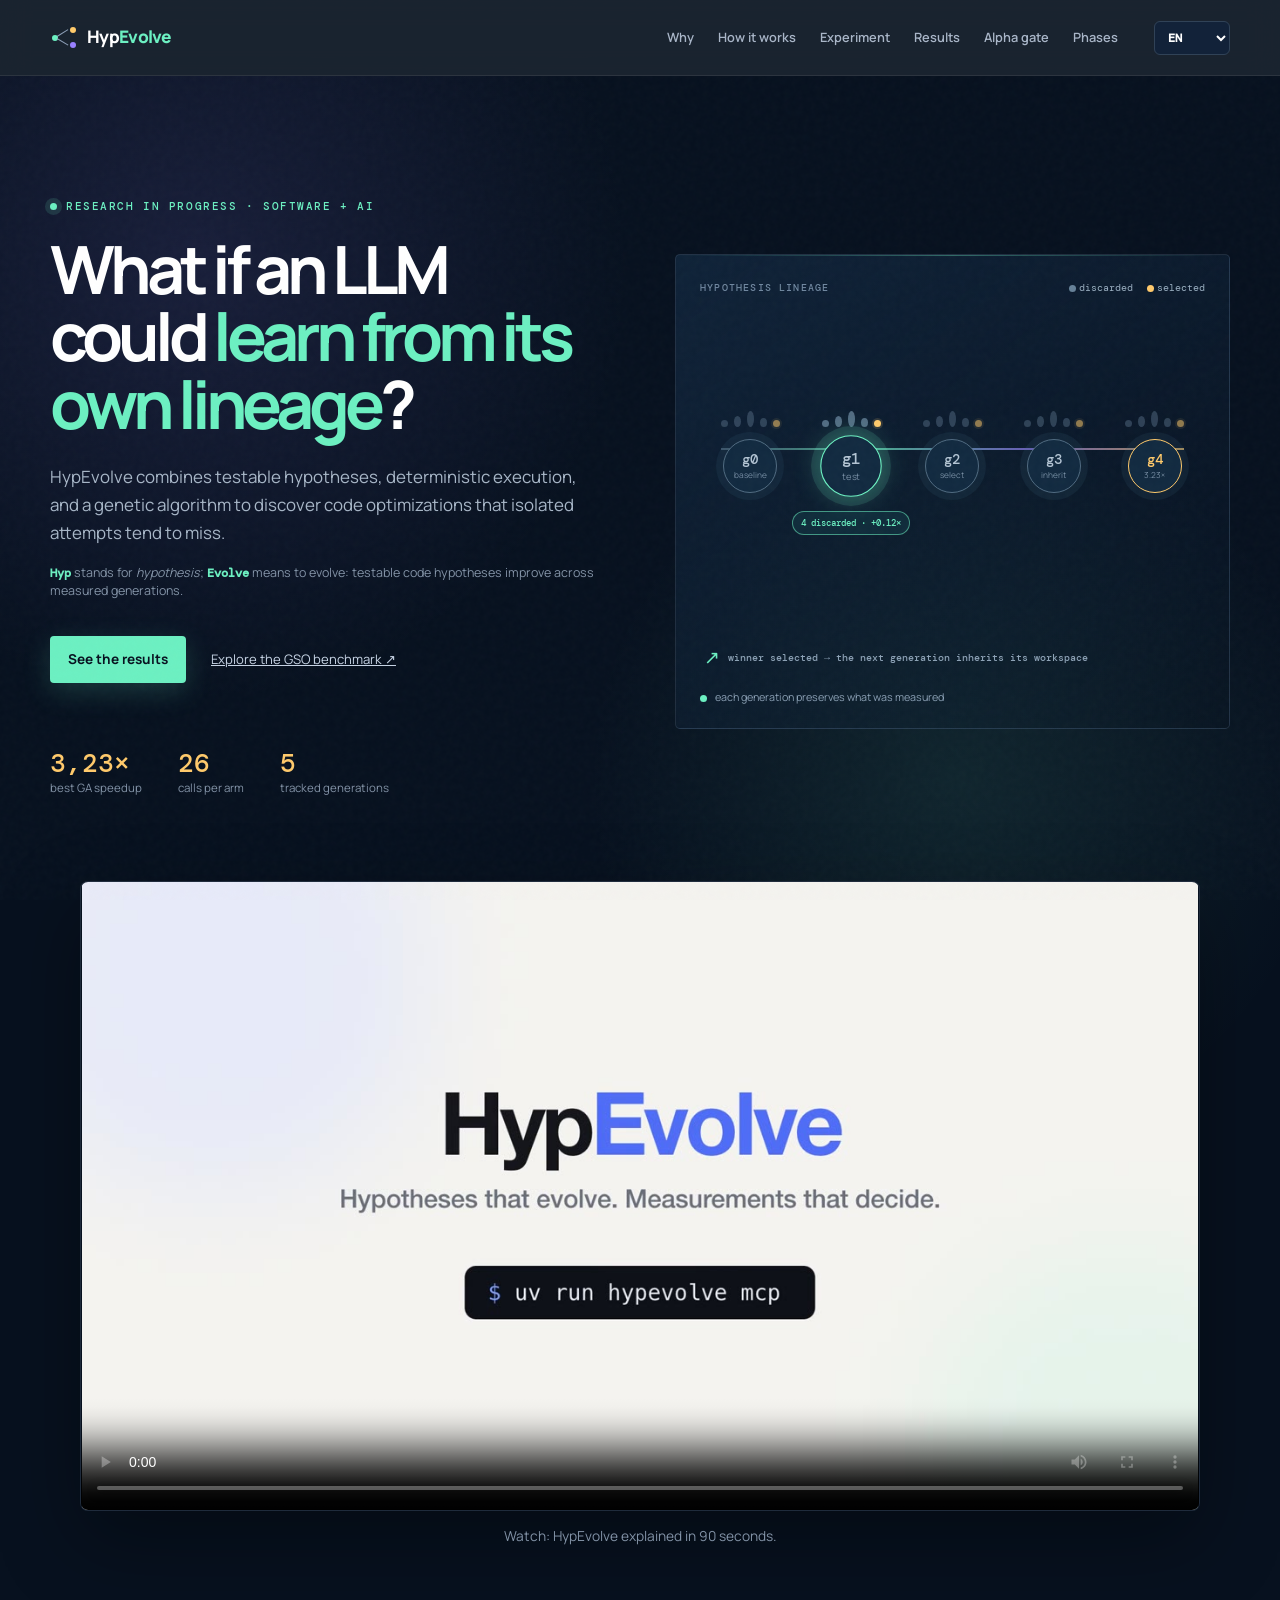
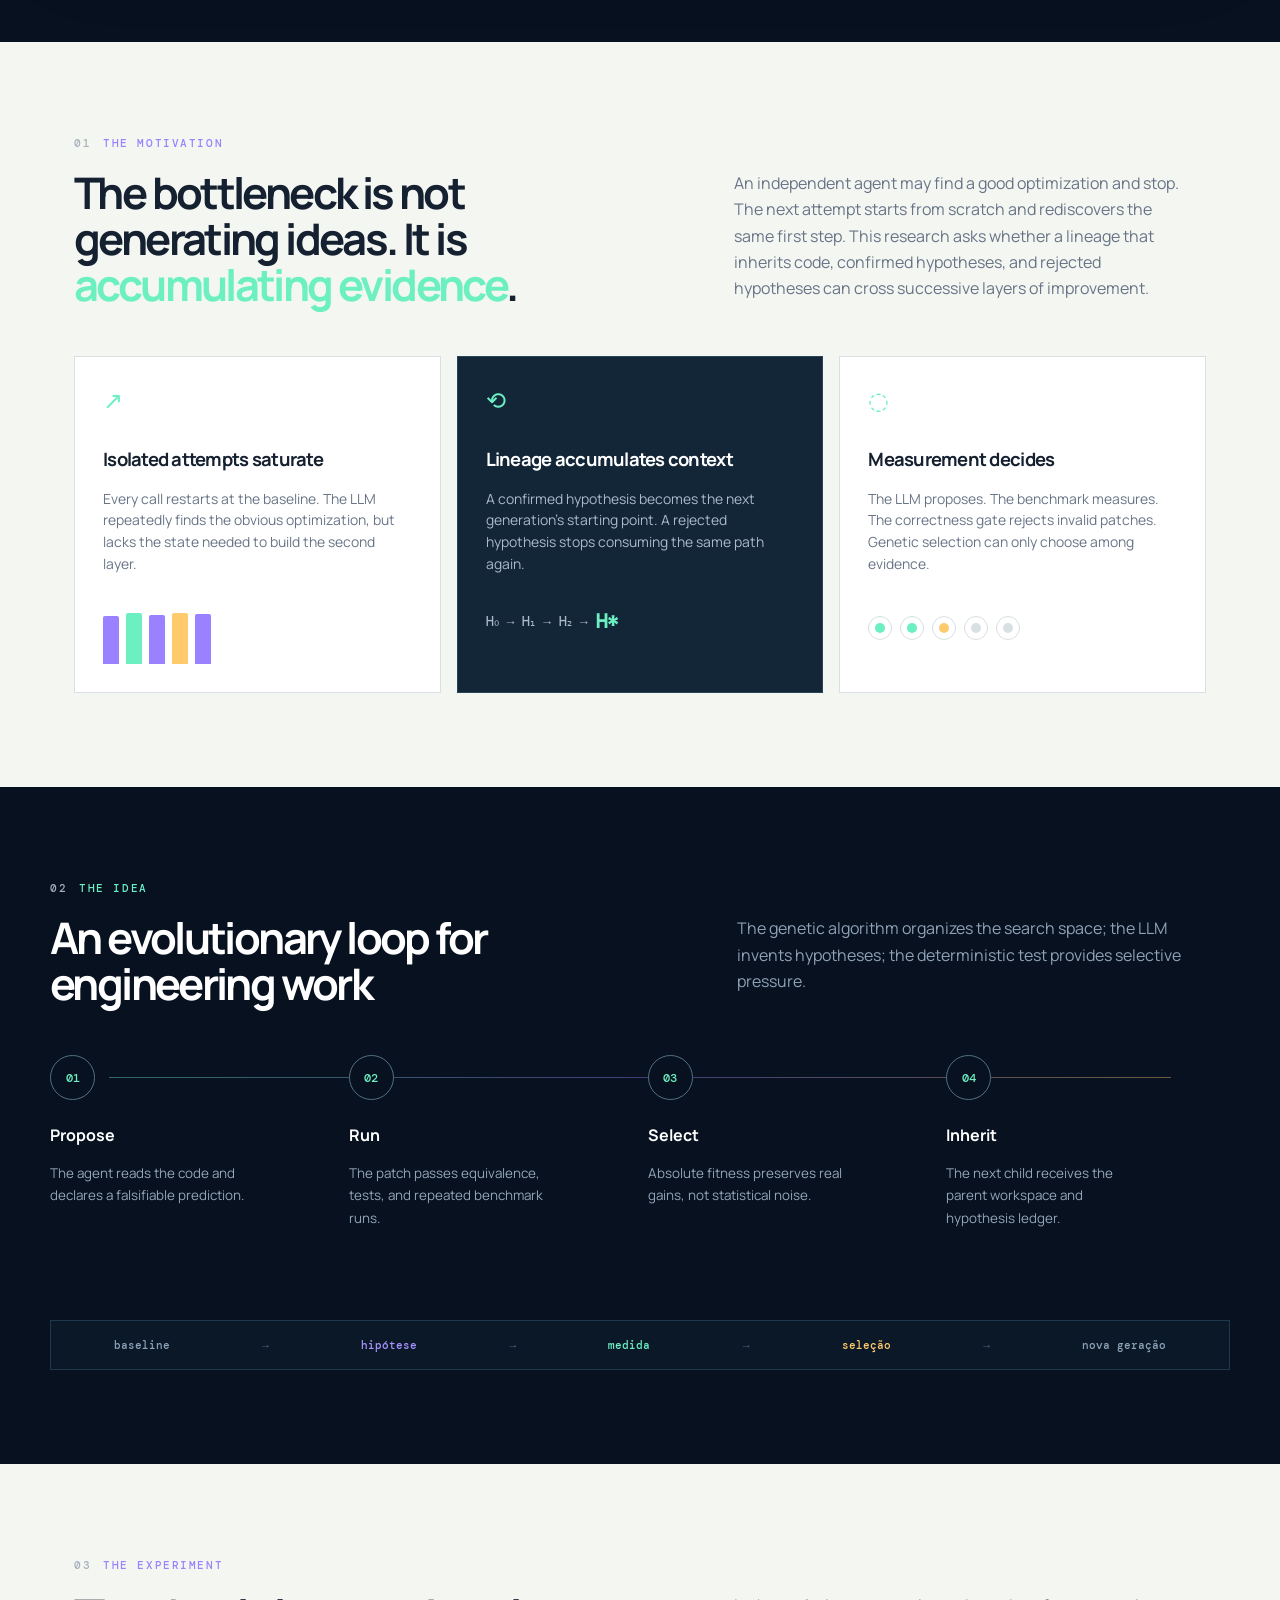
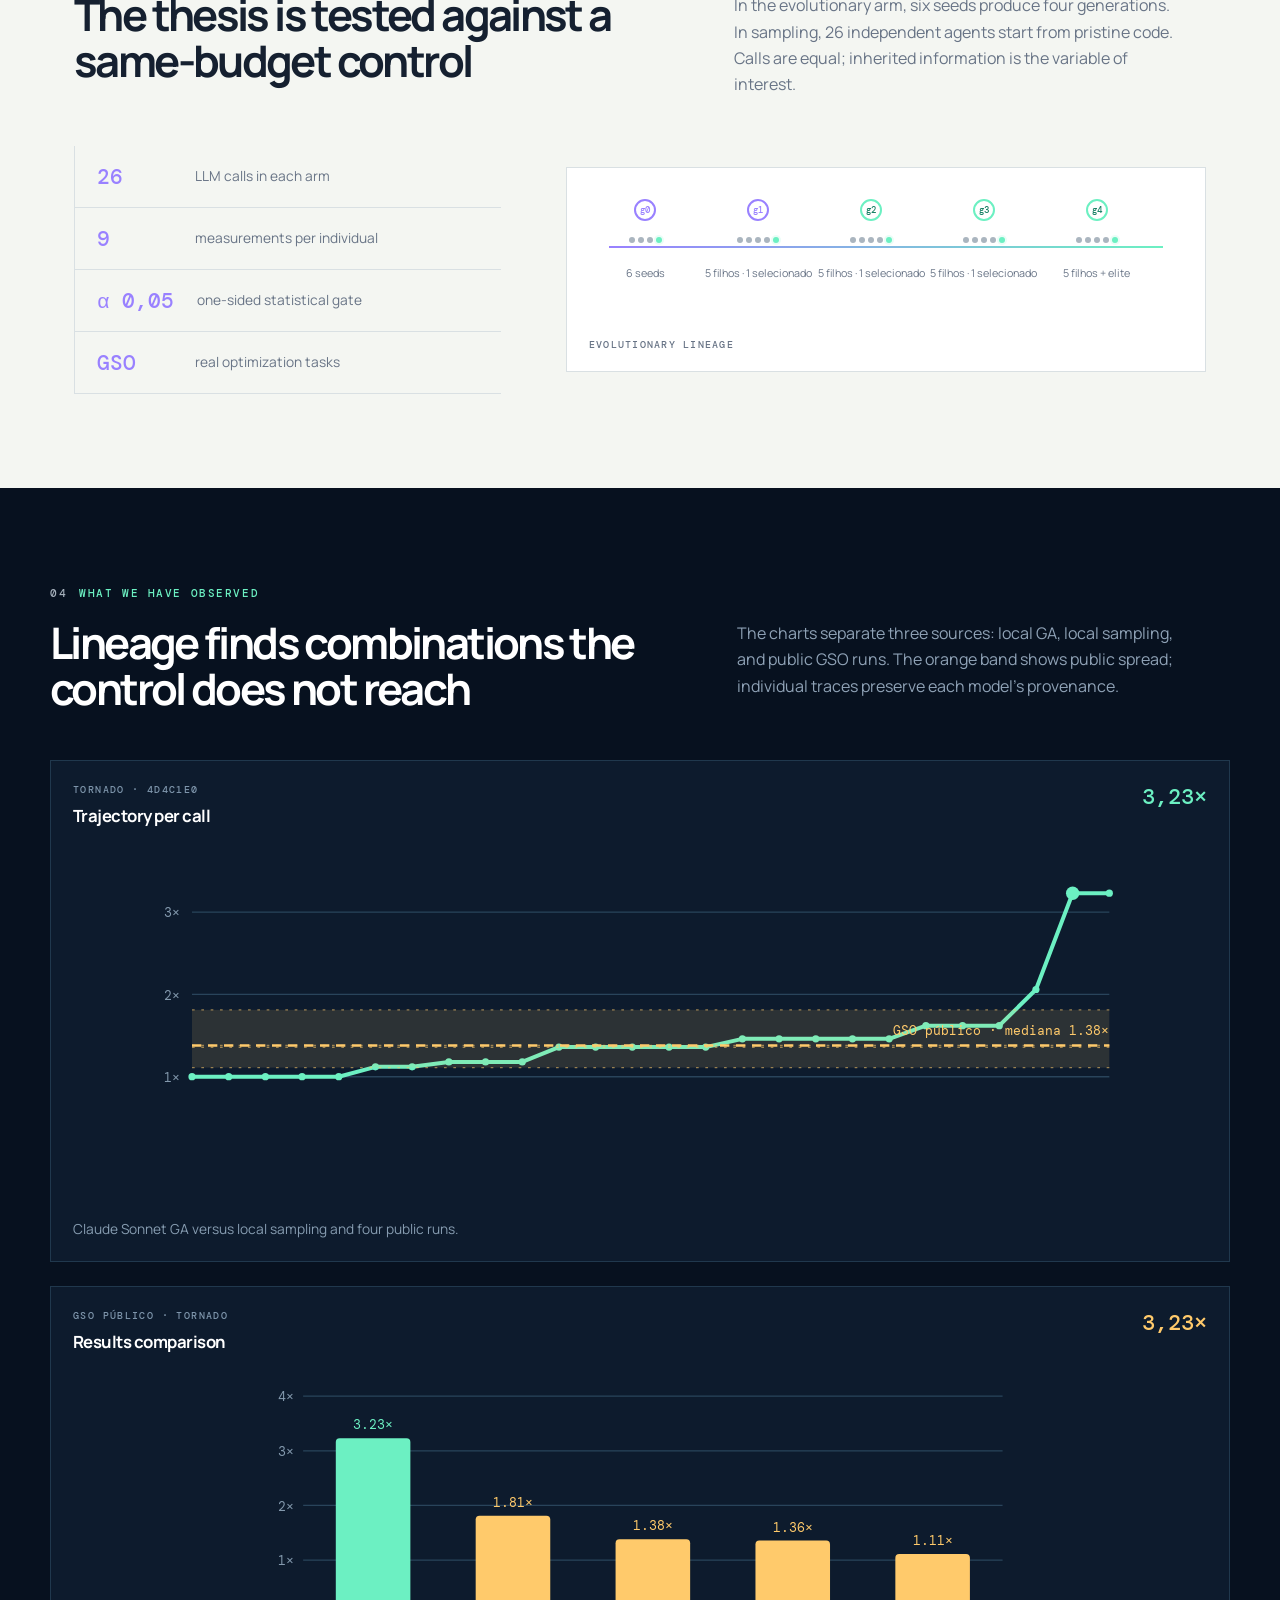
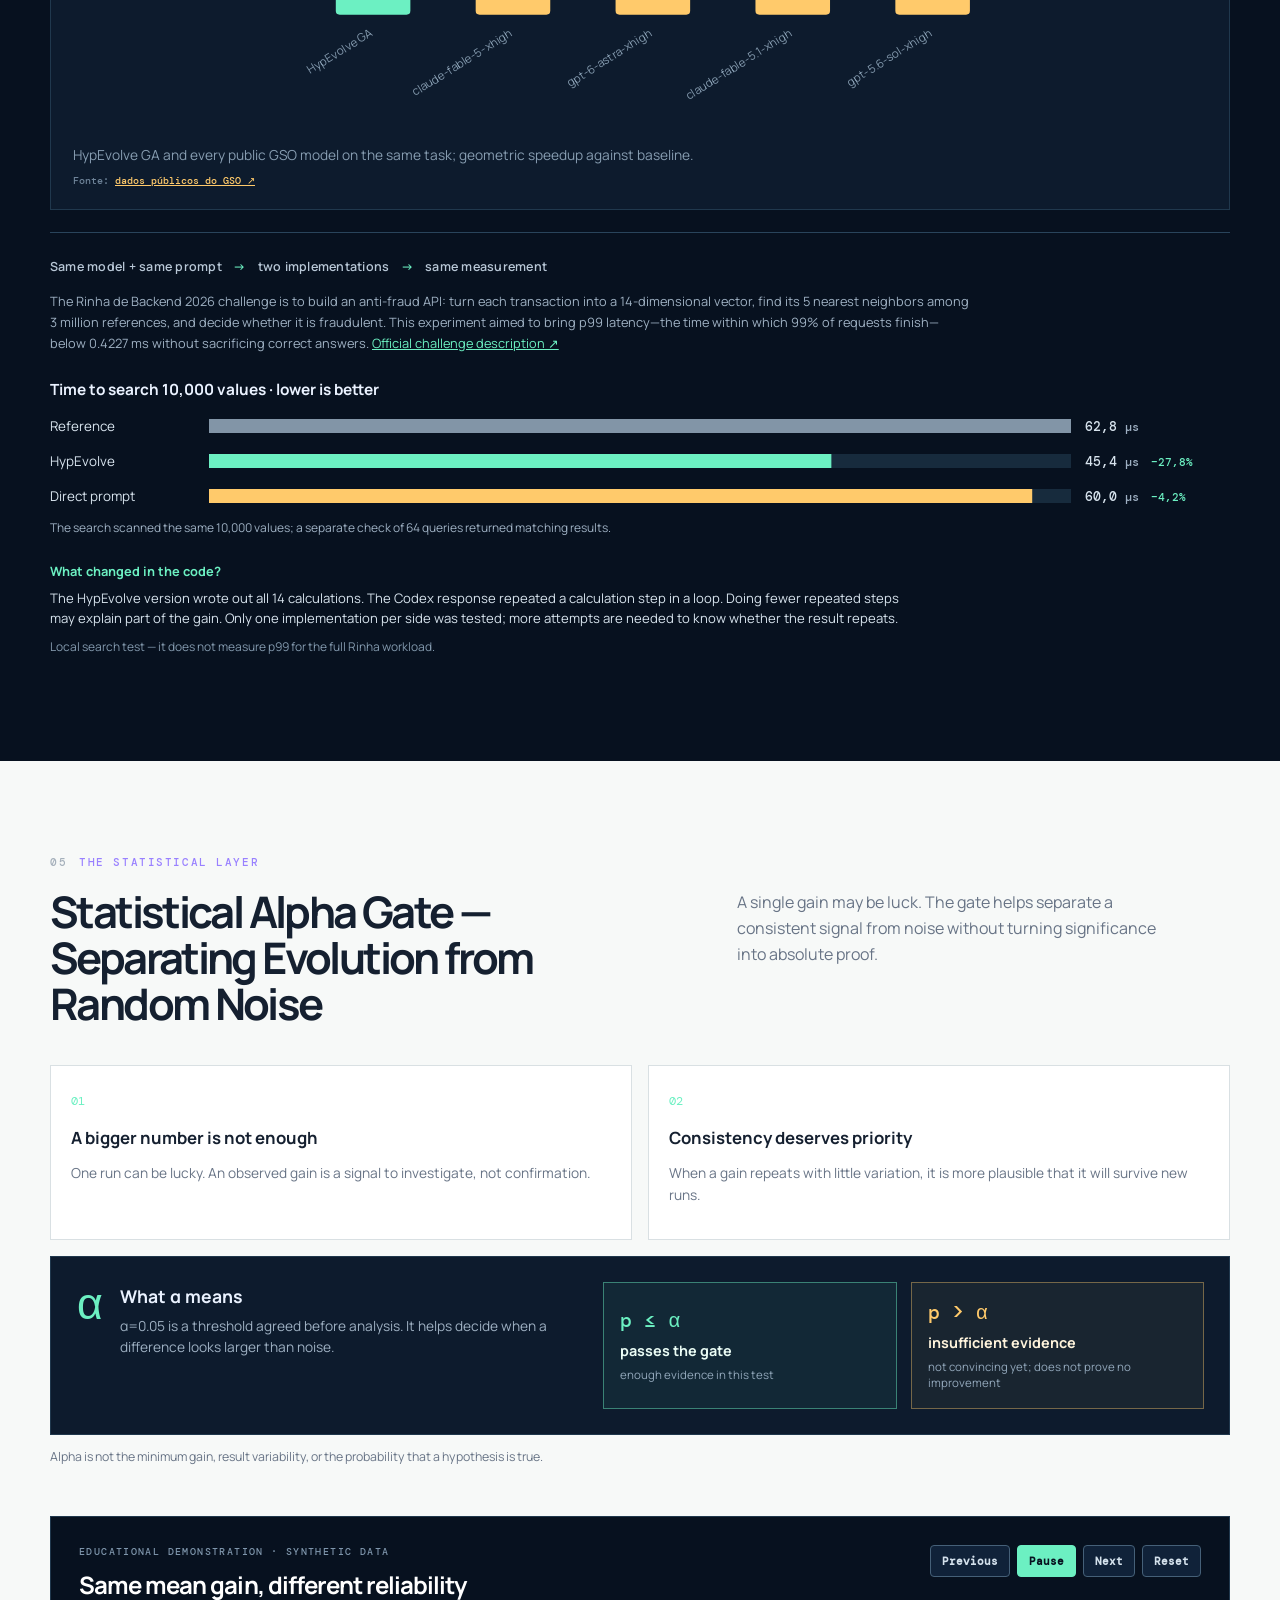
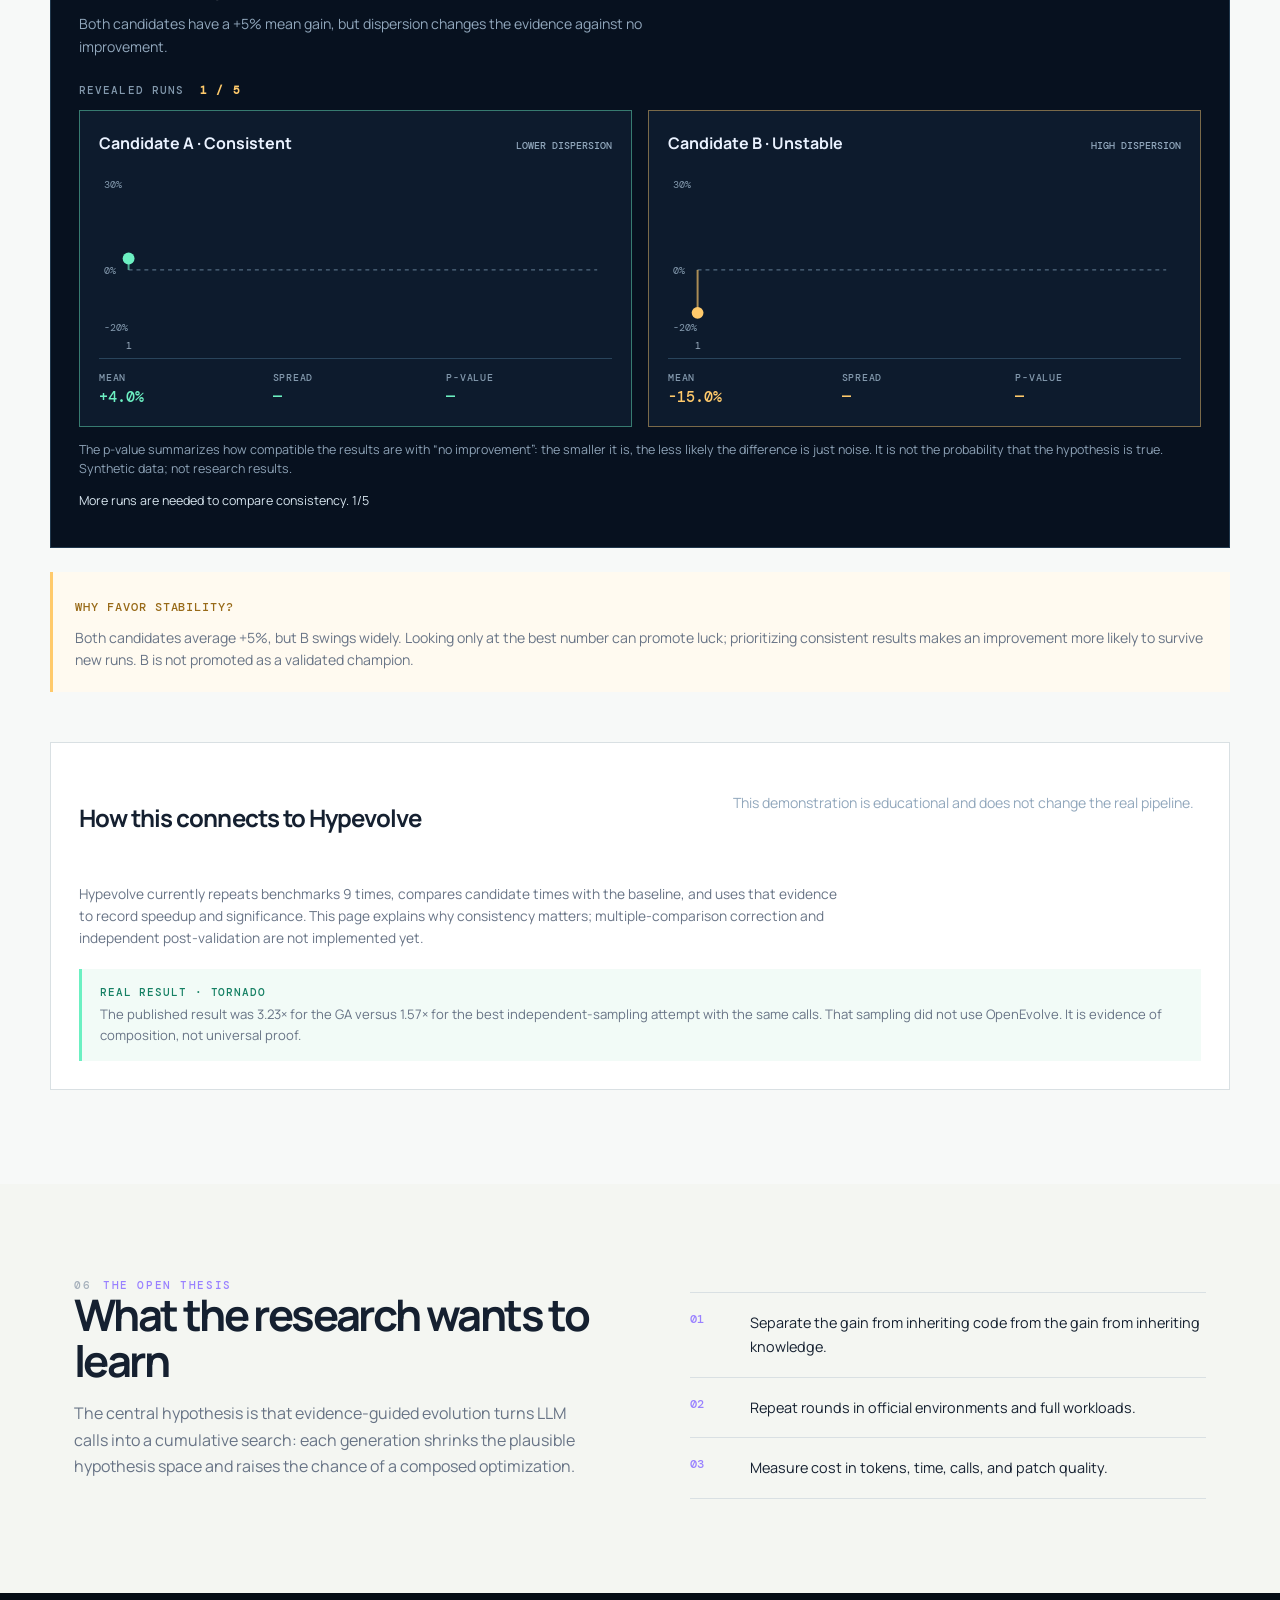
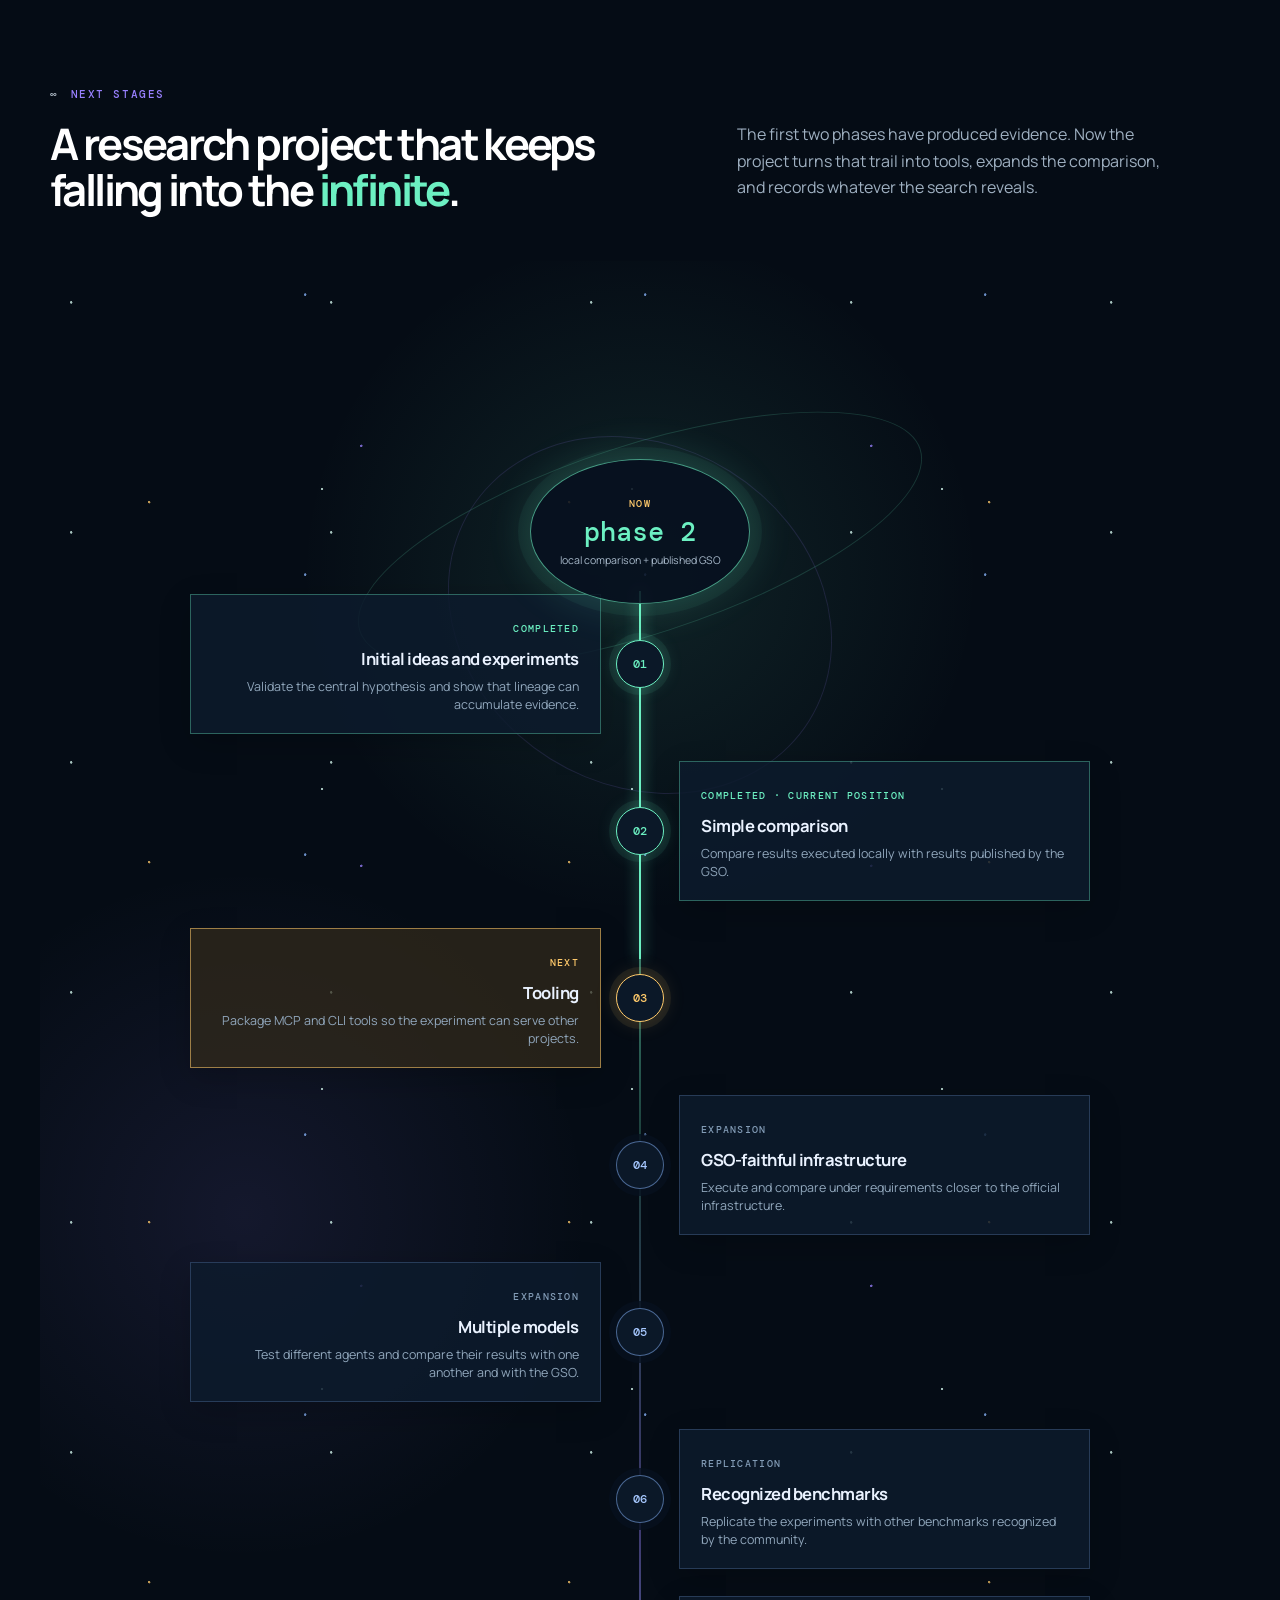
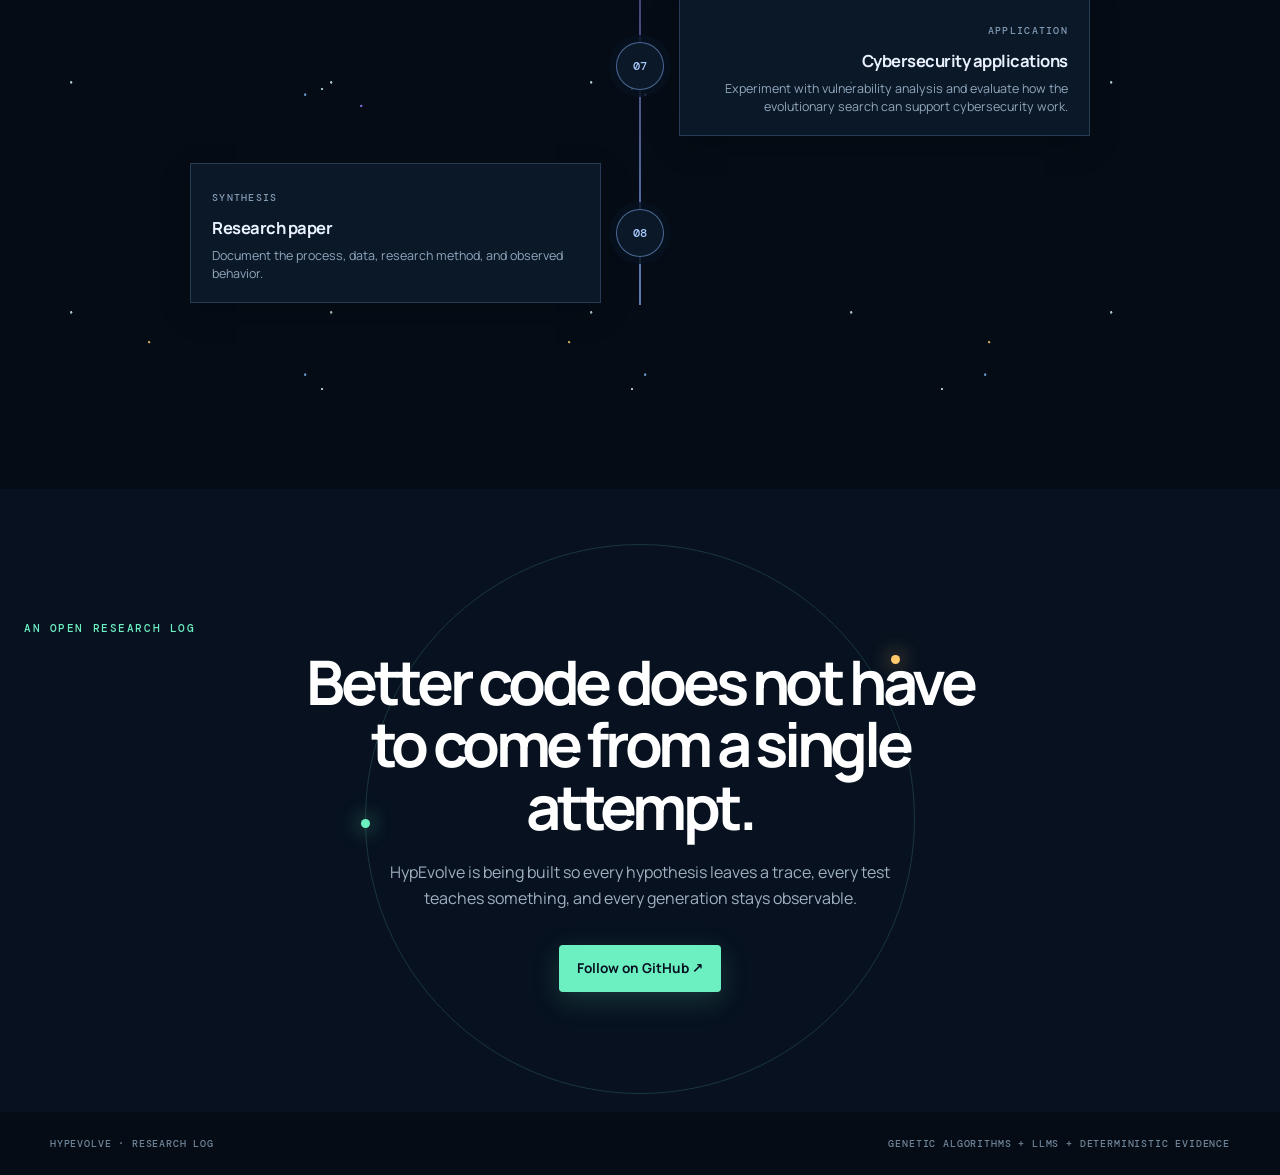
<file: docs/index.html>
<!doctype html>
<html lang="pt-BR">
<head>
  <meta charset="utf-8">
  <meta name="viewport" content="width=device-width, initial-scale=1">
  <meta name="description" content="HypEvolve: pesquisa sobre algoritmos genéticos guiados por LLM para otimização de software.">
  <meta name="theme-color" content="#07111f">
  <link rel="icon" type="image/svg+xml" href="data:image/svg+xml,%3Csvg xmlns='http://www.w3.org/2000/svg' viewBox='0 0 64 64'%3E%3Crect width='64' height='64' rx='16' fill='%2307111f'/%3E%3Ccircle cx='20' cy='32' r='7' fill='%236cf0c2'/%3E%3Ccircle cx='44' cy='18' r='7' fill='%23ffca6b'/%3E%3Ccircle cx='44' cy='46' r='7' fill='%239981ff'/%3E%3Cpath d='M26 30 38 20M26 35 38 44' stroke='%23eaf2ff' stroke-width='4'/%3E%3C/svg%3E">
  <title>HypEvolve — evolução de código guiada por LLM</title>
  <link rel="stylesheet" href="site.css">
</head>
<body>
  <div class="noise"></div>
  <header class="topbar">
    <a class="brand" href="#top" aria-label="HypEvolve home"><span class="brand-mark"><i></i><i></i><i></i></span><span>Hyp<span>Evolve</span></span></a>
    <nav class="nav" aria-label="Primary navigation">
      <a href="#why" data-i18n="navWhy">Por quê</a><a href="#how" data-i18n="navHow">Como funciona</a><a href="#experiment" data-i18n="navExperiment">Experimento</a><a href="#results" data-i18n="navResults">Resultados</a><a href="#alpha-gate" data-i18n="navAlpha">Portão α</a><a href="#roadmap" data-i18n="navRoadmap">Fases</a>
    </nav>
    <label class="language"><span class="sr-only">Language</span><select id="language"><option value="pt">PT</option><option value="en">EN</option><option value="es">ES</option><option value="zh">中文</option><option value="ja">日本語</option></select></label>
  </header>

  <main id="top">
    <section class="hero section-grid reveal">
      <div class="hero-copy">
        <p class="eyebrow"><span class="pulse"></span><span data-i18n="eyebrow">PESQUISA EM ANDAMENTO · SOFTWARE + IA</span></p>
        <h1 data-i18n="heroTitle">E se um LLM pudesse <em>aprender com a própria linhagem</em>?</h1>
        <p class="hero-lede" data-i18n="heroLede">HypEvolve combina hipóteses testáveis, execução determinística e um algoritmo genético para descobrir otimizações de código que uma sequência de tentativas isoladas tende a perder.</p><p class="name-note" data-i18n="nameMeaning"><strong>Hyp</strong> vem de <em>hypothesis</em>; <strong>Evolve</strong> significa evoluir: hipóteses de código testáveis evoluem por gerações medidas.</p>
        <div class="hero-actions"><a class="button primary" href="#results" data-i18n="seeResults">Ver os resultados</a><a class="text-link" href="https://github.com/gso-bench/gso" target="_blank" rel="noreferrer" data-i18n="benchmark">Conhecer o benchmark GSO ↗</a></div>
        <div class="hero-stats"><div><strong>3,23×</strong><span data-i18n="statOne">melhor speedup GA</span></div><div><strong>26</strong><span data-i18n="statTwo">chamadas por braço</span></div><div><strong>5</strong><span data-i18n="statThree">gerações acompanhadas</span></div></div>
      </div>
      <div class="hero-visual evolution-visual" aria-label="Animated evolutionary lineage visualization">
        <div class="evolution-caption"><span class="legend-dot mint"></span><span data-i18n="visualCaption">cada geração preserva o que foi medido</span></div>
        <div class="evolution-head"><span>HYPOTHESIS LINEAGE</span><b><i class="legend-key discarded-key"></i>discarded <i class="legend-key selected-key"></i>selected</b></div>
        <div class="evolution-track" aria-hidden="true">
          <div class="generation-step" data-generation="0"><div class="candidate-points"><i class="discarded"></i><i class="discarded"></i><i class="discarded"></i><i class="discarded"></i><i class="selected"></i></div><div class="generation-node"><b>g0</b><small>baseline</small></div><div class="score-bubble">4 tested · 1 selected</div></div>
          <div class="generation-step" data-generation="1"><div class="candidate-points"><i class="discarded"></i><i class="discarded"></i><i class="discarded"></i><i class="discarded"></i><i class="selected"></i></div><div class="generation-node"><b>g1</b><small>test</small></div><div class="score-bubble">4 discarded · +0.12×</div></div>
          <div class="generation-step" data-generation="2"><div class="candidate-points"><i class="discarded"></i><i class="discarded"></i><i class="discarded"></i><i class="discarded"></i><i class="selected"></i></div><div class="generation-node"><b>g2</b><small>select</small></div><div class="score-bubble">4 discarded · +0.46×</div></div>
          <div class="generation-step" data-generation="3"><div class="candidate-points"><i class="discarded"></i><i class="discarded"></i><i class="discarded"></i><i class="discarded"></i><i class="selected"></i></div><div class="generation-node"><b>g3</b><small>inherit</small></div><div class="score-bubble">4 discarded · +1.06×</div></div>
          <div class="generation-step" data-generation="4"><div class="candidate-points"><i class="discarded"></i><i class="discarded"></i><i class="discarded"></i><i class="discarded"></i><i class="selected"></i></div><div class="generation-node winner"><b>g4</b><small>3.23×</small></div><div class="score-bubble">4 discarded · winner 3.23×</div></div>
        </div>
        <div class="evolution-call"><span class="call-arrow">↗</span><span data-i18n="generationCall">winner selected → next generation inherits its workspace</span></div>
        <div class="scanline"></div>
      </div>
      <figure class="hero-video">
        <video id="hero-video" controls playsinline preload="metadata" poster="media/hypevolve-pt.jpg" src="media/hypevolve-pt.mp4" data-i18n-aria="heroVideoLabel" aria-label="Vídeo explicativo do HypEvolve"></video>
        <figcaption data-i18n="heroVideoCaption">Assista: o HypEvolve explicado em 90 segundos.</figcaption>
      </figure>
    </section>

    <section id="why" class="section reveal">
      <div class="section-kicker"><span>01</span><span data-i18n="whyKicker">A motivação</span></div>
      <div class="section-heading"><h2 data-i18n="whyTitle">O gargalo não é gerar ideias. É <em>acumular evidência</em>.</h2><p data-i18n="whyLead">Um agente independente pode encontrar uma boa otimização e parar. A próxima tentativa começa do zero e redescobre o mesmo primeiro passo. A pesquisa pergunta se uma linhagem que herda código, hipóteses confirmadas e hipóteses refutadas consegue atravessar camadas sucessivas de melhoria.</p></div>
      <div class="motivation-grid"><article class="story-card"><span class="card-icon">↗</span><h3 data-i18n="motOneTitle">Tentativas isoladas saturam</h3><p data-i18n="motOne">Cada chamada reinicia no baseline. O LLM encontra a otimização mais óbvia repetidamente, mas não recebe o estado necessário para construir a segunda camada.</p><div class="mini-bars"><i style="height:78%"></i><i style="height:82%"></i><i style="height:80%"></i><i style="height:83%"></i><i style="height:81%"></i></div></article><article class="story-card accent"><span class="card-icon">⟲</span><h3 data-i18n="motTwoTitle">A linhagem acumula contexto</h3><p data-i18n="motTwo">Uma hipótese confirmada vira o ponto de partida da próxima geração. Uma hipótese refutada deixa de consumir o mesmo caminho outra vez.</p><div class="mini-steps"><span>H₀</span><b>→</b><span>H₁</span><b>→</b><span>H₂</span><b>→</b><strong>H*</strong></div></article><article class="story-card"><span class="card-icon">◌</span><h3 data-i18n="motThreeTitle">A medição decide</h3><p data-i18n="motThree">O LLM propõe. O benchmark mede. O portão de correção elimina patches inválidos. A seleção genética só pode escolher entre evidências.</p><div class="signal"><span></span><span></span><span></span><span></span><span></span></div></article></div>
    </section>

    <section id="how" class="section dark-panel reveal">
      <div class="section-kicker"><span>02</span><span data-i18n="howKicker">A ideia</span></div>
      <div class="section-heading"><h2 data-i18n="howTitle">Um ciclo evolutivo para o trabalho de engenharia</h2><p data-i18n="howLead">O algoritmo genético organiza o espaço de busca; o LLM funciona como inventor de hipóteses; o teste determinístico funciona como pressão seletiva.</p></div>
      <div class="cycle"><div class="cycle-track"></div><article><span>01</span><h3 data-i18n="stepOneTitle">Propor</h3><p data-i18n="stepOne">O agente lê o código e declara uma previsão falsificável.</p></article><article><span>02</span><h3 data-i18n="stepTwoTitle">Executar</h3><p data-i18n="stepTwo">O patch passa por equivalência, testes e benchmark repetido.</p></article><article><span>03</span><h3 data-i18n="stepThreeTitle">Selecionar</h3><p data-i18n="stepThree">O fitness absoluto mantém ganhos reais, não ruído estatístico.</p></article><article><span>04</span><h3 data-i18n="stepFourTitle">Herdar</h3><p data-i18n="stepFour">O próximo filho recebe o workspace e o livro de hipóteses do pai.</p></article></div>
      <div class="code-motif"><span>baseline</span><b>→</b><span class="muted-code">hipótese</span><b>→</b><span class="mint-code">medida</span><b>→</b><span class="gold-code">seleção</span><b>→</b><span>nova geração</span></div>
    </section>

    <section id="experiment" class="section reveal">
      <div class="section-kicker"><span>03</span><span data-i18n="experimentKicker">O experimento</span></div>
      <div class="section-heading"><h2 data-i18n="experimentTitle">A tese é testada contra um controle com o mesmo orçamento</h2><p data-i18n="experimentLead">No braço evolutivo, seis sementes dão origem a quatro gerações. No braço de amostragem, 26 agentes independentes começam do código pristino. O número de chamadas é igual; a informação herdada é a variável de interesse.</p></div>
      <div class="experiment-layout"><div class="protocol"><div class="protocol-row"><strong>26</strong><span data-i18n="protocolCalls">chamadas de LLM em cada braço</span></div><div class="protocol-row"><strong>9</strong><span data-i18n="protocolRepeats">medições por indivíduo</span></div><div class="protocol-row"><strong>α 0,05</strong><span data-i18n="protocolGate">portão estatístico unilateral</span></div><div class="protocol-row"><strong>GSO</strong><span data-i18n="protocolBenchmark">tarefas reais de otimização</span></div></div><div class="timeline-card"><div class="timeline-line"></div><div class="timeline-item"><b>g0</b><div class="timeline-hypotheses"><i class="discarded"></i><i class="discarded"></i><i class="discarded"></i><i class="selected"></i></div><span data-i18n="genZero">6 sementes · 1 elite</span></div><div class="timeline-item"><b>g1</b><div class="timeline-hypotheses"><i class="discarded"></i><i class="discarded"></i><i class="discarded"></i><i class="discarded"></i><i class="selected"></i></div><span>5 filhos · 1 selecionado</span></div><div class="timeline-item"><b>g2</b><div class="timeline-hypotheses"><i class="discarded"></i><i class="discarded"></i><i class="discarded"></i><i class="discarded"></i><i class="selected"></i></div><span>5 filhos · 1 selecionado</span></div><div class="timeline-item"><b>g3</b><div class="timeline-hypotheses"><i class="discarded"></i><i class="discarded"></i><i class="discarded"></i><i class="discarded"></i><i class="selected"></i></div><span>5 filhos · 1 selecionado</span></div><div class="timeline-item"><b>g4</b><div class="timeline-hypotheses"><i class="discarded"></i><i class="discarded"></i><i class="discarded"></i><i class="discarded"></i><i class="selected"></i></div><span>5 filhos + elite</span></div><div class="timeline-label" data-i18n="timelineLabel">linhagem evolutiva · descartados não avançam</div></div></div>
    </section>

    <section id="results" class="section results-section dark-panel reveal">
      <div class="section-kicker"><span>04</span><span data-i18n="resultsKicker">O que já observamos</span></div>
      <div class="section-heading"><h2 data-i18n="resultsTitle">A linhagem encontra combinações que o controle não alcança</h2><p data-i18n="resultsLead">Os gráficos separam três fontes: GA local, amostragem local e execuções públicas do GSO. A faixa laranja mostra a distribuição pública; os pontos individuais preservam a proveniência de cada modelo.</p></div>
      <div class="chart-grid"><figure class="chart-card"><div class="chart-head"><div><span class="chart-label">TORNADO · 4D4C1E0</span><h3 data-i18n="chartLineTitle">Trajetória por chamada</h3></div><span class="chart-value">3,23×</span></div><div id="trajectory-tornado" class="chart" role="img" aria-label="Tornado trajectory chart"></div><figcaption data-i18n="tornadoCaption">GA Claude Sonnet contra amostragem local e quatro execuções públicas.</figcaption></figure><figure class="chart-card"><div class="chart-head"><div><span class="chart-label">GSO PÚBLICO · TORNADO</span><h3 data-i18n="chartBarTitle">HypEvolve contra cada modelo</h3></div><span class="chart-value gold">3,23×</span></div><div id="comparison-tornado" class="chart" role="img" aria-label="Comparação do HypEvolve com cada modelo público do GSO"></div><figcaption data-i18n="tornadoBarCaption">HypEvolve GA e cada modelo público do GSO na mesma tarefa; speedup geométrico contra o baseline.</figcaption><small class="chart-source">Fonte: <a href="https://github.com/gso-bench/gso-experiments/tree/main/results/reports" target="_blank" rel="noreferrer">dados públicos do GSO ↗</a></small></figure></div>
      <div class="rinha-case">
        <p class="rinha-process" data-i18n="rinhaProcess">Mesmo modelo + mesmo prompt <span aria-hidden="true">→</span> dois códigos <span aria-hidden="true">→</span> mesma medição</p>
        <p class="rinha-context" data-i18n="rinhaContext">O desafio Rinha de Backend 2026 é construir uma API antifraude: converter cada transação em um vetor de 14 dimensões, encontrar os 5 vizinhos mais próximos entre 3 milhões de referências e decidir se a compra é fraude. Neste experimento, o objetivo era reduzir o p99 — tempo abaixo do qual 99% das requisições terminam — para menos de 0,4227 ms, sem sacrificar a resposta correta. <a href="https://github.com/zanfranceschi/rinha-de-backend-2026/blob/main/docs/br/README.md" target="_blank" rel="noreferrer">Ver descrição oficial ↗</a></p>
        <figure class="rinha-comparison" aria-labelledby="rinhaChartTitle" aria-describedby="rinhaChartDescription">
          <figcaption id="rinhaChartTitle" data-i18n="rinhaChartTitle">Tempo de uma busca em 10 mil valores · menos é melhor</figcaption>
          <div class="rinha-bars" role="img" data-i18n-aria="rinhaChartDescription" aria-label="Busca de referência: 62,8 microssegundos; HypEvolve: 45,4 microssegundos, 27,8 por cento menos; prompt direto: 60,0 microssegundos, 4,2 por cento menos.">
            <div class="rinha-bar-row"><span data-i18n="rinhaReference">Referência</span><div class="rinha-bar-track"><span class="rinha-bar-fill reference-fill" style="--bar-width:100%"></span></div><strong>62,8 <small>µs</small></strong></div>
            <div class="rinha-bar-row"><span data-i18n="rinhaHypEvolve">HypEvolve</span><div class="rinha-bar-track"><span class="rinha-bar-fill evolve-fill" style="--bar-width:72.2%"></span></div><strong>45,4 <small>µs</small> <em>−27,8%</em></strong></div>
            <div class="rinha-bar-row"><span data-i18n="rinhaDirect">Prompt direto</span><div class="rinha-bar-track"><span class="rinha-bar-fill direct-fill" style="--bar-width:95.5%"></span></div><strong>60,0 <small>µs</small> <em>−4,2%</em></strong></div>
          </div>
          <p class="rinha-check" id="rinhaChartDescription" data-i18n="rinhaCheck">A busca percorreu os mesmos 10 mil valores; 64 consultas de conferência, feitas à parte, deram o mesmo resultado.</p>
        </figure>
        <div class="rinha-reason"><strong data-i18n="rinhaReasonTitle">O que mudou no código?</strong><p data-i18n="rinhaReason">A versão do HypEvolve escreveu as 14 contas diretamente. A resposta do Codex repetia uma etapa de cálculo num ciclo. Fazer menos etapas repetidas pode explicar parte do ganho. Foi testada apenas uma implementação de cada lado; precisamos de mais tentativas para saber se o resultado se repete.</p></div>
        <p class="rinha-scope" data-i18n="rinhaScope">Teste local da busca — não mede o p99 do workload completo da Rinha.</p>
      </div>
    </section>

    <section id="alpha-gate" class="section alpha-gate-section reveal">
      <div class="section-kicker"><span>05</span><span data-i18n="alphaKicker">The statistical layer</span></div>
      <div class="section-heading"><h2 data-i18n="alphaTitle">Statistical Alpha Gate — Separating Evolution from Random Noise</h2><p data-i18n="alphaLead">Nem toda melhoria observada representa uma melhoria real. O portão transforma uma diferença medida em uma decisão auditável, sem transformar significância em prova absoluta.</p></div>
      <div class="alpha-definition-grid">
        <article class="alpha-definition-card"><span class="card-icon">01</span><h3 data-i18n="alphaObservedTitle">Um número maior não basta</h3><p data-i18n="alphaObservedBody">Uma execução pode ter sorte. Ganho observado é um sinal para investigar, não uma confirmação.</p></article>
        <article class="alpha-definition-card"><span class="card-icon">02</span><h3 data-i18n="alphaSignificantTitle">Consistência merece prioridade</h3><p data-i18n="alphaSignificantBody">Quando o ganho se repete com pouca oscilação, fica mais plausível que ele sobreviva a novas execuções.</p></article>
      </div>
      <div class="alpha-rule-panel">
        <div><span class="alpha-symbol">α</span><div><h3 data-i18n="alphaMeaningTitle">What α means</h3><p data-i18n="alphaMeaningBody">α é definido antes da análise. Em um teste individual válido, α=0,05 representa uma taxa de erro tipo I de 5% para rejeitar uma hipótese nula verdadeira sob as premissas do teste.</p></div></div>
        <div class="alpha-rule"><span>p ≤ α</span><strong data-i18n="alphaPass">passa pelo portão</strong><small data-i18n="alphaPassNote">evidência suficiente contra H₀ no teste adotado</small></div>
        <div class="alpha-rule alpha-rule-muted"><span>p &gt; α</span><strong data-i18n="alphaFail">evidência insuficiente</strong><small data-i18n="alphaFailNote">não demonstra que a melhoria inexiste</small></div>
      </div>
      <p class="alpha-caveat" data-i18n="alphaCaveat">Alpha não é ganho mínimo, variabilidade dos resultados nem probabilidade de a hipótese ser verdadeira. No pipeline atual, a implementação compara p &lt; α; a regra p ≤ α acima é a convenção didática de limiar.</p>

      <div class="alpha-demo panel-dark">
        <div class="alpha-demo-head"><div><span class="chart-label" data-i18n="demoLabel">EDUCATIONAL DEMONSTRATION · SYNTHETIC DATA</span><h3 data-i18n="demoTitle">Same mean gain, different reliability</h3><p data-i18n="demoLead">Os dois candidatos têm ganho médio de +5%, mas a dispersão muda a evidência contra uma ausência de melhoria.</p></div><div class="alpha-controls"><button type="button" class="alpha-button" data-alpha-action="prev" data-i18n="previous">Anterior</button><button type="button" class="alpha-button primary" data-alpha-action="toggle" data-i18n="pause">Pausar</button><button type="button" class="alpha-button" data-alpha-action="next" data-i18n="next">Próximo</button><button type="button" class="alpha-button" data-alpha-action="reset" data-i18n="reset">Reiniciar</button></div></div>
        <div class="alpha-progress" role="status" aria-live="polite"><span data-i18n="demoStep">Execuções reveladas</span> <strong id="alpha-demo-step">0 / 5</strong></div>
        <div class="candidate-grid">
          <article class="candidate-card candidate-consistent"><div class="candidate-head"><h4 data-i18n="candidateATitle">Candidate A · Consistent</h4><span data-i18n="candidateAStatus">lower dispersion</span></div><div id="candidate-a-chart" class="candidate-chart" role="img" aria-label="Consistent candidate synthetic gains" data-i18n-aria="candidateAAria"></div><div class="candidate-metrics"><span><small data-i18n="meanLabel">mean</small><b id="candidate-a-mean">—</b></span><span><small data-i18n="spreadLabel">spread</small><b id="candidate-a-spread">—</b></span><span><small data-i18n="pValueLabel">p-value</small><b id="candidate-a-p">—</b></span></div></article>
          <article class="candidate-card candidate-unstable"><div class="candidate-head"><h4 data-i18n="candidateBTitle">Candidate B · Unstable</h4><span data-i18n="candidateBStatus">high dispersion</span></div><div id="candidate-b-chart" class="candidate-chart" role="img" aria-label="Unstable candidate synthetic gains" data-i18n-aria="candidateBAria"></div><div class="candidate-metrics"><span><small data-i18n="meanLabel">mean</small><b id="candidate-b-mean">—</b></span><span><small data-i18n="spreadLabel">spread</small><b id="candidate-b-spread">—</b></span><span><small data-i18n="pValueLabel">p-value</small><b id="candidate-b-p">—</b></span></div></article>
        </div>
        <p class="alpha-demo-caption" data-i18n="demoCaption">O valor-p resume quão compatíveis os resultados são com “nenhuma melhoria”: quanto menor, menos provável que a diferença seja apenas ruído. Ele não é a probabilidade de a hipótese ser verdadeira. Dados sintéticos; não são resultados da pesquisa.</p>
        <p id="alpha-demo-explanation" class="alpha-live-explanation" aria-live="polite"></p>
      </div>
      <div class="alpha-summary-note"><strong data-i18n="stableFocusTitle">Por que favorecer a estabilidade?</strong><p data-i18n="stableFocusBody">Os dois candidatos chegam a +5% na média, mas B oscila muito. Olhar apenas para o melhor número pode promover sorte; priorizar resultados consistentes aumenta a chance de uma melhoria sobreviver a novas execuções. B não é tratado como campeão validado.</p></div>

      <div class="methodology-panel"><div class="section-heading compact"><h3 data-i18n="methodTitle">Como isso se conecta ao Hypevolve</h3><p data-i18n="methodLead">A demonstração é educativa e não altera o pipeline real.</p></div><p class="methodology-short" data-i18n="methodShort">Hoje, o Hypevolve repete os benchmarks 9 vezes, compara os tempos do candidato ao baseline e usa essa evidência para registrar speedup e significância. A página ajuda a entender por que consistência importa; correções para múltiplas comparações e validação independente posterior ainda não estão implementadas.</p><p class="real-evidence-note"><strong data-i18n="realExampleLabel">Resultado real · tornado</strong> <span data-i18n="realExample">O resultado publicado foi 3,23× para o GA contra 1,57× na melhor tentativa de amostragem independente com as mesmas chamadas. Essa amostragem não usou o OpenEvolve. É evidência de composição, não prova universal.</span></p></div>
    </section>

    <section class="section reveal"><div class="section-kicker"><span>06</span><span data-i18n="thesisKicker">A tese em aberto</span></div><div class="thesis-grid"><div><h2 data-i18n="thesisTitle">O que a pesquisa quer descobrir</h2><p data-i18n="thesisLead">A hipótese central é que evolução guiada por evidência transforma chamadas de LLM em uma busca cumulativa: cada geração reduz o espaço de hipóteses plausíveis e aumenta a chance de uma otimização composta.</p></div><ul class="thesis-list"><li><span>01</span><p data-i18n="thesisOne">Separar o ganho de herdar código do ganho de herdar conhecimento.</p></li><li><span>02</span><p data-i18n="thesisTwo">Repetir as rodadas em ambientes oficiais e workloads completos.</p></li><li><span>03</span><p data-i18n="thesisThree">Medir custo em tokens, tempo, chamadas e qualidade do patch.</p></li></ul></div></section>

    <section id="roadmap" class="section roadmap-section reveal">
      <div class="section-kicker"><span>∞</span><span data-i18n="roadmapKicker">Next stages</span></div>
      <div class="section-heading"><h2 data-i18n="roadmapTitle">A research project that keeps falling into the <em>infinite</em>.</h2><p data-i18n="roadmapLead">The first two phases have produced evidence. Now the project turns that trail into tools, expands the comparison, and records whatever the search reveals.</p></div>
      <div class="roadmap-universe" aria-label="Cronograma das fases e objetivos do HypEvolve">
        <div class="roadmap-stars" aria-hidden="true"></div>
        <div class="cosmic-symbol symbol-braces" aria-hidden="true">{ }</div><div class="cosmic-symbol symbol-agent" aria-hidden="true">⌘</div><div class="cosmic-symbol symbol-model" aria-hidden="true">λ</div><div class="cosmic-symbol symbol-loop" aria-hidden="true">∞</div><div class="cosmic-symbol symbol-prompt" aria-hidden="true">∿</div><div class="cosmic-symbol symbol-hypothesis" aria-hidden="true">?</div><div class="cosmic-symbol symbol-token" aria-hidden="true">▦</div><div class="cosmic-symbol symbol-orbit" aria-hidden="true">◌</div><div class="cosmic-symbol symbol-signal" aria-hidden="true">✦</div><div class="cosmic-symbol symbol-branch" aria-hidden="true">↗</div><div class="cosmic-symbol symbol-memory" aria-hidden="true">∴</div><div class="cosmic-symbol symbol-evolve" aria-hidden="true">⟲</div>
        <div class="roadmap-orbit orbit-one" aria-hidden="true"></div><div class="roadmap-orbit orbit-two" aria-hidden="true"></div>
        <div class="roadmap-core"><span class="roadmap-current" data-i18n="roadmapNow">now</span><strong data-i18n="roadmapCurrent">phase 2</strong><span data-i18n="roadmapCurrentDetail">local comparison + published GSO</span></div>
        <div class="roadmap-timeline">
          <div class="roadmap-line" aria-hidden="true"><span></span></div>
          <ol class="roadmap-phases">
            <li class="roadmap-phase phase-done"><div class="phase-card"><small data-i18n="phase1Status">completed</small><h3 data-i18n="phase1Title">Initial ideas and experiments</h3><p data-i18n="phase1Body">Validate the central hypothesis and show that lineage can accumulate evidence.</p></div><span class="phase-marker">01</span><span class="phase-spacer"></span></li>
            <li class="roadmap-phase phase-done phase-current"><span class="phase-spacer"></span><span class="phase-marker">02</span><div class="phase-card"><small data-i18n="phase2Status">completed · current position</small><h3 data-i18n="phase2Title">Simple comparison</h3><p data-i18n="phase2Body">Compare results executed locally with results published by the GSO.</p></div></li>
            <li class="roadmap-phase phase-next"><div class="phase-card"><small data-i18n="phase3Status">next</small><h3 data-i18n="phase3Title">Tooling</h3><p data-i18n="phase3Body">Package MCP and CLI tools so the experiment can serve other projects.</p></div><span class="phase-marker">03</span><span class="phase-spacer"></span></li>
            <li class="roadmap-phase"><span class="phase-spacer"></span><span class="phase-marker">04</span><div class="phase-card"><small data-i18n="phase4Status">expansion</small><h3 data-i18n="phase4Title">GSO-faithful infrastructure</h3><p data-i18n="phase4Body">Execute and compare under requirements closer to the official infrastructure.</p></div></li>
            <li class="roadmap-phase"><div class="phase-card"><small data-i18n="phase5Status">expansion</small><h3 data-i18n="phase5Title">Multiple models</h3><p data-i18n="phase5Body">Test different agents and compare their results with one another and with the GSO.</p></div><span class="phase-marker">05</span><span class="phase-spacer"></span></li>
            <li class="roadmap-phase"><span class="phase-spacer"></span><span class="phase-marker">06</span><div class="phase-card"><small data-i18n="phase6Status">replication</small><h3 data-i18n="phase6Title">Recognized benchmarks</h3><p data-i18n="phase6Body">Replicate the experiments with other benchmarks recognized by the community.</p></div></li>
            <li class="roadmap-phase"><span class="phase-spacer"></span><span class="phase-marker">07</span><div class="phase-card"><small data-i18n="phase7Status">application</small><h3 data-i18n="phase7Title">Cybersecurity applications</h3><p data-i18n="phase7Body">Experiment with vulnerability analysis and evaluate how the evolutionary search can support cybersecurity work.</p></div></li>
            <li class="roadmap-phase"><div class="phase-card"><small data-i18n="phase8Status">synthesis</small><h3 data-i18n="phase8Title">Research paper</h3><p data-i18n="phase8Body">Document the process, data, research method, and observed behavior.</p></div><span class="phase-marker">08</span><span class="phase-spacer"></span></li>
          </ol>
        </div>
      </div>
    </section>

    <section class="closing reveal"><div class="closing-orb"></div><p class="eyebrow" data-i18n="closingEyebrow">UMA PESQUISA ABERTA</p><h2 data-i18n="closingTitle">Código melhor não precisa nascer de uma única tentativa.</h2><p data-i18n="closingText">HypEvolve está sendo construído para que cada hipótese deixe um rastro, cada teste ensine alguma coisa e cada geração seja observável.</p><a class="button primary" href="https://github.com/andrelramos/hypevolve" target="_blank" rel="noreferrer" data-i18n="githubLink">Acompanhar no GitHub ↗</a></section>
  </main>
  <footer class="footer"><span>HypEvolve · research log</span><span data-i18n="footer">Algoritmos genéticos + LLM + evidência determinística</span></footer>
  <script src="site.js"></script>
  <script src="roadmap-translations.js"></script>
</body>
</html>
</file>
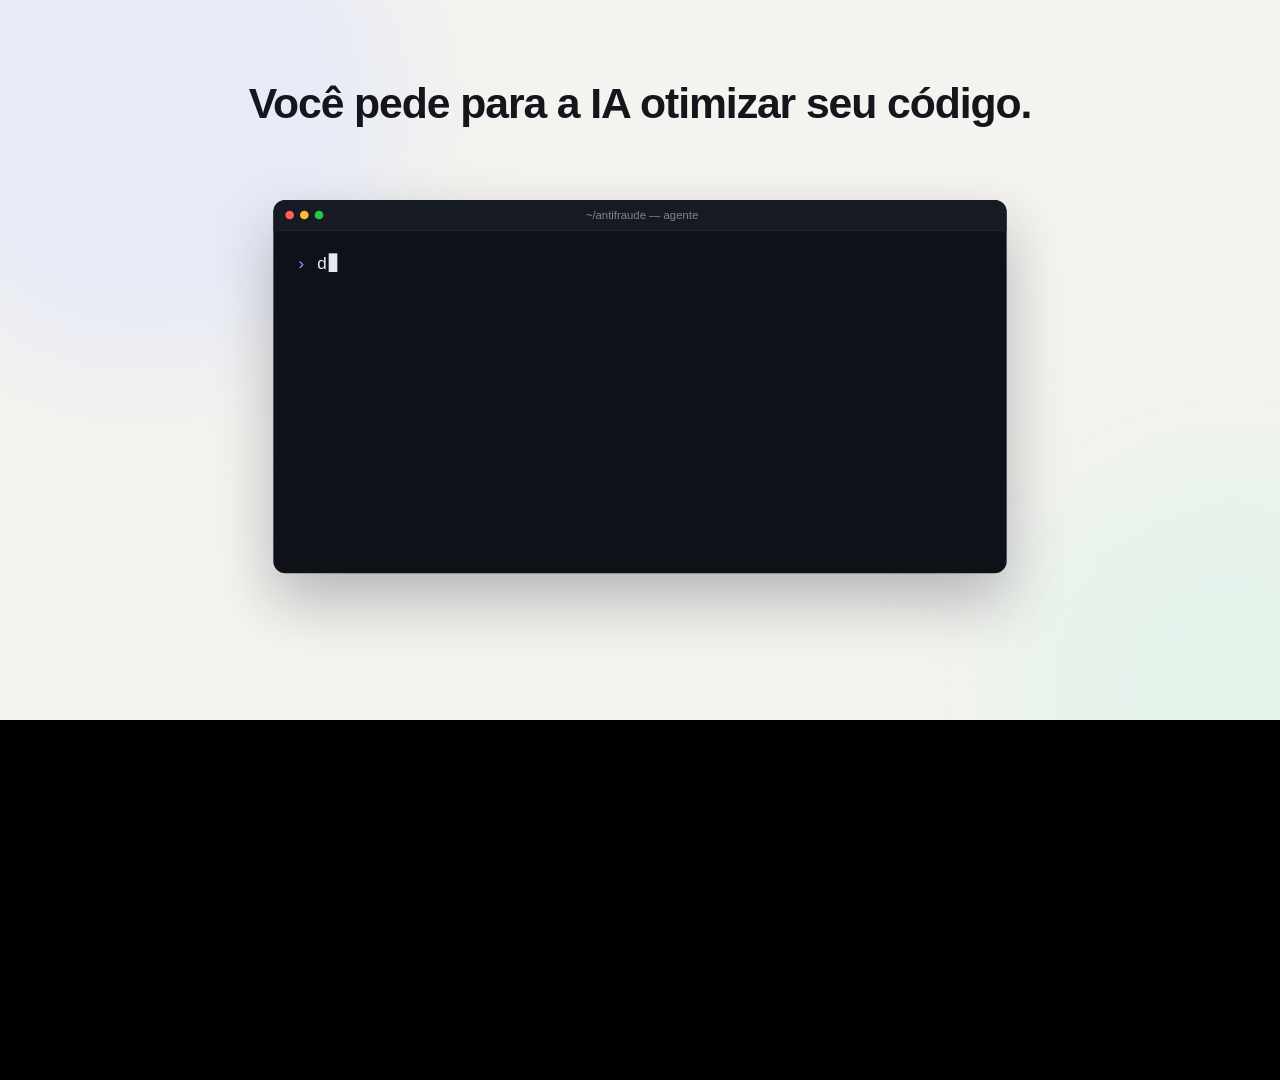
<file: video/index.html>
<!doctype html>
<html lang="pt">
<head>
<meta charset="utf-8">
<title>HypEvolve explainer</title>
<style>
:root{
  --bg:#F4F3EF; --ink:#14161C; --mut:#6A6F7C;
  --acc:#4F6DF5; --acc2:#7C9CFF; --ok:#1FA672; --okp:#51D39A; --bad:#E5484D; --badp:#FF7979;
  --pbg:#10131a; --pcard:#171c27; --pline:#354055; --pink:#e9edff; --pmut:#9aa6c3;
  --sans:-apple-system,"SF Pro Display","Helvetica Neue",Helvetica,Arial,sans-serif;
  --mono:"SF Mono",Menlo,Monaco,monospace;
}
html[lang="zh"]{--sans:-apple-system,"SF Pro Display","PingFang SC","Hiragino Sans GB",sans-serif;--mono:"SF Mono",Menlo,"PingFang SC",monospace}
html[lang="ja"]{--sans:-apple-system,"SF Pro Display","Hiragino Sans","Hiragino Kaku Gothic ProN",sans-serif;--mono:"SF Mono",Menlo,"Hiragino Sans",monospace}
*{box-sizing:border-box}
html,body{margin:0;background:#000;overflow:hidden}
#stage{position:relative;width:1920px;height:1080px;overflow:hidden;background:var(--bg);font-family:var(--sans);color:var(--ink);-webkit-font-smoothing:antialiased}
.blob{position:absolute;border-radius:50%;filter:blur(90px);opacity:.55;will-change:transform}
#b1{width:760px;height:760px;background:#DCE3FF;left:-180px;top:-260px}
#b2{width:680px;height:680px;background:#D9F3E8;right:-200px;bottom:-280px}
.scene{position:absolute;inset:0;display:none}
.head{position:absolute;left:0;right:0;padding:0 100px;text-align:center;margin:0;font-weight:700;letter-spacing:-.025em;font-size:64px;line-height:1.1;white-space:nowrap}
.head .mut{display:block;color:var(--mut);font-weight:500;font-size:.625em;margin-top:14px;letter-spacing:-.01em}
.acc{color:var(--acc)}
#wm,#s7w{font-family:"SF Pro Display",-apple-system,"Helvetica Neue",sans-serif}

/* terminal */
.term{position:absolute;background:#0E1117;border-radius:18px;box-shadow:0 40px 90px rgba(20,22,40,.28),0 0 0 1px rgba(255,255,255,.04) inset;overflow:hidden;color:#E6E9F2;font-family:var(--mono)}
.tbar{height:46px;display:flex;align-items:center;gap:9px;padding:0 18px;background:#161A22;border-bottom:1px solid #232836}
.tbar i{width:13px;height:13px;border-radius:50%;display:block}
.tbar i:nth-child(1){background:#FF5F57}.tbar i:nth-child(2){background:#FEBC2E}.tbar i:nth-child(3){background:#28C840}
.tbar span{flex:1;text-align:center;color:#7D8597;font:500 17px var(--sans);margin-right:60px}
.tbody{padding:30px 34px;font-size:26px;line-height:1.6;white-space:pre}
.pr{color:var(--acc2)} .dim{color:#6E7687} .g{color:var(--okp)} .y{color:#FFCA6B}
.caret{display:inline-block;width:13px;height:28px;background:#E6E9F2;vertical-align:-5px;margin-left:2px}
.lbl{position:absolute;font:600 26px var(--sans);text-align:center;width:520px;color:var(--ink)}
.lbl b{color:var(--ok)}

/* scene 2 */
#wm{position:absolute;left:0;right:0;top:330px;display:flex;justify-content:center;font-weight:800;letter-spacing:-.04em;font-size:170px;line-height:1}
#wm .w{position:relative;display:block}
#wm .w small{position:absolute;left:-60px;right:-60px;top:190px;text-align:center;font:500 34px var(--sans);letter-spacing:0;color:var(--mut)}
#wm .w2{color:var(--acc)}
#ga{position:absolute;left:0;top:0;width:1920px;height:1080px}
#gacap{top:860px;font-size:38px;font-weight:600;letter-spacing:-.01em}
#gacap .mut{font-size:.79em}

/* scene 3 */
#s3l{position:absolute;left:130px;top:250px;width:640px}
#s3l h2{margin:0;font-size:60px;line-height:1.08;letter-spacing:-.025em}
#s3l p{margin:22px 0 0;color:var(--mut);font-size:30px;font-weight:500}
.bul{margin-top:26px;font-size:32px;font-weight:600;display:flex;gap:16px;align-items:flex-start;line-height:1.25}
.bul .ic{flex:0 0 46px;height:46px;border-radius:12px;display:grid;place-items:center;font-size:24px;color:#fff;margin-top:-4px}
.bul small{display:block;font-size:24px;color:var(--mut);font-weight:500;margin-top:4px}
.hl{position:absolute;left:24px;right:24px;height:42px;border-radius:8px;opacity:0}

/* scene 4 */
.card{position:absolute;top:360px;width:385px;height:330px;background:#fff;border-radius:22px;padding:34px 32px;box-shadow:0 20px 50px rgba(20,22,40,.08);border:2px solid transparent}
.card .n{font:700 22px var(--mono);color:var(--acc)}
.card h3{margin:18px 0 14px;font-size:44px;letter-spacing:-.02em;white-space:nowrap}
.card p{margin:0;font-size:25px;line-height:1.38;color:#3C414D;font-weight:500}
.card .ico{position:absolute;right:28px;top:28px;width:56px;height:56px;border-radius:16px;background:#EEF1FF;display:grid;place-items:center;font-size:28px}

/* statistical gate */
.gl2{position:absolute;left:150px;width:440px;font-size:30px;font-weight:700;line-height:1.2}
.gl2 small{display:block;font-size:22px;color:var(--mut);font-weight:500;margin-top:6px}
.gplot{position:absolute;left:620px;width:840px;height:150px;background:#fff;border-radius:18px;box-shadow:0 14px 34px rgba(20,22,40,.07)}
.gv{position:absolute;left:1490px;height:64px;padding:0 24px;border-radius:16px;display:flex;align-items:center;gap:10px;font-size:26px;font-weight:700;white-space:nowrap}
.gv.ok{background:#E5F7EE;color:#0F7A50} .gv.no{background:#FDECEC;color:#B4232A}
.gv span{font:600 22px var(--mono);opacity:.85}
#gnote{position:absolute;right:120px;top:985px;font-size:20px;color:var(--mut)}

/* panel (faithful to hypevolve/server.py _PANEL) */
#win{position:absolute;left:210px;top:180px;width:1500px;height:860px;border-radius:16px;overflow:hidden;background:var(--pbg);box-shadow:0 50px 110px rgba(20,22,40,.30)}
.cbar{height:44px;background:#1D2230;display:flex;align-items:center;gap:9px;padding:0 16px}
.cbar i{width:12px;height:12px;border-radius:50%}
.cbar i:nth-child(1){background:#FF5F57}.cbar i:nth-child(2){background:#FEBC2E}.cbar i:nth-child(3){background:#28C840}
.url{margin-left:22px;flex:1;max-width:620px;height:28px;border-radius:8px;background:#11151E;color:#9aa6c3;font:500 15px var(--sans);display:flex;align-items:center;padding-left:14px}
#pv{position:absolute;left:0;top:44px;width:1100px;transform-origin:0 0;transform:scale(1.3636);color:var(--pink);font:14px var(--sans)}
#pv header{padding:16px 28px;border-bottom:1px solid var(--pline);display:flex;gap:14px;align-items:center}
#pv h1{font-size:20px;margin:0}
#pv .muted{color:var(--pmut)}
#pv .sel{background:#222a3a;color:var(--pink);border:1px solid var(--pline);border-radius:6px;padding:6px 10px;margin-left:auto}
#pv main{padding:16px 24px}
#pv .pc{background:var(--pcard);border:1px solid var(--pline);border-radius:10px;padding:14px 18px;margin-bottom:14px}
#pv .timeline{padding:30px 12px 6px}
#pv .track{position:relative;display:flex;align-items:center;gap:60px}
#pv .track:before{content:"";position:absolute;left:0;right:0;height:3px;background:var(--pline);top:20px}
#pv .generation{position:relative;text-align:center;color:var(--pmut)}
#pv .dots{display:flex;gap:10px;margin-top:10px;justify-content:center}
#pv .dot{z-index:1;width:18px;height:18px;border-radius:50%;background:var(--acc2);border:3px solid var(--pcard)}
#pv .dot.fail{background:var(--badp)}
#pv .detail{display:grid;grid-template-columns:repeat(2,minmax(0,1fr));gap:14px;min-height:280px}
#pv h2{font-size:16px;margin:4px 0 10px} #pv h3{font-size:13px;margin:10px 0 6px}
#pv p{margin:0 0 8px;line-height:1.45}
#pv pre{white-space:pre-wrap;background:#0c0f15;padding:10px 12px;border-radius:7px;margin:0;font:12px var(--mono);line-height:1.5}
#pv .ok{color:var(--okp)} #pv .bad{color:var(--badp)}
#ring{position:absolute;width:34px;height:34px;border-radius:50%;border:3px solid #fff;opacity:0;pointer-events:none}
#cur{position:absolute;left:0;top:0;width:34px;height:34px;opacity:0;filter:drop-shadow(0 4px 6px rgba(0,0,0,.35))}
.ph{top:62px;font-size:52px}

/* scene 6 */
.rc{position:absolute;top:300px;width:790px;height:560px;background:#fff;border-radius:26px;padding:44px 48px;box-shadow:0 24px 60px rgba(20,22,40,.09)}
.rc .k{font:700 19px var(--sans);letter-spacing:.12em;color:var(--mut)}
.rc .row{margin-top:40px}
.rc .row .nm{font-size:27px;font-weight:600;display:flex;justify-content:space-between}
.rc .row .nm b{font-variant-numeric:tabular-nums;font-size:34px}
.rc .bar{margin-top:12px;height:30px;border-radius:9px;background:#EFEEEA;overflow:hidden}
.rc .bar div{height:100%;border-radius:9px;width:0}
.rc .foot{position:absolute;left:48px;right:340px;bottom:44px;font-size:24px;color:var(--mut);font-weight:500;line-height:1.3}
.rc .badge{position:absolute;right:44px;bottom:34px;background:#E5F7EE;color:#0F7A50;font-weight:700;font-size:30px;padding:12px 22px;border-radius:14px;white-space:nowrap}
#s6n{top:905px;font-size:23px;font-weight:500;color:var(--mut);letter-spacing:0}

/* scene 7 */
.chip{position:absolute;top:560px;height:84px;padding:0 34px;border-radius:42px;background:#fff;box-shadow:0 14px 34px rgba(20,22,40,.09);display:flex;align-items:center;font-size:34px;font-weight:600;white-space:nowrap}
.chip i{font-style:normal;margin-right:14px}
#cmd{position:absolute;left:50%;top:660px;height:92px;padding:0 40px;border-radius:20px;background:#0E1117;color:#E6E9F2;font:500 38px var(--mono);display:flex;align-items:center;white-space:pre}
</style>
</head>
<body>
<div id="stage">
  <div class="blob" id="b1"></div><div class="blob" id="b2"></div>

  <!-- 1 · HOOK -->
  <section class="scene" id="s1" data-s="0" data-e="9.5">
    <h1 class="head" id="s1h1" style="top:120px" data-t="s1h1"></h1>
    <h1 class="head" id="s1h2" style="top:120px" data-t="s1h2"></h1>
    <h1 class="head" id="s1h3" style="top:110px" data-t="s1h3"></h1>
    <div class="term" id="s1t0" style="left:410px;top:300px;width:1100px;height:560px">
      <div class="tbar"><i></i><i></i><i></i><span data-t="term1"></span></div>
      <div class="tbody"><span class="pr">› </span><span id="s1typed"></span><span class="caret" id="s1caret"></span><span id="s1think" class="dim"></span><span id="s1ans"></span></div>
    </div>
    <div class="term" id="s1t1" style="left:410px;top:300px;width:1100px;height:560px">
      <div class="tbar"><i></i><i></i><i></i><span data-t="term1"></span></div>
      <div class="tbody" id="s1b1"></div>
    </div>
    <div class="term" id="s1t2" style="left:410px;top:300px;width:1100px;height:560px">
      <div class="tbar"><i></i><i></i><i></i><span data-t="term1"></span></div>
      <div class="tbody" id="s1b2"></div>
    </div>
    <div class="lbl" id="s1l0" style="left:140px;top:770px"></div>
    <div class="lbl" id="s1l1" style="left:700px;top:770px"></div>
    <div class="lbl" id="s1l2" style="left:1260px;top:770px"></div>
  </section>

  <!-- 2 · IDEA -->
  <section class="scene" id="s2" data-s="9.5" data-e="18">
    <h1 class="head" id="s2q" style="top:400px;font-size:84px" data-t="s2q"></h1>
    <div id="wm"><span class="w w1">Hyp<small id="wl1" data-t="wl1"></small></span><span class="w w2">Evolve<small id="wl2" data-t="wl2"></small></span></div>
    <svg id="ga" viewBox="0 0 1920 1080"></svg>
    <h1 class="head" id="gacap" data-t="gacap"></h1>
  </section>

  <!-- 3 · START FROM YOUR AGENT -->
  <section class="scene" id="s3" data-s="18" data-e="28">
    <div id="s3l">
      <h2 id="s3h" data-t="s3h"></h2>
      <p id="s3p" data-t="s3p"></p>
      <div style="height:34px"></div>
      <div class="bul" id="s3b0" style="font-size:30px;color:var(--mut);font-weight:600" data-t="s3b0"></div>
      <div class="bul" id="s3b1"><span class="ic" style="background:var(--ok)">✓</span><span data-t="s3b1"></span></div>
      <div class="bul" id="s3b2"><span class="ic" style="background:var(--acc)">⏱</span><span data-t="s3b2"></span></div>
      <div class="bul" id="s3b3" style="color:var(--acc);font-size:36px;margin-top:40px" data-t="s3b3"></div>
    </div>
    <div class="term" id="s3t" style="left:820px;top:200px;width:980px;height:680px">
      <div class="tbar"><i></i><i></i><i></i><span data-t="term3"></span></div>
      <div class="tbody" style="position:relative;font-size:25px"><div class="hl" id="hl1" style="top:146px;background:rgba(81,211,154,.16)"></div><div class="hl" id="hl2" style="top:186px;background:rgba(124,156,255,.18)"></div><span class="pr">› </span><span id="s3typed"></span><span class="caret" id="s3caret"></span>
<span id="s3call"><span class="y">⏺</span> hypevolve · <b>start_evolution</b></span>
<span id="a0">   <span class="dim">target      </span> ./<span data-t="dir"></span></span>
<span id="a1">   <span class="dim">test_cmd    </span> <span class="g">pytest -q</span></span>
<span id="a2">   <span class="dim">bench_cmd   </span> <span style="color:var(--acc2)">python bench.py</span></span>
<span id="a3">   <span class="dim">generations </span> 4</span>
<span id="a4">   <span class="dim">harness     </span> claude</span>
<span id="s3res">  <span class="dim">↳</span> run-20261013T1304Z · <span class="y">running</span></span></div>
    </div>
  </section>

  <!-- 4 · CYCLE -->
  <section class="scene" id="s4" data-s="28" data-e="36">
    <h1 class="head" id="s4h" style="top:170px" data-t="s4h"></h1>
    <div class="card" id="c0" style="left:130px"><div class="ico">💡</div><div class="n">01</div><h3 data-t="c0h"></h3><p data-t="c0p"></p></div>
    <div class="card" id="c1" style="left:545px"><div class="ico">🧪</div><div class="n">02</div><h3 data-t="c1h"></h3><p data-t="c1p"></p></div>
    <div class="card" id="c2" style="left:960px"><div class="ico">⚖️</div><div class="n">03</div><h3 data-t="c2h"></h3><p data-t="c2p"></p></div>
    <div class="card" id="c3" style="left:1375px"><div class="ico">🧬</div><div class="n">04</div><h3 data-t="c3h"></h3><p data-t="c3p"></p></div>
    <svg id="s4svg" viewBox="0 0 1920 1080" style="position:absolute;inset:0">
      <path id="loop" d="M1567 712 C1567 800 1520 800 1400 800 L520 800 C400 800 322 800 322 712" fill="none" stroke="#4F6DF5" stroke-width="4" stroke-linecap="round"/>
      <path id="loopHead" d="M308 728 L322 708 L336 728" fill="none" stroke="#4F6DF5" stroke-width="4" stroke-linecap="round" stroke-linejoin="round"/>
      <circle id="pulse" r="10" fill="#4F6DF5"/>
    </svg>
    <h1 class="head" id="s4f" style="top:850px;font-size:38px;font-weight:600" data-t="s4f"></h1>
  </section>

  <!-- 4b · STATISTICAL GATE -->
  <section class="scene" id="sg" data-s="36" data-e="43">
    <h1 class="head" id="gh" style="top:130px" data-t="gh"></h1>
    <div class="gl2" id="gla" style="top:405px"><span data-t="candA"></span><small>σ = <span id="sda"></span></small></div>
    <div class="gl2" id="glb" style="top:625px"><span data-t="candB"></span><small>σ = <span id="sdb"></span></small></div>
    <div class="gplot" id="gpa" style="top:380px"></div>
    <div class="gplot" id="gpb" style="top:600px"></div>
    <svg id="gsvg" viewBox="0 0 1920 1080" style="position:absolute;inset:0"></svg>
    <div class="gv ok" id="gva" style="top:423px">✓ <b data-t="gPass"></b><span id="pa"></span></div>
    <div class="gv no" id="gvb" style="top:643px">✗ <b data-t="gBlock"></b><span id="pb"></span></div>
    <h1 class="head" id="gf" style="top:820px;font-size:38px;font-weight:600" data-t="gf"></h1>
    <div id="gnote" data-t="gNote"></div>
  </section>

  <!-- 5 · PANEL -->
  <section class="scene" id="s5" data-s="43" data-e="54">
    <h1 class="head ph" id="p1" data-t="p1"></h1>
    <h1 class="head ph" id="p2" data-t="p2"></h1>
    <h1 class="head ph" id="p3" data-t="p3"></h1>
    <div id="win">
      <div class="cbar"><i></i><i></i><i></i><div class="url">127.0.0.1:8000</div></div>
      <div id="pv">
        <header><h1>HypEvolve</h1><span class="muted" data-t="pSub"></span><span class="sel">tornado-4d4c1e0 · running ▾</span></header>
        <main>
          <section class="pc"><b>tornado-4d4c1e0</b><div class="muted" id="pmeta"></div>
            <div class="timeline"><div class="track" id="ptrack"></div></div>
          </section>
          <section class="pc detail" id="pdetail"></section>
        </main>
      </div>
      <div id="ring"></div>
    </div>
    <svg id="cur" viewBox="0 0 24 24"><path d="M4 2 L4 20 L9 15.5 L12.5 22.5 L15.5 21 L12 14 L19 14 Z" fill="#fff" stroke="#111" stroke-width="1.4" stroke-linejoin="round"/></svg>
  </section>

  <!-- 6 · RESULTS -->
  <section class="scene" id="s6" data-s="54" data-e="61.5">
    <h1 class="head" id="s6h" style="top:150px" data-t="s6h"></h1>
    <div class="rc" id="r0" style="left:140px">
      <div class="k" data-t="r0k"></div>
      <div class="row"><div class="nm">HypEvolve <b id="v0"></b></div><div class="bar"><div id="bar0" style="background:var(--acc)"></div></div></div>
      <div class="row"><div class="nm" style="color:var(--mut)"><span data-t="best"></span> <b id="v1"></b></div><div class="bar"><div id="bar1" style="background:#B9BCC6"></div></div></div>
      <div class="foot" data-t="r0foot"></div>
      <div class="badge" id="bd0" data-t="bd0"></div>
    </div>
    <div class="rc" id="r1" style="left:990px">
      <div class="k" data-t="r1k"></div>
      <div class="row"><div class="nm">HypEvolve <b id="v2"></b></div><div class="bar"><div id="bar2" style="background:var(--ok)"></div></div></div>
      <div class="row"><div class="nm" style="color:var(--mut)"><span data-t="direct"></span> <b id="v3"></b></div><div class="bar"><div id="bar3" style="background:#B9BCC6"></div></div></div>
      <div class="foot" data-t="r1foot"></div>
      <div class="badge" id="bd1" data-t="bd1"></div>
    </div>
    <h1 class="head" id="s6n" data-t="s6n"></h1>
  </section>

  <!-- 7 · POSSIBILITIES + CLOSE -->
  <section class="scene" id="s7" data-s="61.5" data-e="67">
    <h1 class="head" id="s7h" style="top:330px;font-size:86px" data-t="s7h"></h1>
    <div class="chip" id="k0"><i>⚡</i><span data-t="k0"></span></div>
    <div class="chip" id="k1"><i>💸</i><span data-t="k1"></span></div>
    <div class="chip" id="k2"><i>🗄️</i><span data-t="k2"></span></div>
    <div class="chip" id="k3"><i>🧠</i><span data-t="k3"></span></div>
    <div class="chip" id="k4"><i>🛡️</i><span data-t="k4"></span></div>
    <h1 class="head" id="s7w" style="top:330px;font-size:150px;font-weight:800;letter-spacing:-.045em">Hyp<span class="acc">Evolve</span></h1>
    <h1 class="head" id="s7t" style="top:520px;font-size:44px;font-weight:500;color:var(--mut);letter-spacing:-.01em" data-t="s7t"></h1>
    <div id="cmd"><span class="pr" style="color:var(--acc2)">$ </span><span id="cmdt"></span><span class="caret" id="cmdc" style="height:38px;width:18px;vertical-align:-7px"></span></div>
  </section>
</div>

<script src="i18n.js"></script>
<script>
/* ---------- language ---------- */
const LANG = (/[?&]lang=(pt|en|es|zh|ja)\b/.exec(location.search) || [, 'pt'])[1];
const T = window.EXPLAINER_I18N[LANG];
document.documentElement.lang = LANG;
const tr = (key, vars = {}) => T[key].replace(/\{(\w+)\}/g, (_, k) => vars[k]);
const fmt = (v, n) => { const s = v.toFixed(n); return T.decimal === ',' ? s.replace('.', ',') : s; };
document.querySelectorAll('[data-t]').forEach(el => { el.innerHTML = T[el.dataset.t]; });

/* ---------- deterministic micro-engine: everything is a pure function of t ---------- */
// Scene timings are authored on a 67 s grid; SPEED stretches playback for reading time.
const SPEED = 1.3, GATE_LEN = 7, END = 67;
const $ = s => document.querySelector(s);
const E = {
  o3: x => 1 - Math.pow(1 - x, 3),
  o5: x => 1 - Math.pow(1 - x, 5),
  io: x => x < .5 ? 4 * x * x * x : 1 - Math.pow(-2 * x + 2, 3) / 2,
  back: x => { const c1 = 1.5, c3 = c1 + 1; return 1 + c3 * Math.pow(x - 1, 3) + c1 * Math.pow(x - 1, 2); },
};
const K = (t, a, d, e = E.o3) => t <= a ? 0 : t >= a + d ? 1 : e((t - a) / d);
const L = (a, b, p) => a + (b - a) * p;
function fade(el, t, a, b, dy = 28, din = .6, dout = .45) {
  const pi = K(t, a, din), po = b == null ? 0 : K(t, b, dout, E.io);
  el.style.opacity = pi * (1 - po);
  el.style.transform = `translateY(${L(dy, 0, pi) - 14 * po}px)`;
}
// Typing takes a fixed duration in every language so the keyboard ticks in the soundtrack stay in sync.
function typed(el, text, t, a, dur) {
  const chars = [...text], n = t < a ? 0 : Math.min(chars.length, Math.floor((t - a) / dur * chars.length));
  el.textContent = chars.slice(0, n).join('');
  return n >= chars.length;
}
const blink = (el, t, on = true) => { el.style.opacity = on && Math.floor(t * 2.2) % 2 === 0 ? 1 : 0; };
const show = (el, v) => { el.style.display = v ? (el.classList.contains('scene') ? 'block' : '') : 'none'; };
const esc = x => String(x).replace(/[&<>]/g, c => ({ '&': '&amp;', '<': '&lt;', '>': '&gt;' }[c]));

/* ---------- scene 1: static attempt terminals ---------- */
const answer = (fix, from, to, pct) =>
  `<span class="g">  ✓ ${T.done}</span> ${fix}\n<span class="dim">  benchmark:</span> ${fmt(from, 1)} µs → ${fmt(to, 1)} µs  <span class="g">${tr('faster', { p: fmt(pct, 1) + '%' })}</span>`;
const S1_ANSWER = '\n' + answer(T.fix1, 62.8, 60.0, 4.2);
$('#s1b1').innerHTML = `<span class="pr">› </span>${T.prompt1}\n` + answer(T.fix1, 62.8, 60.4, 3.9);
$('#s1b2').innerHTML = `<span class="pr">› </span>${T.prompt1}\n` + answer(T.fix2, 62.8, 60.2, 4.1);
[[4.2], [3.9], [4.1]].forEach(([p], i) => { $('#s1l' + i).innerHTML = `${tr('attempt', { n: i + 1 })} · <b>+${fmt(p, 1)}%</b>`; });

/* ---------- scene 2: GA lineage diagram ---------- */
const GA = { cols: 5, rows: 5, x0: 560, dx: 200, y0: 420, dy: 78, surv: [2, 0, 3, 1, 2], t0: 14.6, step: .62 };
(function buildGA() {
  const svg = $('#ga'); let h = '';
  for (let g = 0; g < GA.cols - 1; g++) for (let r = 0; r < GA.rows; r++) {
    const x1 = GA.x0 + g * GA.dx, y1 = GA.y0 + GA.surv[g] * GA.dy, x2 = x1 + GA.dx, y2 = GA.y0 + r * GA.dy;
    h += `<path class="gl" data-g="${g}" d="M${x1} ${y1} C${x1 + 90} ${y1} ${x2 - 90} ${y2} ${x2} ${y2}" fill="none" stroke="#4F6DF5" stroke-width="2.5" opacity="0"/>`;
  }
  for (let g = 0; g < GA.cols; g++) {
    h += `<text class="gt" data-g="${g}" x="${GA.x0 + g * GA.dx}" y="${GA.y0 - 50}" text-anchor="middle" font-family="SF Mono,Menlo" font-size="22" fill="#6A6F7C" opacity="0">g${g}</text>`;
    for (let r = 0; r < GA.rows; r++)
      h += `<circle class="gd" data-g="${g}" data-r="${r}" cx="${GA.x0 + g * GA.dx}" cy="${GA.y0 + r * GA.dy}" r="17" fill="#4F6DF5" opacity="0"/>`;
  }
  h += `<text id="gwin" x="${GA.x0 + 4 * GA.dx + 40}" y="${GA.y0 + GA.surv[4] * GA.dy + 10}" font-family="${getComputedStyle(document.documentElement).getPropertyValue('--sans')}" font-weight="700" font-size="34" fill="#1FA672" opacity="0">${esc(T.gwin)}</text>`;
  svg.innerHTML = h;
})();
const gaDots = [...document.querySelectorAll('#ga .gd')], gaLines = [...document.querySelectorAll('#ga .gl')], gaTxt = [...document.querySelectorAll('#ga .gt')];
const measureGA = () => gaLines.forEach(p => { const l = p.getTotalLength(); p.dataset.l = l; p.style.strokeDasharray = l; });

/* ---------- scene 5: panel data (layout mirrors hypevolve/server.py) ---------- */
const GENS = [[0,0,1,0,0,0],[0,1,0,0,1],[0,0,1,0,0],[1,0,0,0,0],[0,0,0,1,0]];
(function buildPanel() {
  let id = 1;
  $('#ptrack').innerHTML = GENS.map((g, gi) => `<div class="generation"><b>${tr('pGen', { n: gi })}</b><div class="dots">${g.map(f => `<span class="dot ${f ? 'fail' : ''}" data-i="${id++}"></span>`).join('')}</div><small>${tr('pHyps', { n: g.length })}</small></div>`).join('');
})();
const pDots = [...document.querySelectorAll('#ptrack .dot')], pGens = [...document.querySelectorAll('#ptrack .generation')];
const DETAIL = {
  8: { gen: 1, ok: false, exit: 1, fit: '0 · 0x vs base', test: 'FAIL  protected file modified: prob_script.py', ...T.ind8 },
  24: { gen: 4, ok: true, exit: 0, fit: '3.23 · 3.23x vs base', test: '42 passed in 1.84s', ...T.ind24 },
};
let shownDetail;
function renderDetail(i) {
  if (shownDetail === i) return; shownDetail = i;
  if (i == null) { $('#pdetail').innerHTML = `<span class="muted">${T.pHint}</span>`; return; }
  const x = DETAIL[i];
  $('#pdetail').innerHTML = `<div><h2>${tr('pInd', { i, g: x.gen })}</h2><p><b>${T.pHyp}</b> ${esc(x.hyp)}</p><p>${T.pTest} <span class="${x.ok ? 'ok' : 'bad'}">${x.ok ? T.pPass : T.pFail} (exit ${x.exit})</span></p><p>Fitness: ${x.fit}</p><h3>${T.pPrompt}</h3><pre>${esc(x.prompt)}</pre></div><div><h2>${T.pOut}</h2><pre>${esc(x.out)}</pre><h3>${T.pStdout}</h3><pre class="${x.ok ? 'ok' : 'bad'}">${esc(x.test)}</pre></div>`;
}
const winBox = { x: 210, y: 180 };
function dotCenter(i) {
  const s = $('#stage').getBoundingClientRect(), r = pDots[i - 1].getBoundingClientRect();
  return { x: r.left - s.left + r.width / 2, y: r.top - s.top + r.height / 2 };
}
let DOTPOS = null;

/* ---------- scene 4b: statistical gate (illustrative samples, one-sided t-test vs baseline) ---------- */
const GATE = {
  a: [4.1, 5.6, 4.7, 5.3, 4.4, 5.9, 4.9, 5.2, 4.9], b: [-14, 22, 3, -6, 27, -9, 18, 1, 3],
  sdA: 0.57, sdB: 14.34, pA: '< 0.001', pB: '= 0.16', x0: 660, x1: 1420, lo: -20, hi: 30,
};
const gx = v => GATE.x0 + (v - GATE.lo) / (GATE.hi - GATE.lo) * (GATE.x1 - GATE.x0);
(function buildGate() {
  let h = '';
  [[455, 'a'], [675, 'b']].forEach(([cy, k]) => {
    h += `<line x1="${gx(0)}" x2="${gx(0)}" y1="${cy - 60}" y2="${cy + 60}" stroke="#B9BCC6" stroke-width="3"/>`;
    h += `<line class="gmean" x1="${gx(5)}" x2="${gx(5)}" y1="${cy - 60}" y2="${cy + 60}" stroke="#4F6DF5" stroke-width="3" stroke-dasharray="8 7" opacity="0"/>`;
    GATE[k].forEach((v, i) => { h += `<circle class="gs gs-${k}" data-i="${i}" cx="${gx(v)}" cy="${cy + ((i * 37) % 70) - 35}" r="13" fill="${k === 'a' ? '#1FA672' : '#E5484D'}" opacity="0"/>`; });
  });
  h += `<text x="${gx(0)}" y="782" text-anchor="middle" font-size="20" fill="#6A6F7C" font-family="SF Mono,Menlo" id="gbase">baseline · 0%</text>`;
  h += `<text x="${gx(5)}" y="368" text-anchor="middle" font-size="20" fill="#4F6DF5" font-family="SF Mono,Menlo" class="gmean" opacity="0">${esc(T.gMean)} +5%</text>`;
  $('#gsvg').innerHTML = h;
  $('#sda').textContent = fmt(GATE.sdA, 2) + '%'; $('#sdb').textContent = fmt(GATE.sdB, 2) + '%';
  $('#pa').textContent = 'p ' + GATE.pA.replace('.', T.decimal); $('#pb').textContent = 'p ' + GATE.pB.replace('.', T.decimal);
})();

/* ---------- text fitting: translations differ in length, so shrink instead of overflowing ---------- */
const scenes = [...document.querySelectorAll('.scene')].map(el => ({ el, s: +el.dataset.s, e: +el.dataset.e }));
(function fitText() {
  scenes.forEach(sc => show(sc.el, true));
  document.querySelectorAll('.head').forEach(h => {
    let fs = parseFloat(getComputedStyle(h).fontSize);
    while (h.scrollWidth > h.clientWidth && fs > 18) { fs -= 1; h.style.fontSize = fs + 'px'; }
  });
  document.querySelectorAll('.card').forEach(c => {
    const p = c.querySelector('p'), h = c.querySelector('h3');
    let fs = 25; while (c.scrollHeight > c.clientHeight && fs > 16) { fs -= 1; p.style.fontSize = fs + 'px'; }
    let hs = 44; while (h.scrollWidth > h.clientWidth && hs > 24) { hs -= 1; h.style.fontSize = hs + 'px'; }
  });
  const s3l = $('#s3l'); let hs = 60;
  while (s3l.getBoundingClientRect().bottom > 1000 && hs > 36) { hs -= 2; $('#s3h').style.fontSize = hs + 'px'; }
  const ch = [...document.querySelectorAll('.chip')];
  let w, tot, gap = 26, fs = 34;
  for (;;) {
    w = ch.map(c => c.getBoundingClientRect().width); tot = w.reduce((a, b) => a + b, 0) + gap * (w.length - 1);
    if (tot <= 1760 || fs <= 20) break;
    fs -= 1; ch.forEach(c => { c.style.fontSize = fs + 'px'; c.style.padding = `0 ${Math.round(fs)}px`; });
  }
  let x = (1920 - tot) / 2; ch.forEach((c, i) => { c.style.left = x + 'px'; x += w[i] + gap; });
  scenes.forEach(sc => show(sc.el, false));
})();

/* ---------- the seek function ---------- */
function seek(T_out) {
  const t = T_out / SPEED;
  $('#b1').style.transform = `translate(${Math.sin(t * .23) * 60}px,${Math.cos(t * .19) * 40}px)`;
  $('#b2').style.transform = `translate(${Math.cos(t * .21) * 70}px,${Math.sin(t * .17) * 50}px)`;
  for (const sc of scenes) {
    const on = t >= sc.s && t < sc.e; show(sc.el, on);
    if (on) sc.el.style.opacity = (sc.s === 0 ? 1 : K(t, sc.s, .4, E.io)) * (sc.e >= END ? 1 : 1 - K(t, sc.e - .4, .4, E.io));
  }
  // Scenes 5-7 were authored before the gate scene was inserted, so they run on a grid shifted by GATE_LEN.
  if (t < 9.5) s1(t); else if (t < 18) s2(t); else if (t < 28) s3(t); else if (t < 36) s4(t); else if (t < 43) sGate(t);
  else if (t < 54) s5(t - GATE_LEN); else if (t < 61.5) s6(t - GATE_LEN); else s7(t - GATE_LEN);
}

function s1(t) {
  fade($('#s1h1'), t, .3, 5.0);
  fade($('#s1h2'), t, 5.3, 7.0);
  fade($('#s1h3'), t, 7.3, null);
  const t0 = $('#s1t0');
  const pin = K(t, .1, .8, E.o5), pm = K(t, 5.0, .9, E.io);
  t0.style.opacity = pin;
  t0.style.transform = `translate(${L(0, -560, pm)}px,${L(40, 0, pin) + L(0, -60, pm)}px) scale(${L(.96, 1, pin) * L(1, .48, pm)})`;
  const done = typed($('#s1typed'), T.prompt1, t, 1.0, 1.6);
  blink($('#s1caret'), t, !done || t < 2.9);
  $('#s1think').textContent = t >= 2.9 && t < 3.8 ? '\n  ' + '✻✶✳✢'[Math.floor(t * 8) % 4] + ' ' + T.think : '';
  $('#s1ans').style.opacity = K(t, 3.8, .35);
  $('#s1ans').innerHTML = t >= 3.8 ? S1_ANSWER : '';
  [['#s1t1', 5.7, 0], ['#s1t2', 6.1, 560]].forEach(([id, a, x]) => {
    const p = K(t, a, .7, E.o5), el = $(id);
    el.style.opacity = p; el.style.transform = `translate(${x}px,${L(30, -60, p)}px) scale(.48)`;
  });
  const dim = K(t, 7.3, .8);
  ['#s1t0', '#s1t1', '#s1t2'].forEach(id => $(id).style.filter = `grayscale(${dim}) brightness(${1 - .25 * dim})`);
  ['#s1l0', '#s1l1', '#s1l2'].forEach((id, i) => fade($(id), t, 6.4 + i * .25, null, 16));
}

function s2(t) {
  fade($('#s2q'), t, 9.7, 11.9, 30, .8);
  const wm = $('#wm'), w1 = wm.querySelector('.w1'), w2 = wm.querySelector('.w2');
  const pin = K(t, 12.1, .7, E.o5), pj = K(t, 13.4, .7, E.io), pu = K(t, 14.1, .8, E.io);
  wm.style.opacity = pin;
  w1.style.transform = `translateX(${L(-70, 0, pj)}px)`; w2.style.transform = `translateX(${L(70, 0, pj)}px)`;
  wm.style.transform = `translateY(${L(30, 0, pin) + L(0, -235, pu)}px) scale(${L(1, .55, pu)})`;
  ['#wl1', '#wl2'].forEach((id, i) => { $(id).style.opacity = K(t, 12.5 + i * .25, .5) * (1 - K(t, 13.3, .3)); });
  gaTxt.forEach(el => el.setAttribute('opacity', K(t, GA.t0 + el.dataset.g * GA.step, .4)));
  gaDots.forEach(el => {
    const g = +el.dataset.g, r = +el.dataset.r, a = GA.t0 + g * GA.step + r * .04;
    const pin = K(t, a, .45, E.back), sel = r === GA.surv[g], judged = K(t, a + .45, .3);
    el.setAttribute('r', 17 * pin * (sel ? L(1, 1.25, judged) : 1));
    el.setAttribute('opacity', K(t, a, .2) * (sel ? 1 : L(1, .18, judged)));
    el.setAttribute('fill', sel && g === 4 ? '#1FA672' : '#4F6DF5');
  });
  if (!(+gaLines[0].dataset.l > 0)) measureGA();
  gaLines.forEach(el => {
    const g = +el.dataset.g, p = K(t, GA.t0 + g * GA.step + .55, .45, E.io);
    el.setAttribute('opacity', p > 0 ? .45 : 0); el.style.strokeDashoffset = el.dataset.l * (1 - p);
  });
  $('#gwin').setAttribute('opacity', K(t, GA.t0 + 4 * GA.step + .7, .4));
  fade($('#gacap'), t, 15.0, null, 24, .7);
}

function s3(t) {
  fade($('#s3h'), t, 18.2, null); fade($('#s3p'), t, 18.6, null);
  const tm = $('#s3t'), p = K(t, 18.1, .8, E.o5);
  tm.style.opacity = p; tm.style.transform = `translateX(${L(60, 0, p)}px)`;
  typed($('#s3typed'), T.prompt3, t, 18.8, 1.47);
  blink($('#s3caret'), t, t < 20.4);
  const v = (id, a) => { $(id).style.opacity = K(t, a, .3); };
  v('#s3call', 20.5); ['#a0', '#a1', '#a2', '#a3', '#a4'].forEach((id, i) => v(id, 20.9 + i * .22)); v('#s3res', 22.3);
  fade($('#s3b0'), t, 22.7, null, 18);
  fade($('#s3b1'), t, 23.3, null, 18); fade($('#s3b2'), t, 24.6, null, 18); fade($('#s3b3'), t, 26.1, null, 18);
  $('#hl1').style.opacity = K(t, 23.3, .4) * (1 - K(t, 24.5, .4));
  $('#hl2').style.opacity = K(t, 24.6, .4) * (1 - K(t, 26.0, .4));
}

function s4(t) {
  fade($('#s4h'), t, 28.2, null);
  ['#c0', '#c1', '#c2', '#c3'].map(s => $(s)).forEach((c, i) => {
    const a = 28.6 + i * 1.1, p = K(t, a, .7, E.o5);
    c.style.opacity = p; c.style.transform = `translateY(${L(50, 0, p)}px)`;
    const hot = t > 32.9 ? Math.max(0, 1 - Math.abs(((t - 32.9) / .5) % 4 - i) * 1.4) : (t > a && t < a + 1.1 ? 1 - K(t, a + .6, .5) : 0);
    c.style.borderColor = `rgba(79,109,245,${hot})`;
    c.style.boxShadow = `0 20px 50px rgba(20,22,40,.08), 0 0 0 ${6 * hot}px rgba(79,109,245,.12)`;
  });
  const loop = $('#loop'), len = loop.getTotalLength(), pl = K(t, 32.6, 1.0, E.io);
  loop.style.strokeDasharray = len; loop.style.strokeDashoffset = len * (1 - pl);
  $('#loopHead').style.opacity = K(t, 33.5, .2);
  const pp = t > 33.6 ? ((t - 33.6) / 1.6) % 1 : -1, pulse = $('#pulse');
  if (pp >= 0) { const pt = loop.getPointAtLength(len * pp); pulse.setAttribute('cx', pt.x); pulse.setAttribute('cy', pt.y); pulse.setAttribute('opacity', Math.sin(pp * Math.PI)); }
  else pulse.setAttribute('opacity', 0);
  fade($('#s4f'), t, 33.8, null, 20);
}

function sGate(t) {
  fade($('#gh'), t, 36.2, null);
  ['#gla', '#glb'].forEach((id, i) => fade($(id), t, 36.6 + i * .2, null, 16));
  ['#gpa', '#gpb'].forEach((id, i) => { const p = K(t, 36.6 + i * .2, .6, E.o5), el = $(id); el.style.opacity = p; el.style.transform = `scaleX(${L(.9, 1, p)})`; });
  $('#gbase').setAttribute('opacity', K(t, 36.9, .4));
  document.querySelectorAll('#gsvg line:not(.gmean)').forEach(l => l.setAttribute('opacity', K(t, 36.9, .4)));
  document.querySelectorAll('.gs').forEach(c => {
    const i = +c.dataset.i, a = 37.2 + i * .2 + (c.classList.contains('gs-b') ? .1 : 0);
    c.setAttribute('opacity', K(t, a, .2) * .85); c.setAttribute('r', 13 * K(t, a, .35, E.back));
  });
  document.querySelectorAll('.gmean').forEach(l => l.setAttribute('opacity', K(t, 39.2, .4)));
  ['#gva', '#gvb'].forEach((id, i) => { const a = 39.7 + i * .5, p = K(t, a, .5, E.back), el = $(id); el.style.opacity = K(t, a, .2); el.style.transform = `scale(${L(.6, 1, p)})`; });
  fade($('#gf'), t, 40.6, null, 20);
  $('#gnote').style.opacity = K(t, 40.8, .4);
}

function s5(t) {
  fade($('#p1'), t, 36.3, 39.7); fade($('#p2'), t, 40.0, 42.7); fade($('#p3'), t, 43.0, null);
  const w = $('#win'), p = K(t, 36.1, .9, E.o5);
  w.style.opacity = p; w.style.transform = `translateY(${L(70, 0, p)}px) scale(${L(.96, 1, p)})`;
  pGens.forEach((g, gi) => {
    const a = 36.7 + gi * .55; g.style.opacity = K(t, a, .35);
    g.querySelectorAll('.dot').forEach((d, j) => { d.style.transform = `scale(${K(t, a + .1 + j * .06, .3, E.back)})`; });
  });
  $('#pmeta').textContent = tr('pMeta', { n: Math.max(1, Math.min(5, Math.floor((t - 36.7) / .55) + 1)) });
  if (!DOTPOS) { const saved = w.style.transform; w.style.transform = 'none'; DOTPOS = { 8: dotCenter(8), 24: dotCenter(24) }; w.style.transform = saved; }
  // cursor path: enter → dot 8 (click 40.4) → dot 24 (click 43.3)
  const c = $('#cur'), A = { x: 1500, y: 1000 }, B = DOTPOS[8], C = DOTPOS[24];
  const m1 = K(t, 39.3, 1.0, E.io), m2 = K(t, 42.1, 1.1, E.io);
  let x = L(A.x, B.x, m1), y = L(A.y, B.y, m1); x = L(x, C.x, m2); y = L(y, C.y, m2);
  const press = a => t > a && t < a + .18 ? .86 : 1;
  c.style.opacity = K(t, 39.2, .3);
  c.style.transform = `translate(${x - 6}px,${y - 4}px) scale(${press(40.4) * press(43.3)})`;
  const ring = $('#ring'), clickAt = t >= 43.3 ? 43.3 : 40.4, tgt = t >= 43.3 ? C : B, rp = K(t, clickAt, .5, E.o3);
  ring.style.opacity = t >= 40.4 ? (1 - rp) : 0;
  ring.style.left = (tgt.x - winBox.x - 17) + 'px'; ring.style.top = (tgt.y - winBox.y - 17) + 'px';
  ring.style.transform = `scale(${L(.6, 2.2, rp)})`;
  ring.style.borderColor = t >= 43.3 ? '#7c9cff' : '#ff7979';
  renderDetail(t >= 43.3 ? 24 : t >= 40.4 ? 8 : null);
  $('#pdetail').style.opacity = t >= 40.4 ? K(t, clickAt, .25) * .7 + .3 : 1;
  pDots.forEach(d => d.style.boxShadow = 'none');
  if (t >= 40.4) pDots[(t >= 43.3 ? 24 : 8) - 1].style.boxShadow = `0 0 0 3px ${t >= 43.3 ? '#7c9cff' : '#ff7979'}`;
}

function s6(t) {
  fade($('#s6h'), t, 47.2, null);
  ['#r0', '#r1'].forEach((id, i) => { const p = K(t, 47.5 + i * .35, .8, E.o5), el = $(id); el.style.opacity = p; el.style.transform = `translateY(${L(60, 0, p)}px)`; });
  const b = (i, a, frac, val, txt) => { const p = K(t, a, 1.4, E.o3); $('#bar' + i).style.width = (frac * p * 100) + '%'; $('#v' + i).textContent = txt(val * p); };
  b(0, 48.3, 1, 3.23, v => fmt(v, 2) + '×'); b(1, 48.5, 1.57 / 3.23, 1.57, v => fmt(v, 2) + '×');
  b(2, 48.7, 1, 27.8, v => '−' + fmt(v, 1) + '%'); b(3, 48.9, 4.2 / 27.8, 4.2, v => '−' + fmt(v, 1) + '%');
  ['#bd0', '#bd1'].forEach((id, i) => { const p = K(t, 50.2 + i * .3, .5, E.back), el = $(id); el.style.opacity = K(t, 50.2 + i * .3, .2); el.style.transform = `scale(${L(.6, 1, p)})`; });
  fade($('#s6n'), t, 51.0, null, 12);
}

function s7(t) {
  fade($('#s7h'), t, 54.7, 57.2, 30, .7);
  document.querySelectorAll('.chip').forEach((c, i) => {
    const a = 55.4 + i * .22, p = K(t, a, .5, E.back), q = K(t, 57.1, .45, E.io);
    c.style.opacity = K(t, a, .2) * (1 - q); c.style.transform = `translateY(${L(40, 0, p) - 20 * q}px) scale(${L(.8, 1, p)})`;
  });
  const pw = K(t, 57.5, .8, E.o5);
  $('#s7w').style.opacity = pw; $('#s7w').style.transform = `translateY(${L(30, 0, pw)}px) scale(${L(.94, 1, pw)})`;
  fade($('#s7t'), t, 57.9, null, 20);
  const pc = K(t, 58.2, .5, E.o5); $('#cmd').style.opacity = pc; $('#cmd').style.transform = `translateX(-50%) translateY(${L(20, 0, pc)}px)`;
  typed($('#cmdt'), 'uv run hypevolve mcp', t, 58.4, .77);
  blink($('#cmdc'), t);
}

window.seek = seek;
window.DURATION = END * SPEED;
window.__ready = true;
if (!/render/.test(location.search)) {
  const st = /[?&]t=([\d.]+)/.exec(location.search), t0 = st ? +st[1] : 0, start = performance.now();
  const fit = () => { const s = Math.min(innerWidth / 1920, innerHeight / 1080); $('#stage').style.transform = `scale(${s})`; $('#stage').style.transformOrigin = '0 0'; };
  addEventListener('resize', fit); fit();
  const loop = () => { seek((t0 + (performance.now() - start) / 1000) % window.DURATION); requestAnimationFrame(loop); };
  if (/still/.test(location.search)) seek(t0); else loop();
} else seek(0);
</script>
</body>
</html>
</file>
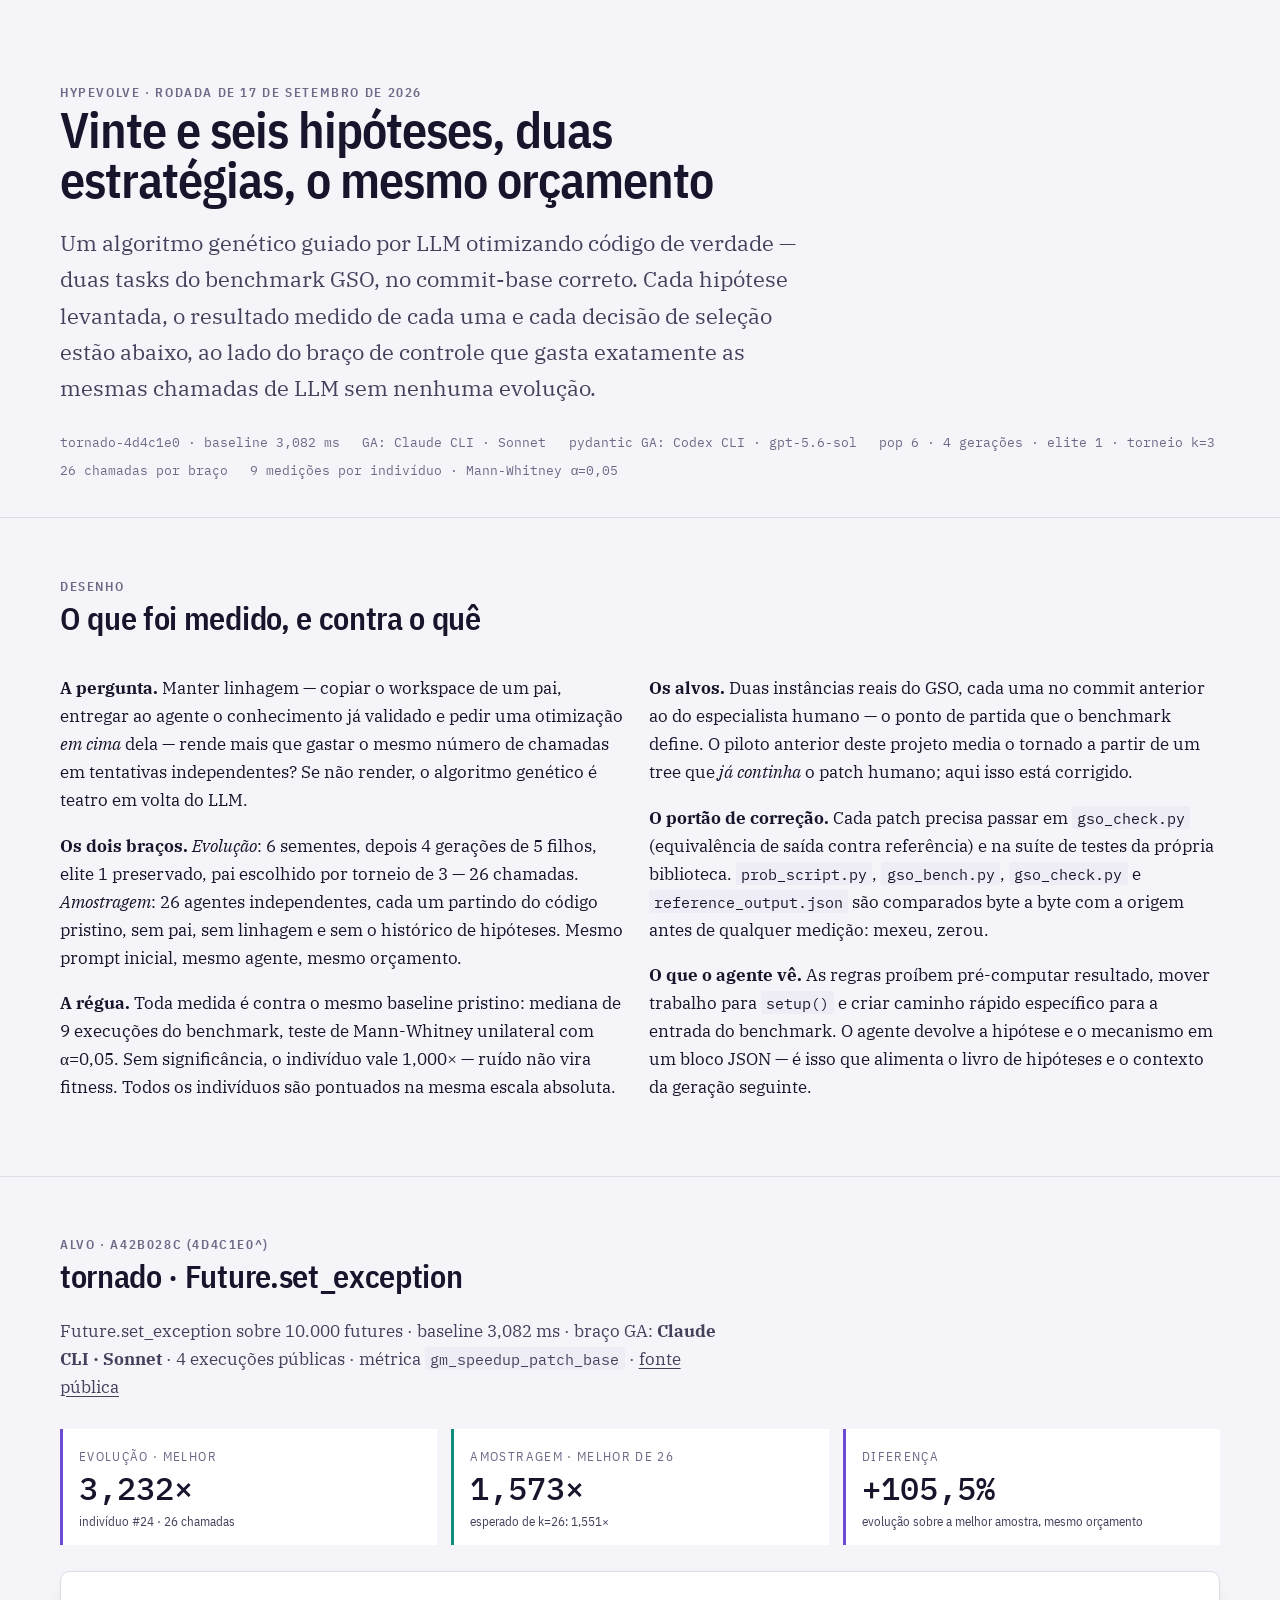
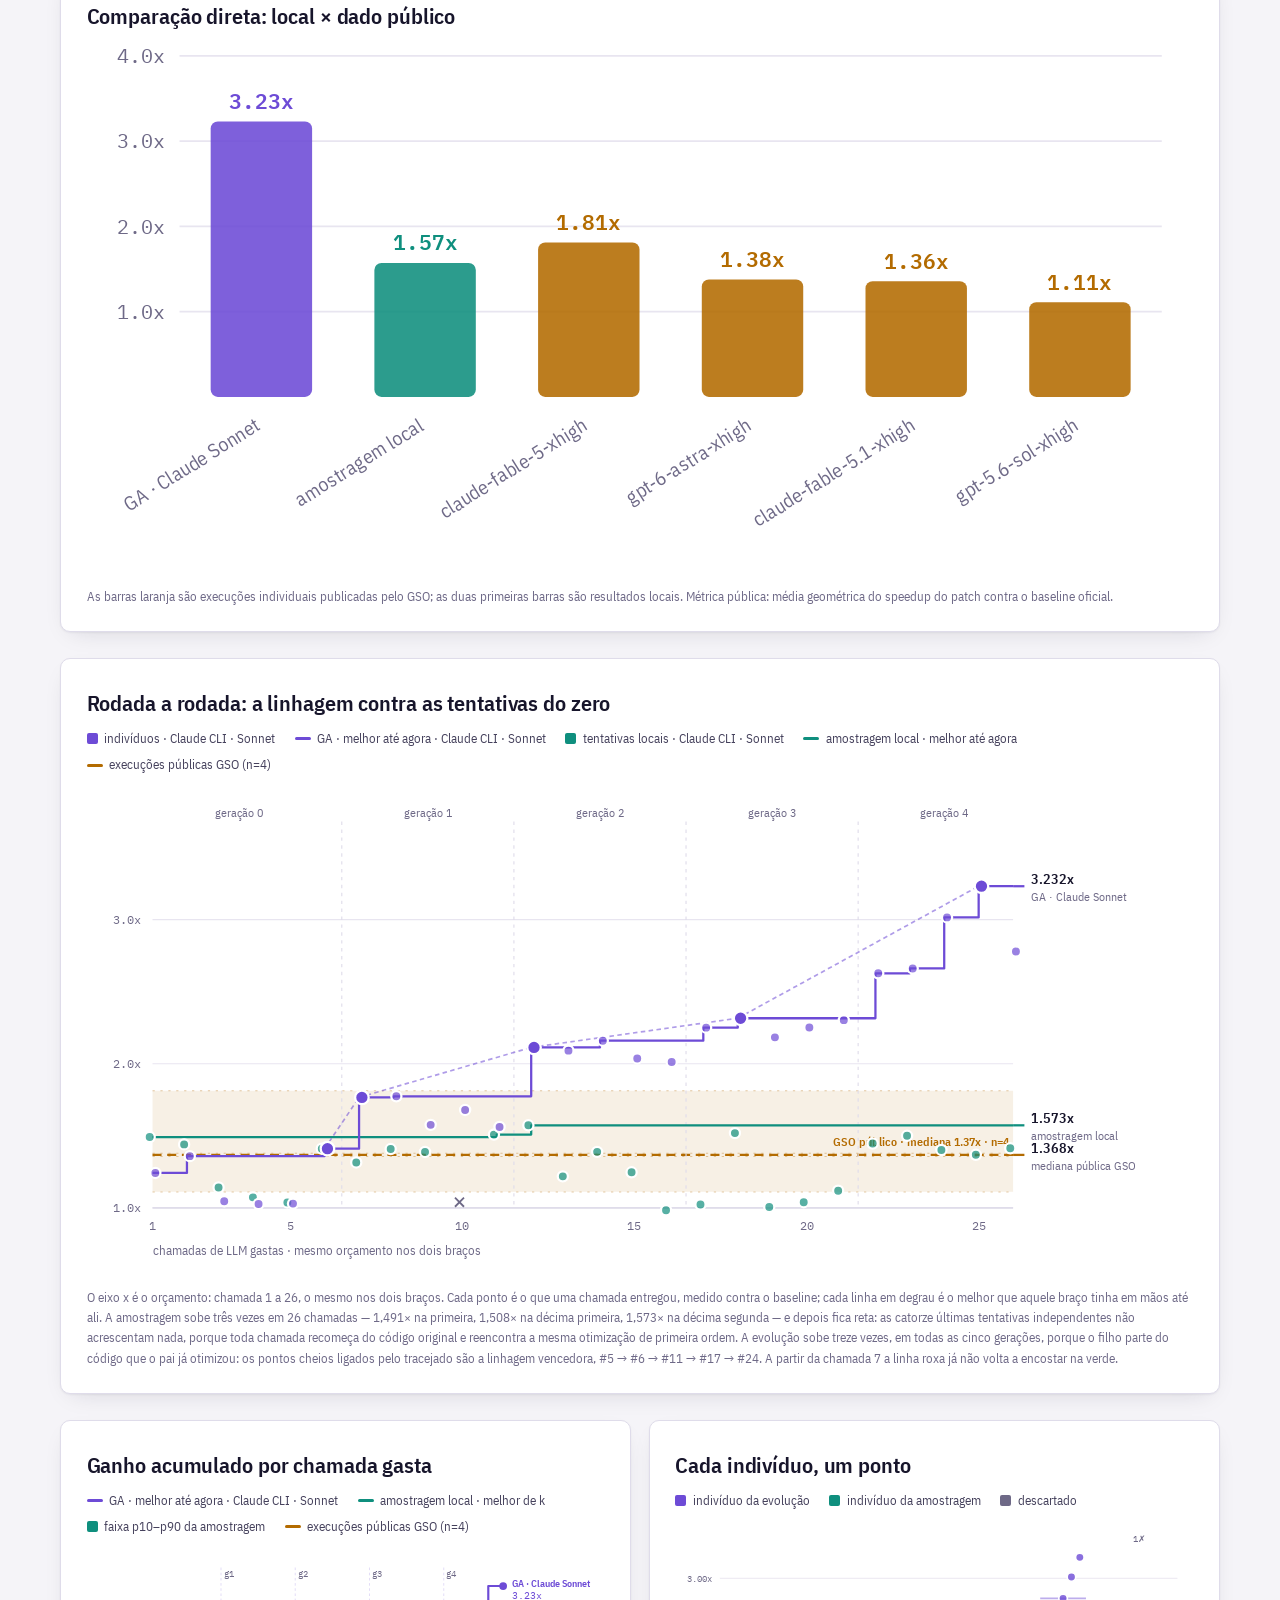
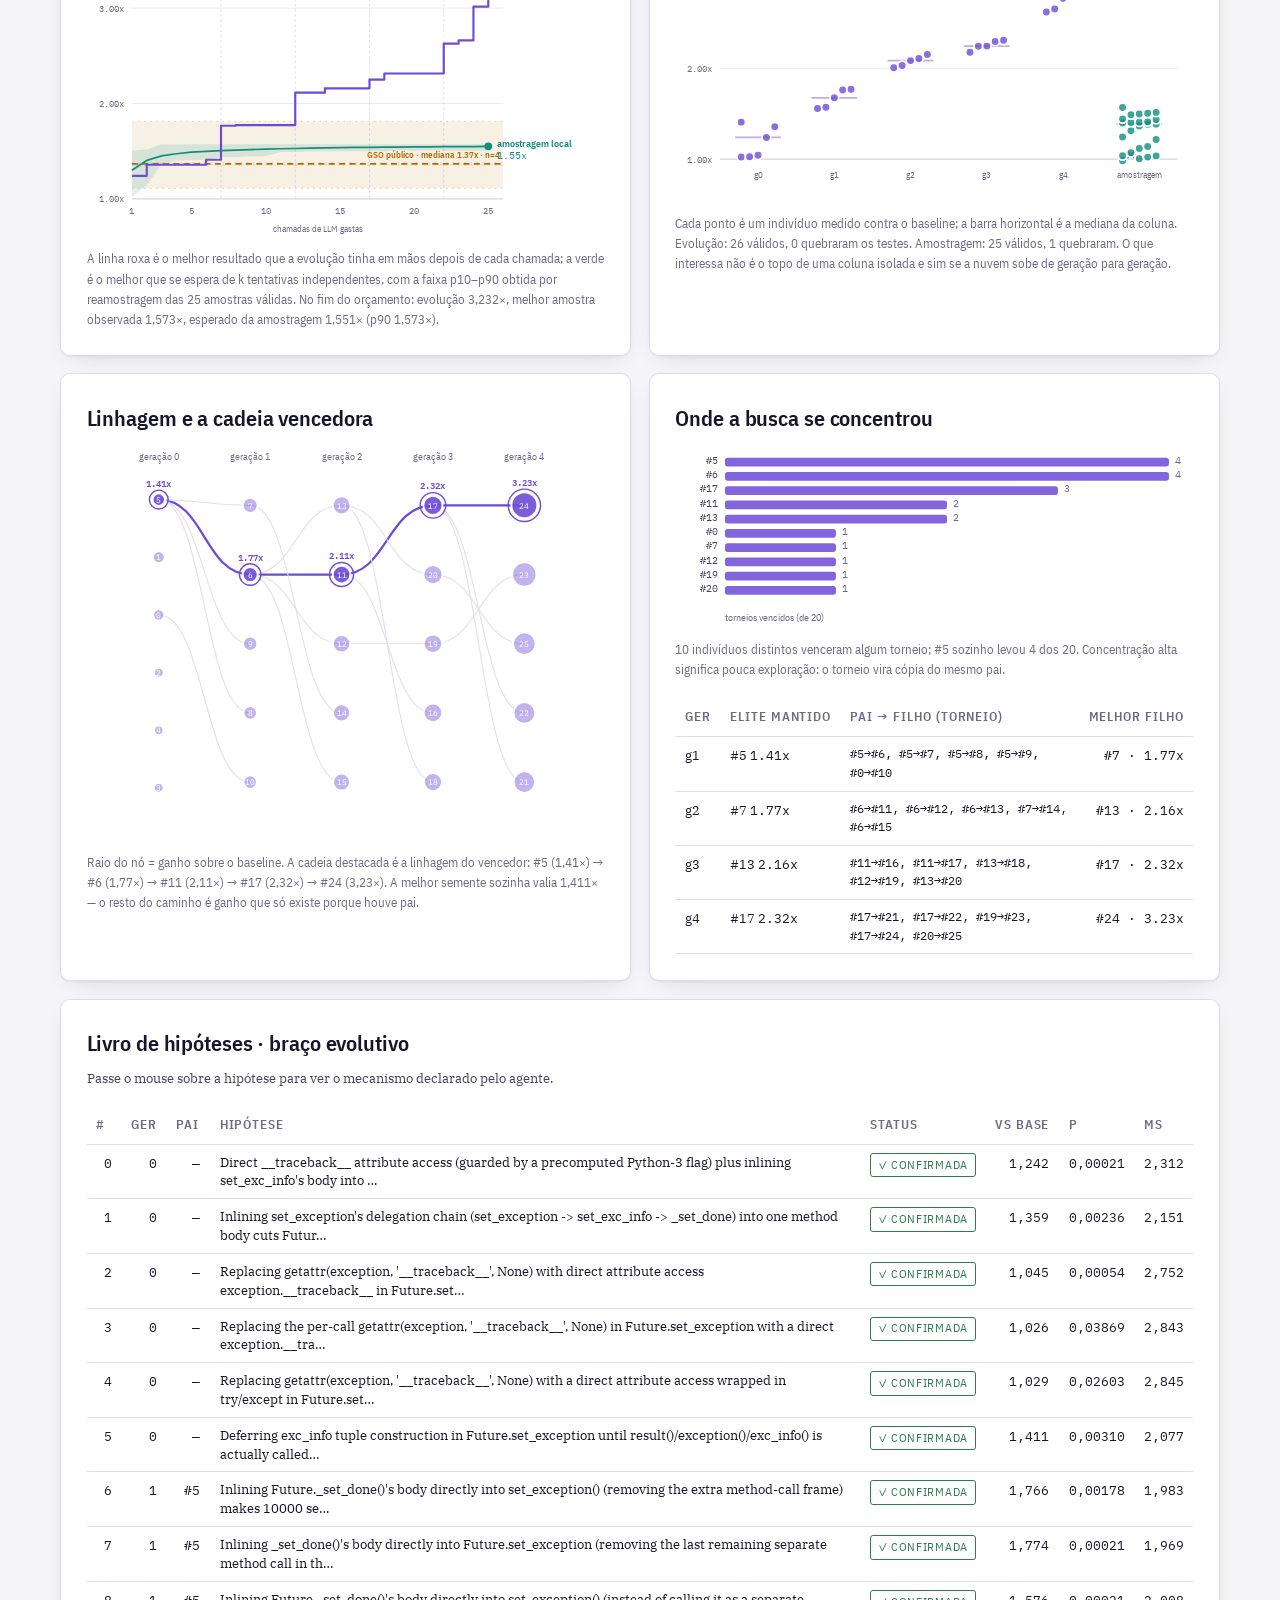
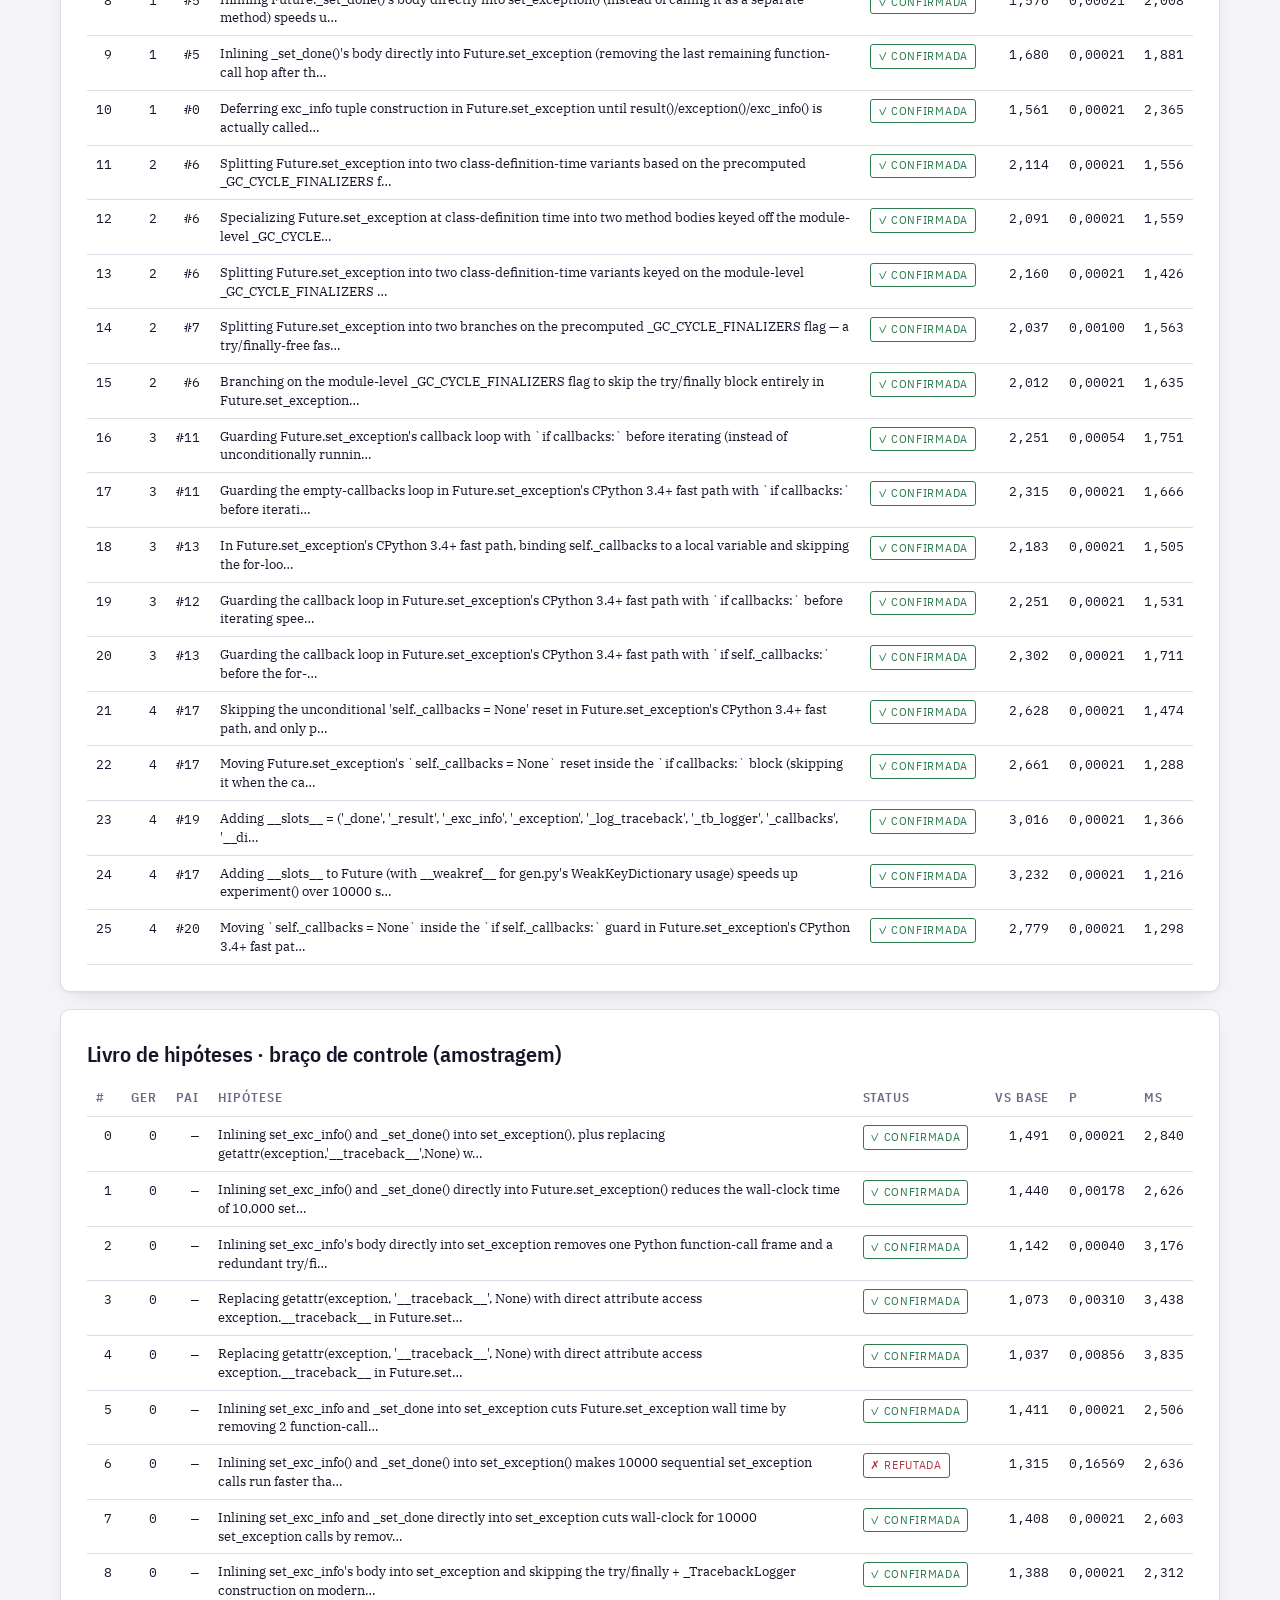
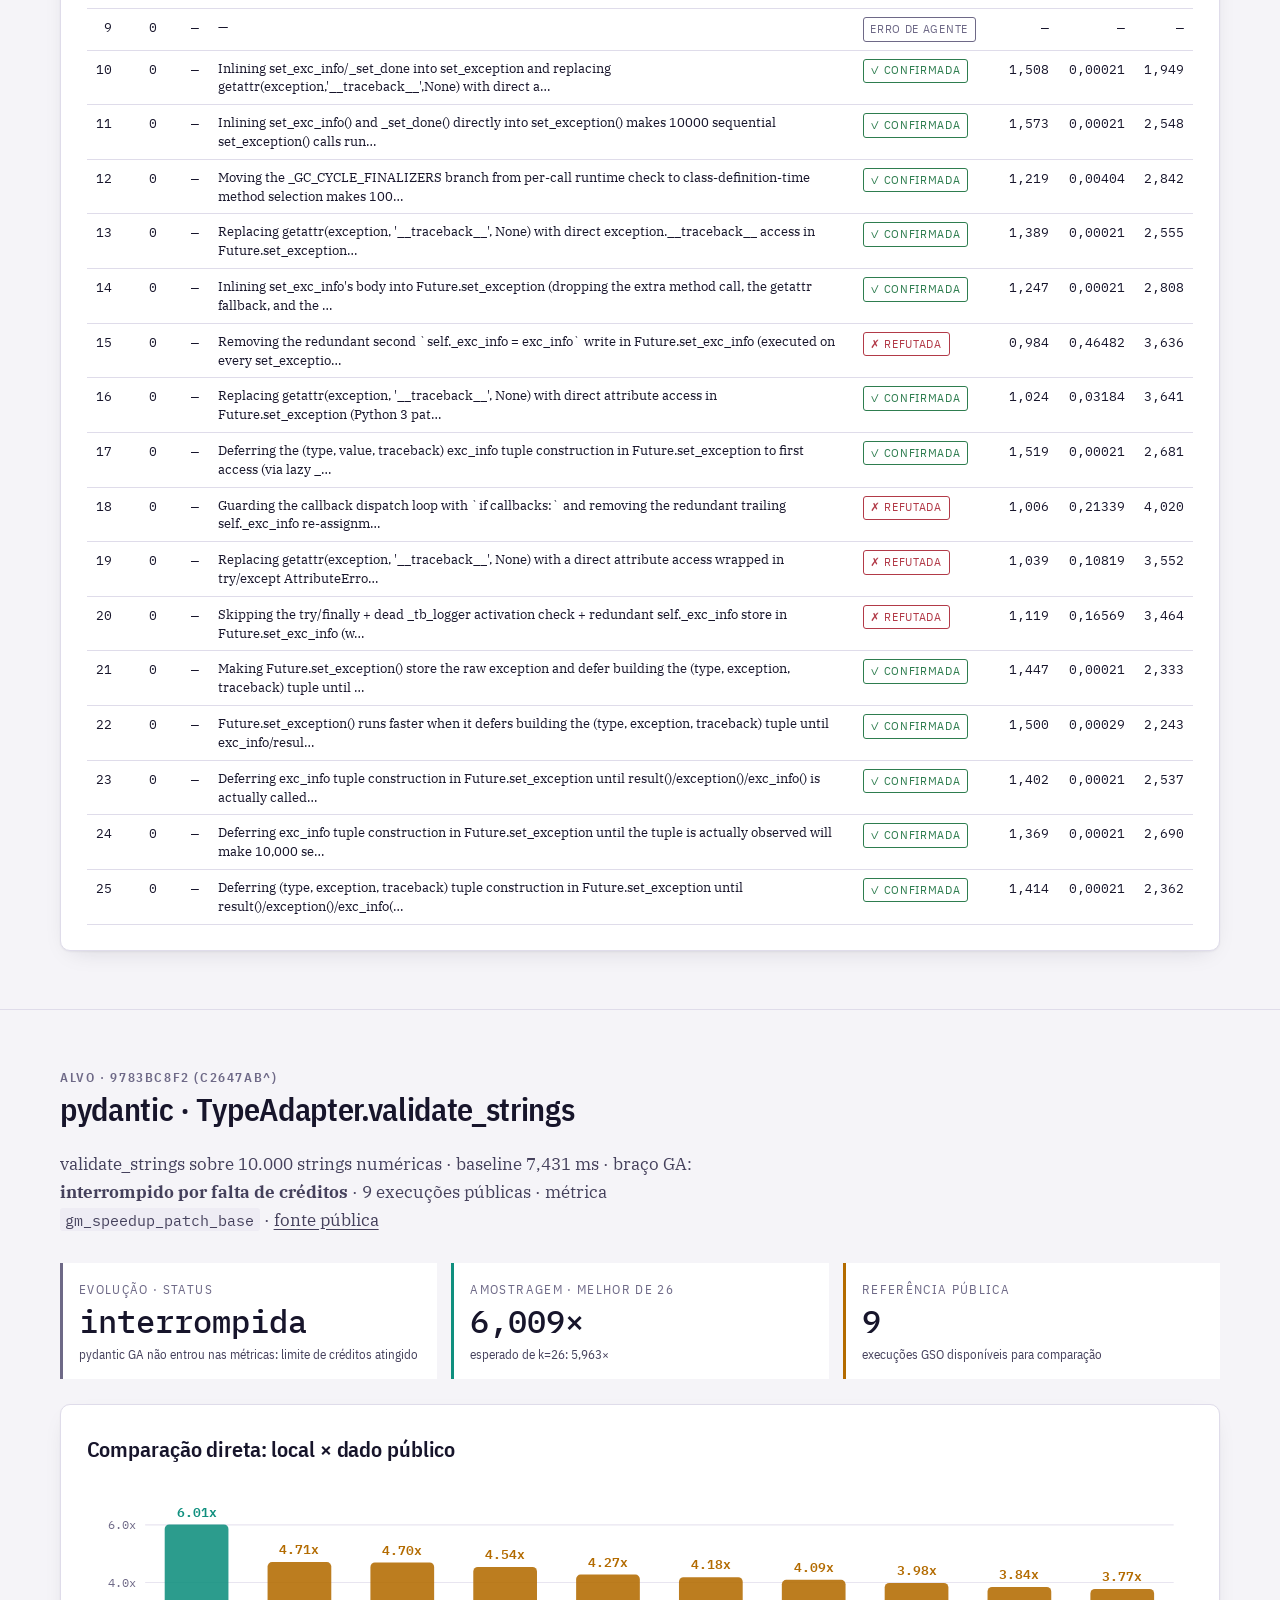
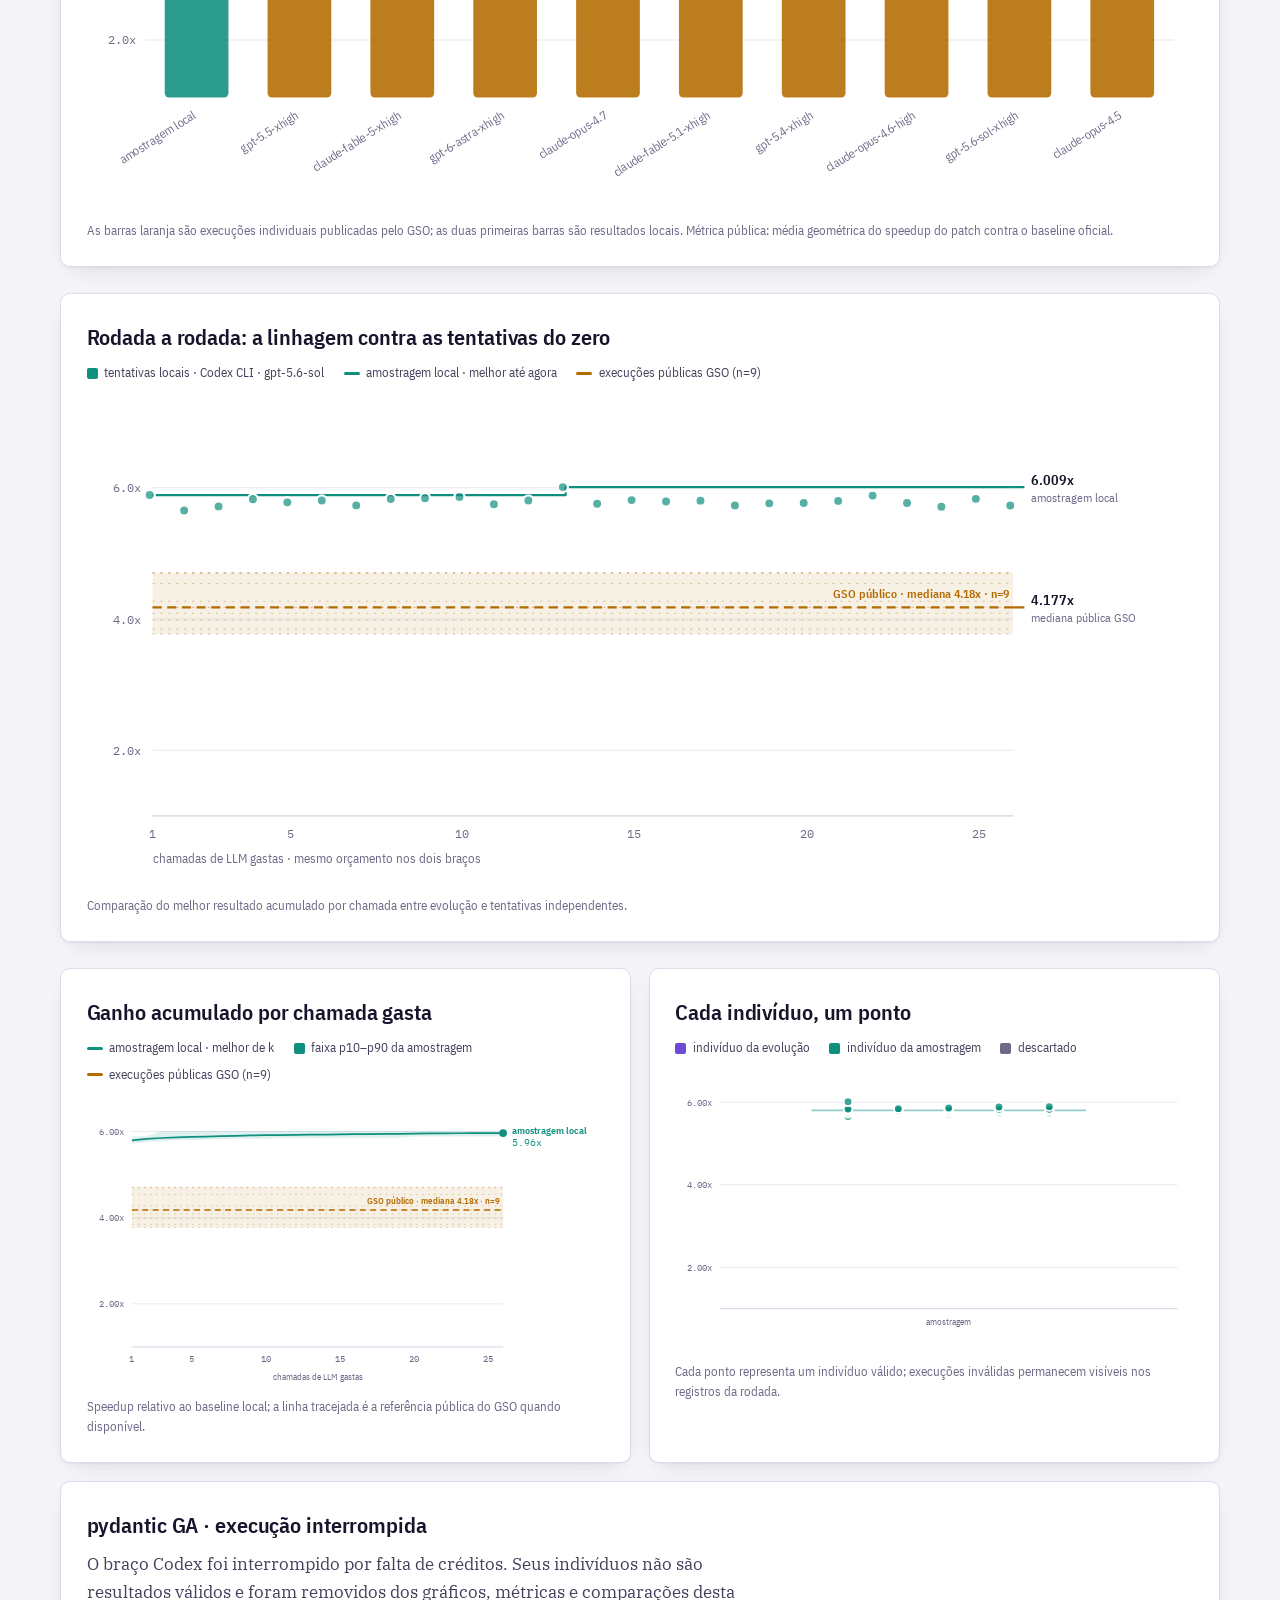
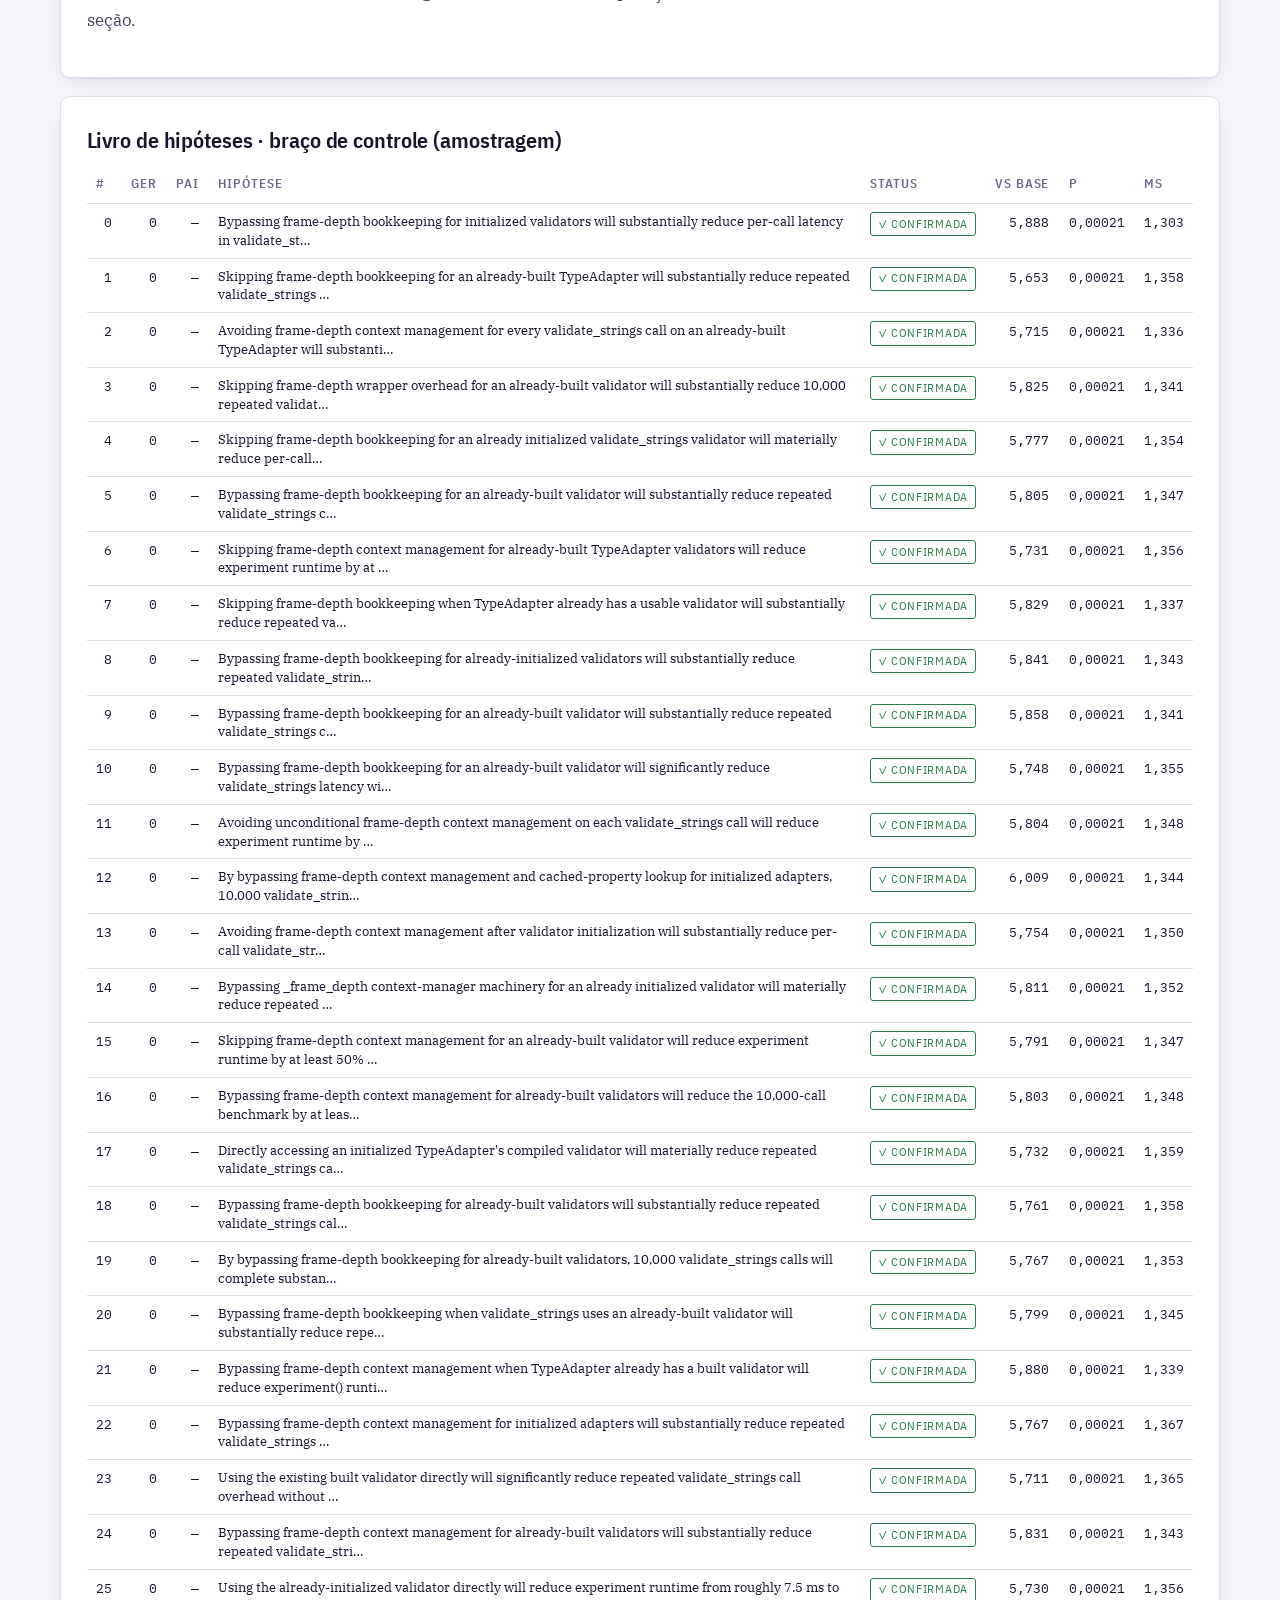
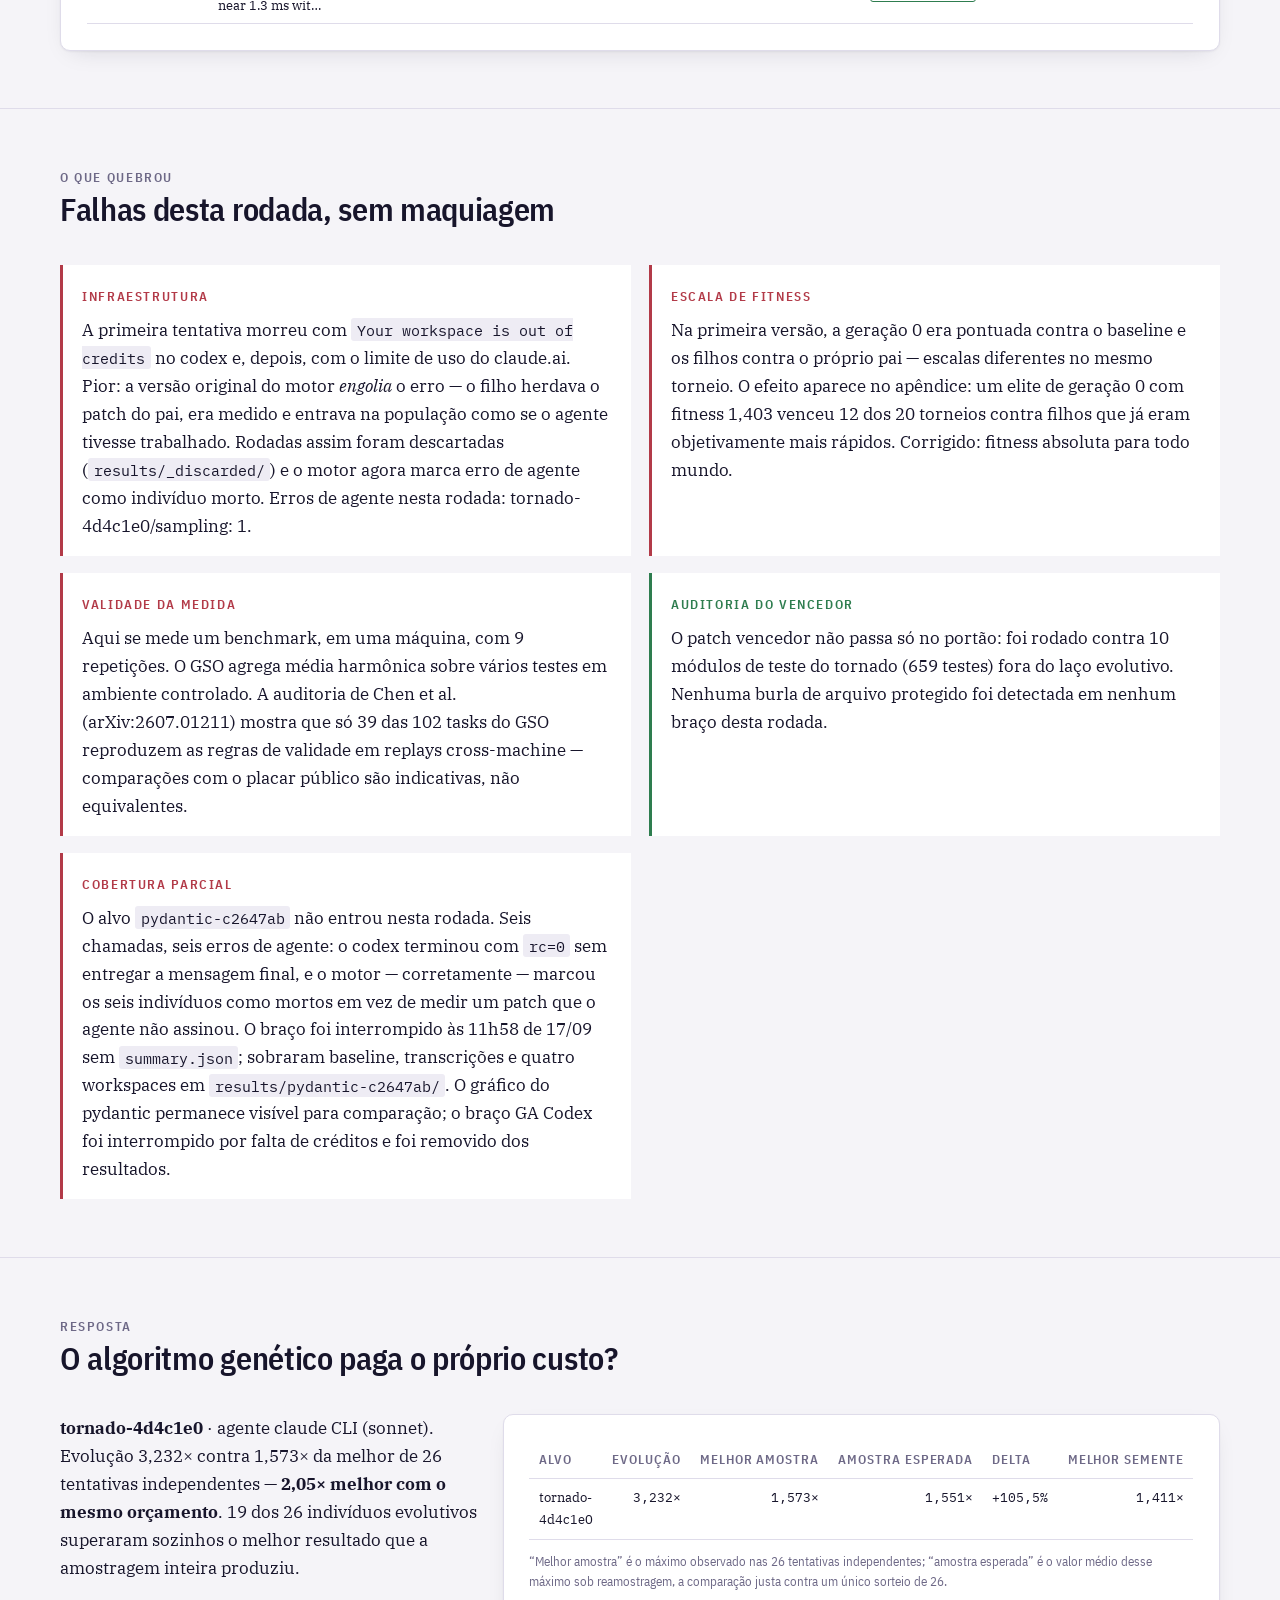
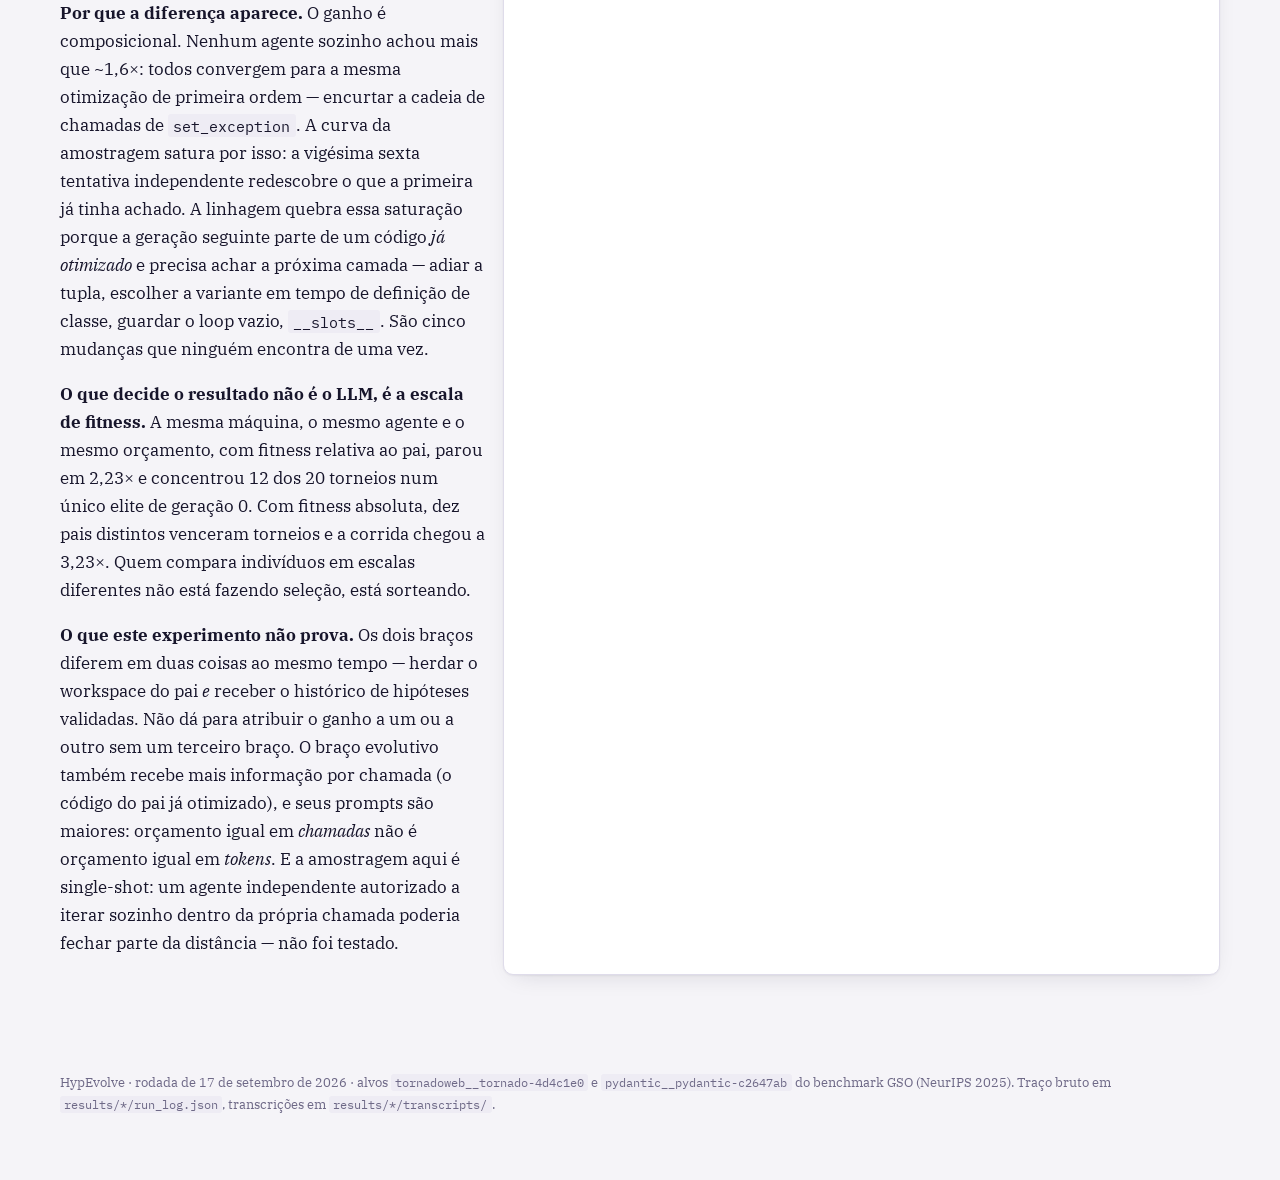
<file: hypevolve/reports/data/2026-09-17/relatorio.html>
<!doctype html>
<html lang="pt-BR">
<head>
<meta charset="utf-8">
<meta name="viewport" content="width=device-width, initial-scale=1">
<title>Torneio de Hipóteses</title>
<link rel="preconnect" href="https://fonts.googleapis.com"><link rel="preconnect" href="https://fonts.gstatic.com" crossorigin><link rel="stylesheet" href="https://fonts.googleapis.com/css2?family=IBM+Plex+Mono:wght@400;500;600&family=IBM+Plex+Sans+Condensed:wght@400;500;600&family=IBM+Plex+Serif:ital,wght@0,400;0,500;1,400&display=swap">
<style>
:root {
  --ga:        #6D4BD6;
  --sampling:  #0F8F7E;
  --public:    #B36B00;
  --confirmed: #2E7D4F;
  --refuted:   #B23A48;
  --ground:    #F5F4F8;
  --panel:     #FFFFFF;
  --panel-2:   #EEECF4;
  --ink:       #17152B;
  --ink-2:     #45415C;
  --muted:     #6E6987;
  --hairline:  #DFDCEA;
  --grid:      #E8E5F0;
  --shadow:    0 1px 2px rgba(23,21,43,.05), 0 8px 24px -12px rgba(23,21,43,.18);
  --measure:   68ch;
  --step--1:   clamp(.78rem, .76rem + .12vw, .84rem);
  --step-0:    clamp(1rem, .97rem + .15vw, 1.08rem);
  --step-1:    clamp(1.2rem, 1.1rem + .4vw, 1.4rem);
  --step-2:    clamp(1.5rem, 1.3rem + .9vw, 2rem);
  --step-3:    clamp(2rem, 1.6rem + 1.9vw, 3.1rem);
}
@media (prefers-color-scheme: dark) {
  :root:not([data-theme="light"]) {
    --ga:        #8B6BE8;
    --sampling:  #23A992;
    --public:    #E5A642;
    --confirmed: #4FB07B;
    --refuted:   #E0697A;
    --ground:    #131120;
    --panel:     #1B1829;
    --panel-2:   #232037;
    --ink:       #EDEBF5;
    --ink-2:     #C3BFD4;
    --muted:     #918BA8;
    --hairline:  #2E2A44;
    --grid:      #272341;
    --shadow:    0 1px 2px rgba(0,0,0,.4), 0 10px 30px -14px rgba(0,0,0,.7);
  }
}
:root[data-theme="dark"] {
  --ga:        #8B6BE8;
  --sampling:  #23A992;
  --public:    #E5A642;
  --confirmed: #4FB07B;
  --refuted:   #E0697A;
  --ground:    #131120;
  --panel:     #1B1829;
  --panel-2:   #232037;
  --ink:       #EDEBF5;
  --ink-2:     #C3BFD4;
  --muted:     #918BA8;
  --hairline:  #2E2A44;
  --grid:      #272341;
  --shadow:    0 1px 2px rgba(0,0,0,.4), 0 10px 30px -14px rgba(0,0,0,.7);
}

* { box-sizing: border-box; }
body {
  margin: 0;
  background: var(--ground);
  color: var(--ink);
  font-family: "IBM Plex Serif", Georgia, serif;
  font-size: var(--step-0);
  line-height: 1.62;
  -webkit-font-smoothing: antialiased;
}
.wrap { width: min(1160px, 92vw); margin-inline: auto; }
.prose { max-width: var(--measure); }
h1, h2, h3, .eyebrow, .metric, th, .tag, .legend, figcaption {
  font-family: "IBM Plex Sans Condensed", "IBM Plex Sans", system-ui, sans-serif;
}
h1 { font-size: var(--step-3); line-height: 1.02; margin: 0; letter-spacing: -.02em; text-wrap: balance; font-weight: 600; }
h2 { font-size: var(--step-2); line-height: 1.1; margin: 0 0 .4em; letter-spacing: -.01em; text-wrap: balance; font-weight: 600; }
h3 { font-size: var(--step-1); margin: 0 0 .3em; font-weight: 600; letter-spacing: -.005em; }
p { margin: 0 0 1em; }
a { color: inherit; text-underline-offset: .18em; text-decoration-thickness: 1px; }
code, .mono, td.num, .metric-value { font-family: "IBM Plex Mono", ui-monospace, monospace; font-variant-numeric: tabular-nums; }
code { font-size: .88em; background: var(--panel-2); padding: .1em .35em; border-radius: 3px; }

.eyebrow {
  font-size: var(--step--1); text-transform: uppercase; letter-spacing: .12em;
  color: var(--muted); font-weight: 600;
}
header.masthead { border-bottom: 1px solid var(--hairline); padding: clamp(2.5rem, 6vw, 5rem) 0 2.2rem; }
.masthead .lede { font-size: var(--step-1); color: var(--ink-2); max-width: 58ch; margin-top: 1.2rem; }
.runstamp { display: flex; flex-wrap: wrap; gap: .4rem 1.4rem; margin-top: 1.6rem; font-family: "IBM Plex Mono", monospace; font-size: var(--step--1); color: var(--muted); }

section { padding: clamp(2.2rem, 5vw, 3.6rem) 0; border-bottom: 1px solid var(--hairline); }
section:last-of-type { border-bottom: 0; }
.section-head { display: flex; flex-direction: column; gap: .2rem; margin-bottom: 1.6rem; }

.panel {
  background: var(--panel); border: 1px solid var(--hairline); border-radius: 10px;
  padding: clamp(1rem, 2.4vw, 1.6rem); box-shadow: var(--shadow);
}
.grid { display: grid; gap: 1.1rem; }
@media (min-width: 900px) { .grid-2 { grid-template-columns: 1fr 1fr; } }

.verdict { display: grid; gap: .9rem; margin-top: 1.8rem; }
@media (min-width: 820px) { .verdict { grid-template-columns: repeat(3, 1fr); } }
.metric { border-left: 3px solid var(--rule, var(--ga)); padding: .7rem 0 .7rem 1rem; background: var(--panel); }
.metric-label { font-size: var(--step--1); text-transform: uppercase; letter-spacing: .1em; color: var(--muted); }
.metric-value { font-size: var(--step-2); line-height: 1.1; display: block; margin-top: .15rem; font-weight: 500; }
.metric-note { font-size: var(--step--1); color: var(--ink-2); font-family: "IBM Plex Sans Condensed", sans-serif; }

figure { margin: 0; }
figcaption { font-size: var(--step--1); color: var(--muted); margin-top: .7rem; line-height: 1.5; }
.chart-scroll { overflow-x: auto; }
svg { display: block; max-width: 100%; height: auto; }
.legend { display: flex; flex-wrap: wrap; gap: .3rem 1.2rem; font-size: var(--step--1); color: var(--ink-2); margin-bottom: .9rem; }
.legend span { display: inline-flex; align-items: center; gap: .42rem; }
.swatch { width: 11px; height: 11px; border-radius: 2px; display: inline-block; }
.swatch.line { height: 3px; border-radius: 2px; width: 16px; }

table { border-collapse: collapse; width: 100%; font-size: var(--step--1); }
th, td { text-align: left; padding: .5rem .6rem; border-bottom: 1px solid var(--hairline); vertical-align: top; }
th { font-size: var(--step--1); text-transform: uppercase; letter-spacing: .07em; color: var(--muted); font-weight: 600; white-space: nowrap; }
td.num { text-align: right; white-space: nowrap; }
tbody tr:hover { background: var(--panel-2); }
.tag { display: inline-flex; align-items: center; gap: .3rem; font-size: .72rem; text-transform: uppercase; letter-spacing: .06em; padding: .12rem .42rem; border-radius: 3px; border: 1px solid currentColor; white-space: nowrap; }
.tag.confirmed { color: var(--confirmed); }
.tag.refuted   { color: var(--refuted); }
.tag.dead      { color: var(--muted); }
.hyp { font-family: "IBM Plex Serif", serif; line-height: 1.4; }

.tooltip {
  position: fixed; pointer-events: none; opacity: 0; transition: opacity .1s;
  background: var(--panel); color: var(--ink); border: 1px solid var(--hairline);
  border-radius: 6px; padding: .5rem .6rem; font-family: "IBM Plex Sans Condensed", sans-serif;
  font-size: var(--step--1); line-height: 1.4; box-shadow: var(--shadow); z-index: 50; max-width: 320px;
}
.tooltip.on { opacity: 1; }
.tooltip b { font-family: "IBM Plex Mono", monospace; font-weight: 600; }

.callout { border-left: 3px solid var(--refuted); background: var(--panel); padding: 1rem 1.2rem; }
.callout.good { border-left-color: var(--confirmed); }
.callout .eyebrow { color: var(--refuted); }
.callout.good .eyebrow { color: var(--confirmed); }

footer { padding: 2.5rem 0 4rem; color: var(--muted); font-size: var(--step--1); }
@media (prefers-reduced-motion: reduce) { * { transition: none !important; animation: none !important; } }
:focus-visible { outline: 2px solid var(--ga); outline-offset: 2px; }
</style>
</head>
<body>

<header class="masthead">
  <div class="wrap">
    <span class="eyebrow">HypEvolve · rodada de 17 de setembro de 2026</span>
    <h1>Vinte e seis hipóteses, duas estratégias, o mesmo orçamento</h1>
    <p class="lede">Um algoritmo genético guiado por LLM otimizando código de verdade — duas tasks do benchmark GSO, no commit-base correto. Cada hipótese levantada, o resultado medido de cada uma e cada decisão de seleção estão abaixo, ao lado do braço de controle que gasta exatamente as mesmas chamadas de LLM sem nenhuma evolução.</p>
    <div class="runstamp"><span>tornado-4d4c1e0 · baseline 3,082 ms</span><span>GA: Claude CLI · Sonnet</span><span>pydantic GA: Codex CLI · gpt-5.6-sol</span><span>pop 6 · 4 gerações · elite 1 · torneio k=3</span><span>26 chamadas por braço</span><span>9 medições por indivíduo · Mann-Whitney α=0,05</span></div>
  </div>
</header>


<section id="metodo">
  <div class="wrap">
    <div class="section-head">
      <span class="eyebrow">desenho</span>
      <h2>O que foi medido, e contra o quê</h2>
    </div>
    <div class="grid grid-2">
      <div class="prose">
        <p><strong>A pergunta.</strong> Manter linhagem — copiar o workspace de um pai, entregar ao
        agente o conhecimento já validado e pedir uma otimização <em>em cima</em> dela — rende mais
        que gastar o mesmo número de chamadas em tentativas independentes? Se não render, o algoritmo
        genético é teatro em volta do LLM.</p>
        <p><strong>Os dois braços.</strong> <em>Evolução</em>: 6 sementes, depois 4 gerações de 5
        filhos, elite 1 preservado, pai escolhido por torneio de 3 — 26 chamadas.
        <em>Amostragem</em>: 26 agentes independentes, cada um partindo do código pristino, sem pai,
        sem linhagem e sem o histórico de hipóteses. Mesmo prompt inicial, mesmo agente, mesmo
        orçamento.</p>
        <p><strong>A régua.</strong> Toda medida é contra o mesmo baseline pristino: mediana de 9
        execuções do benchmark, teste de Mann-Whitney unilateral com α=0,05. Sem significância, o
        indivíduo vale 1,000× — ruído não vira fitness. Todos os indivíduos são pontuados na mesma
        escala absoluta.</p>
      </div>
      <div class="prose">
        <p><strong>Os alvos.</strong> Duas instâncias reais do GSO, cada uma no commit anterior ao do
        especialista humano — o ponto de partida que o benchmark define. O piloto anterior deste
        projeto media o tornado a partir de um tree que <em>já continha</em> o patch humano; aqui isso
        está corrigido.</p>
        <p><strong>O portão de correção.</strong> Cada patch precisa passar em
        <code>gso_check.py</code> (equivalência de saída contra referência) e na suíte de testes da
        própria biblioteca. <code>prob_script.py</code>, <code>gso_bench.py</code>,
        <code>gso_check.py</code> e <code>reference_output.json</code> são comparados byte a byte com
        a origem antes de qualquer medição: mexeu, zerou.</p>
        <p><strong>O que o agente vê.</strong> As regras proíbem pré-computar resultado, mover
        trabalho para <code>setup()</code> e criar caminho rápido específico para a entrada do
        benchmark. O agente devolve a hipótese e o mecanismo em um bloco JSON — é isso que alimenta
        o livro de hipóteses e o contexto da geração seguinte.</p>
      </div>
    </div>
  </div>
</section>


<section id="tornado-4d4c1e0">
  <div class="wrap">
    <div class="section-head">
      <span class="eyebrow">alvo · a42b028c (4d4c1e0^)</span>
      <h2>tornado · Future.set_exception</h2>
      <p class="prose" style="color:var(--ink-2);margin:.4rem 0 0">Future.set_exception sobre 10.000 futures · baseline 3,082 ms · braço GA: <strong>Claude CLI · Sonnet</strong> · 4 execuções públicas · métrica <code>gm_speedup_patch_base</code> · <a href="https://github.com/gso-bench/gso-experiments/tree/main/results/reports">fonte pública</a></p>
    </div>

    <div class="verdict"><div class="metric" style="--rule:var(--ga)"><span class="metric-label">evolução · melhor</span><span class="metric-value">3,232×</span><span class="metric-note">indivíduo #24 · 26 chamadas</span></div><div class="metric" style="--rule:var(--sampling)"><span class="metric-label">amostragem · melhor de 26</span><span class="metric-value">1,573×</span><span class="metric-note">esperado de k=26: 1,551×</span></div><div class="metric" style="--rule:var(--ga)"><span class="metric-label">diferença</span><span class="metric-value">+105,5%</span><span class="metric-note">evolução sobre a melhor amostra, mesmo orçamento</span></div></div>

    <figure class="panel" style="margin-top:1.6rem">
      <h3>Comparação direta: local × dado público</h3>
      <div class="chart-scroll"><svg viewBox="0 0 622 300" role="img" aria-label="Comparação entre HypEvolve, amostragem local e referência pública GSO"><line x1="52" x2="604" y1="152.1" y2="152.1" stroke="var(--grid)" stroke-width="1"/><text x="44" y="156.1" text-anchor="end" font-size="11" fill="var(--muted)" font-family="IBM Plex Mono, monospace">1.0x</text><line x1="52" x2="604" y1="104.2" y2="104.2" stroke="var(--grid)" stroke-width="1"/><text x="44" y="108.2" text-anchor="end" font-size="11" fill="var(--muted)" font-family="IBM Plex Mono, monospace">2.0x</text><line x1="52" x2="604" y1="56.3" y2="56.3" stroke="var(--grid)" stroke-width="1"/><text x="44" y="60.3" text-anchor="end" font-size="11" fill="var(--muted)" font-family="IBM Plex Mono, monospace">3.0x</text><line x1="52" x2="604" y1="8.4" y2="8.4" stroke="var(--grid)" stroke-width="1"/><text x="44" y="12.4" text-anchor="end" font-size="11" fill="var(--muted)" font-family="IBM Plex Mono, monospace">4.0x</text><rect x="69.5" y="45.2" width="57.0" height="154.8" rx="4" fill="var(--ga)" fill-opacity=".88" data-tip="<b>GA · Claude Sonnet</b> · resultado local<br>3.232x vs baseline"/><text x="98.0" y="38.2" text-anchor="middle" font-size="12" fill="var(--ga)" font-family="IBM Plex Mono, monospace" font-weight="600">3.23x</text><text x="98.0" y="218.0" transform="rotate(-32 98.0 218.0)" text-anchor="end" font-size="11" fill="var(--muted)" font-family="IBM Plex Sans Condensed, sans-serif">GA · Claude Sonnet</text><rect x="161.5" y="124.7" width="57.0" height="75.3" rx="4" fill="var(--sampling)" fill-opacity=".88" data-tip="<b>amostragem local</b> · resultado local<br>1.573x vs baseline"/><text x="190.0" y="117.7" text-anchor="middle" font-size="12" fill="var(--sampling)" font-family="IBM Plex Mono, monospace" font-weight="600">1.57x</text><text x="190.0" y="218.0" transform="rotate(-32 190.0 218.0)" text-anchor="end" font-size="11" fill="var(--muted)" font-family="IBM Plex Sans Condensed, sans-serif">amostragem local</text><rect x="253.5" y="113.2" width="57.0" height="86.8" rx="4" fill="var(--public)" fill-opacity=".88" data-tip="<b>claude-fable-5-xhigh</b> · execução pública GSO<br>1.813x vs baseline"/><text x="282.0" y="106.2" text-anchor="middle" font-size="12" fill="var(--public)" font-family="IBM Plex Mono, monospace" font-weight="600">1.81x</text><text x="282.0" y="218.0" transform="rotate(-32 282.0 218.0)" text-anchor="end" font-size="11" fill="var(--muted)" font-family="IBM Plex Sans Condensed, sans-serif">claude-fable-5-xhigh</text><rect x="345.5" y="134.0" width="57.0" height="66.0" rx="4" fill="var(--public)" fill-opacity=".88" data-tip="<b>gpt-6-astra-xhigh</b> · execução pública GSO<br>1.379x vs baseline"/><text x="374.0" y="127.0" text-anchor="middle" font-size="12" fill="var(--public)" font-family="IBM Plex Mono, monospace" font-weight="600">1.38x</text><text x="374.0" y="218.0" transform="rotate(-32 374.0 218.0)" text-anchor="end" font-size="11" fill="var(--muted)" font-family="IBM Plex Sans Condensed, sans-serif">gpt-6-astra-xhigh</text><rect x="437.5" y="135.0" width="57.0" height="65.0" rx="4" fill="var(--public)" fill-opacity=".88" data-tip="<b>claude-fable-5.1-xhigh</b> · execução pública GSO<br>1.357x vs baseline"/><text x="466.0" y="128.0" text-anchor="middle" font-size="12" fill="var(--public)" font-family="IBM Plex Mono, monospace" font-weight="600">1.36x</text><text x="466.0" y="218.0" transform="rotate(-32 466.0 218.0)" text-anchor="end" font-size="11" fill="var(--muted)" font-family="IBM Plex Sans Condensed, sans-serif">claude-fable-5.1-xhigh</text><rect x="529.5" y="146.8" width="57.0" height="53.2" rx="4" fill="var(--public)" fill-opacity=".88" data-tip="<b>gpt-5.6-sol-xhigh</b> · execução pública GSO<br>1.111x vs baseline"/><text x="558.0" y="139.8" text-anchor="middle" font-size="12" fill="var(--public)" font-family="IBM Plex Mono, monospace" font-weight="600">1.11x</text><text x="558.0" y="218.0" transform="rotate(-32 558.0 218.0)" text-anchor="end" font-size="11" fill="var(--muted)" font-family="IBM Plex Sans Condensed, sans-serif">gpt-5.6-sol-xhigh</text></svg></div>
      <figcaption>As barras laranja são execuções individuais publicadas pelo GSO; as duas primeiras barras são resultados locais. Métrica pública: média geométrica do speedup do patch contra o baseline oficial.</figcaption>
    </figure>

    <figure class="panel" style="margin-top:1.6rem">
      <h3>Rodada a rodada: a linhagem contra as tentativas do zero</h3>
      <div class="legend"><span><i class="swatch" style="background:var(--ga)"></i>indivíduos · Claude CLI · Sonnet</span><span><i class="swatch line" style="background:var(--ga)"></i>GA · melhor até agora · Claude CLI · Sonnet</span><span><i class="swatch" style="background:var(--sampling)"></i>tentativas locais · Claude CLI · Sonnet</span><span><i class="swatch line" style="background:var(--sampling)"></i>amostragem local · melhor até agora</span><span><i class="swatch line" style="background:var(--public)"></i>execuções públicas GSO (n=4)</span></div>
      <div class="chart-scroll"><svg viewBox="0 0 980 430" role="img" aria-label="Ganho por chamada gasta: linhagem evolutiva contra tentativas independentes"><line x1="58" x2="820" y1="370.0" y2="370.0" stroke="var(--grid)" stroke-width="1"/><text x="48" y="374.0" text-anchor="end" font-size="11" fill="var(--muted)" font-family="IBM Plex Mono, monospace">1.0x</text><line x1="58" x2="820" y1="242.4" y2="242.4" stroke="var(--grid)" stroke-width="1"/><text x="48" y="246.4" text-anchor="end" font-size="11" fill="var(--muted)" font-family="IBM Plex Mono, monospace">2.0x</text><line x1="58" x2="820" y1="114.8" y2="114.8" stroke="var(--grid)" stroke-width="1"/><text x="48" y="118.8" text-anchor="end" font-size="11" fill="var(--muted)" font-family="IBM Plex Mono, monospace">3.0x</text><line x1="58" x2="820" y1="370.0" y2="370.0" stroke="var(--hairline)" stroke-width="1.5"/><rect x="58" y="266.3" width="762" height="89.5" fill="var(--public)" fill-opacity=".10"/><line x1="58" x2="820" y1="266.3" y2="266.3" stroke="var(--public)" stroke-width="1" stroke-opacity=".35" stroke-dasharray="2 5" data-tip="<b>claude-fable-5-xhigh</b> · GSO público<br>1.813x vs baseline"/><line x1="58" x2="820" y1="321.6" y2="321.6" stroke="var(--public)" stroke-width="1" stroke-opacity=".35" stroke-dasharray="2 5" data-tip="<b>gpt-6-astra-xhigh</b> · GSO público<br>1.379x vs baseline"/><line x1="58" x2="820" y1="324.5" y2="324.5" stroke="var(--public)" stroke-width="1" stroke-opacity=".35" stroke-dasharray="2 5" data-tip="<b>claude-fable-5.1-xhigh</b> · GSO público<br>1.357x vs baseline"/><line x1="58" x2="820" y1="355.9" y2="355.9" stroke="var(--public)" stroke-width="1" stroke-opacity=".35" stroke-dasharray="2 5" data-tip="<b>gpt-5.6-sol-xhigh</b> · GSO público<br>1.111x vs baseline"/><line x1="58" x2="820" y1="323.1" y2="323.1" stroke="var(--public)" stroke-width="2" stroke-dasharray="8 5"/><text x="816.0" y="315.1" text-anchor="end" font-size="11" fill="var(--public)" font-family="IBM Plex Sans Condensed, sans-serif" font-weight="600">GSO público · mediana 1.37x · n=4</text><text x="134.2" y="24.0" text-anchor="middle" font-size="10.5" fill="var(--muted)" font-family="IBM Plex Sans Condensed, sans-serif">geração 0</text><line x1="225.6" x2="225.6" y1="28" y2="370.0" stroke="var(--hairline)" stroke-width="1" stroke-dasharray="3 4"/><text x="301.8" y="24.0" text-anchor="middle" font-size="10.5" fill="var(--muted)" font-family="IBM Plex Sans Condensed, sans-serif">geração 1</text><line x1="378.0" x2="378.0" y1="28" y2="370.0" stroke="var(--hairline)" stroke-width="1" stroke-dasharray="3 4"/><text x="454.2" y="24.0" text-anchor="middle" font-size="10.5" fill="var(--muted)" font-family="IBM Plex Sans Condensed, sans-serif">geração 2</text><line x1="530.4" x2="530.4" y1="28" y2="370.0" stroke="var(--hairline)" stroke-width="1" stroke-dasharray="3 4"/><text x="606.6" y="24.0" text-anchor="middle" font-size="10.5" fill="var(--muted)" font-family="IBM Plex Sans Condensed, sans-serif">geração 3</text><line x1="682.8" x2="682.8" y1="28" y2="370.0" stroke="var(--hairline)" stroke-width="1" stroke-dasharray="3 4"/><text x="759.0" y="24.0" text-anchor="middle" font-size="10.5" fill="var(--muted)" font-family="IBM Plex Sans Condensed, sans-serif">geração 4</text><path d="M58.0,307.3 L88.5,307.3 L88.5,307.3 L119.0,307.3 L119.0,307.3 L149.4,307.3 L149.4,307.3 L179.9,307.3 L179.9,307.3 L210.4,307.3 L210.4,307.3 L240.9,307.3 L240.9,307.3 L271.4,307.3 L271.4,307.3 L301.8,307.3 L301.8,307.3 L332.3,307.3 L332.3,307.3 L362.8,307.3 L362.8,305.1 L393.3,305.1 L393.3,296.9 L423.8,296.9 L423.8,296.9 L454.2,296.9 L454.2,296.9 L484.7,296.9 L484.7,296.9 L515.2,296.9 L515.2,296.9 L545.7,296.9 L545.7,296.9 L576.2,296.9 L576.2,296.9 L606.6,296.9 L606.6,296.9 L637.1,296.9 L637.1,296.9 L667.6,296.9 L667.6,296.9 L698.1,296.9 L698.1,296.9 L728.6,296.9 L728.6,296.9 L759.0,296.9 L759.0,296.9 L789.5,296.9 L789.5,296.9 L820.0,296.9 L820.0,296.9" fill="none" stroke="var(--sampling)" stroke-width="2" stroke-linejoin="round"/><path d="M58.0,339.1 L88.5,339.1 L88.5,324.2 L119.0,324.2 L119.0,324.2 L149.4,324.2 L149.4,324.2 L179.9,324.2 L179.9,324.2 L210.4,324.2 L210.4,317.6 L240.9,317.6 L240.9,272.2 L271.4,272.2 L271.4,271.2 L301.8,271.2 L301.8,271.2 L332.3,271.2 L332.3,271.2 L362.8,271.2 L362.8,271.2 L393.3,271.2 L393.3,227.9 L423.8,227.9 L423.8,227.9 L454.2,227.9 L454.2,222.0 L484.7,222.0 L484.7,222.0 L515.2,222.0 L515.2,222.0 L545.7,222.0 L545.7,210.4 L576.2,210.4 L576.2,202.1 L606.6,202.1 L606.6,202.1 L637.1,202.1 L637.1,202.1 L667.6,202.1 L667.6,202.1 L698.1,202.1 L698.1,162.3 L728.6,162.3 L728.6,158.0 L759.0,158.0 L759.0,112.8 L789.5,112.8 L789.5,85.2 L820.0,85.2 L820.0,85.2" fill="none" stroke="var(--ga)" stroke-width="2" stroke-linejoin="round"/><line x1="210.4" y1="317.6" x2="240.9" y2="272.2" stroke="var(--ga)" stroke-width="1.5" stroke-opacity=".55" stroke-dasharray="4 3"/><line x1="240.9" y1="272.2" x2="393.3" y2="227.9" stroke="var(--ga)" stroke-width="1.5" stroke-opacity=".55" stroke-dasharray="4 3"/><line x1="393.3" y1="227.9" x2="576.2" y2="202.1" stroke="var(--ga)" stroke-width="1.5" stroke-opacity=".55" stroke-dasharray="4 3"/><line x1="576.2" y1="202.1" x2="789.5" y2="85.2" stroke="var(--ga)" stroke-width="1.5" stroke-opacity=".55" stroke-dasharray="4 3"/><circle cx="55.5" cy="307.3" r="4.5" fill="var(--sampling)" fill-opacity="0.7" stroke="var(--panel)" stroke-width="2" data-tip="<b>chamada 1</b> · tentativa independente<br><b>1.491x</b> vs base · p=0.00021<br>Inlining set_exc_info() and _set_done() into set_exception(), plus replacing getattr(exception,&#x27;__traceback__&#x27;,None) with try/except attribute access,"/><circle cx="86.0" cy="313.8" r="4.5" fill="var(--sampling)" fill-opacity="0.7" stroke="var(--panel)" stroke-width="2" data-tip="<b>chamada 2</b> · tentativa independente<br><b>1.440x</b> vs base · p=0.00178<br>Inlining set_exc_info() and _set_done() directly into Future.set_exception() reduces the wall-clock time of 10,000 set_exception calls in experiment()"/><circle cx="116.5" cy="351.9" r="4.5" fill="var(--sampling)" fill-opacity="0.7" stroke="var(--panel)" stroke-width="2" data-tip="<b>chamada 3</b> · tentativa independente<br><b>1.142x</b> vs base · p=0.00040<br>Inlining set_exc_info&#x27;s body directly into set_exception removes one Python function-call frame and a redundant try/finally per call, making 10000 seq"/><circle cx="146.9" cy="360.7" r="4.5" fill="var(--sampling)" fill-opacity="0.7" stroke="var(--panel)" stroke-width="2" data-tip="<b>chamada 4</b> · tentativa independente<br><b>1.073x</b> vs base · p=0.00310<br>Replacing getattr(exception, &#x27;__traceback__&#x27;, None) with direct attribute access exception.__traceback__ in Future.set_exception speeds up 10,000 call"/><circle cx="177.4" cy="365.2" r="4.5" fill="var(--sampling)" fill-opacity="0.7" stroke="var(--panel)" stroke-width="2" data-tip="<b>chamada 5</b> · tentativa independente<br><b>1.037x</b> vs base · p=0.00856<br>Replacing getattr(exception, &#x27;__traceback__&#x27;, None) with direct attribute access exception.__traceback__ in Future.set_exception (gated on Python 3) r"/><circle cx="207.9" cy="317.6" r="4.5" fill="var(--sampling)" fill-opacity="0.7" stroke="var(--panel)" stroke-width="2" data-tip="<b>chamada 6</b> · tentativa independente<br><b>1.411x</b> vs base · p=0.00021<br>Inlining set_exc_info and _set_done into set_exception cuts Future.set_exception wall time by removing 2 function-call frames and a redundant _exc_inf"/><circle cx="238.4" cy="329.8" r="4.5" fill="var(--sampling)" fill-opacity="0.7" stroke="var(--panel)" stroke-width="2" data-tip="<b>chamada 7</b> · tentativa independente<br><b>1.315x</b> vs base · p=0.16569<br>Inlining set_exc_info() and _set_done() into set_exception() makes 10000 sequential set_exception calls run faster than the three-call chain."/><circle cx="268.9" cy="317.9" r="4.5" fill="var(--sampling)" fill-opacity="0.7" stroke="var(--panel)" stroke-width="2" data-tip="<b>chamada 8</b> · tentativa independente<br><b>1.408x</b> vs base · p=0.00021<br>Inlining set_exc_info and _set_done directly into set_exception cuts wall-clock for 10000 set_exception calls by removing 2 extra Python function-call"/><circle cx="299.3" cy="320.5" r="4.5" fill="var(--sampling)" fill-opacity="0.7" stroke="var(--panel)" stroke-width="2" data-tip="<b>chamada 9</b> · tentativa independente<br><b>1.388x</b> vs base · p=0.00021<br>Inlining set_exc_info&#x27;s body into set_exception and skipping the try/finally + _TracebackLogger construction on modern CPython (_GC_CYCLE_FINALIZERS=T"/><path d="M325.8,361.0 l8,8 M333.8,361.0 l-8,8" stroke="var(--muted)" stroke-width="1.6" data-tip="<b>#9</b> · tentativa independente<br>descartado: erro de agente"/><circle cx="360.3" cy="305.1" r="4.5" fill="var(--sampling)" fill-opacity="0.7" stroke="var(--panel)" stroke-width="2" data-tip="<b>chamada 11</b> · tentativa independente<br><b>1.508x</b> vs base · p=0.00021<br>Inlining set_exc_info/_set_done into set_exception and replacing getattr(exception,&#x27;__traceback__&#x27;,None) with direct attribute access speeds up 10000 "/><circle cx="390.8" cy="296.9" r="4.5" fill="var(--sampling)" fill-opacity="0.7" stroke="var(--panel)" stroke-width="2" data-tip="<b>chamada 12</b> · tentativa independente<br><b>1.573x</b> vs base · p=0.00021<br>Inlining set_exc_info() and _set_done() directly into set_exception() makes 10000 sequential set_exception() calls run faster than the original three-"/><circle cx="421.3" cy="342.1" r="4.5" fill="var(--sampling)" fill-opacity="0.7" stroke="var(--panel)" stroke-width="2" data-tip="<b>chamada 13</b> · tentativa independente<br><b>1.219x</b> vs base · p=0.00404<br>Moving the _GC_CYCLE_FINALIZERS branch from per-call runtime check to class-definition-time method selection makes 10000 set_exception calls measurabl"/><circle cx="451.7" cy="320.4" r="4.5" fill="var(--sampling)" fill-opacity="0.7" stroke="var(--panel)" stroke-width="2" data-tip="<b>chamada 14</b> · tentativa independente<br><b>1.389x</b> vs base · p=0.00021<br>Replacing getattr(exception, &#x27;__traceback__&#x27;, None) with direct exception.__traceback__ access in Future.set_exception (Python 3 path only) reduces pe"/><circle cx="482.2" cy="338.5" r="4.5" fill="var(--sampling)" fill-opacity="0.7" stroke="var(--panel)" stroke-width="2" data-tip="<b>chamada 15</b> · tentativa independente<br><b>1.247x</b> vs base · p=0.00021<br>Inlining set_exc_info&#x27;s body into Future.set_exception (dropping the extra method call, the getattr fallback, and the redundant double-assignment of s"/><circle cx="512.7" cy="372.1" r="4.5" fill="var(--sampling)" fill-opacity="0.7" stroke="var(--panel)" stroke-width="2" data-tip="<b>chamada 16</b> · tentativa independente<br><b>0.984x</b> vs base · p=0.46482<br>Removing the redundant second `self._exc_info = exc_info` write in Future.set_exc_info (executed on every set_exception call) reduces per-call attribu"/><circle cx="543.2" cy="367.0" r="4.5" fill="var(--sampling)" fill-opacity="0.7" stroke="var(--panel)" stroke-width="2" data-tip="<b>chamada 17</b> · tentativa independente<br><b>1.024x</b> vs base · p=0.03184<br>Replacing getattr(exception, &#x27;__traceback__&#x27;, None) with direct attribute access in Future.set_exception (Python 3 path) makes experiment()&#x27;s 10000 se"/><circle cx="573.7" cy="303.8" r="4.5" fill="var(--sampling)" fill-opacity="0.7" stroke="var(--panel)" stroke-width="2" data-tip="<b>chamada 18</b> · tentativa independente<br><b>1.519x</b> vs base · p=0.00021<br>Deferring the (type, value, traceback) exc_info tuple construction in Future.set_exception to first access (via lazy _get_exc_info()) makes experiment"/><circle cx="604.1" cy="369.2" r="4.5" fill="var(--sampling)" fill-opacity="0.7" stroke="var(--panel)" stroke-width="2" data-tip="<b>chamada 19</b> · tentativa independente<br><b>1.006x</b> vs base · p=0.21339<br>Guarding the callback dispatch loop with `if callbacks:` and removing the redundant trailing self._exc_info re-assignment in set_exc_info makes 10000 "/><circle cx="634.6" cy="365.0" r="4.5" fill="var(--sampling)" fill-opacity="0.7" stroke="var(--panel)" stroke-width="2" data-tip="<b>chamada 20</b> · tentativa independente<br><b>1.039x</b> vs base · p=0.10819<br>Replacing getattr(exception, &#x27;__traceback__&#x27;, None) with a direct attribute access wrapped in try/except AttributeError in Future.set_exception makes "/><circle cx="665.1" cy="354.8" r="4.5" fill="var(--sampling)" fill-opacity="0.7" stroke="var(--panel)" stroke-width="2" data-tip="<b>chamada 21</b> · tentativa independente<br><b>1.119x</b> vs base · p=0.16569<br>Skipping the try/finally + dead _tb_logger activation check + redundant self._exc_info store in Future.set_exc_info (when _GC_CYCLE_FINALIZERS is True"/><circle cx="695.6" cy="313.0" r="4.5" fill="var(--sampling)" fill-opacity="0.7" stroke="var(--panel)" stroke-width="2" data-tip="<b>chamada 22</b> · tentativa independente<br><b>1.447x</b> vs base · p=0.00021<br>Making Future.set_exception() store the raw exception and defer building the (type, exception, traceback) tuple until exc_info()/result()/exception() "/><circle cx="726.1" cy="306.2" r="4.5" fill="var(--sampling)" fill-opacity="0.7" stroke="var(--panel)" stroke-width="2" data-tip="<b>chamada 23</b> · tentativa independente<br><b>1.500x</b> vs base · p=0.00029<br>Future.set_exception() runs faster when it defers building the (type, exception, traceback) tuple until exc_info/result/exception is actually read, in"/><circle cx="756.5" cy="318.7" r="4.5" fill="var(--sampling)" fill-opacity="0.7" stroke="var(--panel)" stroke-width="2" data-tip="<b>chamada 24</b> · tentativa independente<br><b>1.402x</b> vs base · p=0.00021<br>Deferring exc_info tuple construction in Future.set_exception until result()/exception()/exc_info() is actually called makes experiment() run faster b"/><circle cx="787.0" cy="323.0" r="4.5" fill="var(--sampling)" fill-opacity="0.7" stroke="var(--panel)" stroke-width="2" data-tip="<b>chamada 25</b> · tentativa independente<br><b>1.369x</b> vs base · p=0.00021<br>Deferring exc_info tuple construction in Future.set_exception until the tuple is actually observed will make 10,000 set_exception calls in experiment("/><circle cx="817.5" cy="317.2" r="4.5" fill="var(--sampling)" fill-opacity="0.7" stroke="var(--panel)" stroke-width="2" data-tip="<b>chamada 26</b> · tentativa independente<br><b>1.414x</b> vs base · p=0.00021<br>Deferring (type, exception, traceback) tuple construction in Future.set_exception until result()/exception()/exc_info() is actually called speeds up e"/><circle cx="60.5" cy="339.1" r="4.5" fill="var(--ga)" fill-opacity="0.7" stroke="var(--panel)" stroke-width="2" data-tip="<b>chamada 1</b> · indivíduo da evolução · geração 0<br><b>1.242x</b> vs base · p=0.00021<br>Direct __traceback__ attribute access (guarded by a precomputed Python-3 flag) plus inlining set_exc_info&#x27;s body into set_exception will make 10000 se"/><circle cx="91.0" cy="324.2" r="4.5" fill="var(--ga)" fill-opacity="0.7" stroke="var(--panel)" stroke-width="2" data-tip="<b>chamada 2</b> · indivíduo da evolução · geração 0<br><b>1.359x</b> vs base · p=0.00236<br>Inlining set_exception&#x27;s delegation chain (set_exception -&gt; set_exc_info -&gt; _set_done) into one method body cuts Future.set_exception wall time by rem"/><circle cx="121.5" cy="364.2" r="4.5" fill="var(--ga)" fill-opacity="0.7" stroke="var(--panel)" stroke-width="2" data-tip="<b>chamada 3</b> · indivíduo da evolução · geração 0<br><b>1.045x</b> vs base · p=0.00054<br>Replacing getattr(exception, &#x27;__traceback__&#x27;, None) with direct attribute access exception.__traceback__ in Future.set_exception speeds up experiment("/><circle cx="151.9" cy="366.6" r="4.5" fill="var(--ga)" fill-opacity="0.7" stroke="var(--panel)" stroke-width="2" data-tip="<b>chamada 4</b> · indivíduo da evolução · geração 0<br><b>1.026x</b> vs base · p=0.03869<br>Replacing the per-call getattr(exception, &#x27;__traceback__&#x27;, None) in Future.set_exception with a direct exception.__traceback__ attribute access (guard"/><circle cx="182.4" cy="366.2" r="4.5" fill="var(--ga)" fill-opacity="0.7" stroke="var(--panel)" stroke-width="2" data-tip="<b>chamada 5</b> · indivíduo da evolução · geração 0<br><b>1.029x</b> vs base · p=0.02603<br>Replacing getattr(exception, &#x27;__traceback__&#x27;, None) with a direct attribute access wrapped in try/except in Future.set_exception reduces per-call over"/><circle cx="212.9" cy="317.6" r="6" fill="var(--ga)" fill-opacity="1" stroke="var(--panel)" stroke-width="2" data-tip="<b>chamada 6</b> · indivíduo da evolução · geração 0<br><b>1.411x</b> vs base · p=0.00310<br>Deferring exc_info tuple construction in Future.set_exception until result()/exception()/exc_info() is actually called speeds up experiment() because "/><circle cx="243.4" cy="272.2" r="6" fill="var(--ga)" fill-opacity="1" stroke="var(--panel)" stroke-width="2" data-tip="<b>chamada 7</b> · indivíduo da evolução · geração 1<br><b>1.766x</b> vs base · p=0.00178<br>Inlining Future._set_done()&#x27;s body directly into set_exception() (removing the extra method-call frame) makes 10000 sequential set_exception calls fas"/><circle cx="273.9" cy="271.2" r="4.5" fill="var(--ga)" fill-opacity="0.7" stroke="var(--panel)" stroke-width="2" data-tip="<b>chamada 8</b> · indivíduo da evolução · geração 1<br><b>1.774x</b> vs base · p=0.00021<br>Inlining _set_done()&#x27;s body directly into Future.set_exception (removing the last remaining separate method call in the delegation chain) further redu"/><circle cx="304.3" cy="296.5" r="4.5" fill="var(--ga)" fill-opacity="0.7" stroke="var(--panel)" stroke-width="2" data-tip="<b>chamada 9</b> · indivíduo da evolução · geração 1<br><b>1.576x</b> vs base · p=0.00021<br>Inlining Future._set_done()&#x27;s body directly into set_exception() (instead of calling it as a separate method) speeds up experiment() over 10000 set_ex"/><circle cx="334.8" cy="283.3" r="4.5" fill="var(--ga)" fill-opacity="0.7" stroke="var(--panel)" stroke-width="2" data-tip="<b>chamada 10</b> · indivíduo da evolução · geração 1<br><b>1.680x</b> vs base · p=0.00021<br>Inlining _set_done()&#x27;s body directly into Future.set_exception (removing the last remaining function-call hop after the parent already eliminated the "/><circle cx="365.3" cy="298.4" r="4.5" fill="var(--ga)" fill-opacity="0.7" stroke="var(--panel)" stroke-width="2" data-tip="<b>chamada 11</b> · indivíduo da evolução · geração 1<br><b>1.561x</b> vs base · p=0.00021<br>Deferring exc_info tuple construction in Future.set_exception until result()/exception()/exc_info() is actually called speeds up experiment() because "/><circle cx="395.8" cy="227.9" r="6" fill="var(--ga)" fill-opacity="1" stroke="var(--panel)" stroke-width="2" data-tip="<b>chamada 12</b> · indivíduo da evolução · geração 2<br><b>2.114x</b> vs base · p=0.00021<br>Splitting Future.set_exception into two class-definition-time variants based on the precomputed _GC_CYCLE_FINALIZERS flag (removing the per-call `if n"/><circle cx="426.3" cy="230.8" r="4.5" fill="var(--ga)" fill-opacity="0.7" stroke="var(--panel)" stroke-width="2" data-tip="<b>chamada 13</b> · indivíduo da evolução · geração 2<br><b>2.091x</b> vs base · p=0.00021<br>Specializing Future.set_exception at class-definition time into two method bodies keyed off the module-level _GC_CYCLE_FINALIZERS flag (dropping the r"/><circle cx="456.7" cy="222.0" r="4.5" fill="var(--ga)" fill-opacity="0.7" stroke="var(--panel)" stroke-width="2" data-tip="<b>chamada 14</b> · indivíduo da evolução · geração 2<br><b>2.160x</b> vs base · p=0.00021<br>Splitting Future.set_exception into two class-definition-time variants keyed on the module-level _GC_CYCLE_FINALIZERS constant (mirroring the existing"/><circle cx="487.2" cy="237.7" r="4.5" fill="var(--ga)" fill-opacity="0.7" stroke="var(--panel)" stroke-width="2" data-tip="<b>chamada 15</b> · indivíduo da evolução · geração 2<br><b>2.037x</b> vs base · p=0.00100<br>Splitting Future.set_exception into two branches on the precomputed _GC_CYCLE_FINALIZERS flag — a try/finally-free fast path for CPython 3.4+ (where _"/><circle cx="517.7" cy="240.8" r="4.5" fill="var(--ga)" fill-opacity="0.7" stroke="var(--panel)" stroke-width="2" data-tip="<b>chamada 16</b> · indivíduo da evolução · geração 2<br><b>2.012x</b> vs base · p=0.00021<br>Branching on the module-level _GC_CYCLE_FINALIZERS flag to skip the try/finally block entirely in Future.set_exception (since on CPython 3.4+ no _Trac"/><circle cx="548.2" cy="210.4" r="4.5" fill="var(--ga)" fill-opacity="0.7" stroke="var(--panel)" stroke-width="2" data-tip="<b>chamada 17</b> · indivíduo da evolução · geração 3<br><b>2.251x</b> vs base · p=0.00054<br>Guarding Future.set_exception&#x27;s callback loop with `if callbacks:` before iterating (instead of unconditionally running `for cb in self._callbacks:`) "/><circle cx="578.7" cy="202.1" r="6" fill="var(--ga)" fill-opacity="1" stroke="var(--panel)" stroke-width="2" data-tip="<b>chamada 18</b> · indivíduo da evolução · geração 3<br><b>2.315x</b> vs base · p=0.00021<br>Guarding the empty-callbacks loop in Future.set_exception&#x27;s CPython 3.4+ fast path with `if callbacks:` before iterating speeds up experiment() over 1"/><circle cx="609.1" cy="219.0" r="4.5" fill="var(--ga)" fill-opacity="0.7" stroke="var(--panel)" stroke-width="2" data-tip="<b>chamada 19</b> · indivíduo da evolução · geração 3<br><b>2.183x</b> vs base · p=0.00021<br>In Future.set_exception&#x27;s CPython 3.4+ fast path, binding self._callbacks to a local variable and skipping the for-loop entirely when the list is empt"/><circle cx="639.6" cy="210.3" r="4.5" fill="var(--ga)" fill-opacity="0.7" stroke="var(--panel)" stroke-width="2" data-tip="<b>chamada 20</b> · indivíduo da evolução · geração 3<br><b>2.251x</b> vs base · p=0.00021<br>Guarding the callback loop in Future.set_exception&#x27;s CPython 3.4+ fast path with `if callbacks:` before iterating speeds up experiment() over 10000 ca"/><circle cx="670.1" cy="203.8" r="4.5" fill="var(--ga)" fill-opacity="0.7" stroke="var(--panel)" stroke-width="2" data-tip="<b>chamada 21</b> · indivíduo da evolução · geração 3<br><b>2.302x</b> vs base · p=0.00021<br>Guarding the callback loop in Future.set_exception&#x27;s CPython 3.4+ fast path with `if self._callbacks:` before the for-loop speeds up experiment() over"/><circle cx="700.6" cy="162.3" r="4.5" fill="var(--ga)" fill-opacity="0.7" stroke="var(--panel)" stroke-width="2" data-tip="<b>chamada 22</b> · indivíduo da evolução · geração 4<br><b>2.628x</b> vs base · p=0.00021<br>Skipping the unconditional &#x27;self._callbacks = None&#x27; reset in Future.set_exception&#x27;s CPython 3.4+ fast path, and only performing it inside the already-"/><circle cx="731.1" cy="158.0" r="4.5" fill="var(--ga)" fill-opacity="0.7" stroke="var(--panel)" stroke-width="2" data-tip="<b>chamada 23</b> · indivíduo da evolução · geração 4<br><b>2.661x</b> vs base · p=0.00021<br>Moving Future.set_exception&#x27;s `self._callbacks = None` reset inside the `if callbacks:` block (skipping it when the callback list is already empty) sp"/><circle cx="761.5" cy="112.8" r="4.5" fill="var(--ga)" fill-opacity="0.7" stroke="var(--panel)" stroke-width="2" data-tip="<b>chamada 24</b> · indivíduo da evolução · geração 4<br><b>3.016x</b> vs base · p=0.00021<br>Adding __slots__ = (&#x27;_done&#x27;, &#x27;_result&#x27;, &#x27;_exc_info&#x27;, &#x27;_exception&#x27;, &#x27;_log_traceback&#x27;, &#x27;_tb_logger&#x27;, &#x27;_callbacks&#x27;, &#x27;__dict__&#x27;, &#x27;__weakref__&#x27;) to Future "/><circle cx="792.0" cy="85.2" r="6" fill="var(--ga)" fill-opacity="1" stroke="var(--panel)" stroke-width="2" data-tip="<b>chamada 25</b> · indivíduo da evolução · geração 4<br><b>3.232x</b> vs base · p=0.00021<br>Adding __slots__ to Future (with __weakref__ for gen.py&#x27;s WeakKeyDictionary usage) speeds up experiment() over 10000 set_exception calls because slot "/><circle cx="822.5" cy="143.0" r="4.5" fill="var(--ga)" fill-opacity="0.7" stroke="var(--panel)" stroke-width="2" data-tip="<b>chamada 26</b> · indivíduo da evolução · geração 4<br><b>2.779x</b> vs base · p=0.00021<br>Moving `self._callbacks = None` inside the `if self._callbacks:` guard in Future.set_exception&#x27;s CPython 3.4+ fast path (skipping the reset store when"/><line x1="820.0" x2="830.0" y1="85.2" y2="85.2" stroke="var(--ga)" stroke-width="2"/><text x="836.0" y="83.2" font-size="12.5" fill="var(--ink)" font-family="IBM Plex Sans Condensed, sans-serif" font-weight="600">3.232x</text><text x="836.0" y="98.2" font-size="11" fill="var(--muted)" font-family="IBM Plex Sans Condensed, sans-serif">GA · Claude Sonnet</text><line x1="820.0" x2="830.0" y1="296.9" y2="296.9" stroke="var(--sampling)" stroke-width="2"/><text x="836.0" y="294.9" font-size="12.5" fill="var(--ink)" font-family="IBM Plex Sans Condensed, sans-serif" font-weight="600">1.573x</text><text x="836.0" y="309.9" font-size="11" fill="var(--muted)" font-family="IBM Plex Sans Condensed, sans-serif">amostragem local</text><line x1="820.0" x2="830.0" y1="323.1" y2="323.1" stroke="var(--public)" stroke-width="2"/><text x="836.0" y="321.1" font-size="12.5" fill="var(--ink)" font-family="IBM Plex Sans Condensed, sans-serif" font-weight="600">1.368x</text><text x="836.0" y="336.1" font-size="11" fill="var(--muted)" font-family="IBM Plex Sans Condensed, sans-serif">mediana pública GSO</text><text x="58.0" y="390.0" text-anchor="middle" font-size="11" fill="var(--muted)" font-family="IBM Plex Mono, monospace">1</text><text x="179.9" y="390.0" text-anchor="middle" font-size="11" fill="var(--muted)" font-family="IBM Plex Mono, monospace">5</text><text x="332.3" y="390.0" text-anchor="middle" font-size="11" fill="var(--muted)" font-family="IBM Plex Mono, monospace">10</text><text x="484.7" y="390.0" text-anchor="middle" font-size="11" fill="var(--muted)" font-family="IBM Plex Mono, monospace">15</text><text x="637.1" y="390.0" text-anchor="middle" font-size="11" fill="var(--muted)" font-family="IBM Plex Mono, monospace">20</text><text x="789.5" y="390.0" text-anchor="middle" font-size="11" fill="var(--muted)" font-family="IBM Plex Mono, monospace">25</text><text x="58.0" y="412.0" font-size="11.5" fill="var(--muted)" font-family="IBM Plex Sans Condensed, sans-serif">chamadas de LLM gastas · mesmo orçamento nos dois braços</text></svg></div>
      <figcaption>O eixo x é o orçamento: chamada 1 a 26, o mesmo nos dois braços. Cada ponto é o que uma chamada entregou, medido contra o baseline; cada linha em degrau é o melhor que aquele braço tinha em mãos até ali. A amostragem sobe três vezes em 26 chamadas — 1,491× na primeira, 1,508× na décima primeira, 1,573× na décima segunda — e depois fica reta: as catorze últimas tentativas independentes não acrescentam nada, porque toda chamada recomeça do código original e reencontra a mesma otimização de primeira ordem. A evolução sobe treze vezes, em todas as cinco gerações, porque o filho parte do código que o pai já otimizou: os pontos cheios ligados pelo tracejado são a linhagem vencedora, #5 → #6 → #11 → #17 → #24. A partir da chamada 7 a linha roxa já não volta a encostar na verde.</figcaption>
    </figure>

    <div class="grid grid-2" style="margin-top:1.6rem">
      <figure class="panel">
        <h3>Ganho acumulado por chamada gasta</h3>
        <div class="legend"><span><i class="swatch line" style="background:var(--ga)"></i>GA · melhor até agora · Claude CLI · Sonnet</span><span><i class="swatch line" style="background:var(--sampling)"></i>amostragem local · melhor de k</span><span><i class="swatch" style="background:var(--sampling)"></i>faixa p10–p90 da amostragem</span><span><i class="swatch line" style="background:var(--public)"></i>execuções públicas GSO (n=4)</span></div>
        <div class="chart-scroll"><svg viewBox="0 0 600 330" role="img" aria-label="Melhor speedup alcançado por chamada de LLM"><line x1="52" x2="482" y1="286.0" y2="286.0" stroke="var(--grid)" stroke-width="1"/><text x="43" y="290.0" text-anchor="end" font-size="11" fill="var(--muted)" font-family="IBM Plex Mono, monospace">1.00x</text><line x1="52" x2="482" y1="175.5" y2="175.5" stroke="var(--grid)" stroke-width="1"/><text x="43" y="179.5" text-anchor="end" font-size="11" fill="var(--muted)" font-family="IBM Plex Mono, monospace">2.00x</text><line x1="52" x2="482" y1="65.0" y2="65.0" stroke="var(--grid)" stroke-width="1"/><text x="43" y="69.0" text-anchor="end" font-size="11" fill="var(--muted)" font-family="IBM Plex Mono, monospace">3.00x</text><text x="52.0" y="304" text-anchor="middle" font-size="11" fill="var(--muted)" font-family="IBM Plex Mono, monospace">1</text><text x="120.8" y="304" text-anchor="middle" font-size="11" fill="var(--muted)" font-family="IBM Plex Mono, monospace">5</text><text x="206.8" y="304" text-anchor="middle" font-size="11" fill="var(--muted)" font-family="IBM Plex Mono, monospace">10</text><text x="292.8" y="304" text-anchor="middle" font-size="11" fill="var(--muted)" font-family="IBM Plex Mono, monospace">15</text><text x="378.8" y="304" text-anchor="middle" font-size="11" fill="var(--muted)" font-family="IBM Plex Mono, monospace">20</text><text x="464.8" y="304" text-anchor="middle" font-size="11" fill="var(--muted)" font-family="IBM Plex Mono, monospace">25</text><text x="267.0" y="324" text-anchor="middle" font-size="11" fill="var(--muted)" font-family="IBM Plex Sans Condensed, sans-serif">chamadas de LLM gastas</text><line x1="52" x2="482" y1="286.0" y2="286.0" stroke="var(--hairline)" stroke-width="1.5"/><rect x="52" y="196.2" width="430" height="77.5" fill="var(--public)" fill-opacity=".10"/><line x1="52" x2="482" y1="196.2" y2="196.2" stroke="var(--public)" stroke-width="1" stroke-opacity=".35" stroke-dasharray="2 5" data-tip="<b>claude-fable-5-xhigh</b> · GSO público<br>1.813x vs baseline"/><line x1="52" x2="482" y1="244.1" y2="244.1" stroke="var(--public)" stroke-width="1" stroke-opacity=".35" stroke-dasharray="2 5" data-tip="<b>gpt-6-astra-xhigh</b> · GSO público<br>1.379x vs baseline"/><line x1="52" x2="482" y1="246.6" y2="246.6" stroke="var(--public)" stroke-width="1" stroke-opacity=".35" stroke-dasharray="2 5" data-tip="<b>claude-fable-5.1-xhigh</b> · GSO público<br>1.357x vs baseline"/><line x1="52" x2="482" y1="273.8" y2="273.8" stroke="var(--public)" stroke-width="1" stroke-opacity=".35" stroke-dasharray="2 5" data-tip="<b>gpt-5.6-sol-xhigh</b> · GSO público<br>1.111x vs baseline"/><line x1="52" x2="482" y1="245.4" y2="245.4" stroke="var(--public)" stroke-width="2" stroke-dasharray="7 5"/><text x="478.0" y="238.4" text-anchor="end" font-size="11" fill="var(--public)" font-family="IBM Plex Sans Condensed, sans-serif" font-weight="600">GSO público · mediana 1.37x · n=4</text><polygon points="52.0,229.8 69.2,228.7 86.4,222.7 103.6,222.7 120.8,222.7 138.0,222.7 155.2,222.7 172.4,222.7 189.6,222.7 206.8,222.7 224.0,222.7 241.2,222.7 258.4,222.7 275.6,222.7 292.8,222.7 310.0,222.7 327.2,222.7 344.4,222.7 361.6,222.7 378.8,222.7 396.0,222.7 413.2,222.7 430.4,222.7 447.6,222.7 464.8,222.7 464.8,229.8 447.6,229.8 430.4,229.8 413.2,229.8 396.0,229.8 378.8,229.8 361.6,229.8 344.4,230.7 327.2,230.7 310.0,230.7 292.8,230.7 275.6,230.7 258.4,230.7 241.2,231.7 224.0,231.7 206.8,236.6 189.6,236.6 172.4,237.4 155.2,237.4 138.0,240.6 120.8,240.9 103.6,241.6 86.4,245.3 69.2,270.4 52.0,283.4" fill="var(--sampling)" fill-opacity="0.13"/><polyline points="52.0,252.7 69.2,241.4 86.4,236.1 103.6,233.7 120.8,231.9 138.0,231.0 155.2,230.0 172.4,229.5 189.6,228.9 206.8,228.3 224.0,227.9 241.2,227.6 258.4,227.1 275.6,226.9 292.8,226.7 310.0,226.4 327.2,226.2 344.4,226.0 361.6,225.9 378.8,225.7 396.0,225.6 413.2,225.4 430.4,225.4 447.6,225.3 464.8,225.1" fill="none" stroke="var(--sampling)" stroke-width="2" stroke-linejoin="round"/><circle cx="464.8" cy="225.1" r="4.5" fill="var(--sampling)"/><text x="474.8" y="226.1" font-size="12" fill="var(--sampling)" font-family="IBM Plex Sans Condensed, sans-serif" font-weight="600">amostragem local</text><text x="474.8" y="240.1" font-size="12" fill="var(--sampling)" font-family="IBM Plex Mono, monospace">1.55x</text><polyline points="52.0,259.3 69.2,259.3 69.2,246.4 86.4,246.4 86.4,246.4 103.6,246.4 103.6,246.4 120.8,246.4 120.8,246.4 138.0,246.4 138.0,240.6 155.2,240.6 155.2,201.3 172.4,201.3 172.4,200.5 189.6,200.5 189.6,200.5 206.8,200.5 206.8,200.5 224.0,200.5 224.0,200.5 241.2,200.5 241.2,162.9 258.4,162.9 258.4,162.9 275.6,162.9 275.6,157.9 292.8,157.9 292.8,157.9 310.0,157.9 310.0,157.9 327.2,157.9 327.2,147.8 344.4,147.8 344.4,140.7 361.6,140.7 361.6,140.7 378.8,140.7 378.8,140.7 396.0,140.7 396.0,140.7 413.2,140.7 413.2,106.2 430.4,106.2 430.4,102.4 447.6,102.4 447.6,63.3 464.8,63.3 464.8,39.4 482.0,39.4 482.0,39.4" fill="none" stroke="var(--ga)" stroke-width="2.5" stroke-linejoin="round"/><line x1="155.2" x2="155.2" y1="18" y2="286" stroke="var(--ga)" stroke-opacity=".22" stroke-width="1" stroke-dasharray="3 3"/><text x="158.2" y="29" font-size="10" fill="var(--muted)" font-family="IBM Plex Mono, monospace">g1</text><line x1="241.2" x2="241.2" y1="18" y2="286" stroke="var(--ga)" stroke-opacity=".22" stroke-width="1" stroke-dasharray="3 3"/><text x="244.2" y="29" font-size="10" fill="var(--muted)" font-family="IBM Plex Mono, monospace">g2</text><line x1="327.2" x2="327.2" y1="18" y2="286" stroke="var(--ga)" stroke-opacity=".22" stroke-width="1" stroke-dasharray="3 3"/><text x="330.2" y="29" font-size="10" fill="var(--muted)" font-family="IBM Plex Mono, monospace">g3</text><line x1="413.2" x2="413.2" y1="18" y2="286" stroke="var(--ga)" stroke-opacity=".22" stroke-width="1" stroke-dasharray="3 3"/><text x="416.2" y="29" font-size="10" fill="var(--muted)" font-family="IBM Plex Mono, monospace">g4</text><circle cx="482.0" cy="39.4" r="4.5" fill="var(--ga)"/><text x="492.0" y="40.4" font-size="12" fill="var(--ga)" font-family="IBM Plex Sans Condensed, sans-serif" font-weight="600">GA · Claude Sonnet</text><text x="492.0" y="54.4" font-size="12" fill="var(--ga)" font-family="IBM Plex Mono, monospace">3.23x</text></svg></div>
        <figcaption>A linha roxa é o melhor resultado que a evolução tinha em mãos depois de cada chamada; a verde é o melhor que se espera de k tentativas independentes, com a faixa p10–p90 obtida por reamostragem das 25 amostras válidas. No fim do orçamento: evolução 3,232×, melhor amostra observada 1,573×, esperado da amostragem 1,551× (p90 1,573×).</figcaption>
      </figure>
      <figure class="panel">
        <h3>Cada indivíduo, um ponto</h3>
        <div class="legend"><span><i class="swatch" style="background:var(--ga)"></i>indivíduo da evolução</span><span><i class="swatch" style="background:var(--sampling)"></i>indivíduo da amostragem</span><span><i class="swatch" style="background:var(--muted)"></i>descartado</span></div>
        <div class="chart-scroll"><svg viewBox="0 0 600 320" role="img" aria-label="Distribuição de speedup por geração e no braço de amostragem"><line x1="52" x2="582" y1="270.2" y2="270.2" stroke="var(--grid)" stroke-width="1"/><text x="43" y="274.2" text-anchor="end" font-size="11" fill="var(--muted)" font-family="IBM Plex Mono, monospace">1.00x</text><line x1="52" x2="582" y1="165.4" y2="165.4" stroke="var(--grid)" stroke-width="1"/><text x="43" y="169.4" text-anchor="end" font-size="11" fill="var(--muted)" font-family="IBM Plex Mono, monospace">2.00x</text><line x1="52" x2="582" y1="60.6" y2="60.6" stroke="var(--grid)" stroke-width="1"/><text x="43" y="64.6" text-anchor="end" font-size="11" fill="var(--muted)" font-family="IBM Plex Mono, monospace">3.00x</text><line x1="52" x2="582" y1="270.2" y2="270.2" stroke="var(--hairline)" stroke-width="1.5"/><text x="96.2" y="292" text-anchor="middle" font-size="11" fill="var(--muted)" font-family="IBM Plex Sans Condensed, sans-serif">g0</text><line x1="69.7" x2="122.7" y1="244.9" y2="244.9" stroke="var(--ga)" stroke-width="2" stroke-opacity=".45"/><circle cx="76.7" cy="267.5" r="5" fill="var(--ga)" fill-opacity=".8" stroke="var(--panel)" stroke-width="2" data-tip="<b>#3</b> · geração 0<br><b>1.026x</b> vs base · p=0.03869<br>Replacing the per-call getattr(exception, &#x27;__traceback__&#x27;, None) in Future.set_exception with a direct exception.__traceback__ attribute access (guard"/><circle cx="86.4" cy="267.2" r="5" fill="var(--ga)" fill-opacity=".8" stroke="var(--panel)" stroke-width="2" data-tip="<b>#4</b> · geração 0<br><b>1.029x</b> vs base · p=0.02603<br>Replacing getattr(exception, &#x27;__traceback__&#x27;, None) with a direct attribute access wrapped in try/except in Future.set_exception reduces per-call over"/><circle cx="96.2" cy="265.5" r="5" fill="var(--ga)" fill-opacity=".8" stroke="var(--panel)" stroke-width="2" data-tip="<b>#2</b> · geração 0<br><b>1.045x</b> vs base · p=0.00054<br>Replacing getattr(exception, &#x27;__traceback__&#x27;, None) with direct attribute access exception.__traceback__ in Future.set_exception speeds up experiment("/><circle cx="105.9" cy="244.9" r="5" fill="var(--ga)" fill-opacity=".8" stroke="var(--panel)" stroke-width="2" data-tip="<b>#0</b> · geração 0<br><b>1.242x</b> vs base · p=0.00021<br>Direct __traceback__ attribute access (guarded by a precomputed Python-3 flag) plus inlining set_exc_info&#x27;s body into set_exception will make 10000 se"/><circle cx="115.6" cy="232.6" r="5" fill="var(--ga)" fill-opacity=".8" stroke="var(--panel)" stroke-width="2" data-tip="<b>#1</b> · geração 0<br><b>1.359x</b> vs base · p=0.00236<br>Inlining set_exception&#x27;s delegation chain (set_exception -&gt; set_exc_info -&gt; _set_done) into one method body cuts Future.set_exception wall time by rem"/><circle cx="76.7" cy="227.2" r="5" fill="var(--ga)" fill-opacity=".8" stroke="var(--panel)" stroke-width="2" data-tip="<b>#5</b> · geração 0<br><b>1.411x</b> vs base · p=0.00310<br>Deferring exc_info tuple construction in Future.set_exception until result()/exception()/exc_info() is actually called speeds up experiment() because "/><text x="184.5" y="292" text-anchor="middle" font-size="11" fill="var(--muted)" font-family="IBM Plex Sans Condensed, sans-serif">g1</text><line x1="158.0" x2="211.0" y1="199.0" y2="199.0" stroke="var(--ga)" stroke-width="2" stroke-opacity=".45"/><circle cx="165.1" cy="211.4" r="5" fill="var(--ga)" fill-opacity=".8" stroke="var(--panel)" stroke-width="2" data-tip="<b>#10</b> · geração 1<br><b>1.561x</b> vs base · p=0.00021<br>Deferring exc_info tuple construction in Future.set_exception until result()/exception()/exc_info() is actually called speeds up experiment() because "/><circle cx="174.8" cy="209.9" r="5" fill="var(--ga)" fill-opacity=".8" stroke="var(--panel)" stroke-width="2" data-tip="<b>#8</b> · geração 1<br><b>1.576x</b> vs base · p=0.00021<br>Inlining Future._set_done()&#x27;s body directly into set_exception() (instead of calling it as a separate method) speeds up experiment() over 10000 set_ex"/><circle cx="184.5" cy="199.0" r="5" fill="var(--ga)" fill-opacity=".8" stroke="var(--panel)" stroke-width="2" data-tip="<b>#9</b> · geração 1<br><b>1.680x</b> vs base · p=0.00021<br>Inlining _set_done()&#x27;s body directly into Future.set_exception (removing the last remaining function-call hop after the parent already eliminated the "/><circle cx="194.2" cy="189.9" r="5" fill="var(--ga)" fill-opacity=".8" stroke="var(--panel)" stroke-width="2" data-tip="<b>#6</b> · geração 1<br><b>1.766x</b> vs base · p=0.00178<br>Inlining Future._set_done()&#x27;s body directly into set_exception() (removing the extra method-call frame) makes 10000 sequential set_exception calls fas"/><circle cx="203.9" cy="189.1" r="5" fill="var(--ga)" fill-opacity=".8" stroke="var(--panel)" stroke-width="2" data-tip="<b>#7</b> · geração 1<br><b>1.774x</b> vs base · p=0.00021<br>Inlining _set_done()&#x27;s body directly into Future.set_exception (removing the last remaining separate method call in the delegation chain) further redu"/><text x="272.8" y="292" text-anchor="middle" font-size="11" fill="var(--muted)" font-family="IBM Plex Sans Condensed, sans-serif">g2</text><line x1="246.3" x2="299.3" y1="155.9" y2="155.9" stroke="var(--ga)" stroke-width="2" stroke-opacity=".45"/><circle cx="253.4" cy="164.1" r="5" fill="var(--ga)" fill-opacity=".8" stroke="var(--panel)" stroke-width="2" data-tip="<b>#15</b> · geração 2<br><b>2.012x</b> vs base · p=0.00021<br>Branching on the module-level _GC_CYCLE_FINALIZERS flag to skip the try/finally block entirely in Future.set_exception (since on CPython 3.4+ no _Trac"/><circle cx="263.1" cy="161.5" r="5" fill="var(--ga)" fill-opacity=".8" stroke="var(--panel)" stroke-width="2" data-tip="<b>#14</b> · geração 2<br><b>2.037x</b> vs base · p=0.00100<br>Splitting Future.set_exception into two branches on the precomputed _GC_CYCLE_FINALIZERS flag — a try/finally-free fast path for CPython 3.4+ (where _"/><circle cx="272.8" cy="155.9" r="5" fill="var(--ga)" fill-opacity=".8" stroke="var(--panel)" stroke-width="2" data-tip="<b>#12</b> · geração 2<br><b>2.091x</b> vs base · p=0.00021<br>Specializing Future.set_exception at class-definition time into two method bodies keyed off the module-level _GC_CYCLE_FINALIZERS flag (dropping the r"/><circle cx="282.5" cy="153.5" r="5" fill="var(--ga)" fill-opacity=".8" stroke="var(--panel)" stroke-width="2" data-tip="<b>#11</b> · geração 2<br><b>2.114x</b> vs base · p=0.00021<br>Splitting Future.set_exception into two class-definition-time variants based on the precomputed _GC_CYCLE_FINALIZERS flag (removing the per-call `if n"/><circle cx="292.3" cy="148.7" r="5" fill="var(--ga)" fill-opacity=".8" stroke="var(--panel)" stroke-width="2" data-tip="<b>#13</b> · geração 2<br><b>2.160x</b> vs base · p=0.00021<br>Splitting Future.set_exception into two class-definition-time variants keyed on the module-level _GC_CYCLE_FINALIZERS constant (mirroring the existing"/><text x="361.2" y="292" text-anchor="middle" font-size="11" fill="var(--muted)" font-family="IBM Plex Sans Condensed, sans-serif">g3</text><line x1="334.7" x2="387.7" y1="139.1" y2="139.1" stroke="var(--ga)" stroke-width="2" stroke-opacity=".45"/><circle cx="341.7" cy="146.2" r="5" fill="var(--ga)" fill-opacity=".8" stroke="var(--panel)" stroke-width="2" data-tip="<b>#18</b> · geração 3<br><b>2.183x</b> vs base · p=0.00021<br>In Future.set_exception&#x27;s CPython 3.4+ fast path, binding self._callbacks to a local variable and skipping the for-loop entirely when the list is empt"/><circle cx="351.4" cy="139.2" r="5" fill="var(--ga)" fill-opacity=".8" stroke="var(--panel)" stroke-width="2" data-tip="<b>#16</b> · geração 3<br><b>2.251x</b> vs base · p=0.00054<br>Guarding Future.set_exception&#x27;s callback loop with `if callbacks:` before iterating (instead of unconditionally running `for cb in self._callbacks:`) "/><circle cx="361.2" cy="139.1" r="5" fill="var(--ga)" fill-opacity=".8" stroke="var(--panel)" stroke-width="2" data-tip="<b>#19</b> · geração 3<br><b>2.251x</b> vs base · p=0.00021<br>Guarding the callback loop in Future.set_exception&#x27;s CPython 3.4+ fast path with `if callbacks:` before iterating speeds up experiment() over 10000 ca"/><circle cx="370.9" cy="133.7" r="5" fill="var(--ga)" fill-opacity=".8" stroke="var(--panel)" stroke-width="2" data-tip="<b>#20</b> · geração 3<br><b>2.302x</b> vs base · p=0.00021<br>Guarding the callback loop in Future.set_exception&#x27;s CPython 3.4+ fast path with `if self._callbacks:` before the for-loop speeds up experiment() over"/><circle cx="380.6" cy="132.4" r="5" fill="var(--ga)" fill-opacity=".8" stroke="var(--panel)" stroke-width="2" data-tip="<b>#17</b> · geração 3<br><b>2.315x</b> vs base · p=0.00021<br>Guarding the empty-callbacks loop in Future.set_exception&#x27;s CPython 3.4+ fast path with `if callbacks:` before iterating speeds up experiment() over 1"/><text x="449.5" y="292" text-anchor="middle" font-size="11" fill="var(--muted)" font-family="IBM Plex Sans Condensed, sans-serif">g4</text><line x1="423.0" x2="476.0" y1="83.8" y2="83.8" stroke="var(--ga)" stroke-width="2" stroke-opacity=".45"/><circle cx="430.1" cy="99.6" r="5" fill="var(--ga)" fill-opacity=".8" stroke="var(--panel)" stroke-width="2" data-tip="<b>#21</b> · geração 4<br><b>2.628x</b> vs base · p=0.00021<br>Skipping the unconditional &#x27;self._callbacks = None&#x27; reset in Future.set_exception&#x27;s CPython 3.4+ fast path, and only performing it inside the already-"/><circle cx="439.8" cy="96.1" r="5" fill="var(--ga)" fill-opacity=".8" stroke="var(--panel)" stroke-width="2" data-tip="<b>#22</b> · geração 4<br><b>2.661x</b> vs base · p=0.00021<br>Moving Future.set_exception&#x27;s `self._callbacks = None` reset inside the `if callbacks:` block (skipping it when the callback list is already empty) sp"/><circle cx="449.5" cy="83.8" r="5" fill="var(--ga)" fill-opacity=".8" stroke="var(--panel)" stroke-width="2" data-tip="<b>#25</b> · geração 4<br><b>2.779x</b> vs base · p=0.00021<br>Moving `self._callbacks = None` inside the `if self._callbacks:` guard in Future.set_exception&#x27;s CPython 3.4+ fast path (skipping the reset store when"/><circle cx="459.2" cy="59.0" r="5" fill="var(--ga)" fill-opacity=".8" stroke="var(--panel)" stroke-width="2" data-tip="<b>#23</b> · geração 4<br><b>3.016x</b> vs base · p=0.00021<br>Adding __slots__ = (&#x27;_done&#x27;, &#x27;_result&#x27;, &#x27;_exc_info&#x27;, &#x27;_exception&#x27;, &#x27;_log_traceback&#x27;, &#x27;_tb_logger&#x27;, &#x27;_callbacks&#x27;, &#x27;__dict__&#x27;, &#x27;__weakref__&#x27;) to Future "/><circle cx="468.9" cy="36.3" r="5" fill="var(--ga)" fill-opacity=".8" stroke="var(--panel)" stroke-width="2" data-tip="<b>#24</b> · geração 4<br><b>3.232x</b> vs base · p=0.00021<br>Adding __slots__ to Future (with __weakref__ for gen.py&#x27;s WeakKeyDictionary usage) speeds up experiment() over 10000 set_exception calls because slot "/><text x="537.8" y="292" text-anchor="middle" font-size="11" fill="var(--muted)" font-family="IBM Plex Sans Condensed, sans-serif">amostragem</text><line x1="511.3" x2="564.3" y1="229.6" y2="229.6" stroke="var(--sampling)" stroke-width="2" stroke-opacity=".45"/><circle cx="518.4" cy="271.9" r="5" fill="var(--sampling)" fill-opacity=".8" stroke="var(--panel)" stroke-width="2" data-tip="<b>#15</b> · geração 0<br><b>0.984x</b> vs base · p=0.46482<br>Removing the redundant second `self._exc_info = exc_info` write in Future.set_exc_info (executed on every set_exception call) reduces per-call attribu"/><path d="M524.1,261.0 l8,8 M532.1,261.0 l-8,8" stroke="var(--muted)" stroke-width="1.6" data-tip="<b>#9</b> · geração 0<br>descartado: erro de agente"/><circle cx="537.8" cy="269.6" r="5" fill="var(--sampling)" fill-opacity=".8" stroke="var(--panel)" stroke-width="2" data-tip="<b>#18</b> · geração 0<br><b>1.006x</b> vs base · p=0.21339<br>Guarding the callback dispatch loop with `if callbacks:` and removing the redundant trailing self._exc_info re-assignment in set_exc_info makes 10000 "/><circle cx="547.5" cy="267.7" r="5" fill="var(--sampling)" fill-opacity=".8" stroke="var(--panel)" stroke-width="2" data-tip="<b>#16</b> · geração 0<br><b>1.024x</b> vs base · p=0.03184<br>Replacing getattr(exception, &#x27;__traceback__&#x27;, None) with direct attribute access in Future.set_exception (Python 3 path) makes experiment()&#x27;s 10000 se"/><circle cx="557.3" cy="266.3" r="5" fill="var(--sampling)" fill-opacity=".8" stroke="var(--panel)" stroke-width="2" data-tip="<b>#4</b> · geração 0<br><b>1.037x</b> vs base · p=0.00856<br>Replacing getattr(exception, &#x27;__traceback__&#x27;, None) with direct attribute access exception.__traceback__ in Future.set_exception (gated on Python 3) r"/><circle cx="518.4" cy="266.1" r="5" fill="var(--sampling)" fill-opacity=".8" stroke="var(--panel)" stroke-width="2" data-tip="<b>#19</b> · geração 0<br><b>1.039x</b> vs base · p=0.10819<br>Replacing getattr(exception, &#x27;__traceback__&#x27;, None) with a direct attribute access wrapped in try/except AttributeError in Future.set_exception makes "/><circle cx="528.1" cy="262.6" r="5" fill="var(--sampling)" fill-opacity=".8" stroke="var(--panel)" stroke-width="2" data-tip="<b>#3</b> · geração 0<br><b>1.073x</b> vs base · p=0.00310<br>Replacing getattr(exception, &#x27;__traceback__&#x27;, None) with direct attribute access exception.__traceback__ in Future.set_exception speeds up 10,000 call"/><circle cx="537.8" cy="257.7" r="5" fill="var(--sampling)" fill-opacity=".8" stroke="var(--panel)" stroke-width="2" data-tip="<b>#20</b> · geração 0<br><b>1.119x</b> vs base · p=0.16569<br>Skipping the try/finally + dead _tb_logger activation check + redundant self._exc_info store in Future.set_exc_info (when _GC_CYCLE_FINALIZERS is True"/><circle cx="547.5" cy="255.4" r="5" fill="var(--sampling)" fill-opacity=".8" stroke="var(--panel)" stroke-width="2" data-tip="<b>#2</b> · geração 0<br><b>1.142x</b> vs base · p=0.00040<br>Inlining set_exc_info&#x27;s body directly into set_exception removes one Python function-call frame and a redundant try/finally per call, making 10000 seq"/><circle cx="557.3" cy="247.3" r="5" fill="var(--sampling)" fill-opacity=".8" stroke="var(--panel)" stroke-width="2" data-tip="<b>#12</b> · geração 0<br><b>1.219x</b> vs base · p=0.00404<br>Moving the _GC_CYCLE_FINALIZERS branch from per-call runtime check to class-definition-time method selection makes 10000 set_exception calls measurabl"/><circle cx="518.4" cy="244.4" r="5" fill="var(--sampling)" fill-opacity=".8" stroke="var(--panel)" stroke-width="2" data-tip="<b>#14</b> · geração 0<br><b>1.247x</b> vs base · p=0.00021<br>Inlining set_exc_info&#x27;s body into Future.set_exception (dropping the extra method call, the getattr fallback, and the redundant double-assignment of s"/><circle cx="528.1" cy="237.2" r="5" fill="var(--sampling)" fill-opacity=".8" stroke="var(--panel)" stroke-width="2" data-tip="<b>#6</b> · geração 0<br><b>1.315x</b> vs base · p=0.16569<br>Inlining set_exc_info() and _set_done() into set_exception() makes 10000 sequential set_exception calls run faster than the three-call chain."/><circle cx="537.8" cy="231.6" r="5" fill="var(--sampling)" fill-opacity=".8" stroke="var(--panel)" stroke-width="2" data-tip="<b>#24</b> · geração 0<br><b>1.369x</b> vs base · p=0.00021<br>Deferring exc_info tuple construction in Future.set_exception until the tuple is actually observed will make 10,000 set_exception calls in experiment("/><circle cx="547.5" cy="229.6" r="5" fill="var(--sampling)" fill-opacity=".8" stroke="var(--panel)" stroke-width="2" data-tip="<b>#8</b> · geração 0<br><b>1.388x</b> vs base · p=0.00021<br>Inlining set_exc_info&#x27;s body into set_exception and skipping the try/finally + _TracebackLogger construction on modern CPython (_GC_CYCLE_FINALIZERS=T"/><circle cx="557.3" cy="229.5" r="5" fill="var(--sampling)" fill-opacity=".8" stroke="var(--panel)" stroke-width="2" data-tip="<b>#13</b> · geração 0<br><b>1.389x</b> vs base · p=0.00021<br>Replacing getattr(exception, &#x27;__traceback__&#x27;, None) with direct exception.__traceback__ access in Future.set_exception (Python 3 path only) reduces pe"/><circle cx="518.4" cy="228.1" r="5" fill="var(--sampling)" fill-opacity=".8" stroke="var(--panel)" stroke-width="2" data-tip="<b>#23</b> · geração 0<br><b>1.402x</b> vs base · p=0.00021<br>Deferring exc_info tuple construction in Future.set_exception until result()/exception()/exc_info() is actually called makes experiment() run faster b"/><circle cx="528.1" cy="227.5" r="5" fill="var(--sampling)" fill-opacity=".8" stroke="var(--panel)" stroke-width="2" data-tip="<b>#7</b> · geração 0<br><b>1.408x</b> vs base · p=0.00021<br>Inlining set_exc_info and _set_done directly into set_exception cuts wall-clock for 10000 set_exception calls by removing 2 extra Python function-call"/><circle cx="537.8" cy="227.2" r="5" fill="var(--sampling)" fill-opacity=".8" stroke="var(--panel)" stroke-width="2" data-tip="<b>#5</b> · geração 0<br><b>1.411x</b> vs base · p=0.00021<br>Inlining set_exc_info and _set_done into set_exception cuts Future.set_exception wall time by removing 2 function-call frames and a redundant _exc_inf"/><circle cx="547.5" cy="226.8" r="5" fill="var(--sampling)" fill-opacity=".8" stroke="var(--panel)" stroke-width="2" data-tip="<b>#25</b> · geração 0<br><b>1.414x</b> vs base · p=0.00021<br>Deferring (type, exception, traceback) tuple construction in Future.set_exception until result()/exception()/exc_info() is actually called speeds up e"/><circle cx="557.3" cy="224.1" r="5" fill="var(--sampling)" fill-opacity=".8" stroke="var(--panel)" stroke-width="2" data-tip="<b>#1</b> · geração 0<br><b>1.440x</b> vs base · p=0.00178<br>Inlining set_exc_info() and _set_done() directly into Future.set_exception() reduces the wall-clock time of 10,000 set_exception calls in experiment()"/><circle cx="518.4" cy="223.4" r="5" fill="var(--sampling)" fill-opacity=".8" stroke="var(--panel)" stroke-width="2" data-tip="<b>#21</b> · geração 0<br><b>1.447x</b> vs base · p=0.00021<br>Making Future.set_exception() store the raw exception and defer building the (type, exception, traceback) tuple until exc_info()/result()/exception() "/><circle cx="528.1" cy="218.7" r="5" fill="var(--sampling)" fill-opacity=".8" stroke="var(--panel)" stroke-width="2" data-tip="<b>#0</b> · geração 0<br><b>1.491x</b> vs base · p=0.00021<br>Inlining set_exc_info() and _set_done() into set_exception(), plus replacing getattr(exception,&#x27;__traceback__&#x27;,None) with try/except attribute access,"/><circle cx="537.8" cy="217.8" r="5" fill="var(--sampling)" fill-opacity=".8" stroke="var(--panel)" stroke-width="2" data-tip="<b>#22</b> · geração 0<br><b>1.500x</b> vs base · p=0.00029<br>Future.set_exception() runs faster when it defers building the (type, exception, traceback) tuple until exc_info/result/exception is actually read, in"/><circle cx="547.5" cy="216.9" r="5" fill="var(--sampling)" fill-opacity=".8" stroke="var(--panel)" stroke-width="2" data-tip="<b>#10</b> · geração 0<br><b>1.508x</b> vs base · p=0.00021<br>Inlining set_exc_info/_set_done into set_exception and replacing getattr(exception,&#x27;__traceback__&#x27;,None) with direct attribute access speeds up 10000 "/><circle cx="557.3" cy="215.9" r="5" fill="var(--sampling)" fill-opacity=".8" stroke="var(--panel)" stroke-width="2" data-tip="<b>#17</b> · geração 0<br><b>1.519x</b> vs base · p=0.00021<br>Deferring the (type, value, traceback) exc_info tuple construction in Future.set_exception to first access (via lazy _get_exc_info()) makes experiment"/><circle cx="518.4" cy="210.2" r="5" fill="var(--sampling)" fill-opacity=".8" stroke="var(--panel)" stroke-width="2" data-tip="<b>#11</b> · geração 0<br><b>1.573x</b> vs base · p=0.00021<br>Inlining set_exc_info() and _set_done() directly into set_exception() makes 10000 sequential set_exception() calls run faster than the original three-"/><text x="537.8" y="18.0" text-anchor="middle" font-size="10" fill="var(--muted)" font-family="IBM Plex Mono, monospace">1✗</text></svg></div>
        <figcaption>Cada ponto é um indivíduo medido contra o baseline; a barra horizontal é a mediana da coluna. Evolução: 26 válidos, 0 quebraram os testes. Amostragem: 25 válidos, 1 quebraram. O que interessa não é o topo de uma coluna isolada e sim se a nuvem sobe de geração para geração.</figcaption>
      </figure>
    </div>

    <div class="grid grid-2" style="margin-top:1.1rem">
      <figure class="panel"><h3>Linhagem e a cadeia vencedora</h3><div class="chart-scroll"><svg viewBox="0 0 560 430" role="img" aria-label="Árvore de linhagem: pais, filhos e a cadeia vencedora"><text x="77.6" y="18" text-anchor="middle" font-size="11" fill="var(--muted)" font-family="IBM Plex Sans Condensed, sans-serif">geração 0</text><text x="176.4" y="18" text-anchor="middle" font-size="11" fill="var(--muted)" font-family="IBM Plex Sans Condensed, sans-serif">geração 1</text><text x="275.2" y="18" text-anchor="middle" font-size="11" fill="var(--muted)" font-family="IBM Plex Sans Condensed, sans-serif">geração 2</text><text x="374.0" y="18" text-anchor="middle" font-size="11" fill="var(--muted)" font-family="IBM Plex Sans Condensed, sans-serif">geração 3</text><text x="472.8" y="18" text-anchor="middle" font-size="11" fill="var(--muted)" font-family="IBM Plex Sans Condensed, sans-serif">geração 4</text><path d="M77.6,61.2 C127.0,61.2 127.0,142.2 176.4,142.2" fill="none" stroke="var(--ga)" stroke-width="2.4" stroke-opacity="1"/><path d="M77.6,61.2 C127.0,61.2 127.0,67.4 176.4,67.4" fill="none" stroke="var(--hairline)" stroke-width="1.2" stroke-opacity="0.9"/><path d="M77.6,61.2 C127.0,61.2 127.0,291.8 176.4,291.8" fill="none" stroke="var(--hairline)" stroke-width="1.2" stroke-opacity="0.9"/><path d="M77.6,61.2 C127.0,61.2 127.0,217.0 176.4,217.0" fill="none" stroke="var(--hairline)" stroke-width="1.2" stroke-opacity="0.9"/><path d="M77.6,185.8 C127.0,185.8 127.0,366.6 176.4,366.6" fill="none" stroke="var(--hairline)" stroke-width="1.2" stroke-opacity="0.9"/><path d="M176.4,142.2 C225.8,142.2 225.8,142.2 275.2,142.2" fill="none" stroke="var(--ga)" stroke-width="2.4" stroke-opacity="1"/><path d="M176.4,142.2 C225.8,142.2 225.8,217.0 275.2,217.0" fill="none" stroke="var(--hairline)" stroke-width="1.2" stroke-opacity="0.9"/><path d="M176.4,142.2 C225.8,142.2 225.8,67.4 275.2,67.4" fill="none" stroke="var(--hairline)" stroke-width="1.2" stroke-opacity="0.9"/><path d="M176.4,67.4 C225.8,67.4 225.8,291.8 275.2,291.8" fill="none" stroke="var(--hairline)" stroke-width="1.2" stroke-opacity="0.9"/><path d="M176.4,142.2 C225.8,142.2 225.8,366.6 275.2,366.6" fill="none" stroke="var(--hairline)" stroke-width="1.2" stroke-opacity="0.9"/><path d="M275.2,142.2 C324.6,142.2 324.6,291.8 374.0,291.8" fill="none" stroke="var(--hairline)" stroke-width="1.2" stroke-opacity="0.9"/><path d="M275.2,142.2 C324.6,142.2 324.6,67.4 374.0,67.4" fill="none" stroke="var(--ga)" stroke-width="2.4" stroke-opacity="1"/><path d="M275.2,67.4 C324.6,67.4 324.6,366.6 374.0,366.6" fill="none" stroke="var(--hairline)" stroke-width="1.2" stroke-opacity="0.9"/><path d="M275.2,217.0 C324.6,217.0 324.6,217.0 374.0,217.0" fill="none" stroke="var(--hairline)" stroke-width="1.2" stroke-opacity="0.9"/><path d="M275.2,67.4 C324.6,67.4 324.6,142.2 374.0,142.2" fill="none" stroke="var(--hairline)" stroke-width="1.2" stroke-opacity="0.9"/><path d="M374.0,67.4 C423.4,67.4 423.4,366.6 472.8,366.6" fill="none" stroke="var(--hairline)" stroke-width="1.2" stroke-opacity="0.9"/><path d="M374.0,67.4 C423.4,67.4 423.4,291.8 472.8,291.8" fill="none" stroke="var(--hairline)" stroke-width="1.2" stroke-opacity="0.9"/><path d="M374.0,217.0 C423.4,217.0 423.4,142.2 472.8,142.2" fill="none" stroke="var(--hairline)" stroke-width="1.2" stroke-opacity="0.9"/><path d="M374.0,67.4 C423.4,67.4 423.4,67.4 472.8,67.4" fill="none" stroke="var(--ga)" stroke-width="2.4" stroke-opacity="1"/><path d="M374.0,142.2 C423.4,142.2 423.4,217.0 472.8,217.0" fill="none" stroke="var(--hairline)" stroke-width="1.2" stroke-opacity="0.9"/><circle cx="77.6" cy="61.2" r="6.7" fill="var(--ga)" fill-opacity=".9" stroke="var(--panel)" stroke-width="2" data-tip="<b>#5</b> · geração 0 · semente<br><b>1.411x</b> vs base<br>Deferring exc_info tuple construction in Future.set_exception until result()/exception()/exc_info() is actually called speeds up experiment() because 9999 of 10"/><circle cx="77.6" cy="61.2" r="10.2" fill="none" stroke="var(--ga)" stroke-width="1.5"/><text x="77.6" y="47.5" text-anchor="middle" font-size="10" fill="var(--ga)" font-family="IBM Plex Mono, monospace" font-weight="600">1.41x</text><text x="77.6" y="64.7" text-anchor="middle" font-size="9" fill="var(--panel)" font-family="IBM Plex Mono, monospace" pointer-events="none">5</text><circle cx="77.6" cy="123.5" r="6.4" fill="var(--ga)" fill-opacity=".42" stroke="var(--panel)" stroke-width="2" data-tip="<b>#1</b> · geração 0 · semente<br><b>1.359x</b> vs base<br>Inlining set_exception&#x27;s delegation chain (set_exception -&gt; set_exc_info -&gt; _set_done) into one method body cuts Future.set_exception wall time by removing two "/><text x="77.6" y="127.0" text-anchor="middle" font-size="9" fill="var(--panel)" font-family="IBM Plex Mono, monospace" pointer-events="none">1</text><circle cx="77.6" cy="185.8" r="6.0" fill="var(--ga)" fill-opacity=".42" stroke="var(--panel)" stroke-width="2" data-tip="<b>#0</b> · geração 0 · semente<br><b>1.242x</b> vs base<br>Direct __traceback__ attribute access (guarded by a precomputed Python-3 flag) plus inlining set_exc_info&#x27;s body into set_exception will make 10000 sequential s"/><text x="77.6" y="189.3" text-anchor="middle" font-size="9" fill="var(--panel)" font-family="IBM Plex Mono, monospace" pointer-events="none">0</text><circle cx="77.6" cy="248.2" r="5.2" fill="var(--ga)" fill-opacity=".42" stroke="var(--panel)" stroke-width="2" data-tip="<b>#2</b> · geração 0 · semente<br><b>1.045x</b> vs base<br>Replacing getattr(exception, &#x27;__traceback__&#x27;, None) with direct attribute access exception.__traceback__ in Future.set_exception speeds up experiment() by ~1.15"/><text x="77.6" y="251.7" text-anchor="middle" font-size="9" fill="var(--panel)" font-family="IBM Plex Mono, monospace" pointer-events="none">2</text><circle cx="77.6" cy="310.5" r="5.1" fill="var(--ga)" fill-opacity=".42" stroke="var(--panel)" stroke-width="2" data-tip="<b>#4</b> · geração 0 · semente<br><b>1.029x</b> vs base<br>Replacing getattr(exception, &#x27;__traceback__&#x27;, None) with a direct attribute access wrapped in try/except in Future.set_exception reduces per-call overhead acros"/><text x="77.6" y="314.0" text-anchor="middle" font-size="9" fill="var(--panel)" font-family="IBM Plex Mono, monospace" pointer-events="none">4</text><circle cx="77.6" cy="372.8" r="5.1" fill="var(--ga)" fill-opacity=".42" stroke="var(--panel)" stroke-width="2" data-tip="<b>#3</b> · geração 0 · semente<br><b>1.026x</b> vs base<br>Replacing the per-call getattr(exception, &#x27;__traceback__&#x27;, None) in Future.set_exception with a direct exception.__traceback__ attribute access (guarded by a mo"/><text x="77.6" y="376.3" text-anchor="middle" font-size="9" fill="var(--panel)" font-family="IBM Plex Mono, monospace" pointer-events="none">3</text><circle cx="176.4" cy="67.4" r="8.1" fill="var(--ga)" fill-opacity=".42" stroke="var(--panel)" stroke-width="2" data-tip="<b>#7</b> · geração 1 · filho de #5<br><b>1.774x</b> vs base<br>Inlining _set_done()&#x27;s body directly into Future.set_exception (removing the last remaining separate method call in the delegation chain) further reduces experi"/><text x="176.4" y="70.9" text-anchor="middle" font-size="9" fill="var(--panel)" font-family="IBM Plex Mono, monospace" pointer-events="none">7</text><circle cx="176.4" cy="142.2" r="8.1" fill="var(--ga)" fill-opacity=".9" stroke="var(--panel)" stroke-width="2" data-tip="<b>#6</b> · geração 1 · filho de #5<br><b>1.766x</b> vs base<br>Inlining Future._set_done()&#x27;s body directly into set_exception() (removing the extra method-call frame) makes 10000 sequential set_exception calls faster than c"/><circle cx="176.4" cy="142.2" r="11.6" fill="none" stroke="var(--ga)" stroke-width="1.5"/><text x="176.4" y="127.1" text-anchor="middle" font-size="10" fill="var(--ga)" font-family="IBM Plex Mono, monospace" font-weight="600">1.77x</text><text x="176.4" y="145.7" text-anchor="middle" font-size="9" fill="var(--panel)" font-family="IBM Plex Mono, monospace" pointer-events="none">6</text><circle cx="176.4" cy="217.0" r="7.7" fill="var(--ga)" fill-opacity=".42" stroke="var(--panel)" stroke-width="2" data-tip="<b>#9</b> · geração 1 · filho de #5<br><b>1.680x</b> vs base<br>Inlining _set_done()&#x27;s body directly into Future.set_exception (removing the last remaining function-call hop after the parent already eliminated the getattr an"/><text x="176.4" y="220.5" text-anchor="middle" font-size="9" fill="var(--panel)" font-family="IBM Plex Mono, monospace" pointer-events="none">9</text><circle cx="176.4" cy="291.8" r="7.3" fill="var(--ga)" fill-opacity=".42" stroke="var(--panel)" stroke-width="2" data-tip="<b>#8</b> · geração 1 · filho de #5<br><b>1.576x</b> vs base<br>Inlining Future._set_done()&#x27;s body directly into set_exception() (instead of calling it as a separate method) speeds up experiment() over 10000 set_exception ca"/><text x="176.4" y="295.3" text-anchor="middle" font-size="9" fill="var(--panel)" font-family="IBM Plex Mono, monospace" pointer-events="none">8</text><circle cx="176.4" cy="366.6" r="7.3" fill="var(--ga)" fill-opacity=".42" stroke="var(--panel)" stroke-width="2" data-tip="<b>#10</b> · geração 1 · filho de #0<br><b>1.561x</b> vs base<br>Deferring exc_info tuple construction in Future.set_exception until result()/exception()/exc_info() is actually called speeds up experiment() because 9999 of 10"/><text x="176.4" y="370.1" text-anchor="middle" font-size="9" fill="var(--panel)" font-family="IBM Plex Mono, monospace" pointer-events="none">10</text><circle cx="275.2" cy="67.4" r="9.7" fill="var(--ga)" fill-opacity=".42" stroke="var(--panel)" stroke-width="2" data-tip="<b>#13</b> · geração 2 · filho de #6<br><b>2.160x</b> vs base<br>Splitting Future.set_exception into two class-definition-time variants keyed on the module-level _GC_CYCLE_FINALIZERS constant (mirroring the existing __await__"/><text x="275.2" y="70.9" text-anchor="middle" font-size="9" fill="var(--panel)" font-family="IBM Plex Mono, monospace" pointer-events="none">13</text><circle cx="275.2" cy="142.2" r="9.5" fill="var(--ga)" fill-opacity=".9" stroke="var(--panel)" stroke-width="2" data-tip="<b>#11</b> · geração 2 · filho de #6<br><b>2.114x</b> vs base<br>Splitting Future.set_exception into two class-definition-time variants based on the precomputed _GC_CYCLE_FINALIZERS flag (removing the per-call `if not _GC_CYC"/><circle cx="275.2" cy="142.2" r="13.0" fill="none" stroke="var(--ga)" stroke-width="1.5"/><text x="275.2" y="125.7" text-anchor="middle" font-size="10" fill="var(--ga)" font-family="IBM Plex Mono, monospace" font-weight="600">2.11x</text><text x="275.2" y="145.7" text-anchor="middle" font-size="9" fill="var(--panel)" font-family="IBM Plex Mono, monospace" pointer-events="none">11</text><circle cx="275.2" cy="217.0" r="9.4" fill="var(--ga)" fill-opacity=".42" stroke="var(--panel)" stroke-width="2" data-tip="<b>#12</b> · geração 2 · filho de #6<br><b>2.091x</b> vs base<br>Specializing Future.set_exception at class-definition time into two method bodies keyed off the module-level _GC_CYCLE_FINALIZERS flag (dropping the runtime &#x27;if"/><text x="275.2" y="220.5" text-anchor="middle" font-size="9" fill="var(--panel)" font-family="IBM Plex Mono, monospace" pointer-events="none">12</text><circle cx="275.2" cy="291.8" r="9.2" fill="var(--ga)" fill-opacity=".42" stroke="var(--panel)" stroke-width="2" data-tip="<b>#14</b> · geração 2 · filho de #7<br><b>2.037x</b> vs base<br>Splitting Future.set_exception into two branches on the precomputed _GC_CYCLE_FINALIZERS flag — a try/finally-free fast path for CPython 3.4+ (where _tb_logger "/><text x="275.2" y="295.3" text-anchor="middle" font-size="9" fill="var(--panel)" font-family="IBM Plex Mono, monospace" pointer-events="none">14</text><circle cx="275.2" cy="366.6" r="9.1" fill="var(--ga)" fill-opacity=".42" stroke="var(--panel)" stroke-width="2" data-tip="<b>#15</b> · geração 2 · filho de #6<br><b>2.012x</b> vs base<br>Branching on the module-level _GC_CYCLE_FINALIZERS flag to skip the try/finally block entirely in Future.set_exception (since on CPython 3.4+ no _TracebackLogge"/><text x="275.2" y="370.1" text-anchor="middle" font-size="9" fill="var(--panel)" font-family="IBM Plex Mono, monospace" pointer-events="none">15</text><circle cx="374.0" cy="67.4" r="10.3" fill="var(--ga)" fill-opacity=".9" stroke="var(--panel)" stroke-width="2" data-tip="<b>#17</b> · geração 3 · filho de #11<br><b>2.315x</b> vs base<br>Guarding the empty-callbacks loop in Future.set_exception&#x27;s CPython 3.4+ fast path with `if callbacks:` before iterating speeds up experiment() over 10000 set_e"/><circle cx="374.0" cy="67.4" r="13.8" fill="none" stroke="var(--ga)" stroke-width="1.5"/><text x="374.0" y="50.1" text-anchor="middle" font-size="10" fill="var(--ga)" font-family="IBM Plex Mono, monospace" font-weight="600">2.32x</text><text x="374.0" y="70.9" text-anchor="middle" font-size="9" fill="var(--panel)" font-family="IBM Plex Mono, monospace" pointer-events="none">17</text><circle cx="374.0" cy="142.2" r="10.3" fill="var(--ga)" fill-opacity=".42" stroke="var(--panel)" stroke-width="2" data-tip="<b>#20</b> · geração 3 · filho de #13<br><b>2.302x</b> vs base<br>Guarding the callback loop in Future.set_exception&#x27;s CPython 3.4+ fast path with `if self._callbacks:` before the for-loop speeds up experiment() over 10000 set"/><text x="374.0" y="145.7" text-anchor="middle" font-size="9" fill="var(--panel)" font-family="IBM Plex Mono, monospace" pointer-events="none">20</text><circle cx="374.0" cy="217.0" r="10.0" fill="var(--ga)" fill-opacity=".42" stroke="var(--panel)" stroke-width="2" data-tip="<b>#19</b> · geração 3 · filho de #12<br><b>2.251x</b> vs base<br>Guarding the callback loop in Future.set_exception&#x27;s CPython 3.4+ fast path with `if callbacks:` before iterating speeds up experiment() over 10000 calls becaus"/><text x="374.0" y="220.5" text-anchor="middle" font-size="9" fill="var(--panel)" font-family="IBM Plex Mono, monospace" pointer-events="none">19</text><circle cx="374.0" cy="291.8" r="10.0" fill="var(--ga)" fill-opacity=".42" stroke="var(--panel)" stroke-width="2" data-tip="<b>#16</b> · geração 3 · filho de #11<br><b>2.251x</b> vs base<br>Guarding Future.set_exception&#x27;s callback loop with `if callbacks:` before iterating (instead of unconditionally running `for cb in self._callbacks:`) speeds up "/><text x="374.0" y="295.3" text-anchor="middle" font-size="9" fill="var(--panel)" font-family="IBM Plex Mono, monospace" pointer-events="none">16</text><circle cx="374.0" cy="366.6" r="9.8" fill="var(--ga)" fill-opacity=".42" stroke="var(--panel)" stroke-width="2" data-tip="<b>#18</b> · geração 3 · filho de #13<br><b>2.183x</b> vs base<br>In Future.set_exception&#x27;s CPython 3.4+ fast path, binding self._callbacks to a local variable and skipping the for-loop entirely when the list is empty (via `if"/><text x="374.0" y="370.1" text-anchor="middle" font-size="9" fill="var(--panel)" font-family="IBM Plex Mono, monospace" pointer-events="none">18</text><circle cx="472.8" cy="67.4" r="14.0" fill="var(--ga)" fill-opacity=".9" stroke="var(--panel)" stroke-width="2" data-tip="<b>#24</b> · geração 4 · filho de #17<br><b>3.232x</b> vs base<br>Adding __slots__ to Future (with __weakref__ for gen.py&#x27;s WeakKeyDictionary usage) speeds up experiment() over 10000 set_exception calls because slot attribute "/><circle cx="472.8" cy="67.4" r="17.5" fill="none" stroke="var(--ga)" stroke-width="1.5"/><text x="472.8" y="46.4" text-anchor="middle" font-size="10" fill="var(--ga)" font-family="IBM Plex Mono, monospace" font-weight="600">3.23x</text><text x="472.8" y="70.9" text-anchor="middle" font-size="9" fill="var(--panel)" font-family="IBM Plex Mono, monospace" pointer-events="none">24</text><circle cx="472.8" cy="142.2" r="13.1" fill="var(--ga)" fill-opacity=".42" stroke="var(--panel)" stroke-width="2" data-tip="<b>#23</b> · geração 4 · filho de #19<br><b>3.016x</b> vs base<br>Adding __slots__ = (&#x27;_done&#x27;, &#x27;_result&#x27;, &#x27;_exc_info&#x27;, &#x27;_exception&#x27;, &#x27;_log_traceback&#x27;, &#x27;_tb_logger&#x27;, &#x27;_callbacks&#x27;, &#x27;__dict__&#x27;, &#x27;__weakref__&#x27;) to Future speeds up "/><text x="472.8" y="145.7" text-anchor="middle" font-size="9" fill="var(--panel)" font-family="IBM Plex Mono, monospace" pointer-events="none">23</text><circle cx="472.8" cy="217.0" r="12.2" fill="var(--ga)" fill-opacity=".42" stroke="var(--panel)" stroke-width="2" data-tip="<b>#25</b> · geração 4 · filho de #20<br><b>2.779x</b> vs base<br>Moving `self._callbacks = None` inside the `if self._callbacks:` guard in Future.set_exception&#x27;s CPython 3.4+ fast path (skipping the reset store when the list "/><text x="472.8" y="220.5" text-anchor="middle" font-size="9" fill="var(--panel)" font-family="IBM Plex Mono, monospace" pointer-events="none">25</text><circle cx="472.8" cy="291.8" r="11.7" fill="var(--ga)" fill-opacity=".42" stroke="var(--panel)" stroke-width="2" data-tip="<b>#22</b> · geração 4 · filho de #17<br><b>2.661x</b> vs base<br>Moving Future.set_exception&#x27;s `self._callbacks = None` reset inside the `if callbacks:` block (skipping it when the callback list is already empty) speeds up ex"/><text x="472.8" y="295.3" text-anchor="middle" font-size="9" fill="var(--panel)" font-family="IBM Plex Mono, monospace" pointer-events="none">22</text><circle cx="472.8" cy="366.6" r="11.6" fill="var(--ga)" fill-opacity=".42" stroke="var(--panel)" stroke-width="2" data-tip="<b>#21</b> · geração 4 · filho de #17<br><b>2.628x</b> vs base<br>Skipping the unconditional &#x27;self._callbacks = None&#x27; reset in Future.set_exception&#x27;s CPython 3.4+ fast path, and only performing it inside the already-present &#x27;i"/><text x="472.8" y="370.1" text-anchor="middle" font-size="9" fill="var(--panel)" font-family="IBM Plex Mono, monospace" pointer-events="none">21</text></svg></div><figcaption>Raio do nó = ganho sobre o baseline. A cadeia destacada é a linhagem do vencedor: #5 (1,41×) → #6 (1,77×) → #11 (2,11×) → #17 (2,32×) → #24 (3,23×). A melhor semente sozinha valia 1,411× — o resto do caminho é ganho que só existe porque houve pai.</figcaption></figure>
      <figure class="panel"><h3>Onde a busca se concentrou</h3><div class="chart-scroll"><svg viewBox="0 0 560 200" role="img" aria-label="Quantas vezes cada indivíduo foi escolhido como pai"><rect x="54" y="16.0" width="480.0" height="9.4" rx="3" fill="var(--ga)" fill-opacity=".85" data-tip="<b>#5</b> venceu <b>4</b> torneios<br>fitness 1.411 · 1.411x vs base"/><text x="46" y="22.7" text-anchor="end" font-size="11" fill="var(--ink-2)" font-family="IBM Plex Mono, monospace">#5</text><text x="541.0" y="22.7" font-size="11" fill="var(--muted)" font-family="IBM Plex Mono, monospace">4</text><rect x="54" y="31.4" width="480.0" height="9.4" rx="3" fill="var(--ga)" fill-opacity=".85" data-tip="<b>#6</b> venceu <b>4</b> torneios<br>fitness 1.766 · 1.766x vs base"/><text x="46" y="38.1" text-anchor="end" font-size="11" fill="var(--ink-2)" font-family="IBM Plex Mono, monospace">#6</text><text x="541.0" y="38.1" font-size="11" fill="var(--muted)" font-family="IBM Plex Mono, monospace">4</text><rect x="54" y="46.8" width="360.0" height="9.4" rx="3" fill="var(--ga)" fill-opacity=".85" data-tip="<b>#17</b> venceu <b>3</b> torneios<br>fitness 2.315 · 2.315x vs base"/><text x="46" y="53.5" text-anchor="end" font-size="11" fill="var(--ink-2)" font-family="IBM Plex Mono, monospace">#17</text><text x="421.0" y="53.5" font-size="11" fill="var(--muted)" font-family="IBM Plex Mono, monospace">3</text><rect x="54" y="62.2" width="240.0" height="9.4" rx="3" fill="var(--ga)" fill-opacity=".85" data-tip="<b>#11</b> venceu <b>2</b> torneios<br>fitness 2.114 · 2.114x vs base"/><text x="46" y="68.9" text-anchor="end" font-size="11" fill="var(--ink-2)" font-family="IBM Plex Mono, monospace">#11</text><text x="301.0" y="68.9" font-size="11" fill="var(--muted)" font-family="IBM Plex Mono, monospace">2</text><rect x="54" y="77.6" width="240.0" height="9.4" rx="3" fill="var(--ga)" fill-opacity=".85" data-tip="<b>#13</b> venceu <b>2</b> torneios<br>fitness 2.160 · 2.160x vs base"/><text x="46" y="84.3" text-anchor="end" font-size="11" fill="var(--ink-2)" font-family="IBM Plex Mono, monospace">#13</text><text x="301.0" y="84.3" font-size="11" fill="var(--muted)" font-family="IBM Plex Mono, monospace">2</text><rect x="54" y="93.0" width="120.0" height="9.4" rx="3" fill="var(--ga)" fill-opacity=".85" data-tip="<b>#0</b> venceu <b>1</b> torneio<br>fitness 1.242 · 1.242x vs base"/><text x="46" y="99.7" text-anchor="end" font-size="11" fill="var(--ink-2)" font-family="IBM Plex Mono, monospace">#0</text><text x="181.0" y="99.7" font-size="11" fill="var(--muted)" font-family="IBM Plex Mono, monospace">1</text><rect x="54" y="108.4" width="120.0" height="9.4" rx="3" fill="var(--ga)" fill-opacity=".85" data-tip="<b>#7</b> venceu <b>1</b> torneio<br>fitness 1.774 · 1.774x vs base"/><text x="46" y="115.1" text-anchor="end" font-size="11" fill="var(--ink-2)" font-family="IBM Plex Mono, monospace">#7</text><text x="181.0" y="115.1" font-size="11" fill="var(--muted)" font-family="IBM Plex Mono, monospace">1</text><rect x="54" y="123.8" width="120.0" height="9.4" rx="3" fill="var(--ga)" fill-opacity=".85" data-tip="<b>#12</b> venceu <b>1</b> torneio<br>fitness 2.091 · 2.091x vs base"/><text x="46" y="130.5" text-anchor="end" font-size="11" fill="var(--ink-2)" font-family="IBM Plex Mono, monospace">#12</text><text x="181.0" y="130.5" font-size="11" fill="var(--muted)" font-family="IBM Plex Mono, monospace">1</text><rect x="54" y="139.2" width="120.0" height="9.4" rx="3" fill="var(--ga)" fill-opacity=".85" data-tip="<b>#19</b> venceu <b>1</b> torneio<br>fitness 2.251 · 2.251x vs base"/><text x="46" y="145.9" text-anchor="end" font-size="11" fill="var(--ink-2)" font-family="IBM Plex Mono, monospace">#19</text><text x="181.0" y="145.9" font-size="11" fill="var(--muted)" font-family="IBM Plex Mono, monospace">1</text><rect x="54" y="154.6" width="120.0" height="9.4" rx="3" fill="var(--ga)" fill-opacity=".85" data-tip="<b>#20</b> venceu <b>1</b> torneio<br>fitness 2.302 · 2.302x vs base"/><text x="46" y="161.3" text-anchor="end" font-size="11" fill="var(--ink-2)" font-family="IBM Plex Mono, monospace">#20</text><text x="181.0" y="161.3" font-size="11" fill="var(--muted)" font-family="IBM Plex Mono, monospace">1</text><text x="54.0" y="192" font-size="11" fill="var(--muted)" font-family="IBM Plex Sans Condensed, sans-serif">torneios vencidos (de 20)</text></svg></div><figcaption style="margin-bottom:1.2rem">10 indivíduos distintos venceram algum torneio; #5 sozinho levou 4 dos 20. Concentração alta significa pouca exploração: o torneio vira cópia do mesmo pai.</figcaption><div class="chart-scroll"><table><thead><tr><th>ger</th><th>elite mantido</th><th>pai → filho (torneio)</th><th>melhor filho</th></tr></thead><tbody><tr><td>g1</td><td>#5 <span class="mono">1.41x</span></td><td class="mono" style="font-size:.72rem"><span data-tip="torneio entre #5, #0, #4">#5→#6</span>, <span data-tip="torneio entre #5, #2, #1">#5→#7</span>, <span data-tip="torneio entre #1, #5, #0">#5→#8</span>, <span data-tip="torneio entre #5, #4, #0">#5→#9</span>, <span data-tip="torneio entre #4, #3, #0">#0→#10</span></td><td class="num">#7 · 1.77x</td></tr><tr><td>g2</td><td>#7 <span class="mono">1.77x</span></td><td class="mono" style="font-size:.72rem"><span data-tip="torneio entre #5, #10, #6">#6→#11</span>, <span data-tip="torneio entre #6, #9, #5">#6→#12</span>, <span data-tip="torneio entre #9, #6, #8">#6→#13</span>, <span data-tip="torneio entre #6, #8, #7">#7→#14</span>, <span data-tip="torneio entre #5, #6, #8">#6→#15</span></td><td class="num">#13 · 2.16x</td></tr><tr><td>g3</td><td>#13 <span class="mono">2.16x</span></td><td class="mono" style="font-size:.72rem"><span data-tip="torneio entre #12, #15, #11">#11→#16</span>, <span data-tip="torneio entre #11, #12, #7">#11→#17</span>, <span data-tip="torneio entre #7, #13, #15">#13→#18</span>, <span data-tip="torneio entre #12, #15, #14">#12→#19</span>, <span data-tip="torneio entre #7, #13, #15">#13→#20</span></td><td class="num">#17 · 2.32x</td></tr><tr><td>g4</td><td>#17 <span class="mono">2.32x</span></td><td class="mono" style="font-size:.72rem"><span data-tip="torneio entre #18, #13, #17">#17→#21</span>, <span data-tip="torneio entre #20, #19, #17">#17→#22</span>, <span data-tip="torneio entre #19, #16, #13">#19→#23</span>, <span data-tip="torneio entre #13, #16, #17">#17→#24</span>, <span data-tip="torneio entre #13, #16, #20">#20→#25</span></td><td class="num">#24 · 3.23x</td></tr></tbody></table></div></figure>
    </div>
    <div class="panel" style="margin-top:1.1rem"><h3>Livro de hipóteses · braço evolutivo</h3><p style="color:var(--ink-2);font-size:var(--step--1);margin:.2rem 0 1rem">Passe o mouse sobre a hipótese para ver o mecanismo declarado pelo agente.</p><div class="chart-scroll"><table><thead><tr><th>#</th><th>ger</th><th>pai</th><th>hipótese</th><th>status</th><th class="num">vs base</th><th class="num">p</th><th class="num">ms</th></tr></thead><tbody><tr><td class="num">0</td><td class="num">0</td><td class="num">—</td><td class="hyp" data-tip="<b>#0</b><br>Direct __traceback__ attribute access (guarded by a precomputed Python-3 flag) plus inlining set_exc_info&#x27;s body into set_exception will make 10000 sequential set_exception calls faster than the getattr+extra-call baseline.<br><br>getattr(obj, name, default) pays function-call and default-handling overhead that plain attribute access skips on Python 3 (where __traceback__ always exists); inlining set_exc_info removes one Python function call and a redundant self._exc_info re-assignment per invocation, both real per-call costs at 10000x scale.">Direct __traceback__ attribute access (guarded by a precomputed Python-3 flag) plus inlining set_exc_info&#x27;s body into …</td><td><span class="tag confirmed">✓ confirmada</span></td><td class="num">1,242</td><td class="num">0,00021</td><td class="num">2,312</td></tr><tr><td class="num">1</td><td class="num">0</td><td class="num">—</td><td class="hyp" data-tip="<b>#1</b><br>Inlining set_exception&#x27;s delegation chain (set_exception -&gt; set_exc_info -&gt; _set_done) into one method body cuts Future.set_exception wall time by removing two Python function-call frames per invocation across 10000 calls.<br><br>CPython function calls have fixed frame-setup/teardown overhead; collapsing 3 calls into 1 removes that overhead entirely while preserving identical state transitions (_exc_info, _log_traceback, _tb_logger, _done, callback dispatch, tb activation order).">Inlining set_exception&#x27;s delegation chain (set_exception -&gt; set_exc_info -&gt; _set_done) into one method body cuts Futur…</td><td><span class="tag confirmed">✓ confirmada</span></td><td class="num">1,359</td><td class="num">0,00236</td><td class="num">2,151</td></tr><tr><td class="num">2</td><td class="num">0</td><td class="num">—</td><td class="hyp" data-tip="<b>#2</b><br>Replacing getattr(exception, &#x27;__traceback__&#x27;, None) with direct attribute access exception.__traceback__ in Future.set_exception speeds up experiment() by ~1.15-1.25x over 10000 calls.<br><br>BaseException always has a __traceback__ slot (default None), so the getattr default-fallback path is dead code; getattr() is a full builtin function call with extra hasattr-style logic while attribute access is a direct slot lookup, saving one call per set_exception invocation across all 10000 futures.">Replacing getattr(exception, &#x27;__traceback__&#x27;, None) with direct attribute access exception.__traceback__ in Future.set…</td><td><span class="tag confirmed">✓ confirmada</span></td><td class="num">1,045</td><td class="num">0,00054</td><td class="num">2,752</td></tr><tr><td class="num">3</td><td class="num">0</td><td class="num">—</td><td class="hyp" data-tip="<b>#3</b><br>Replacing the per-call getattr(exception, &#x27;__traceback__&#x27;, None) in Future.set_exception with a direct exception.__traceback__ attribute access (guarded by a module-level _PY3 flag computed once) reduces experiment()&#x27;s wall-clock time for 10000 set_exception calls by roughly 1.3-1.6x.<br><br>getattr() with a default is a builtin function call that must first probe for the attribute&#x27;s existence before falling back; on Python 3 every exception instance already has __traceback__ (default None), so that probe and the function-call overhead are pure waste on the hot path. Hoisting the Python-2/3 branch to a one-time module-level check lets set_exception use a plain LOAD_ATTR (direct attribute access) on Python 3, eliminating one builtin call per iteration across all 10000 futures.">Replacing the per-call getattr(exception, &#x27;__traceback__&#x27;, None) in Future.set_exception with a direct exception.__tra…</td><td><span class="tag confirmed">✓ confirmada</span></td><td class="num">1,026</td><td class="num">0,03869</td><td class="num">2,843</td></tr><tr><td class="num">4</td><td class="num">0</td><td class="num">—</td><td class="hyp" data-tip="<b>#4</b><br>Replacing getattr(exception, &#x27;__traceback__&#x27;, None) with a direct attribute access wrapped in try/except in Future.set_exception reduces per-call overhead across 10000 calls in experiment().<br><br>getattr with a default builds an extra argument and takes a slower C-level fallback path versus direct attribute access; try/except costs nothing when no exception is raised, which is the case for every call in this workload since __traceback__ always exists on Python 3 exception instances.">Replacing getattr(exception, &#x27;__traceback__&#x27;, None) with a direct attribute access wrapped in try/except in Future.set…</td><td><span class="tag confirmed">✓ confirmada</span></td><td class="num">1,029</td><td class="num">0,02603</td><td class="num">2,845</td></tr><tr><td class="num">5</td><td class="num">0</td><td class="num">—</td><td class="hyp" data-tip="<b>#5</b><br>Deferring exc_info tuple construction in Future.set_exception until result()/exception()/exc_info() is actually called speeds up experiment() because 9999 of 10000 futures never call any of those.<br><br>set_exception() now stores the bare exception object instead of eagerly building (type, exc, tb) via getattr(__traceback__); the tuple is materialized lazily in a new _get_exc_info() helper only on first access, skipping that allocation+attribute lookup for futures nobody inspects.">Deferring exc_info tuple construction in Future.set_exception until result()/exception()/exc_info() is actually called…</td><td><span class="tag confirmed">✓ confirmada</span></td><td class="num">1,411</td><td class="num">0,00310</td><td class="num">2,077</td></tr><tr><td class="num">6</td><td class="num">1</td><td class="num">#5</td><td class="hyp" data-tip="<b>#6</b><br>Inlining Future._set_done()&#x27;s body directly into set_exception() (removing the extra method-call frame) makes 10000 sequential set_exception calls faster than calling self._set_done(), on top of the already-applied lazy exc_info deferral.<br><br>Removes one Python function-call frame (self._set_done()) per set_exception invocation; CPython call overhead (frame setup, arg passing, bytecode dispatch) is a fixed per-call cost that inlining eliminates entirely for this method, independent of the exc_info laziness already gained.">Inlining Future._set_done()&#x27;s body directly into set_exception() (removing the extra method-call frame) makes 10000 se…</td><td><span class="tag confirmed">✓ confirmada</span></td><td class="num">1,766</td><td class="num">0,00178</td><td class="num">1,983</td></tr><tr><td class="num">7</td><td class="num">1</td><td class="num">#5</td><td class="hyp" data-tip="<b>#7</b><br>Inlining _set_done()&#x27;s body directly into Future.set_exception (removing the last remaining separate method call in the delegation chain) further reduces experiment()&#x27;s wall-clock time for 10000 set_exception calls beyond the parent&#x27;s lazy-exc_info optimization.<br><br>set_exception already avoided calling set_exc_info (h2) and defers exc_info tuple construction (h6), but still called self._set_done() as a separate function. Inlining that call&#x27;s body (the done flag, empty-callback loop, callback-list reset) removes one more Python function-call frame per of the 10000 invocations.">Inlining _set_done()&#x27;s body directly into Future.set_exception (removing the last remaining separate method call in th…</td><td><span class="tag confirmed">✓ confirmada</span></td><td class="num">1,774</td><td class="num">0,00021</td><td class="num">1,969</td></tr><tr><td class="num">8</td><td class="num">1</td><td class="num">#5</td><td class="hyp" data-tip="<b>#8</b><br>Inlining Future._set_done()&#x27;s body directly into set_exception() (instead of calling it as a separate method) speeds up experiment() over 10000 set_exception calls by removing one Python function-call frame per invocation.<br><br>Parent already deferred exc_info tuple construction (h6), leaving set_exception -&gt; _set_done as the only remaining call hop in the hot path; inlining that hop removes per-call CPython frame setup/teardown and attribute lookup for self._set_done across all 10000 calls, same mechanism as h2&#x27;s chain-inlining applied to what&#x27;s left of the chain.">Inlining Future._set_done()&#x27;s body directly into set_exception() (instead of calling it as a separate method) speeds u…</td><td><span class="tag confirmed">✓ confirmada</span></td><td class="num">1,576</td><td class="num">0,00021</td><td class="num">2,008</td></tr><tr><td class="num">9</td><td class="num">1</td><td class="num">#5</td><td class="hyp" data-tip="<b>#9</b><br>Inlining _set_done()&#x27;s body directly into Future.set_exception (removing the last remaining function-call hop after the parent already eliminated the getattr and set_exc_info hops) speeds up experiment() by ~1.2-1.3x over 10000 calls.<br><br>set_exception still delegated to self._set_done() as a separate Python function call/frame; inlining that body (done-flag set, empty-callback-list loop, callbacks reset) removes one call-frame&#x27;s overhead per invocation, extending the same call-elimination mechanism as h2 to the one hop the parent left unfinished.">Inlining _set_done()&#x27;s body directly into Future.set_exception (removing the last remaining function-call hop after th…</td><td><span class="tag confirmed">✓ confirmada</span></td><td class="num">1,680</td><td class="num">0,00021</td><td class="num">1,881</td></tr><tr><td class="num">10</td><td class="num">1</td><td class="num">#0</td><td class="hyp" data-tip="<b>#10</b><br>Deferring exc_info tuple construction in Future.set_exception until result()/exception()/exc_info() is actually called speeds up experiment() because 9999 of 10000 futures never call any of those.<br><br>set_exception now stores only the raw exception attribute; the (type, exception, __traceback__) tuple is built lazily by a new _get_exc_info() helper only when result()/exception()/exc_info()/__del__ need it. exception() fast-paths directly off self._exception, so the benchmark&#x27;s single futures[0].exception() call never triggers tuple construction, and the other 9999 set_exception calls skip the __traceback__ lookup and tuple allocation entirely.">Deferring exc_info tuple construction in Future.set_exception until result()/exception()/exc_info() is actually called…</td><td><span class="tag confirmed">✓ confirmada</span></td><td class="num">1,561</td><td class="num">0,00021</td><td class="num">2,365</td></tr><tr><td class="num">11</td><td class="num">2</td><td class="num">#6</td><td class="hyp" data-tip="<b>#11</b><br>Splitting Future.set_exception into two class-definition-time variants based on the precomputed _GC_CYCLE_FINALIZERS flag (removing the per-call `if not _GC_CYCLE_FINALIZERS` branch and the now-dead try/finally/_tb_logger-activate check on the CPython 3.4+ path) makes 10000 sequential set_exception calls in experiment() faster than checking the flag and wrapping in try/finally on every call.<br><br>On CPython &gt;=3.4, _tb_logger is never assigned inside set_exception (only under the `not _GC_CYCLE_FINALIZERS` branch), so the try/finally plus &#x27;self._log_traceback and self._tb_logger is not None&#x27; check always evaluates to a no-op; hoisting the flag check out to class-definition time (same pattern the file already uses for __del__) removes one branch test and the try/finally setup/teardown cost per call across 10000 invocations.">Splitting Future.set_exception into two class-definition-time variants based on the precomputed _GC_CYCLE_FINALIZERS f…</td><td><span class="tag confirmed">✓ confirmada</span></td><td class="num">2,114</td><td class="num">0,00021</td><td class="num">1,556</td></tr><tr><td class="num">12</td><td class="num">2</td><td class="num">#6</td><td class="hyp" data-tip="<b>#12</b><br>Specializing Future.set_exception at class-definition time into two method bodies keyed off the module-level _GC_CYCLE_FINALIZERS flag (dropping the runtime &#x27;if not _GC_CYCLE_FINALIZERS&#x27; branch and the now-dead try/finally + tb_logger bookkeeping on CPython&gt;=3.4) speeds up experiment() over 10000 set_exception calls beyond the parent&#x27;s inlined _set_done version.<br><br>On CPython 3.4+ _tb_logger is never populated in set_exception, so the parent&#x27;s per-call branch check and try/finally/activate-check are dead work executed 10000 times; picking the method body once at class-definition time removes that branch and the try/finally frame setup entirely from the hot path.">Specializing Future.set_exception at class-definition time into two method bodies keyed off the module-level _GC_CYCLE…</td><td><span class="tag confirmed">✓ confirmada</span></td><td class="num">2,091</td><td class="num">0,00021</td><td class="num">1,559</td></tr><tr><td class="num">13</td><td class="num">2</td><td class="num">#6</td><td class="hyp" data-tip="<b>#13</b><br>Splitting Future.set_exception into two class-definition-time variants keyed on the module-level _GC_CYCLE_FINALIZERS constant (mirroring the existing __await__ pattern), so the CPython 3.4+ branch drops the now-always-false &#x27;if not _GC_CYCLE_FINALIZERS&#x27; check plus the try/finally + tb_logger activate() check (dead code on that path since __del__ handles unobserved-exception reporting there), speeds up experiment() over 10000 set_exception calls.<br><br>Removes 3 per-call operations (a global-load branch check, a try/finally frame setup, and a final conditional attribute check) from the hot path by resolving the platform-fixed branch once at class-definition time instead of on every invocation, extending the same call-elimination strategy as h6/h9/h10.">Splitting Future.set_exception into two class-definition-time variants keyed on the module-level _GC_CYCLE_FINALIZERS …</td><td><span class="tag confirmed">✓ confirmada</span></td><td class="num">2,160</td><td class="num">0,00021</td><td class="num">1,426</td></tr><tr><td class="num">14</td><td class="num">2</td><td class="num">#7</td><td class="hyp" data-tip="<b>#14</b><br>Splitting Future.set_exception into two branches on the precomputed _GC_CYCLE_FINALIZERS flag — a try/finally-free fast path for CPython 3.4+ (where _tb_logger is never created) and the original try/finally path for older runtimes — speeds up experiment() over 10000 calls by removing per-call try/finally setup overhead on the hot path.<br><br>On CPython&gt;=3.4, _tb_logger is never assigned in set_exception (only in the else branch), so the try/finally guarding tb_logger.activate() is dead code on that path; eliminating the SETUP_FINALLY/POP_BLOCK bytecode per call reduces per-call CPython overhead across 10000 sequential set_exception calls.">Splitting Future.set_exception into two branches on the precomputed _GC_CYCLE_FINALIZERS flag — a try/finally-free fas…</td><td><span class="tag confirmed">✓ confirmada</span></td><td class="num">2,037</td><td class="num">0,00100</td><td class="num">1,563</td></tr><tr><td class="num">15</td><td class="num">2</td><td class="num">#6</td><td class="hyp" data-tip="<b>#15</b><br>Branching on the module-level _GC_CYCLE_FINALIZERS flag to skip the try/finally block entirely in Future.set_exception (since on CPython 3.4+ no _TracebackLogger is ever created, so the finally-guarded activate() call can never fire) reduces experiment()&#x27;s wall-clock time for 10000 set_exception calls by removing per-call try/finally setup overhead.<br><br>The try/finally construct has non-zero setup/teardown cost in CPython even when no exception occurs, and its guarded activate() call is dead code on the GC_CYCLE_FINALIZERS-true path since tb_logger stays None; hoisting the branch outside the try lets the hot path run as a flat sequence of statements">Branching on the module-level _GC_CYCLE_FINALIZERS flag to skip the try/finally block entirely in Future.set_exception…</td><td><span class="tag confirmed">✓ confirmada</span></td><td class="num">2,012</td><td class="num">0,00021</td><td class="num">1,635</td></tr><tr><td class="num">16</td><td class="num">3</td><td class="num">#11</td><td class="hyp" data-tip="<b>#16</b><br>Guarding Future.set_exception&#x27;s callback loop with `if callbacks:` before iterating (instead of unconditionally running `for cb in self._callbacks:`) speeds up experiment() over 10000 calls, since every benchmark Future has zero callbacks and skipping the empty-list iterator protocol setup/teardown is cheaper than paying for it every call.<br><br>CPython&#x27;s for-loop over an empty list still builds a list_iterator object, calls PyIter_Next once to get NULL, and tears the iterator down — a truthiness check on a list is a single O(1) size check with no iterator allocation, so guarding skips that overhead entirely on the always-empty-callbacks path; caching self._callbacks in a local also removes a repeated attribute lookup.">Guarding Future.set_exception&#x27;s callback loop with `if callbacks:` before iterating (instead of unconditionally runnin…</td><td><span class="tag confirmed">✓ confirmada</span></td><td class="num">2,251</td><td class="num">0,00054</td><td class="num">1,751</td></tr><tr><td class="num">17</td><td class="num">3</td><td class="num">#11</td><td class="hyp" data-tip="<b>#17</b><br>Guarding the empty-callbacks loop in Future.set_exception&#x27;s CPython 3.4+ fast path with `if callbacks:` before iterating speeds up experiment() over 10000 set_exception calls, since none of the futures ever get a callback registered.<br><br>for cb in self._callbacks still pays GET_ITER + FOR_ITER/StopIteration setup even when the list is empty; binding self._callbacks to a local and skipping the loop entirely when falsy removes that iterator-protocol overhead on every one of the 10000 calls, plus removes a repeated self._callbacks attribute lookup.">Guarding the empty-callbacks loop in Future.set_exception&#x27;s CPython 3.4+ fast path with `if callbacks:` before iterati…</td><td><span class="tag confirmed">✓ confirmada</span></td><td class="num">2,315</td><td class="num">0,00021</td><td class="num">1,666</td></tr><tr><td class="num">18</td><td class="num">3</td><td class="num">#13</td><td class="hyp" data-tip="<b>#18</b><br>In Future.set_exception&#x27;s CPython 3.4+ fast path, binding self._callbacks to a local variable and skipping the for-loop entirely when the list is empty (via `if callbacks:`) speeds up experiment() over 10000 set_exception calls, since prob_script.py&#x27;s futures never receive callbacks so the loop body never executes but the iterator setup and repeated self._callbacks lookups were still paid every call.<br><br>Avoids constructing a list_iterator and repeated STORE/LOAD_ATTR on self._callbacks (used twice: once by the for-loop, once implicitly via len()/bool()) by caching it to one local variable and short-circuiting iteration when the list is empty, cutting per-call bytecode work on the already-fast_GC_CYCLE_FINALIZERS path">In Future.set_exception&#x27;s CPython 3.4+ fast path, binding self._callbacks to a local variable and skipping the for-loo…</td><td><span class="tag confirmed">✓ confirmada</span></td><td class="num">2,183</td><td class="num">0,00021</td><td class="num">1,505</td></tr><tr><td class="num">19</td><td class="num">3</td><td class="num">#12</td><td class="hyp" data-tip="<b>#19</b><br>Guarding the callback loop in Future.set_exception&#x27;s CPython 3.4+ fast path with `if callbacks:` before iterating speeds up experiment() over 10000 calls because self._callbacks is always empty in the benchmark.<br><br>An empty-list for-loop still pays for GET_ITER (heap-allocating a list_iterator object) and one FOR_ITER/StopIteration cycle; testing truthiness of the list first (O(1) size check) skips that allocation and iteration protocol entirely when there are no callbacks to run.">Guarding the callback loop in Future.set_exception&#x27;s CPython 3.4+ fast path with `if callbacks:` before iterating spee…</td><td><span class="tag confirmed">✓ confirmada</span></td><td class="num">2,251</td><td class="num">0,00021</td><td class="num">1,531</td></tr><tr><td class="num">20</td><td class="num">3</td><td class="num">#13</td><td class="hyp" data-tip="<b>#20</b><br>Guarding the callback loop in Future.set_exception&#x27;s CPython 3.4+ fast path with `if self._callbacks:` before the for-loop speeds up experiment() over 10000 set_exception calls by skipping list-iterator creation/teardown when no callbacks are registered.<br><br>Every future in the benchmark has an empty _callbacks list (no add_done_callback ever called), so `for cb in self._callbacks:` still pays the cost of building a list_iterator object and immediately raising StopIteration on each of 10000 calls; a cheap truthiness check on the list avoids that iterator machinery entirely on the empty-list path.">Guarding the callback loop in Future.set_exception&#x27;s CPython 3.4+ fast path with `if self._callbacks:` before the for-…</td><td><span class="tag confirmed">✓ confirmada</span></td><td class="num">2,302</td><td class="num">0,00021</td><td class="num">1,711</td></tr><tr><td class="num">21</td><td class="num">4</td><td class="num">#17</td><td class="hyp" data-tip="<b>#21</b><br>Skipping the unconditional &#x27;self._callbacks = None&#x27; reset in Future.set_exception&#x27;s CPython 3.4+ fast path, and only performing it inside the already-present &#x27;if callbacks:&#x27; branch, speeds up experiment() over 10000 set_exception calls by removing one redundant attribute-store bytecode per call when no callbacks were ever registered.<br><br>In the benchmark no future ever gets add_done_callback, so self._callbacks stays the same empty list; overwriting it with None every call is pure waste since nothing outside this class distinguishes an empty list from None, so moving the reset inside the guard removes a STORE_ATTR on the hot path while leaving semantics identical.">Skipping the unconditional &#x27;self._callbacks = None&#x27; reset in Future.set_exception&#x27;s CPython 3.4+ fast path, and only p…</td><td><span class="tag confirmed">✓ confirmada</span></td><td class="num">2,628</td><td class="num">0,00021</td><td class="num">1,474</td></tr><tr><td class="num">22</td><td class="num">4</td><td class="num">#17</td><td class="hyp" data-tip="<b>#22</b><br>Moving Future.set_exception&#x27;s `self._callbacks = None` reset inside the `if callbacks:` block (skipping it when the callback list is already empty) speeds up experiment() over 10000 set_exception calls by eliminating one attribute-store per call on the always-empty-callbacks hot path.<br><br>STORE_ATTR is the dominant per-call cost after prior inlining; the unconditional reset served only to drop callback-closure references for GC, which is a no-op when the list was never populated, so skipping it removes a real bytecode op (LOAD_CONST+LOAD_FAST+STORE_ATTR) confirmed via dis to be jumped-over entirely in the empty-callbacks case.">Moving Future.set_exception&#x27;s `self._callbacks = None` reset inside the `if callbacks:` block (skipping it when the ca…</td><td><span class="tag confirmed">✓ confirmada</span></td><td class="num">2,661</td><td class="num">0,00021</td><td class="num">1,288</td></tr><tr><td class="num">23</td><td class="num">4</td><td class="num">#19</td><td class="hyp" data-tip="<b>#23</b><br>Adding __slots__ = (&#x27;_done&#x27;, &#x27;_result&#x27;, &#x27;_exc_info&#x27;, &#x27;_exception&#x27;, &#x27;_log_traceback&#x27;, &#x27;_tb_logger&#x27;, &#x27;_callbacks&#x27;, &#x27;__dict__&#x27;, &#x27;__weakref__&#x27;) to Future speeds up experiment() over 10000 set_exception calls beyond the parent&#x27;s inlined/branch-split set_exception.<br><br>Slot descriptors give CPython fixed-offset, hash-free attribute storage instead of a per-instance dict, so each of the 4 attribute writes in set_exception&#x27;s fast path (self._exception, self._log_traceback, self._done, self._callbacks) becomes a cheaper slot store; __dict__ and __weakref__ are kept in the slots to preserve gen.py&#x27;s dynamic attribute (moment.__doc__) and weakref (WeakKeyDictionary) usage.">Adding __slots__ = (&#x27;_done&#x27;, &#x27;_result&#x27;, &#x27;_exc_info&#x27;, &#x27;_exception&#x27;, &#x27;_log_traceback&#x27;, &#x27;_tb_logger&#x27;, &#x27;_callbacks&#x27;, &#x27;__di…</td><td><span class="tag confirmed">✓ confirmada</span></td><td class="num">3,016</td><td class="num">0,00021</td><td class="num">1,366</td></tr><tr><td class="num">24</td><td class="num">4</td><td class="num">#17</td><td class="hyp" data-tip="<b>#24</b><br>Adding __slots__ to Future (with __weakref__ for gen.py&#x27;s WeakKeyDictionary usage) speeds up experiment() over 10000 set_exception calls because slot attribute stores skip per-instance dict lookup/insert.<br><br>set_exception&#x27;s fast path (h16) does 3 attribute stores (_exception, _log_traceback, _done) plus reads; with __slots__ these become direct offset writes into a fixed-size slot array instead of __dict__ hash-table probes/inserts, which is cheaper especially since these Future instances would otherwise need dict allocation on first attribute write.">Adding __slots__ to Future (with __weakref__ for gen.py&#x27;s WeakKeyDictionary usage) speeds up experiment() over 10000 s…</td><td><span class="tag confirmed">✓ confirmada</span></td><td class="num">3,232</td><td class="num">0,00021</td><td class="num">1,216</td></tr><tr><td class="num">25</td><td class="num">4</td><td class="num">#20</td><td class="hyp" data-tip="<b>#25</b><br>Moving `self._callbacks = None` inside the `if self._callbacks:` guard in Future.set_exception&#x27;s CPython 3.4+ fast path (skipping the reset store when the list is already empty) speeds up experiment() over 10000 set_exception calls.<br><br>Every one of the 10000 futures has an empty callback list, so the unconditional `self._callbacks = None` STORE_ATTR after the guard fires on every call even though the list is already empty and needs no clearing; scoping it inside the truthy branch removes that redundant attribute store from the hot path while only real callback-bearing futures (which already pay for the loop) still get the reset for GC cycle-breaking.">Moving `self._callbacks = None` inside the `if self._callbacks:` guard in Future.set_exception&#x27;s CPython 3.4+ fast pat…</td><td><span class="tag confirmed">✓ confirmada</span></td><td class="num">2,779</td><td class="num">0,00021</td><td class="num">1,298</td></tr></tbody></table></div></div>

    <div class="panel" style="margin-top:1.1rem">
      <h3>Livro de hipóteses · braço de controle (amostragem)</h3>
      <div class="chart-scroll"><table><thead><tr><th>#</th><th>ger</th><th>pai</th><th>hipótese</th><th>status</th><th class="num">vs base</th><th class="num">p</th><th class="num">ms</th></tr></thead><tbody><tr><td class="num">0</td><td class="num">0</td><td class="num">—</td><td class="hyp" data-tip="<b>#0</b><br>Inlining set_exc_info() and _set_done() into set_exception(), plus replacing getattr(exception,&#x27;__traceback__&#x27;,None) with try/except attribute access, cuts wall-clock of 10000 set_exception calls in experiment() by removing two function-call frames and a redundant self._exc_info assignment per call.<br><br>set_exception previously delegated through two extra method calls (set_exc_info, then _set_done) each with their own frame setup/teardown, plus a 3-arg getattr (itself a C-level function call) and writing self._exc_info twice; collapsing all of that into one method body removes that fixed per-call overhead, which dominates when the exception tuple/callback-loop work is tiny (no callbacks registered in this benchmark).">Inlining set_exc_info() and _set_done() into set_exception(), plus replacing getattr(exception,&#x27;__traceback__&#x27;,None) w…</td><td><span class="tag confirmed">✓ confirmada</span></td><td class="num">1,491</td><td class="num">0,00021</td><td class="num">2,840</td></tr><tr><td class="num">1</td><td class="num">0</td><td class="num">—</td><td class="hyp" data-tip="<b>#1</b><br>Inlining set_exc_info() and _set_done() directly into Future.set_exception() reduces the wall-clock time of 10,000 set_exception calls in experiment() by roughly 25-35% versus the original three-layer call chain.<br><br>The original set_exception -&gt; set_exc_info -&gt; _set_done chain pays two extra Python function-call frames per future plus a redundant self._exc_info reassignment at the end of set_exc_info; inlining both bodies into set_exception removes that call overhead entirely while leaving identical logic (try/finally traceback-logger activation, _GC_CYCLE_FINALIZERS branch, callback loop) intact, and other callers of set_exc_info/_set_done are unaffected since those methods remain in place.">Inlining set_exc_info() and _set_done() directly into Future.set_exception() reduces the wall-clock time of 10,000 set…</td><td><span class="tag confirmed">✓ confirmada</span></td><td class="num">1,440</td><td class="num">0,00178</td><td class="num">2,626</td></tr><tr><td class="num">2</td><td class="num">0</td><td class="num">—</td><td class="hyp" data-tip="<b>#2</b><br>Inlining set_exc_info&#x27;s body directly into set_exception removes one Python function-call frame and a redundant try/finally per call, making 10000 sequential set_exception calls measurably faster.<br><br>set_exception previously built the exc_info tuple then called set_exc_info(), which itself called _set_done() inside a try/finally purely to guard logger activation — that&#x27;s 2 extra call frames plus stack-unwind bookkeeping per exception. Inlining collapses it to one frame with no try/finally, cutting CPython call overhead on the hot path in experiment()&#x27;s 10000-iteration loop.">Inlining set_exc_info&#x27;s body directly into set_exception removes one Python function-call frame and a redundant try/fi…</td><td><span class="tag confirmed">✓ confirmada</span></td><td class="num">1,142</td><td class="num">0,00040</td><td class="num">3,176</td></tr><tr><td class="num">3</td><td class="num">0</td><td class="num">—</td><td class="hyp" data-tip="<b>#3</b><br>Replacing getattr(exception, &#x27;__traceback__&#x27;, None) with direct attribute access exception.__traceback__ in Future.set_exception speeds up 10,000 calls by ~5-20% (noisy system, ~8% median over 20 interleaved GC-disabled rounds, 13/20 win rate).<br><br>BaseException always defines __traceback__ (defaults None), so the getattr default-arg path is dead weight — getattr is a builtin call with attribute-name hashing plus AttributeError-catch/default logic, while direct attribute access compiles to a single LOAD_ATTR bytecode. Removing that per-call overhead × 10,000 invocations shaves real time even though each call is cheap in isolation.">Replacing getattr(exception, &#x27;__traceback__&#x27;, None) with direct attribute access exception.__traceback__ in Future.set…</td><td><span class="tag confirmed">✓ confirmada</span></td><td class="num">1,073</td><td class="num">0,00310</td><td class="num">3,438</td></tr><tr><td class="num">4</td><td class="num">0</td><td class="num">—</td><td class="hyp" data-tip="<b>#4</b><br>Replacing getattr(exception, &#x27;__traceback__&#x27;, None) with direct attribute access exception.__traceback__ in Future.set_exception (gated on Python 3) reduces experiment()&#x27;s wall time for 10000 set_exception calls by roughly 10-15%.<br><br>getattr with a default arg pays extra interpreter overhead (function call + internal try/except-like fallback check) for an attribute that BaseException instances always have in Python 3 (defaults to None), so the fallback path is dead code; direct dotted attribute access skips that overhead on every one of the 10000 calls.">Replacing getattr(exception, &#x27;__traceback__&#x27;, None) with direct attribute access exception.__traceback__ in Future.set…</td><td><span class="tag confirmed">✓ confirmada</span></td><td class="num">1,037</td><td class="num">0,00856</td><td class="num">3,835</td></tr><tr><td class="num">5</td><td class="num">0</td><td class="num">—</td><td class="hyp" data-tip="<b>#5</b><br>Inlining set_exc_info and _set_done into set_exception cuts Future.set_exception wall time by removing 2 function-call frames and a redundant _exc_info write, paid 10000x in experiment()<br><br>set_exception previously delegated through set_exc_info (with a needless try/finally and a duplicate self._exc_info assignment) into _set_done; merging all three into one method body removes 2 CPython call frames and one dead store per invocation while preserving identical externally-observable state transitions">Inlining set_exc_info and _set_done into set_exception cuts Future.set_exception wall time by removing 2 function-call…</td><td><span class="tag confirmed">✓ confirmada</span></td><td class="num">1,411</td><td class="num">0,00021</td><td class="num">2,506</td></tr><tr><td class="num">6</td><td class="num">0</td><td class="num">—</td><td class="hyp" data-tip="<b>#6</b><br>Inlining set_exc_info() and _set_done() into set_exception() makes 10000 sequential set_exception calls run faster than the three-call chain.<br><br>Removes 2 Python function-call overheads per call, a try/finally block, and a redundant duplicate self._exc_info assignment that existed only because set_exc_info was written as a shared entrypoint for both result-setting and exception-setting paths.">Inlining set_exc_info() and _set_done() into set_exception() makes 10000 sequential set_exception calls run faster tha…</td><td><span class="tag refuted">✗ refutada</span></td><td class="num">1,315</td><td class="num">0,16569</td><td class="num">2,636</td></tr><tr><td class="num">7</td><td class="num">0</td><td class="num">—</td><td class="hyp" data-tip="<b>#7</b><br>Inlining set_exc_info and _set_done directly into set_exception cuts wall-clock for 10000 set_exception calls by removing 2 extra Python function-call frames and a needless try/finally per call.<br><br>CPython function calls carry real overhead (frame setup, arg passing); collapsing a 3-call chain (set_exception -&gt; set_exc_info -&gt; _set_done) into one function body removes 2x10000 call overheads plus a redundant self._exc_info re-assignment and an always-false try/finally branch, with zero change in observable behavior.">Inlining set_exc_info and _set_done directly into set_exception cuts wall-clock for 10000 set_exception calls by remov…</td><td><span class="tag confirmed">✓ confirmada</span></td><td class="num">1,408</td><td class="num">0,00021</td><td class="num">2,603</td></tr><tr><td class="num">8</td><td class="num">0</td><td class="num">—</td><td class="hyp" data-tip="<b>#8</b><br>Inlining set_exc_info&#x27;s body into set_exception and skipping the try/finally + _TracebackLogger construction on modern CPython (_GC_CYCLE_FINALIZERS=True) cuts per-call overhead enough to speed up 10000 set_exception calls by &gt;1.3x.<br><br>Removes one function-call indirection and a try/finally exception-frame setup that did nothing useful on Python&gt;=3.4 (the TracebackLogger branch is dead there), plus drops a redundant duplicate attribute assignment.">Inlining set_exc_info&#x27;s body into set_exception and skipping the try/finally + _TracebackLogger construction on modern…</td><td><span class="tag confirmed">✓ confirmada</span></td><td class="num">1,388</td><td class="num">0,00021</td><td class="num">2,312</td></tr><tr><td class="num">9</td><td class="num">0</td><td class="num">—</td><td class="hyp" data-tip="<b>#9</b><br>—">—</td><td><span class="tag dead">erro de agente</span></td><td class="num">—</td><td class="num">—</td><td class="num">—</td></tr><tr><td class="num">10</td><td class="num">0</td><td class="num">—</td><td class="hyp" data-tip="<b>#10</b><br>Inlining set_exc_info/_set_done into set_exception and replacing getattr(exception,&#x27;__traceback__&#x27;,None) with direct attribute access speeds up 10000 sequential set_exception calls by roughly 1.3-1.5x.<br><br>Removes two extra Python function-call frames per call (set_exc_info, _set_done), a redundant self._exc_info reassignment, and getattr&#x27;s argument-parsing/default-fallback overhead in favor of a direct LOAD_ATTR, with identical observable behavior on CPython 3.">Inlining set_exc_info/_set_done into set_exception and replacing getattr(exception,&#x27;__traceback__&#x27;,None) with direct a…</td><td><span class="tag confirmed">✓ confirmada</span></td><td class="num">1,508</td><td class="num">0,00021</td><td class="num">1,949</td></tr><tr><td class="num">11</td><td class="num">0</td><td class="num">—</td><td class="hyp" data-tip="<b>#11</b><br>Inlining set_exc_info() and _set_done() directly into set_exception() makes 10000 sequential set_exception() calls run faster than the original three-hop call chain.<br><br>Original set_exception() called set_exc_info(), which called _set_done() inside a try/finally, writing self._exc_info twice and paying two extra Python function-call overheads plus try/finally setup per call. Inlining both bodies into set_exception() removes the two function calls, the try/finally, and the redundant second _exc_info assignment, while preserving identical behavior (exc_info set, done flag, callback loop, tb_logger activation).">Inlining set_exc_info() and _set_done() directly into set_exception() makes 10000 sequential set_exception() calls run…</td><td><span class="tag confirmed">✓ confirmada</span></td><td class="num">1,573</td><td class="num">0,00021</td><td class="num">2,548</td></tr><tr><td class="num">12</td><td class="num">0</td><td class="num">—</td><td class="hyp" data-tip="<b>#12</b><br>Moving the _GC_CYCLE_FINALIZERS branch from per-call runtime check to class-definition-time method selection makes 10000 set_exception calls measurably faster.<br><br>Eliminates per-call dead work in set_exc_info: the redundant &#x27;if not _GC_CYCLE_FINALIZERS&#x27; check, the try/finally wrapping _set_done, the always-false tb_logger-activate check, and a fully redundant final self._exc_info reassignment — all resolved once at import instead of 10000 times.">Moving the _GC_CYCLE_FINALIZERS branch from per-call runtime check to class-definition-time method selection makes 100…</td><td><span class="tag confirmed">✓ confirmada</span></td><td class="num">1,219</td><td class="num">0,00404</td><td class="num">2,842</td></tr><tr><td class="num">13</td><td class="num">0</td><td class="num">—</td><td class="hyp" data-tip="<b>#13</b><br>Replacing getattr(exception, &#x27;__traceback__&#x27;, None) with direct exception.__traceback__ access in Future.set_exception (Python 3 path only) reduces per-call overhead across 10000 set_exception calls in experiment().<br><br>getattr() with a default argument adds a C-level function-call indirection and default-fallback check on every invocation; Python 3 BaseException instances always have __traceback__ (defaulting to None), so direct attribute access is safe and skips that indirection entirely, saving cost over 10000 calls.">Replacing getattr(exception, &#x27;__traceback__&#x27;, None) with direct exception.__traceback__ access in Future.set_exception…</td><td><span class="tag confirmed">✓ confirmada</span></td><td class="num">1,389</td><td class="num">0,00021</td><td class="num">2,555</td></tr><tr><td class="num">14</td><td class="num">0</td><td class="num">—</td><td class="hyp" data-tip="<b>#14</b><br>Inlining set_exc_info&#x27;s body into Future.set_exception (dropping the extra method call, the getattr fallback, and the redundant double-assignment of self._exc_info) makes 10000 set_exception calls run faster.<br><br>Removes one Python-level function call per invocation, replaces getattr(exception, &#x27;__traceback__&#x27;, None) with direct attribute access (BaseException always has __traceback__ in Py3, so the default/lookup machinery was pure overhead), and eliminates the redundant self._exc_info assignment that set_exc_info previously performed twice.">Inlining set_exc_info&#x27;s body into Future.set_exception (dropping the extra method call, the getattr fallback, and the …</td><td><span class="tag confirmed">✓ confirmada</span></td><td class="num">1,247</td><td class="num">0,00021</td><td class="num">2,808</td></tr><tr><td class="num">15</td><td class="num">0</td><td class="num">—</td><td class="hyp" data-tip="<b>#15</b><br>Removing the redundant second `self._exc_info = exc_info` write in Future.set_exc_info (executed on every set_exception call) reduces per-call attribute-set overhead, shrinking experiment()&#x27;s 10000-call total time by roughly 10-20%.<br><br>The line was fully dead code: nothing between the first assignment and the second reads or mutates self._exc_info, so it was pure wasted work repeated 10000 times per experiment() call; deleting it removes one unconditional dict-attribute store per Future without touching any other behavior.">Removing the redundant second `self._exc_info = exc_info` write in Future.set_exc_info (executed on every set_exceptio…</td><td><span class="tag refuted">✗ refutada</span></td><td class="num">0,984</td><td class="num">0,46482</td><td class="num">3,636</td></tr><tr><td class="num">16</td><td class="num">0</td><td class="num">—</td><td class="hyp" data-tip="<b>#16</b><br>Replacing getattr(exception, &#x27;__traceback__&#x27;, None) with direct attribute access in Future.set_exception (Python 3 path) makes experiment()&#x27;s 10000 set_exception calls faster.<br><br>getattr with a default does an attribute lookup plus fallback-handling machinery; Python 3 exceptions always define __traceback__ (defaults to None), so a direct attribute read skips that overhead per call, confirmed by isolated microbenchmark showing ~1.05x-1.26x speedup for the tuple-construction step.">Replacing getattr(exception, &#x27;__traceback__&#x27;, None) with direct attribute access in Future.set_exception (Python 3 pat…</td><td><span class="tag confirmed">✓ confirmada</span></td><td class="num">1,024</td><td class="num">0,03184</td><td class="num">3,641</td></tr><tr><td class="num">17</td><td class="num">0</td><td class="num">—</td><td class="hyp" data-tip="<b>#17</b><br>Deferring the (type, value, traceback) exc_info tuple construction in Future.set_exception to first access (via lazy _get_exc_info()) makes experiment()&#x27;s 10000 set_exception calls run noticeably faster than eager tuple-building.<br><br>Original set_exception built a 3-tuple with a getattr(__traceback__) lookup on every call, even though only 1 of 10000 futures in this workload ever has its exception inspected; storing the raw exception and building the tuple lazily removes that allocation+attribute-lookup cost from 9999 of the calls. Measured ~1.8x median speedup over 12 interleaved paired runs (10/12 wins), gso_check equivalence OK, 37/37 concurrent_test tests pass.">Deferring the (type, value, traceback) exc_info tuple construction in Future.set_exception to first access (via lazy _…</td><td><span class="tag confirmed">✓ confirmada</span></td><td class="num">1,519</td><td class="num">0,00021</td><td class="num">2,681</td></tr><tr><td class="num">18</td><td class="num">0</td><td class="num">—</td><td class="hyp" data-tip="<b>#18</b><br>Guarding the callback dispatch loop with `if callbacks:` and removing the redundant trailing self._exc_info re-assignment in set_exc_info makes 10000 Future.set_exception calls with no registered callbacks run measurably faster.<br><br>experiment()&#x27;s futures never get add_done_callback, so _set_done&#x27;s for-loop always iterated zero times but still paid list-attribute-lookup and loop-setup cost each call; guarding it with `if callbacks:` skips that entirely, and set_exc_info previously wrote self._exc_info twice (once before _set_done, redundantly again after) — removing the dead second store cuts a wasted attribute STORE per call.">Guarding the callback dispatch loop with `if callbacks:` and removing the redundant trailing self._exc_info re-assignm…</td><td><span class="tag refuted">✗ refutada</span></td><td class="num">1,006</td><td class="num">0,21339</td><td class="num">4,020</td></tr><tr><td class="num">19</td><td class="num">0</td><td class="num">—</td><td class="hyp" data-tip="<b>#19</b><br>Replacing getattr(exception, &#x27;__traceback__&#x27;, None) with a direct attribute access wrapped in try/except AttributeError in Future.set_exception makes 10000 sequential set_exception calls measurably faster.<br><br>getattr() pays for a full builtin-function call plus attribute-protocol/default-value dispatch on every call; a bare attribute access compiled to LOAD_ATTR inside a try/except costs nothing extra when no exception is raised (zero-cost exceptions on CPython 3.11+), removing that per-call overhead while preserving identical fallback semantics.">Replacing getattr(exception, &#x27;__traceback__&#x27;, None) with a direct attribute access wrapped in try/except AttributeErro…</td><td><span class="tag refuted">✗ refutada</span></td><td class="num">1,039</td><td class="num">0,10819</td><td class="num">3,552</td></tr><tr><td class="num">20</td><td class="num">0</td><td class="num">—</td><td class="hyp" data-tip="<b>#20</b><br>Skipping the try/finally + dead _tb_logger activation check + redundant self._exc_info store in Future.set_exc_info (when _GC_CYCLE_FINALIZERS is True) reduces median wall time for 10000 Future.set_exception calls by roughly 20-30%.<br><br>cProfile showed set_exc_info&#x27;s own bytecode (not the _set_done call it makes) was the dominant cost; on Python 3.4+ the _tb_logger branch never fires, so the try/finally scaffolding, the log-traceback/tb_logger-None checks, and a second redundant assignment to self._exc_info were pure overhead executed on every call for no behavioral effect.">Skipping the try/finally + dead _tb_logger activation check + redundant self._exc_info store in Future.set_exc_info (w…</td><td><span class="tag refuted">✗ refutada</span></td><td class="num">1,119</td><td class="num">0,16569</td><td class="num">3,464</td></tr><tr><td class="num">21</td><td class="num">0</td><td class="num">—</td><td class="hyp" data-tip="<b>#21</b><br>Making Future.set_exception() store the raw exception and defer building the (type, exception, traceback) tuple until exc_info()/result()/exception() is actually called will make experiment()&#x27;s 10,000 set_exception calls faster.<br><br>The original set_exception always built a 3-tuple via a getattr(__traceback__) call and routed through set_exc_info&#x27;s extra branches/try-finally on every call. Since experiment() calls exception() on only 1 of 10,000 futures, deferring that tuple construction to a lazy _get_exc_info() helper removes the getattr and tuple-allocation cost from 9,999 of the 10,000 calls.">Making Future.set_exception() store the raw exception and defer building the (type, exception, traceback) tuple until …</td><td><span class="tag confirmed">✓ confirmada</span></td><td class="num">1,447</td><td class="num">0,00021</td><td class="num">2,333</td></tr><tr><td class="num">22</td><td class="num">0</td><td class="num">—</td><td class="hyp" data-tip="<b>#22</b><br>Future.set_exception() runs faster when it defers building the (type, exception, traceback) tuple until exc_info/result/exception is actually read, instead of doing it on every call.<br><br>experiment() calls set_exception 10000x but only calls .exception() once (on futures[0]); lazy construction skips the getattr(&#x27;__traceback__&#x27;) lookup and 3-tuple allocation for the other 9999 futures, which the ablation data (memory 34214) identified as the dominant per-call cost.">Future.set_exception() runs faster when it defers building the (type, exception, traceback) tuple until exc_info/resul…</td><td><span class="tag confirmed">✓ confirmada</span></td><td class="num">1,500</td><td class="num">0,00029</td><td class="num">2,243</td></tr><tr><td class="num">23</td><td class="num">0</td><td class="num">—</td><td class="hyp" data-tip="<b>#23</b><br>Deferring exc_info tuple construction in Future.set_exception until result()/exception()/exc_info() is actually called makes experiment() run faster because only 1 of 10000 futures ever needs that tuple built.<br><br>Baseline builds (exception.__class__, exception, getattr(exception,&#x27;__traceback__&#x27;,None)) on every set_exception call even though 9999/10000 futures are never read back; laziness skips that tuple allocation and attribute lookups for all but the one future whose .exception() is actually called.">Deferring exc_info tuple construction in Future.set_exception until result()/exception()/exc_info() is actually called…</td><td><span class="tag confirmed">✓ confirmada</span></td><td class="num">1,402</td><td class="num">0,00021</td><td class="num">2,537</td></tr><tr><td class="num">24</td><td class="num">0</td><td class="num">—</td><td class="hyp" data-tip="<b>#24</b><br>Deferring exc_info tuple construction in Future.set_exception until the tuple is actually observed will make 10,000 set_exception calls in experiment() measurably faster than eager construction.<br><br>Ablation profiling showed tuple allocation + __traceback__ getattr account for ~18-19ns of ~59ns per call; since experiment() never reads back exc_info for most futures, laziness eliminates ~10,000 unnecessary tuple builds and attribute lookups, paying that cost only for futures actually observed.">Deferring exc_info tuple construction in Future.set_exception until the tuple is actually observed will make 10,000 se…</td><td><span class="tag confirmed">✓ confirmada</span></td><td class="num">1,369</td><td class="num">0,00021</td><td class="num">2,690</td></tr><tr><td class="num">25</td><td class="num">0</td><td class="num">—</td><td class="hyp" data-tip="<b>#25</b><br>Deferring (type, exception, traceback) tuple construction in Future.set_exception until result()/exception()/exc_info() is actually called speeds up experiment()&#x27;s 10000 set_exception calls, since none of those accessors are invoked in the benchmark.<br><br>Original set_exception always builds a 3-tuple and does a getattr(exception, &#x27;__traceback__&#x27;, None) lookup per call, plus a redundant self._exc_info reassignment in set_exc_info. The patch stores only the raw exception reference in set_exception and lazily builds the tuple in a new _get_exc_info() helper, invoked only by result(), exception(), exc_info(), and __del__ — work never done in this benchmark is skipped entirely.">Deferring (type, exception, traceback) tuple construction in Future.set_exception until result()/exception()/exc_info(…</td><td><span class="tag confirmed">✓ confirmada</span></td><td class="num">1,414</td><td class="num">0,00021</td><td class="num">2,362</td></tr></tbody></table></div>
    </div>
  </div>
</section>

<section id="pydantic-c2647ab">
  <div class="wrap">
    <div class="section-head">
      <span class="eyebrow">alvo · 9783bc8f2 (c2647ab^)</span>
      <h2>pydantic · TypeAdapter.validate_strings</h2>
      <p class="prose" style="color:var(--ink-2);margin:.4rem 0 0">validate_strings sobre 10.000 strings numéricas · baseline 7,431 ms · braço GA: <strong>interrompido por falta de créditos</strong> · 9 execuções públicas · métrica <code>gm_speedup_patch_base</code> · <a href="https://github.com/gso-bench/gso-experiments/tree/main/results/reports">fonte pública</a></p>
    </div>

    <div class="verdict"><div class="metric" style="--rule:var(--muted)"><span class="metric-label">evolução · status</span><span class="metric-value">interrompida</span><span class="metric-note">pydantic GA não entrou nas métricas: limite de créditos atingido</span></div><div class="metric" style="--rule:var(--sampling)"><span class="metric-label">amostragem · melhor de 26</span><span class="metric-value">6,009×</span><span class="metric-note">esperado de k=26: 5,963×</span></div><div class="metric" style="--rule:var(--public)"><span class="metric-label">referência pública</span><span class="metric-value">9</span><span class="metric-note">execuções GSO disponíveis para comparação</span></div></div>

    <figure class="panel" style="margin-top:1.6rem">
      <h3>Comparação direta: local × dado público</h3>
      <div class="chart-scroll"><svg viewBox="0 0 990 300" role="img" aria-label="Comparação entre HypEvolve, amostragem local e referência pública GSO"><line x1="52" x2="972" y1="148.5" y2="148.5" stroke="var(--grid)" stroke-width="1"/><text x="44" y="152.5" text-anchor="end" font-size="11" fill="var(--muted)" font-family="IBM Plex Mono, monospace">2.0x</text><line x1="52" x2="972" y1="97.0" y2="97.0" stroke="var(--grid)" stroke-width="1"/><text x="44" y="101.0" text-anchor="end" font-size="11" fill="var(--muted)" font-family="IBM Plex Mono, monospace">4.0x</text><line x1="52" x2="972" y1="45.5" y2="45.5" stroke="var(--grid)" stroke-width="1"/><text x="44" y="49.5" text-anchor="end" font-size="11" fill="var(--muted)" font-family="IBM Plex Mono, monospace">6.0x</text><rect x="69.5" y="45.2" width="57.0" height="154.8" rx="4" fill="var(--sampling)" fill-opacity=".88" data-tip="<b>amostragem local</b> · resultado local<br>6.009x vs baseline"/><text x="98.0" y="38.2" text-anchor="middle" font-size="12" fill="var(--sampling)" font-family="IBM Plex Mono, monospace" font-weight="600">6.01x</text><text x="98.0" y="218.0" transform="rotate(-32 98.0 218.0)" text-anchor="end" font-size="11" fill="var(--muted)" font-family="IBM Plex Sans Condensed, sans-serif">amostragem local</text><rect x="161.5" y="78.8" width="57.0" height="121.2" rx="4" fill="var(--public)" fill-opacity=".88" data-tip="<b>gpt-5.5-xhigh</b> · execução pública GSO<br>4.707x vs baseline"/><text x="190.0" y="71.8" text-anchor="middle" font-size="12" fill="var(--public)" font-family="IBM Plex Mono, monospace" font-weight="600">4.71x</text><text x="190.0" y="218.0" transform="rotate(-32 190.0 218.0)" text-anchor="end" font-size="11" fill="var(--muted)" font-family="IBM Plex Sans Condensed, sans-serif">gpt-5.5-xhigh</text><rect x="253.5" y="79.1" width="57.0" height="120.9" rx="4" fill="var(--public)" fill-opacity=".88" data-tip="<b>claude-fable-5-xhigh</b> · execução pública GSO<br>4.695x vs baseline"/><text x="282.0" y="72.1" text-anchor="middle" font-size="12" fill="var(--public)" font-family="IBM Plex Mono, monospace" font-weight="600">4.70x</text><text x="282.0" y="218.0" transform="rotate(-32 282.0 218.0)" text-anchor="end" font-size="11" fill="var(--muted)" font-family="IBM Plex Sans Condensed, sans-serif">claude-fable-5-xhigh</text><rect x="345.5" y="83.1" width="57.0" height="116.9" rx="4" fill="var(--public)" fill-opacity=".88" data-tip="<b>gpt-6-astra-xhigh</b> · execução pública GSO<br>4.539x vs baseline"/><text x="374.0" y="76.1" text-anchor="middle" font-size="12" fill="var(--public)" font-family="IBM Plex Mono, monospace" font-weight="600">4.54x</text><text x="374.0" y="218.0" transform="rotate(-32 374.0 218.0)" text-anchor="end" font-size="11" fill="var(--muted)" font-family="IBM Plex Sans Condensed, sans-serif">gpt-6-astra-xhigh</text><rect x="437.5" y="90.0" width="57.0" height="110.0" rx="4" fill="var(--public)" fill-opacity=".88" data-tip="<b>claude-opus-4.7</b> · execução pública GSO<br>4.269x vs baseline"/><text x="466.0" y="83.0" text-anchor="middle" font-size="12" fill="var(--public)" font-family="IBM Plex Mono, monospace" font-weight="600">4.27x</text><text x="466.0" y="218.0" transform="rotate(-32 466.0 218.0)" text-anchor="end" font-size="11" fill="var(--muted)" font-family="IBM Plex Sans Condensed, sans-serif">claude-opus-4.7</text><rect x="529.5" y="92.4" width="57.0" height="107.6" rx="4" fill="var(--public)" fill-opacity=".88" data-tip="<b>claude-fable-5.1-xhigh</b> · execução pública GSO<br>4.177x vs baseline"/><text x="558.0" y="85.4" text-anchor="middle" font-size="12" fill="var(--public)" font-family="IBM Plex Mono, monospace" font-weight="600">4.18x</text><text x="558.0" y="218.0" transform="rotate(-32 558.0 218.0)" text-anchor="end" font-size="11" fill="var(--muted)" font-family="IBM Plex Sans Condensed, sans-serif">claude-fable-5.1-xhigh</text><rect x="621.5" y="94.7" width="57.0" height="105.3" rx="4" fill="var(--public)" fill-opacity=".88" data-tip="<b>gpt-5.4-xhigh</b> · execução pública GSO<br>4.087x vs baseline"/><text x="650.0" y="87.7" text-anchor="middle" font-size="12" fill="var(--public)" font-family="IBM Plex Mono, monospace" font-weight="600">4.09x</text><text x="650.0" y="218.0" transform="rotate(-32 650.0 218.0)" text-anchor="end" font-size="11" fill="var(--muted)" font-family="IBM Plex Sans Condensed, sans-serif">gpt-5.4-xhigh</text><rect x="713.5" y="97.5" width="57.0" height="102.5" rx="4" fill="var(--public)" fill-opacity=".88" data-tip="<b>claude-opus-4.6-high</b> · execução pública GSO<br>3.981x vs baseline"/><text x="742.0" y="90.5" text-anchor="middle" font-size="12" fill="var(--public)" font-family="IBM Plex Mono, monospace" font-weight="600">3.98x</text><text x="742.0" y="218.0" transform="rotate(-32 742.0 218.0)" text-anchor="end" font-size="11" fill="var(--muted)" font-family="IBM Plex Sans Condensed, sans-serif">claude-opus-4.6-high</text><rect x="805.5" y="101.0" width="57.0" height="99.0" rx="4" fill="var(--public)" fill-opacity=".88" data-tip="<b>gpt-5.6-sol-xhigh</b> · execução pública GSO<br>3.845x vs baseline"/><text x="834.0" y="94.0" text-anchor="middle" font-size="12" fill="var(--public)" font-family="IBM Plex Mono, monospace" font-weight="600">3.84x</text><text x="834.0" y="218.0" transform="rotate(-32 834.0 218.0)" text-anchor="end" font-size="11" fill="var(--muted)" font-family="IBM Plex Sans Condensed, sans-serif">gpt-5.6-sol-xhigh</text><rect x="897.5" y="102.8" width="57.0" height="97.2" rx="4" fill="var(--public)" fill-opacity=".88" data-tip="<b>claude-opus-4.5</b> · execução pública GSO<br>3.773x vs baseline"/><text x="926.0" y="95.8" text-anchor="middle" font-size="12" fill="var(--public)" font-family="IBM Plex Mono, monospace" font-weight="600">3.77x</text><text x="926.0" y="218.0" transform="rotate(-32 926.0 218.0)" text-anchor="end" font-size="11" fill="var(--muted)" font-family="IBM Plex Sans Condensed, sans-serif">claude-opus-4.5</text></svg></div>
      <figcaption>As barras laranja são execuções individuais publicadas pelo GSO; as duas primeiras barras são resultados locais. Métrica pública: média geométrica do speedup do patch contra o baseline oficial.</figcaption>
    </figure>

    <figure class="panel" style="margin-top:1.6rem">
      <h3>Rodada a rodada: a linhagem contra as tentativas do zero</h3>
      <div class="legend"><span><i class="swatch" style="background:var(--sampling)"></i>tentativas locais · Codex CLI · gpt-5.6-sol</span><span><i class="swatch line" style="background:var(--sampling)"></i>amostragem local · melhor até agora</span><span><i class="swatch line" style="background:var(--public)"></i>execuções públicas GSO (n=9)</span></div>
      <div class="chart-scroll"><svg viewBox="0 0 980 430" role="img" aria-label="Ganho por chamada gasta: linhagem evolutiva contra tentativas independentes"><line x1="58" x2="820" y1="311.9" y2="311.9" stroke="var(--grid)" stroke-width="1"/><text x="48" y="315.9" text-anchor="end" font-size="11" fill="var(--muted)" font-family="IBM Plex Mono, monospace">2.0x</text><line x1="58" x2="820" y1="195.7" y2="195.7" stroke="var(--grid)" stroke-width="1"/><text x="48" y="199.7" text-anchor="end" font-size="11" fill="var(--muted)" font-family="IBM Plex Mono, monospace">4.0x</text><line x1="58" x2="820" y1="79.5" y2="79.5" stroke="var(--grid)" stroke-width="1"/><text x="48" y="83.5" text-anchor="end" font-size="11" fill="var(--muted)" font-family="IBM Plex Mono, monospace">6.0x</text><line x1="58" x2="820" y1="370.0" y2="370.0" stroke="var(--hairline)" stroke-width="1.5"/><rect x="58" y="154.6" width="762" height="54.2" fill="var(--public)" fill-opacity=".10"/><line x1="58" x2="820" y1="154.6" y2="154.6" stroke="var(--public)" stroke-width="1" stroke-opacity=".35" stroke-dasharray="2 5" data-tip="<b>gpt-5.5-xhigh</b> · GSO público<br>4.707x vs baseline"/><line x1="58" x2="820" y1="155.3" y2="155.3" stroke="var(--public)" stroke-width="1" stroke-opacity=".35" stroke-dasharray="2 5" data-tip="<b>claude-fable-5-xhigh</b> · GSO público<br>4.695x vs baseline"/><line x1="58" x2="820" y1="164.3" y2="164.3" stroke="var(--public)" stroke-width="1" stroke-opacity=".35" stroke-dasharray="2 5" data-tip="<b>gpt-6-astra-xhigh</b> · GSO público<br>4.539x vs baseline"/><line x1="58" x2="820" y1="180.0" y2="180.0" stroke="var(--public)" stroke-width="1" stroke-opacity=".35" stroke-dasharray="2 5" data-tip="<b>claude-opus-4.7</b> · GSO público<br>4.269x vs baseline"/><line x1="58" x2="820" y1="185.4" y2="185.4" stroke="var(--public)" stroke-width="1" stroke-opacity=".35" stroke-dasharray="2 5" data-tip="<b>claude-fable-5.1-xhigh</b> · GSO público<br>4.177x vs baseline"/><line x1="58" x2="820" y1="190.6" y2="190.6" stroke="var(--public)" stroke-width="1" stroke-opacity=".35" stroke-dasharray="2 5" data-tip="<b>gpt-5.4-xhigh</b> · GSO público<br>4.087x vs baseline"/><line x1="58" x2="820" y1="196.8" y2="196.8" stroke="var(--public)" stroke-width="1" stroke-opacity=".35" stroke-dasharray="2 5" data-tip="<b>claude-opus-4.6-high</b> · GSO público<br>3.981x vs baseline"/><line x1="58" x2="820" y1="204.7" y2="204.7" stroke="var(--public)" stroke-width="1" stroke-opacity=".35" stroke-dasharray="2 5" data-tip="<b>gpt-5.6-sol-xhigh</b> · GSO público<br>3.845x vs baseline"/><line x1="58" x2="820" y1="208.9" y2="208.9" stroke="var(--public)" stroke-width="1" stroke-opacity=".35" stroke-dasharray="2 5" data-tip="<b>claude-opus-4.5</b> · GSO público<br>3.773x vs baseline"/><line x1="58" x2="820" y1="185.4" y2="185.4" stroke="var(--public)" stroke-width="2" stroke-dasharray="8 5"/><text x="816.0" y="177.4" text-anchor="end" font-size="11" fill="var(--public)" font-family="IBM Plex Sans Condensed, sans-serif" font-weight="600">GSO público · mediana 4.18x · n=9</text><path d="M58.0,85.9 L88.5,85.9 L88.5,85.9 L119.0,85.9 L119.0,85.9 L149.4,85.9 L149.4,85.9 L179.9,85.9 L179.9,85.9 L210.4,85.9 L210.4,85.9 L240.9,85.9 L240.9,85.9 L271.4,85.9 L271.4,85.9 L301.8,85.9 L301.8,85.9 L332.3,85.9 L332.3,85.9 L362.8,85.9 L362.8,85.9 L393.3,85.9 L393.3,85.9 L423.8,85.9 L423.8,78.9 L454.2,78.9 L454.2,78.9 L484.7,78.9 L484.7,78.9 L515.2,78.9 L515.2,78.9 L545.7,78.9 L545.7,78.9 L576.2,78.9 L576.2,78.9 L606.6,78.9 L606.6,78.9 L637.1,78.9 L637.1,78.9 L667.6,78.9 L667.6,78.9 L698.1,78.9 L698.1,78.9 L728.6,78.9 L728.6,78.9 L759.0,78.9 L759.0,78.9 L789.5,78.9 L789.5,78.9 L820.0,78.9 L820.0,78.9" fill="none" stroke="var(--sampling)" stroke-width="2" stroke-linejoin="round"/><circle cx="55.5" cy="85.9" r="4.5" fill="var(--sampling)" fill-opacity="0.7" stroke="var(--panel)" stroke-width="2" data-tip="<b>chamada 1</b> · tentativa independente<br><b>5.888x</b> vs base · p=0.00021<br>Bypassing frame-depth bookkeeping for initialized validators will substantially reduce per-call latency in validate_strings without changing results o"/><circle cx="86.0" cy="99.6" r="4.5" fill="var(--sampling)" fill-opacity="0.7" stroke="var(--panel)" stroke-width="2" data-tip="<b>chamada 2</b> · tentativa independente<br><b>5.653x</b> vs base · p=0.00021<br>Skipping frame-depth bookkeeping for an already-built TypeAdapter will substantially reduce repeated validate_strings call time without changing valid"/><circle cx="116.5" cy="96.0" r="4.5" fill="var(--sampling)" fill-opacity="0.7" stroke="var(--panel)" stroke-width="2" data-tip="<b>chamada 3</b> · tentativa independente<br><b>5.715x</b> vs base · p=0.00021<br>Avoiding frame-depth context management for every validate_strings call on an already-built TypeAdapter will substantially reduce experiment runtime w"/><circle cx="146.9" cy="89.7" r="4.5" fill="var(--sampling)" fill-opacity="0.7" stroke="var(--panel)" stroke-width="2" data-tip="<b>chamada 4</b> · tentativa independente<br><b>5.825x</b> vs base · p=0.00021<br>Skipping frame-depth wrapper overhead for an already-built validator will substantially reduce 10,000 repeated validate_strings calls without changing"/><circle cx="177.4" cy="92.4" r="4.5" fill="var(--sampling)" fill-opacity="0.7" stroke="var(--panel)" stroke-width="2" data-tip="<b>chamada 5</b> · tentativa independente<br><b>5.777x</b> vs base · p=0.00021<br>Skipping frame-depth bookkeeping for an already initialized validate_strings validator will materially reduce per-call latency without changing valida"/><circle cx="207.9" cy="90.8" r="4.5" fill="var(--sampling)" fill-opacity="0.7" stroke="var(--panel)" stroke-width="2" data-tip="<b>chamada 6</b> · tentativa independente<br><b>5.805x</b> vs base · p=0.00021<br>Bypassing frame-depth bookkeeping for an already-built validator will substantially reduce repeated validate_strings call time without changing valida"/><circle cx="238.4" cy="95.1" r="4.5" fill="var(--sampling)" fill-opacity="0.7" stroke="var(--panel)" stroke-width="2" data-tip="<b>chamada 7</b> · tentativa independente<br><b>5.731x</b> vs base · p=0.00021<br>Skipping frame-depth context management for already-built TypeAdapter validators will reduce experiment runtime by at least 50% without changing valid"/><circle cx="268.9" cy="89.4" r="4.5" fill="var(--sampling)" fill-opacity="0.7" stroke="var(--panel)" stroke-width="2" data-tip="<b>chamada 8</b> · tentativa independente<br><b>5.829x</b> vs base · p=0.00021<br>Skipping frame-depth bookkeeping when TypeAdapter already has a usable validator will substantially reduce repeated validate_strings latency without c"/><circle cx="299.3" cy="88.7" r="4.5" fill="var(--sampling)" fill-opacity="0.7" stroke="var(--panel)" stroke-width="2" data-tip="<b>chamada 9</b> · tentativa independente<br><b>5.841x</b> vs base · p=0.00021<br>Bypassing frame-depth bookkeeping for already-initialized validators will substantially reduce repeated validate_strings call overhead."/><circle cx="329.8" cy="87.7" r="4.5" fill="var(--sampling)" fill-opacity="0.7" stroke="var(--panel)" stroke-width="2" data-tip="<b>chamada 10</b> · tentativa independente<br><b>5.858x</b> vs base · p=0.00021<br>Bypassing frame-depth bookkeeping for an already-built validator will substantially reduce repeated validate_strings call overhead without changing va"/><circle cx="360.3" cy="94.1" r="4.5" fill="var(--sampling)" fill-opacity="0.7" stroke="var(--panel)" stroke-width="2" data-tip="<b>chamada 11</b> · tentativa independente<br><b>5.748x</b> vs base · p=0.00021<br>Bypassing frame-depth bookkeeping for an already-built validator will significantly reduce validate_strings latency without changing validation behavi"/><circle cx="390.8" cy="90.8" r="4.5" fill="var(--sampling)" fill-opacity="0.7" stroke="var(--panel)" stroke-width="2" data-tip="<b>chamada 12</b> · tentativa independente<br><b>5.804x</b> vs base · p=0.00021<br>Avoiding unconditional frame-depth context management on each validate_strings call will reduce experiment runtime by at least 50%."/><circle cx="421.3" cy="78.9" r="4.5" fill="var(--sampling)" fill-opacity="0.7" stroke="var(--panel)" stroke-width="2" data-tip="<b>chamada 13</b> · tentativa independente<br><b>6.009x</b> vs base · p=0.00021<br>By bypassing frame-depth context management and cached-property lookup for initialized adapters, 10,000 validate_strings calls will complete substanti"/><circle cx="451.7" cy="93.7" r="4.5" fill="var(--sampling)" fill-opacity="0.7" stroke="var(--panel)" stroke-width="2" data-tip="<b>chamada 14</b> · tentativa independente<br><b>5.754x</b> vs base · p=0.00021<br>Avoiding frame-depth context management after validator initialization will substantially reduce per-call validate_strings overhead."/><circle cx="482.2" cy="90.4" r="4.5" fill="var(--sampling)" fill-opacity="0.7" stroke="var(--panel)" stroke-width="2" data-tip="<b>chamada 15</b> · tentativa independente<br><b>5.811x</b> vs base · p=0.00021<br>Bypassing _frame_depth context-manager machinery for an already initialized validator will materially reduce repeated validate_strings latency."/><circle cx="512.7" cy="91.6" r="4.5" fill="var(--sampling)" fill-opacity="0.7" stroke="var(--panel)" stroke-width="2" data-tip="<b>chamada 16</b> · tentativa independente<br><b>5.791x</b> vs base · p=0.00021<br>Skipping frame-depth context management for an already-built validator will reduce experiment runtime by at least 50% without changing validation beha"/><circle cx="543.2" cy="90.9" r="4.5" fill="var(--sampling)" fill-opacity="0.7" stroke="var(--panel)" stroke-width="2" data-tip="<b>chamada 17</b> · tentativa independente<br><b>5.803x</b> vs base · p=0.00021<br>Bypassing frame-depth context management for already-built validators will reduce the 10,000-call benchmark by at least 50%."/><circle cx="573.7" cy="95.1" r="4.5" fill="var(--sampling)" fill-opacity="0.7" stroke="var(--panel)" stroke-width="2" data-tip="<b>chamada 18</b> · tentativa independente<br><b>5.732x</b> vs base · p=0.00021<br>Directly accessing an initialized TypeAdapter&#x27;s compiled validator will materially reduce repeated validate_strings call overhead without changing val"/><circle cx="604.1" cy="93.3" r="4.5" fill="var(--sampling)" fill-opacity="0.7" stroke="var(--panel)" stroke-width="2" data-tip="<b>chamada 19</b> · tentativa independente<br><b>5.761x</b> vs base · p=0.00021<br>Bypassing frame-depth bookkeeping for already-built validators will substantially reduce repeated validate_strings call overhead."/><circle cx="634.6" cy="93.0" r="4.5" fill="var(--sampling)" fill-opacity="0.7" stroke="var(--panel)" stroke-width="2" data-tip="<b>chamada 20</b> · tentativa independente<br><b>5.767x</b> vs base · p=0.00021<br>By bypassing frame-depth bookkeeping for already-built validators, 10,000 validate_strings calls will complete substantially faster without changing r"/><circle cx="665.1" cy="91.1" r="4.5" fill="var(--sampling)" fill-opacity="0.7" stroke="var(--panel)" stroke-width="2" data-tip="<b>chamada 21</b> · tentativa independente<br><b>5.799x</b> vs base · p=0.00021<br>Bypassing frame-depth bookkeeping when validate_strings uses an already-built validator will substantially reduce repeated-call latency without changi"/><circle cx="695.6" cy="86.4" r="4.5" fill="var(--sampling)" fill-opacity="0.7" stroke="var(--panel)" stroke-width="2" data-tip="<b>chamada 22</b> · tentativa independente<br><b>5.880x</b> vs base · p=0.00021<br>Bypassing frame-depth context management when TypeAdapter already has a built validator will reduce experiment() runtime by at least 50% without chang"/><circle cx="726.1" cy="93.0" r="4.5" fill="var(--sampling)" fill-opacity="0.7" stroke="var(--panel)" stroke-width="2" data-tip="<b>chamada 23</b> · tentativa independente<br><b>5.767x</b> vs base · p=0.00021<br>Bypassing frame-depth context management for initialized adapters will substantially reduce repeated validate_strings call time without changing valid"/><circle cx="756.5" cy="96.3" r="4.5" fill="var(--sampling)" fill-opacity="0.7" stroke="var(--panel)" stroke-width="2" data-tip="<b>chamada 24</b> · tentativa independente<br><b>5.711x</b> vs base · p=0.00021<br>Using the existing built validator directly will significantly reduce repeated validate_strings call overhead without changing validation behavior."/><circle cx="787.0" cy="89.3" r="4.5" fill="var(--sampling)" fill-opacity="0.7" stroke="var(--panel)" stroke-width="2" data-tip="<b>chamada 25</b> · tentativa independente<br><b>5.831x</b> vs base · p=0.00021<br>Bypassing frame-depth context management for already-built validators will substantially reduce repeated validate_strings call overhead."/><circle cx="817.5" cy="95.2" r="4.5" fill="var(--sampling)" fill-opacity="0.7" stroke="var(--panel)" stroke-width="2" data-tip="<b>chamada 26</b> · tentativa independente<br><b>5.730x</b> vs base · p=0.00021<br>Using the already-initialized validator directly will reduce experiment runtime from roughly 7.5 ms to near 1.3 ms without changing validation results"/><line x1="820.0" x2="830.0" y1="78.9" y2="78.9" stroke="var(--sampling)" stroke-width="2"/><text x="836.0" y="76.9" font-size="12.5" fill="var(--ink)" font-family="IBM Plex Sans Condensed, sans-serif" font-weight="600">6.009x</text><text x="836.0" y="91.9" font-size="11" fill="var(--muted)" font-family="IBM Plex Sans Condensed, sans-serif">amostragem local</text><line x1="820.0" x2="830.0" y1="185.4" y2="185.4" stroke="var(--public)" stroke-width="2"/><text x="836.0" y="183.4" font-size="12.5" fill="var(--ink)" font-family="IBM Plex Sans Condensed, sans-serif" font-weight="600">4.177x</text><text x="836.0" y="198.4" font-size="11" fill="var(--muted)" font-family="IBM Plex Sans Condensed, sans-serif">mediana pública GSO</text><text x="58.0" y="390.0" text-anchor="middle" font-size="11" fill="var(--muted)" font-family="IBM Plex Mono, monospace">1</text><text x="179.9" y="390.0" text-anchor="middle" font-size="11" fill="var(--muted)" font-family="IBM Plex Mono, monospace">5</text><text x="332.3" y="390.0" text-anchor="middle" font-size="11" fill="var(--muted)" font-family="IBM Plex Mono, monospace">10</text><text x="484.7" y="390.0" text-anchor="middle" font-size="11" fill="var(--muted)" font-family="IBM Plex Mono, monospace">15</text><text x="637.1" y="390.0" text-anchor="middle" font-size="11" fill="var(--muted)" font-family="IBM Plex Mono, monospace">20</text><text x="789.5" y="390.0" text-anchor="middle" font-size="11" fill="var(--muted)" font-family="IBM Plex Mono, monospace">25</text><text x="58.0" y="412.0" font-size="11.5" fill="var(--muted)" font-family="IBM Plex Sans Condensed, sans-serif">chamadas de LLM gastas · mesmo orçamento nos dois braços</text></svg></div>
      <figcaption>Comparação do melhor resultado acumulado por chamada entre evolução e tentativas independentes.</figcaption>
    </figure>

    <div class="grid grid-2" style="margin-top:1.6rem">
      <figure class="panel">
        <h3>Ganho acumulado por chamada gasta</h3>
        <div class="legend"><span><i class="swatch line" style="background:var(--sampling)"></i>amostragem local · melhor de k</span><span><i class="swatch" style="background:var(--sampling)"></i>faixa p10–p90 da amostragem</span><span><i class="swatch line" style="background:var(--public)"></i>execuções públicas GSO (n=9)</span></div>
        <div class="chart-scroll"><svg viewBox="0 0 600 330" role="img" aria-label="Melhor speedup alcançado por chamada de LLM"><line x1="52" x2="482" y1="236.1" y2="236.1" stroke="var(--grid)" stroke-width="1"/><text x="43" y="240.1" text-anchor="end" font-size="11" fill="var(--muted)" font-family="IBM Plex Mono, monospace">2.00x</text><line x1="52" x2="482" y1="136.3" y2="136.3" stroke="var(--grid)" stroke-width="1"/><text x="43" y="140.3" text-anchor="end" font-size="11" fill="var(--muted)" font-family="IBM Plex Mono, monospace">4.00x</text><line x1="52" x2="482" y1="36.5" y2="36.5" stroke="var(--grid)" stroke-width="1"/><text x="43" y="40.5" text-anchor="end" font-size="11" fill="var(--muted)" font-family="IBM Plex Mono, monospace">6.00x</text><text x="52.0" y="304" text-anchor="middle" font-size="11" fill="var(--muted)" font-family="IBM Plex Mono, monospace">1</text><text x="120.8" y="304" text-anchor="middle" font-size="11" fill="var(--muted)" font-family="IBM Plex Mono, monospace">5</text><text x="206.8" y="304" text-anchor="middle" font-size="11" fill="var(--muted)" font-family="IBM Plex Mono, monospace">10</text><text x="292.8" y="304" text-anchor="middle" font-size="11" fill="var(--muted)" font-family="IBM Plex Mono, monospace">15</text><text x="378.8" y="304" text-anchor="middle" font-size="11" fill="var(--muted)" font-family="IBM Plex Mono, monospace">20</text><text x="464.8" y="304" text-anchor="middle" font-size="11" fill="var(--muted)" font-family="IBM Plex Mono, monospace">25</text><text x="267.0" y="324" text-anchor="middle" font-size="11" fill="var(--muted)" font-family="IBM Plex Sans Condensed, sans-serif">chamadas de LLM gastas</text><line x1="52" x2="482" y1="286.0" y2="286.0" stroke="var(--hairline)" stroke-width="1.5"/><rect x="52" y="101.0" width="430" height="46.6" fill="var(--public)" fill-opacity=".10"/><line x1="52" x2="482" y1="101.0" y2="101.0" stroke="var(--public)" stroke-width="1" stroke-opacity=".35" stroke-dasharray="2 5" data-tip="<b>gpt-5.5-xhigh</b> · GSO público<br>4.707x vs baseline"/><line x1="52" x2="482" y1="101.6" y2="101.6" stroke="var(--public)" stroke-width="1" stroke-opacity=".35" stroke-dasharray="2 5" data-tip="<b>claude-fable-5-xhigh</b> · GSO público<br>4.695x vs baseline"/><line x1="52" x2="482" y1="109.4" y2="109.4" stroke="var(--public)" stroke-width="1" stroke-opacity=".35" stroke-dasharray="2 5" data-tip="<b>gpt-6-astra-xhigh</b> · GSO público<br>4.539x vs baseline"/><line x1="52" x2="482" y1="122.8" y2="122.8" stroke="var(--public)" stroke-width="1" stroke-opacity=".35" stroke-dasharray="2 5" data-tip="<b>claude-opus-4.7</b> · GSO público<br>4.269x vs baseline"/><line x1="52" x2="482" y1="127.4" y2="127.4" stroke="var(--public)" stroke-width="1" stroke-opacity=".35" stroke-dasharray="2 5" data-tip="<b>claude-fable-5.1-xhigh</b> · GSO público<br>4.177x vs baseline"/><line x1="52" x2="482" y1="131.9" y2="131.9" stroke="var(--public)" stroke-width="1" stroke-opacity=".35" stroke-dasharray="2 5" data-tip="<b>gpt-5.4-xhigh</b> · GSO público<br>4.087x vs baseline"/><line x1="52" x2="482" y1="137.2" y2="137.2" stroke="var(--public)" stroke-width="1" stroke-opacity=".35" stroke-dasharray="2 5" data-tip="<b>claude-opus-4.6-high</b> · GSO público<br>3.981x vs baseline"/><line x1="52" x2="482" y1="144.0" y2="144.0" stroke="var(--public)" stroke-width="1" stroke-opacity=".35" stroke-dasharray="2 5" data-tip="<b>gpt-5.6-sol-xhigh</b> · GSO público<br>3.845x vs baseline"/><line x1="52" x2="482" y1="147.6" y2="147.6" stroke="var(--public)" stroke-width="1" stroke-opacity=".35" stroke-dasharray="2 5" data-tip="<b>claude-opus-4.5</b> · GSO público<br>3.773x vs baseline"/><line x1="52" x2="482" y1="127.4" y2="127.4" stroke="var(--public)" stroke-width="2" stroke-dasharray="7 5"/><text x="478.0" y="120.4" text-anchor="end" font-size="11" fill="var(--public)" font-family="IBM Plex Sans Condensed, sans-serif" font-weight="600">GSO público · mediana 4.18x · n=9</text><polygon points="52.0,42.4 69.2,42.0 86.4,36.0 103.6,36.0 120.8,36.0 138.0,36.0 155.2,36.0 172.4,36.0 189.6,36.0 206.8,36.0 224.0,36.0 241.2,36.0 258.4,36.0 275.6,36.0 292.8,36.0 310.0,36.0 327.2,36.0 344.4,36.0 361.6,36.0 378.8,36.0 396.0,36.0 413.2,36.0 430.4,36.0 447.6,36.0 464.8,36.0 482.0,36.0 482.0,42.4 464.8,42.4 447.6,42.4 430.4,42.4 413.2,42.4 396.0,42.4 378.8,42.4 361.6,43.6 344.4,43.6 327.2,43.6 310.0,43.6 292.8,43.6 275.6,43.6 258.4,44.4 241.2,44.4 224.0,44.4 206.8,44.9 189.6,44.9 172.4,45.0 155.2,45.2 138.0,45.9 120.8,46.2 103.6,46.3 86.4,47.6 69.2,48.7 52.0,50.7" fill="var(--sampling)" fill-opacity="0.13"/><polyline points="52.0,46.7 69.2,45.0 86.4,44.0 103.6,43.2 120.8,42.7 138.0,42.3 155.2,41.8 172.4,41.5 189.6,41.1 206.8,40.8 224.0,40.6 241.2,40.4 258.4,40.1 275.6,40.0 292.8,39.8 310.0,39.6 327.2,39.4 344.4,39.2 361.6,39.2 378.8,39.0 396.0,38.7 413.2,38.7 430.4,38.5 447.6,38.4 464.8,38.4 482.0,38.3" fill="none" stroke="var(--sampling)" stroke-width="2" stroke-linejoin="round"/><circle cx="482.0" cy="38.3" r="4.5" fill="var(--sampling)"/><text x="492.0" y="39.3" font-size="12" fill="var(--sampling)" font-family="IBM Plex Sans Condensed, sans-serif" font-weight="600">amostragem local</text><text x="492.0" y="53.3" font-size="12" fill="var(--sampling)" font-family="IBM Plex Mono, monospace">5.96x</text></svg></div>
        <figcaption>Speedup relativo ao baseline local; a linha tracejada é a referência pública do GSO quando disponível.</figcaption>
      </figure>
      <figure class="panel">
        <h3>Cada indivíduo, um ponto</h3>
        <div class="legend"><span><i class="swatch" style="background:var(--ga)"></i>indivíduo da evolução</span><span><i class="swatch" style="background:var(--sampling)"></i>indivíduo da amostragem</span><span><i class="swatch" style="background:var(--muted)"></i>descartado</span></div>
        <div class="chart-scroll"><svg viewBox="0 0 600 320" role="img" aria-label="Distribuição de speedup por geração e no braço de amostragem"><line x1="52" x2="582" y1="225.2" y2="225.2" stroke="var(--grid)" stroke-width="1"/><text x="43" y="229.2" text-anchor="end" font-size="11" fill="var(--muted)" font-family="IBM Plex Mono, monospace">2.00x</text><line x1="52" x2="582" y1="129.4" y2="129.4" stroke="var(--grid)" stroke-width="1"/><text x="43" y="133.4" text-anchor="end" font-size="11" fill="var(--muted)" font-family="IBM Plex Mono, monospace">4.00x</text><line x1="52" x2="582" y1="33.7" y2="33.7" stroke="var(--grid)" stroke-width="1"/><text x="43" y="37.7" text-anchor="end" font-size="11" fill="var(--muted)" font-family="IBM Plex Mono, monospace">6.00x</text><line x1="52" x2="582" y1="273.0" y2="273.0" stroke="var(--hairline)" stroke-width="1.5"/><text x="317.0" y="292" text-anchor="middle" font-size="11" fill="var(--muted)" font-family="IBM Plex Sans Condensed, sans-serif">amostragem</text><line x1="158.0" x2="476.0" y1="43.3" y2="43.3" stroke="var(--sampling)" stroke-width="2" stroke-opacity=".45"/><circle cx="200.4" cy="50.3" r="5" fill="var(--sampling)" fill-opacity=".8" stroke="var(--panel)" stroke-width="2" data-tip="<b>#1</b> · geração 0<br><b>5.653x</b> vs base · p=0.00021<br>Skipping frame-depth bookkeeping for an already-built TypeAdapter will substantially reduce repeated validate_strings call time without changing valid"/><circle cx="258.7" cy="47.5" r="5" fill="var(--sampling)" fill-opacity=".8" stroke="var(--panel)" stroke-width="2" data-tip="<b>#23</b> · geração 0<br><b>5.711x</b> vs base · p=0.00021<br>Using the existing built validator directly will significantly reduce repeated validate_strings call overhead without changing validation behavior."/><circle cx="317.0" cy="47.4" r="5" fill="var(--sampling)" fill-opacity=".8" stroke="var(--panel)" stroke-width="2" data-tip="<b>#2</b> · geração 0<br><b>5.715x</b> vs base · p=0.00021<br>Avoiding frame-depth context management for every validate_strings call on an already-built TypeAdapter will substantially reduce experiment runtime w"/><circle cx="375.3" cy="46.6" r="5" fill="var(--sampling)" fill-opacity=".8" stroke="var(--panel)" stroke-width="2" data-tip="<b>#25</b> · geração 0<br><b>5.730x</b> vs base · p=0.00021<br>Using the already-initialized validator directly will reduce experiment runtime from roughly 7.5 ms to near 1.3 ms without changing validation results"/><circle cx="433.6" cy="46.6" r="5" fill="var(--sampling)" fill-opacity=".8" stroke="var(--panel)" stroke-width="2" data-tip="<b>#6</b> · geração 0<br><b>5.731x</b> vs base · p=0.00021<br>Skipping frame-depth context management for already-built TypeAdapter validators will reduce experiment runtime by at least 50% without changing valid"/><circle cx="200.4" cy="46.6" r="5" fill="var(--sampling)" fill-opacity=".8" stroke="var(--panel)" stroke-width="2" data-tip="<b>#17</b> · geração 0<br><b>5.732x</b> vs base · p=0.00021<br>Directly accessing an initialized TypeAdapter&#x27;s compiled validator will materially reduce repeated validate_strings call overhead without changing val"/><circle cx="258.7" cy="45.8" r="5" fill="var(--sampling)" fill-opacity=".8" stroke="var(--panel)" stroke-width="2" data-tip="<b>#10</b> · geração 0<br><b>5.748x</b> vs base · p=0.00021<br>Bypassing frame-depth bookkeeping for an already-built validator will significantly reduce validate_strings latency without changing validation behavi"/><circle cx="317.0" cy="45.5" r="5" fill="var(--sampling)" fill-opacity=".8" stroke="var(--panel)" stroke-width="2" data-tip="<b>#13</b> · geração 0<br><b>5.754x</b> vs base · p=0.00021<br>Avoiding frame-depth context management after validator initialization will substantially reduce per-call validate_strings overhead."/><circle cx="375.3" cy="45.1" r="5" fill="var(--sampling)" fill-opacity=".8" stroke="var(--panel)" stroke-width="2" data-tip="<b>#18</b> · geração 0<br><b>5.761x</b> vs base · p=0.00021<br>Bypassing frame-depth bookkeeping for already-built validators will substantially reduce repeated validate_strings call overhead."/><circle cx="433.6" cy="44.8" r="5" fill="var(--sampling)" fill-opacity=".8" stroke="var(--panel)" stroke-width="2" data-tip="<b>#19</b> · geração 0<br><b>5.767x</b> vs base · p=0.00021<br>By bypassing frame-depth bookkeeping for already-built validators, 10,000 validate_strings calls will complete substantially faster without changing r"/><circle cx="200.4" cy="44.8" r="5" fill="var(--sampling)" fill-opacity=".8" stroke="var(--panel)" stroke-width="2" data-tip="<b>#22</b> · geração 0<br><b>5.767x</b> vs base · p=0.00021<br>Bypassing frame-depth context management for initialized adapters will substantially reduce repeated validate_strings call time without changing valid"/><circle cx="258.7" cy="44.4" r="5" fill="var(--sampling)" fill-opacity=".8" stroke="var(--panel)" stroke-width="2" data-tip="<b>#4</b> · geração 0<br><b>5.777x</b> vs base · p=0.00021<br>Skipping frame-depth bookkeeping for an already initialized validate_strings validator will materially reduce per-call latency without changing valida"/><circle cx="317.0" cy="43.7" r="5" fill="var(--sampling)" fill-opacity=".8" stroke="var(--panel)" stroke-width="2" data-tip="<b>#15</b> · geração 0<br><b>5.791x</b> vs base · p=0.00021<br>Skipping frame-depth context management for an already-built validator will reduce experiment runtime by at least 50% without changing validation beha"/><circle cx="375.3" cy="43.3" r="5" fill="var(--sampling)" fill-opacity=".8" stroke="var(--panel)" stroke-width="2" data-tip="<b>#20</b> · geração 0<br><b>5.799x</b> vs base · p=0.00021<br>Bypassing frame-depth bookkeeping when validate_strings uses an already-built validator will substantially reduce repeated-call latency without changi"/><circle cx="433.6" cy="43.2" r="5" fill="var(--sampling)" fill-opacity=".8" stroke="var(--panel)" stroke-width="2" data-tip="<b>#16</b> · geração 0<br><b>5.803x</b> vs base · p=0.00021<br>Bypassing frame-depth context management for already-built validators will reduce the 10,000-call benchmark by at least 50%."/><circle cx="200.4" cy="43.1" r="5" fill="var(--sampling)" fill-opacity=".8" stroke="var(--panel)" stroke-width="2" data-tip="<b>#11</b> · geração 0<br><b>5.804x</b> vs base · p=0.00021<br>Avoiding unconditional frame-depth context management on each validate_strings call will reduce experiment runtime by at least 50%."/><circle cx="258.7" cy="43.0" r="5" fill="var(--sampling)" fill-opacity=".8" stroke="var(--panel)" stroke-width="2" data-tip="<b>#5</b> · geração 0<br><b>5.805x</b> vs base · p=0.00021<br>Bypassing frame-depth bookkeeping for an already-built validator will substantially reduce repeated validate_strings call time without changing valida"/><circle cx="317.0" cy="42.7" r="5" fill="var(--sampling)" fill-opacity=".8" stroke="var(--panel)" stroke-width="2" data-tip="<b>#14</b> · geração 0<br><b>5.811x</b> vs base · p=0.00021<br>Bypassing _frame_depth context-manager machinery for an already initialized validator will materially reduce repeated validate_strings latency."/><circle cx="375.3" cy="42.1" r="5" fill="var(--sampling)" fill-opacity=".8" stroke="var(--panel)" stroke-width="2" data-tip="<b>#3</b> · geração 0<br><b>5.825x</b> vs base · p=0.00021<br>Skipping frame-depth wrapper overhead for an already-built validator will substantially reduce 10,000 repeated validate_strings calls without changing"/><circle cx="433.6" cy="41.9" r="5" fill="var(--sampling)" fill-opacity=".8" stroke="var(--panel)" stroke-width="2" data-tip="<b>#7</b> · geração 0<br><b>5.829x</b> vs base · p=0.00021<br>Skipping frame-depth bookkeeping when TypeAdapter already has a usable validator will substantially reduce repeated validate_strings latency without c"/><circle cx="200.4" cy="41.8" r="5" fill="var(--sampling)" fill-opacity=".8" stroke="var(--panel)" stroke-width="2" data-tip="<b>#24</b> · geração 0<br><b>5.831x</b> vs base · p=0.00021<br>Bypassing frame-depth context management for already-built validators will substantially reduce repeated validate_strings call overhead."/><circle cx="258.7" cy="41.3" r="5" fill="var(--sampling)" fill-opacity=".8" stroke="var(--panel)" stroke-width="2" data-tip="<b>#8</b> · geração 0<br><b>5.841x</b> vs base · p=0.00021<br>Bypassing frame-depth bookkeeping for already-initialized validators will substantially reduce repeated validate_strings call overhead."/><circle cx="317.0" cy="40.5" r="5" fill="var(--sampling)" fill-opacity=".8" stroke="var(--panel)" stroke-width="2" data-tip="<b>#9</b> · geração 0<br><b>5.858x</b> vs base · p=0.00021<br>Bypassing frame-depth bookkeeping for an already-built validator will substantially reduce repeated validate_strings call overhead without changing va"/><circle cx="375.3" cy="39.4" r="5" fill="var(--sampling)" fill-opacity=".8" stroke="var(--panel)" stroke-width="2" data-tip="<b>#21</b> · geração 0<br><b>5.880x</b> vs base · p=0.00021<br>Bypassing frame-depth context management when TypeAdapter already has a built validator will reduce experiment() runtime by at least 50% without chang"/><circle cx="433.6" cy="39.0" r="5" fill="var(--sampling)" fill-opacity=".8" stroke="var(--panel)" stroke-width="2" data-tip="<b>#0</b> · geração 0<br><b>5.888x</b> vs base · p=0.00021<br>Bypassing frame-depth bookkeeping for initialized validators will substantially reduce per-call latency in validate_strings without changing results o"/><circle cx="200.4" cy="33.3" r="5" fill="var(--sampling)" fill-opacity=".8" stroke="var(--panel)" stroke-width="2" data-tip="<b>#12</b> · geração 0<br><b>6.009x</b> vs base · p=0.00021<br>By bypassing frame-depth context management and cached-property lookup for initialized adapters, 10,000 validate_strings calls will complete substanti"/></svg></div>
        <figcaption>Cada ponto representa um indivíduo válido; execuções inválidas permanecem visíveis nos registros da rodada.</figcaption>
      </figure>
    </div>

    <div class="panel" style="margin-top:1.1rem"><h3>pydantic GA · execução interrompida</h3><p class="prose" style="color:var(--ink-2)">O braço Codex foi interrompido por falta de créditos. Seus indivíduos não são resultados válidos e foram removidos dos gráficos, métricas e comparações desta seção.</p></div>

    <div class="panel" style="margin-top:1.1rem">
      <h3>Livro de hipóteses · braço de controle (amostragem)</h3>
      <div class="chart-scroll"><table><thead><tr><th>#</th><th>ger</th><th>pai</th><th>hipótese</th><th>status</th><th class="num">vs base</th><th class="num">p</th><th class="num">ms</th></tr></thead><tbody><tr><td class="num">0</td><td class="num">0</td><td class="num">—</td><td class="hyp" data-tip="<b>#0</b><br>Bypassing frame-depth bookkeeping for initialized validators will substantially reduce per-call latency in validate_strings without changing results or deferred-build behavior.<br><br>The hot path now calls the existing SchemaValidator directly, avoiding 10000 generator-based context-manager entries, parent-depth mutations, wrapper argument handling, and cached-property access.">Bypassing frame-depth bookkeeping for initialized validators will substantially reduce per-call latency in validate_st…</td><td><span class="tag confirmed">✓ confirmada</span></td><td class="num">5,888</td><td class="num">0,00021</td><td class="num">1,303</td></tr><tr><td class="num">1</td><td class="num">0</td><td class="num">—</td><td class="hyp" data-tip="<b>#1</b><br>Skipping frame-depth bookkeeping for an already-built TypeAdapter will substantially reduce repeated validate_strings call time without changing validation behavior.<br><br>The hot path accesses the existing SchemaValidator directly, entering the frame-depth context only when deferred construction or mock rebuilding is required.">Skipping frame-depth bookkeeping for an already-built TypeAdapter will substantially reduce repeated validate_strings …</td><td><span class="tag confirmed">✓ confirmada</span></td><td class="num">5,653</td><td class="num">0,00021</td><td class="num">1,358</td></tr><tr><td class="num">2</td><td class="num">0</td><td class="num">—</td><td class="hyp" data-tip="<b>#2</b><br>Avoiding frame-depth context management for every validate_strings call on an already-built TypeAdapter will substantially reduce experiment runtime without changing validation behavior.<br><br>validate_strings now calls the initialized validator directly and enters the frame-depth context only when deferred construction requires the validator to be built.">Avoiding frame-depth context management for every validate_strings call on an already-built TypeAdapter will substanti…</td><td><span class="tag confirmed">✓ confirmada</span></td><td class="num">5,715</td><td class="num">0,00021</td><td class="num">1,336</td></tr><tr><td class="num">3</td><td class="num">0</td><td class="num">—</td><td class="hyp" data-tip="<b>#3</b><br>Skipping frame-depth wrapper overhead for an already-built validator will substantially reduce 10,000 repeated validate_strings calls without changing results.<br><br>The hot path now accesses _validator directly and only performs frame-depth bookkeeping when deferred validator construction is actually required.">Skipping frame-depth wrapper overhead for an already-built validator will substantially reduce 10,000 repeated validat…</td><td><span class="tag confirmed">✓ confirmada</span></td><td class="num">5,825</td><td class="num">0,00021</td><td class="num">1,341</td></tr><tr><td class="num">4</td><td class="num">0</td><td class="num">—</td><td class="hyp" data-tip="<b>#4</b><br>Skipping frame-depth bookkeeping for an already initialized validate_strings validator will materially reduce per-call latency without changing validation behavior.<br><br>The fast path directly uses self._validator, avoiding a generator context manager, parent-depth mutations, wrapper calls, and cached-property lookup on every value while retaining the original frame handling for deferred construction.">Skipping frame-depth bookkeeping for an already initialized validate_strings validator will materially reduce per-call…</td><td><span class="tag confirmed">✓ confirmada</span></td><td class="num">5,777</td><td class="num">0,00021</td><td class="num">1,354</td></tr><tr><td class="num">5</td><td class="num">0</td><td class="num">—</td><td class="hyp" data-tip="<b>#5</b><br>Bypassing frame-depth bookkeeping for an already-built validator will substantially reduce repeated validate_strings call time without changing validation behavior.<br><br>The fast path directly invokes the existing SchemaValidator, avoiding 10,000 generator context managers and parent-depth mutations while retaining the original depth handling for deferred builds.">Bypassing frame-depth bookkeeping for an already-built validator will substantially reduce repeated validate_strings c…</td><td><span class="tag confirmed">✓ confirmada</span></td><td class="num">5,805</td><td class="num">0,00021</td><td class="num">1,347</td></tr><tr><td class="num">6</td><td class="num">0</td><td class="num">—</td><td class="hyp" data-tip="<b>#6</b><br>Skipping frame-depth context management for already-built TypeAdapter validators will reduce experiment runtime by at least 50% without changing validation behavior.<br><br>validate_strings now calls the compiled validator directly on the hot path and performs frame-depth adjustment only when deferred construction is actually required.">Skipping frame-depth context management for already-built TypeAdapter validators will reduce experiment runtime by at …</td><td><span class="tag confirmed">✓ confirmada</span></td><td class="num">5,731</td><td class="num">0,00021</td><td class="num">1,356</td></tr><tr><td class="num">7</td><td class="num">0</td><td class="num">—</td><td class="hyp" data-tip="<b>#7</b><br>Skipping frame-depth bookkeeping when TypeAdapter already has a usable validator will substantially reduce repeated validate_strings latency without changing validation behavior.<br><br>The hot path now calls the existing SchemaValidator directly, avoiding a generator context manager, parent-depth mutations, decorator wrapper, and cached-property lookup on every call while preserving frame tracking for deferred builds.">Skipping frame-depth bookkeeping when TypeAdapter already has a usable validator will substantially reduce repeated va…</td><td><span class="tag confirmed">✓ confirmada</span></td><td class="num">5,829</td><td class="num">0,00021</td><td class="num">1,337</td></tr><tr><td class="num">8</td><td class="num">0</td><td class="num">—</td><td class="hyp" data-tip="<b>#8</b><br>Bypassing frame-depth bookkeeping for already-initialized validators will substantially reduce repeated validate_strings call overhead.<br><br>The hot path now invokes the existing SchemaValidator directly, avoiding 10000 context-manager creations and parent-depth mutations while preserving deferred-build behavior.">Bypassing frame-depth bookkeeping for already-initialized validators will substantially reduce repeated validate_strin…</td><td><span class="tag confirmed">✓ confirmada</span></td><td class="num">5,841</td><td class="num">0,00021</td><td class="num">1,343</td></tr><tr><td class="num">9</td><td class="num">0</td><td class="num">—</td><td class="hyp" data-tip="<b>#9</b><br>Bypassing frame-depth bookkeeping for an already-built validator will substantially reduce repeated validate_strings call overhead without changing validation results.<br><br>The hot path reads the initialized private validator directly; only deferred or mocked validators enter the original frame-depth-aware property resolution path.">Bypassing frame-depth bookkeeping for an already-built validator will substantially reduce repeated validate_strings c…</td><td><span class="tag confirmed">✓ confirmada</span></td><td class="num">5,858</td><td class="num">0,00021</td><td class="num">1,341</td></tr><tr><td class="num">10</td><td class="num">0</td><td class="num">—</td><td class="hyp" data-tip="<b>#10</b><br>Bypassing frame-depth bookkeeping for an already-built validator will significantly reduce validate_strings latency without changing validation behavior.<br><br>The hot path now calls the existing SchemaValidator directly, entering frame-depth management only when deferred construction or rebuilding is required.">Bypassing frame-depth bookkeeping for an already-built validator will significantly reduce validate_strings latency wi…</td><td><span class="tag confirmed">✓ confirmada</span></td><td class="num">5,748</td><td class="num">0,00021</td><td class="num">1,355</td></tr><tr><td class="num">11</td><td class="num">0</td><td class="num">—</td><td class="hyp" data-tip="<b>#11</b><br>Avoiding unconditional frame-depth context management on each validate_strings call will reduce experiment runtime by at least 50%.<br><br>The already-built validator is accessed directly, while frame-depth adjustment and property resolution occur only for deferred or mock validators.">Avoiding unconditional frame-depth context management on each validate_strings call will reduce experiment runtime by …</td><td><span class="tag confirmed">✓ confirmada</span></td><td class="num">5,804</td><td class="num">0,00021</td><td class="num">1,348</td></tr><tr><td class="num">12</td><td class="num">0</td><td class="num">—</td><td class="hyp" data-tip="<b>#12</b><br>By bypassing frame-depth context management and cached-property lookup for initialized adapters, 10,000 validate_strings calls will complete substantially faster without changing validation results.<br><br>validate_strings now calls the already initialized internal validator directly and only enters frame-depth bookkeeping when deferred schema construction is actually required.">By bypassing frame-depth context management and cached-property lookup for initialized adapters, 10,000 validate_strin…</td><td><span class="tag confirmed">✓ confirmada</span></td><td class="num">6,009</td><td class="num">0,00021</td><td class="num">1,344</td></tr><tr><td class="num">13</td><td class="num">0</td><td class="num">—</td><td class="hyp" data-tip="<b>#13</b><br>Avoiding frame-depth context management after validator initialization will substantially reduce per-call validate_strings overhead.<br><br>The hot path reads the initialized validator directly, while preserving frame-depth bookkeeping only for deferred schema construction.">Avoiding frame-depth context management after validator initialization will substantially reduce per-call validate_str…</td><td><span class="tag confirmed">✓ confirmada</span></td><td class="num">5,754</td><td class="num">0,00021</td><td class="num">1,350</td></tr><tr><td class="num">14</td><td class="num">0</td><td class="num">—</td><td class="hyp" data-tip="<b>#14</b><br>Bypassing _frame_depth context-manager machinery for an already initialized validator will materially reduce repeated validate_strings latency.<br><br>The hot path reads _validator directly and enters frame-depth management only for the one-time deferred-build path.">Bypassing _frame_depth context-manager machinery for an already initialized validator will materially reduce repeated …</td><td><span class="tag confirmed">✓ confirmada</span></td><td class="num">5,811</td><td class="num">0,00021</td><td class="num">1,352</td></tr><tr><td class="num">15</td><td class="num">0</td><td class="num">—</td><td class="hyp" data-tip="<b>#15</b><br>Skipping frame-depth context management for an already-built validator will reduce experiment runtime by at least 50% without changing validation behavior.<br><br>validate_strings now calls the existing internal validator directly and performs frame-depth bookkeeping only when deferred validator construction is required.">Skipping frame-depth context management for an already-built validator will reduce experiment runtime by at least 50% …</td><td><span class="tag confirmed">✓ confirmada</span></td><td class="num">5,791</td><td class="num">0,00021</td><td class="num">1,347</td></tr><tr><td class="num">16</td><td class="num">0</td><td class="num">—</td><td class="hyp" data-tip="<b>#16</b><br>Bypassing frame-depth context management for already-built validators will reduce the 10,000-call benchmark by at least 50%.<br><br>validate_strings now calls the stored SchemaValidator directly on the hot path and only performs frame-depth bookkeeping when deferred validator construction is required.">Bypassing frame-depth context management for already-built validators will reduce the 10,000-call benchmark by at leas…</td><td><span class="tag confirmed">✓ confirmada</span></td><td class="num">5,803</td><td class="num">0,00021</td><td class="num">1,348</td></tr><tr><td class="num">17</td><td class="num">0</td><td class="num">—</td><td class="hyp" data-tip="<b>#17</b><br>Directly accessing an initialized TypeAdapter&#x27;s compiled validator will materially reduce repeated validate_strings call overhead without changing validation behavior.<br><br>The hot path skips the frame-depth context manager and cached-property descriptor; deferred or mocked validators still use the original lazy initialization path with equivalent frame-depth adjustment.">Directly accessing an initialized TypeAdapter&#x27;s compiled validator will materially reduce repeated validate_strings ca…</td><td><span class="tag confirmed">✓ confirmada</span></td><td class="num">5,732</td><td class="num">0,00021</td><td class="num">1,359</td></tr><tr><td class="num">18</td><td class="num">0</td><td class="num">—</td><td class="hyp" data-tip="<b>#18</b><br>Bypassing frame-depth bookkeeping for already-built validators will substantially reduce repeated validate_strings call overhead.<br><br>The fast path calls the existing SchemaValidator directly, avoiding 10000 generator-based context-manager entries and parent-depth mutations while preserving deferred-build handling.">Bypassing frame-depth bookkeeping for already-built validators will substantially reduce repeated validate_strings cal…</td><td><span class="tag confirmed">✓ confirmada</span></td><td class="num">5,761</td><td class="num">0,00021</td><td class="num">1,358</td></tr><tr><td class="num">19</td><td class="num">0</td><td class="num">—</td><td class="hyp" data-tip="<b>#19</b><br>By bypassing frame-depth bookkeeping for already-built validators, 10,000 validate_strings calls will complete substantially faster without changing results.<br><br>validate_strings now invokes the existing SchemaValidator directly and performs frame-depth adjustment only when deferred schema construction is actually required.">By bypassing frame-depth bookkeeping for already-built validators, 10,000 validate_strings calls will complete substan…</td><td><span class="tag confirmed">✓ confirmada</span></td><td class="num">5,767</td><td class="num">0,00021</td><td class="num">1,353</td></tr><tr><td class="num">20</td><td class="num">0</td><td class="num">—</td><td class="hyp" data-tip="<b>#20</b><br>Bypassing frame-depth bookkeeping when validate_strings uses an already-built validator will substantially reduce repeated-call latency without changing validation behavior.<br><br>The steady-state path now invokes the compiled validator directly, while preserving frame-depth handling for deferred first-time construction.">Bypassing frame-depth bookkeeping when validate_strings uses an already-built validator will substantially reduce repe…</td><td><span class="tag confirmed">✓ confirmada</span></td><td class="num">5,799</td><td class="num">0,00021</td><td class="num">1,345</td></tr><tr><td class="num">21</td><td class="num">0</td><td class="num">—</td><td class="hyp" data-tip="<b>#21</b><br>Bypassing frame-depth context management when TypeAdapter already has a built validator will reduce experiment() runtime by at least 50% without changing validation results.<br><br>validate_strings now calls the existing validator directly on the common built-adapter path, while preserving frame-depth bookkeeping in a deferred-build fallback.">Bypassing frame-depth context management when TypeAdapter already has a built validator will reduce experiment() runti…</td><td><span class="tag confirmed">✓ confirmada</span></td><td class="num">5,880</td><td class="num">0,00021</td><td class="num">1,339</td></tr><tr><td class="num">22</td><td class="num">0</td><td class="num">—</td><td class="hyp" data-tip="<b>#22</b><br>Bypassing frame-depth context management for initialized adapters will substantially reduce repeated validate_strings call time without changing validation behavior.<br><br>The hot path calls the existing SchemaValidator directly, while uninitialized or deferred adapters retain the original decorated initialization path.">Bypassing frame-depth context management for initialized adapters will substantially reduce repeated validate_strings …</td><td><span class="tag confirmed">✓ confirmada</span></td><td class="num">5,767</td><td class="num">0,00021</td><td class="num">1,367</td></tr><tr><td class="num">23</td><td class="num">0</td><td class="num">—</td><td class="hyp" data-tip="<b>#23</b><br>Using the existing built validator directly will significantly reduce repeated validate_strings call overhead without changing validation behavior.<br><br>The hot path now skips the generator-based frame-depth context manager and cached-property lookup, while deferred validators retain the required frame bookkeeping.">Using the existing built validator directly will significantly reduce repeated validate_strings call overhead without …</td><td><span class="tag confirmed">✓ confirmada</span></td><td class="num">5,711</td><td class="num">0,00021</td><td class="num">1,365</td></tr><tr><td class="num">24</td><td class="num">0</td><td class="num">—</td><td class="hyp" data-tip="<b>#24</b><br>Bypassing frame-depth context management for already-built validators will substantially reduce repeated validate_strings call overhead.<br><br>The hot path now calls the existing internal SchemaValidator directly, entering frame-depth bookkeeping only when deferred construction is actually required.">Bypassing frame-depth context management for already-built validators will substantially reduce repeated validate_stri…</td><td><span class="tag confirmed">✓ confirmada</span></td><td class="num">5,831</td><td class="num">0,00021</td><td class="num">1,343</td></tr><tr><td class="num">25</td><td class="num">0</td><td class="num">—</td><td class="hyp" data-tip="<b>#25</b><br>Using the already-initialized validator directly will reduce experiment runtime from roughly 7.5 ms to near 1.3 ms without changing validation results.<br><br>The hot path avoids creating and entering the generator-based frame-depth context manager on every validation call, while retaining that machinery for deferred validator initialization.">Using the already-initialized validator directly will reduce experiment runtime from roughly 7.5 ms to near 1.3 ms wit…</td><td><span class="tag confirmed">✓ confirmada</span></td><td class="num">5,730</td><td class="num">0,00021</td><td class="num">1,356</td></tr></tbody></table></div>
    </div>
  </div>
</section>


<section id="limites">
  <div class="wrap">
    <div class="section-head">
      <span class="eyebrow">o que quebrou</span>
      <h2>Falhas desta rodada, sem maquiagem</h2>
    </div>
    <div class="grid grid-2">
      <div class="callout">
        <span class="eyebrow">infraestrutura</span>
        <p style="margin:.4rem 0 0">A primeira tentativa morreu com <code>Your workspace is out of
        credits</code> no codex e, depois, com o limite de uso do claude.ai. Pior: a versão original
        do motor <em>engolia</em> o erro — o filho herdava o patch do pai, era medido e entrava na
        população como se o agente tivesse trabalhado. Rodadas assim foram descartadas
        (<code>results/_discarded/</code>) e o motor agora marca erro de agente como indivíduo morto.
        Erros de agente nesta rodada: tornado-4d4c1e0/sampling: 1.</p>
      </div>
      <div class="callout">
        <span class="eyebrow">escala de fitness</span>
        <p style="margin:.4rem 0 0">Na primeira versão, a geração 0 era pontuada contra o baseline e
        os filhos contra o próprio pai — escalas diferentes no mesmo torneio. O efeito aparece no
        apêndice: um elite de geração 0 com fitness 1,403 venceu 12 dos 20 torneios contra filhos que
        já eram objetivamente mais rápidos. Corrigido: fitness absoluta para todo mundo.</p>
      </div>
      <div class="callout">
        <span class="eyebrow">validade da medida</span>
        <p style="margin:.4rem 0 0">Aqui se mede um benchmark, em uma máquina, com 9 repetições. O
        GSO agrega média harmônica sobre vários testes em ambiente controlado. A auditoria de Chen
        et al. (arXiv:2607.01211) mostra que só 39 das 102 tasks do GSO reproduzem as regras de
        validade em replays cross-machine — comparações com o placar público são indicativas, não
        equivalentes.</p>
      </div>
      <div class="callout good">
        <span class="eyebrow">auditoria do vencedor</span>
        <p style="margin:.4rem 0 0">O patch vencedor não passa só no portão: foi rodado contra
        10 módulos de teste do tornado (659 testes) fora do laço evolutivo. Nenhuma burla de arquivo
        protegido foi detectada em nenhum braço desta rodada.</p>
      </div>
      <div class="callout">
        <span class="eyebrow">cobertura parcial</span>
        <p style="margin:.4rem 0 0">O alvo <code>pydantic-c2647ab</code> não entrou nesta rodada.
        Seis chamadas, seis erros de agente: o codex terminou com <code>rc=0</code> sem entregar a
        mensagem final, e o motor — corretamente — marcou os seis indivíduos como mortos em vez de
        medir um patch que o agente não assinou. O braço foi interrompido às 11h58 de 17/09 sem
        <code>summary.json</code>; sobraram baseline, transcrições e quatro workspaces em
        <code>results/pydantic-c2647ab/</code>. O gráfico do pydantic permanece visível para comparação; o braço GA Codex foi interrompido por falta de créditos e foi removido dos resultados.</p>
      </div>
    </div>
  </div>
</section>


<section id="veredito">
  <div class="wrap">
    <div class="section-head">
      <span class="eyebrow">resposta</span>
      <h2>O algoritmo genético paga o próprio custo?</h2>
    </div>
    <div class="grid grid-2">
      <div class="prose"><p><strong>tornado-4d4c1e0</strong> · agente claude CLI (sonnet). Evolução 3,232× contra 1,573× da melhor de 26 tentativas independentes — <strong>2,05× melhor com o mesmo orçamento</strong>. 19 dos 26 indivíduos evolutivos superaram sozinhos o melhor resultado que a amostragem inteira produziu.</p>
<p><strong>Por que a diferença aparece.</strong> O ganho é composicional. Nenhum agente sozinho
achou mais que ~1,6×: todos convergem para a mesma otimização de primeira ordem — encurtar a cadeia
de chamadas de <code>set_exception</code>. A curva da amostragem satura por isso: a vigésima sexta
tentativa independente redescobre o que a primeira já tinha achado. A linhagem quebra essa
saturação porque a geração seguinte parte de um código <em>já otimizado</em> e precisa achar a
próxima camada — adiar a tupla, escolher a variante em tempo de definição de classe, guardar o loop
vazio, <code>__slots__</code>. São cinco mudanças que ninguém encontra de uma vez.</p>

<p><strong>O que decide o resultado não é o LLM, é a escala de fitness.</strong> A mesma máquina, o
mesmo agente e o mesmo orçamento, com fitness relativa ao pai, parou em 2,23× e concentrou 12 dos
20 torneios num único elite de geração 0. Com fitness absoluta, dez pais distintos venceram torneios
e a corrida chegou a 3,23×. Quem compara indivíduos em escalas diferentes não está fazendo seleção,
está sorteando.</p>

<p><strong>O que este experimento não prova.</strong> Os dois braços diferem em duas coisas ao mesmo
tempo — herdar o workspace do pai <em>e</em> receber o histórico de hipóteses validadas. Não dá para
atribuir o ganho a um ou a outro sem um terceiro braço. O braço evolutivo também recebe mais
informação por chamada (o código do pai já otimizado), e seus prompts são maiores: orçamento igual
em <em>chamadas</em> não é orçamento igual em <em>tokens</em>. E a amostragem aqui é single-shot: um
agente independente autorizado a iterar sozinho dentro da própria chamada poderia fechar parte da
distância — não foi testado.</p>
</div>
      <div class="panel">
        <div class="chart-scroll"><table>
          <thead><tr><th>alvo</th><th class="num">evolução</th><th class="num">melhor amostra</th>
          <th class="num">amostra esperada</th><th class="num">delta</th><th class="num">melhor semente</th></tr></thead>
          <tbody><tr><td>tornado-4d4c1e0</td><td class="num">3,232×</td><td class="num">1,573×</td><td class="num">1,551×</td><td class="num">+105,5%</td><td class="num">1,411×</td></tr></tbody>
        </table></div>
        <figcaption>“Melhor amostra” é o máximo observado nas 26 tentativas independentes; “amostra
        esperada” é o valor médio desse máximo sob reamostragem, a comparação justa contra um único
        sorteio de 26.</figcaption>
      </div>
    </div>
  </div>
</section>


<footer><div class="wrap">HypEvolve · rodada de 17 de setembro de 2026 · alvos <code>tornadoweb__tornado-4d4c1e0</code> e <code>pydantic__pydantic-c2647ab</code> do benchmark GSO (NeurIPS 2025). Traço bruto em <code>results/*/run_log.json</code>, transcrições em <code>results/*/transcripts/</code>.</div></footer>

<script>
(function () {
  const tip = document.createElement('div');
  tip.className = 'tooltip';
  document.body.appendChild(tip);
  function show(e) {
    const t = e.target.closest('[data-tip]');
    if (!t) return;
    tip.innerHTML = t.getAttribute('data-tip');
    tip.classList.add('on');
    move(e);
  }
  function move(e) {
    const pad = 14;
    let x = e.clientX + pad, y = e.clientY + pad;
    const r = tip.getBoundingClientRect();
    if (x + r.width > window.innerWidth - 8) x = e.clientX - r.width - pad;
    if (y + r.height > window.innerHeight - 8) y = e.clientY - r.height - pad;
    tip.style.left = x + 'px'; tip.style.top = y + 'px';
  }
  document.addEventListener('mouseover', show);
  document.addEventListener('mousemove', function (e) { if (tip.classList.contains('on')) move(e); });
  document.addEventListener('mouseout', function (e) {
    if (e.target.closest('[data-tip]')) tip.classList.remove('on');
  });
})();
</script>

</body>
</html>
</file>
<file: docs/site.css>
@import url('https://fonts.googleapis.com/css2?family=DM+Mono:wght@400;500&family=Manrope:wght@400;500;600;700;800&display=swap');
:root{--bg:#07111f;--paper:#f4f6f2;--ink:#152030;--muted:#687486;--line:#d9e0e3;--mint:#6cf0c2;--gold:#ffca6b;--violet:#9981ff;--blue:#8ab8ff;--dark-card:#0d1b2d;--max:1180px;--sans:'Manrope',system-ui,sans-serif;--mono:'DM Mono',monospace}*{box-sizing:border-box}html{scroll-behavior:smooth}body{margin:0;background:var(--paper);color:var(--ink);font-family:var(--sans);font-size:16px;line-height:1.65;overflow-x:hidden}.noise{position:fixed;inset:0;pointer-events:none;opacity:.035;background-image:url("data:image/svg+xml,%3Csvg viewBox='0 0 160 160' xmlns='http://www.w3.org/2000/svg'%3E%3Cfilter id='n'%3E%3CfeTurbulence type='fractalNoise' baseFrequency='.9' numOctaves='3' stitchTiles='stitch'/%3E%3C/filter%3E%3Crect width='100%25' height='100%25' filter='url(%23n)' opacity='.7'/%3E%3C/svg%3E");z-index:10}.sr-only{position:absolute;width:1px;height:1px;clip:rect(0,0,0,0);overflow:hidden}.topbar{height:76px;background:rgba(7,17,31,.92);backdrop-filter:blur(14px);color:#fff;display:flex;align-items:center;padding:0 max(24px,calc((100vw - var(--max))/2));gap:36px;position:sticky;top:0;z-index:20;border-bottom:1px solid rgba(255,255,255,.08)}.brand{color:#fff;text-decoration:none;font-weight:800;font-size:1.08rem;letter-spacing:-.04em;display:flex;align-items:center;gap:10px}.brand>span:last-child span{color:var(--mint)}.brand-mark{width:27px;height:27px;display:flex;align-items:center;justify-content:center;position:relative}.brand-mark i{display:block;width:6px;height:6px;border-radius:50%;position:absolute;background:var(--mint)}.brand-mark i:nth-child(1){left:2px;top:11px}.brand-mark i:nth-child(2){right:1px;top:3px;background:var(--gold)}.brand-mark i:nth-child(3){right:1px;bottom:3px;background:var(--violet)}.brand-mark:before,.brand-mark:after{content:'';height:1px;width:13px;position:absolute;left:7px;background:#8da0b8;transform-origin:left}.brand-mark:before{top:12px;transform:rotate(-32deg)}.brand-mark:after{top:14px;transform:rotate(31deg)}.nav{margin-left:auto;display:flex;gap:24px}.nav a{color:#a9b6c8;text-decoration:none;font-size:.8rem;font-weight:600}.nav a:hover{color:var(--mint)}.language select{border:1px solid #304257;color:#fff;background:#122239;border-radius:6px;padding:7px 9px;font:600 .73rem var(--mono)}.hero{background:var(--bg);color:#fff;min-height:700px;padding-top:112px!important;padding-bottom:94px!important;position:relative;isolation:isolate}.hero:before{content:'';position:absolute;inset:0;background:radial-gradient(circle at 75% 45%,rgba(108,240,194,.09),transparent 29%),radial-gradient(circle at 15% 12%,rgba(153,129,255,.12),transparent 25%);z-index:-1}.section-grid{padding:94px max(24px,calc((100vw - var(--max))/2))}.section{padding:94px 24px}.section-grid{display:grid;grid-template-columns:1fr 1fr;gap:70px;align-items:center}.eyebrow,.chart-label,.section-kicker{font:500 .7rem var(--mono);letter-spacing:.14em;text-transform:uppercase}.eyebrow{color:var(--mint);display:flex;align-items:center;gap:9px}.pulse{width:7px;height:7px;background:var(--mint);border-radius:50%;box-shadow:0 0 0 5px rgba(108,240,194,.13);animation:pulse 2.2s infinite}.hero h1{font-size:clamp(2.7rem,5.2vw,5.25rem);line-height:1.01;letter-spacing:-.075em;margin:22px 0 26px;max-width:760px}.hero h1 em,.section-heading h2 em{color:var(--mint);font-style:normal}.hero-lede{color:#a8b7c8;max-width:600px;font-size:1.06rem}.hero-actions{display:flex;align-items:center;gap:25px;margin-top:35px}.button{display:inline-flex;text-decoration:none;padding:12px 18px;border-radius:4px;font-weight:700;font-size:.85rem}.button.primary{color:var(--bg);background:var(--mint);box-shadow:0 8px 28px rgba(108,240,194,.18)}.button.primary:hover{background:#b0ffe3;transform:translateY(-2px)}.text-link{color:#c7d4e5;font-size:.82rem}.hero-stats{display:flex;gap:36px;margin-top:63px}.hero-stats div{display:flex;flex-direction:column}.hero-stats strong{font:500 1.65rem var(--mono);color:var(--gold)}.hero-stats span{font-size:.72rem;color:#8292a6;max-width:110px;line-height:1.35}.hero-visual{height:475px;position:relative;overflow:hidden;border:1px solid rgba(151,174,198,.17);background:linear-gradient(145deg,rgba(19,41,65,.76),rgba(7,17,31,.15));border-radius:5px}.hero-visual:after{content:'';position:absolute;inset:0;background:linear-gradient(90deg,transparent 49.8%,rgba(145,184,220,.06) 50%,transparent 50.2%),linear-gradient(0deg,transparent 49.8%,rgba(145,184,220,.06) 50%,transparent 50.2%);background-size:48px 48px;opacity:.35}.hero-lines{position:absolute;inset:0;width:100%;height:100%;z-index:1}.hero-lines path{fill:none;stroke:#6d8399;stroke-width:1.5;stroke-dasharray:4 7;animation:dash 7s linear infinite}.gene-node{width:80px;height:80px;border-radius:50%;display:flex;flex-direction:column;align-items:center;justify-content:center;position:absolute;z-index:2;background:#132b42;border:1px solid #3d6174;box-shadow:0 0 0 8px rgba(38,77,101,.16),0 0 25px rgba(108,240,194,.12);animation:float 5s ease-in-out infinite}.gene-node b{font:500 1.08rem var(--mono);color:var(--mint)}.gene-node small{color:#9bb0c2;font-size:.63rem}.node-root{left:16%;top:40%;animation-delay:-1s}.node-a{left:59%;top:17%;border-color:#927dff}.node-a b{color:var(--violet)}.node-b{right:19%;top:43%;border-color:#e0a552}.node-b b{color:var(--gold)}.node-best{left:48%;bottom:11%;width:104px;height:104px;border-color:var(--mint);background:#153d40;animation-delay:-2s}.node-best b{font-size:1.5rem}.orbit{position:absolute;border:1px solid rgba(108,240,194,.15);border-radius:50%;width:310px;height:150px;left:27%;top:35%;transform:rotate(-26deg);animation:orbit 12s linear infinite}.orbit-b{width:220px;height:340px;left:38%;top:10%;transform:rotate(30deg);border-color:rgba(153,129,255,.13);animation-direction:reverse}.scanline{position:absolute;height:1px;left:0;right:0;top:0;background:linear-gradient(90deg,transparent,var(--mint),transparent);opacity:.36;animation:scan 6s ease-in-out infinite;z-index:3}.visual-caption{position:absolute;bottom:18px;left:20px;z-index:4;color:#8ba0b5;font-size:.7rem;display:flex;gap:8px;align-items:center}.legend-dot{width:7px;height:7px;border-radius:50%;display:inline-block}.mint{background:var(--mint)}.section{max-width:var(--max);margin:auto}.section-kicker{color:var(--violet);display:flex;gap:12px;align-items:center}.section-kicker span:first-child{color:#a5b0bb}.section-heading{display:grid;grid-template-columns:1fr .8fr;gap:70px;margin:20px 0 48px}.section-heading h2,.thesis-grid h2{font-size:clamp(2rem,3.4vw,3.35rem);line-height:1.06;letter-spacing:-.06em;margin:0}.section-heading p{color:var(--muted);margin:0;max-width:450px}.motivation-grid{display:grid;grid-template-columns:repeat(3,1fr);gap:16px}.story-card{border:1px solid var(--line);background:#fff;padding:28px;min-height:310px;position:relative;overflow:hidden}.story-card.accent{background:#132638;color:#fff;border-color:#27445b}.card-icon{font:1.5rem var(--mono);color:var(--mint)}.story-card h3{font-size:1.15rem;letter-spacing:-.04em;margin:27px 0 10px}.story-card p{font-size:.87rem;color:var(--muted);line-height:1.55}.accent p{color:#a9bacb}.mini-bars{height:62px;display:flex;align-items:end;gap:7px;margin-top:28px}.mini-bars i{width:16px;background:var(--violet);display:block;border-radius:2px 2px 0 0;animation:barPulse 2.5s ease-in-out infinite}.mini-bars i:nth-child(2){background:var(--mint);animation-delay:.2s}.mini-bars i:nth-child(3){animation-delay:.35s}.mini-bars i:nth-child(4){background:var(--gold);animation-delay:.5s}.mini-bars i:nth-child(5){animation-delay:.7s}.mini-steps{display:flex;align-items:center;gap:8px;font:500 .8rem var(--mono);margin-top:35px;color:#a9bacb}.mini-steps strong{color:var(--mint);font-size:1.2rem}.signal{display:flex;gap:8px;margin-top:42px}.signal span{width:24px;height:24px;border:1px solid var(--line);border-radius:50%;position:relative}.signal span:after{content:'';position:absolute;inset:6px;border-radius:50%;background:var(--gold)}.signal span:nth-child(1):after,.signal span:nth-child(2):after{background:var(--mint)}.signal span:nth-child(4):after,.signal span:nth-child(5):after{background:#d9e0e3}.dark-panel{max-width:none;background:var(--bg);color:#fff;position:relative}.dark-panel>*{max-width:var(--max);margin-left:auto;margin-right:auto}.dark-panel .section-heading p{color:#8fa2b6}.dark-panel .section-kicker{color:var(--mint)}.cycle{display:grid;grid-template-columns:repeat(4,1fr);gap:15px;position:relative}.cycle-track{position:absolute;left:5%;right:5%;top:22px;height:1px;background:linear-gradient(90deg,var(--mint),var(--violet),var(--gold));opacity:.4}.cycle article{position:relative;padding:0 22px 15px 0}.cycle article>span{display:flex;align-items:center;justify-content:center;width:45px;height:45px;border:1px solid #537082;border-radius:50%;background:var(--bg);font:500 .75rem var(--mono);color:var(--mint);position:relative}.cycle h3{font-size:1rem;margin:22px 0 7px}.cycle p{color:#93a6b8;font-size:.84rem;max-width:200px}.code-motif{margin-top:63px;padding:17px 21px;border:1px solid #20384d;background:#0b1828;color:#8ca3b7;font:500 .7rem var(--mono);display:flex;align-items:center;justify-content:space-around;gap:9px;overflow:auto;white-space:nowrap}.code-motif b{color:#50677e}.mint-code{color:var(--mint)}.gold-code{color:var(--gold)}.muted-code{color:#a893ff}.experiment-layout{display:grid;grid-template-columns:.8fr 1.2fr;gap:65px;align-items:center}.protocol{border-left:1px solid var(--line)}.protocol-row{display:flex;align-items:center;gap:23px;padding:17px 0 17px 22px;border-bottom:1px solid var(--line)}.protocol-row strong{font:500 1.3rem var(--mono);color:var(--violet);min-width:75px}.protocol-row span{color:var(--muted);font-size:.86rem}.timeline-card{height:205px;background:#fff;border:1px solid var(--line);position:relative;padding:26px 22px}.timeline-line{position:absolute;top:78px;left:42px;right:42px;height:2px;background:linear-gradient(90deg,var(--violet),var(--mint));transform-origin:left;animation:grow 2s ease-out}.timeline-item{position:relative;display:inline-flex;flex-direction:column;align-items:center;gap:25px;width:19%;font-size:.67rem;color:var(--muted);text-align:center}.timeline-item b{border:2px solid var(--violet);background:#fff;width:22px;height:22px;border-radius:50%;font:500 .55rem var(--mono);display:flex;align-items:center;justify-content:center;color:var(--violet);z-index:1}.timeline-item:nth-of-type(n+4) b{border-color:var(--mint);color:#168064}.timeline-label{font:500 .65rem var(--mono);text-transform:uppercase;letter-spacing:.12em;color:var(--muted);position:absolute;bottom:20px;left:22px}.results-section{padding-top:98px;padding-bottom:105px}.chart-grid{display:grid;grid-template-columns:1fr 1fr;gap:18px}.chart-card{background:#0d1b2d;border:1px solid #20384d;padding:22px;margin:0;min-width:0}.chart-head{display:flex;justify-content:space-between;gap:12px;align-items:start}.chart-label{color:#7e95ab;font-size:.62rem}.chart-head h3{margin:6px 0 0;font-size:1.05rem;letter-spacing:-.03em}.chart-value{font:500 1.35rem var(--mono);color:var(--mint)}.chart-value.gold{color:var(--gold)}.chart{height:280px;margin-top:17px;overflow-x:auto}.chart svg{width:100%;height:100%;min-width:520px;overflow:visible}.chart figcaption,.chart-card figcaption{font-size:.74rem;color:#879db1;line-height:1.5;margin-top:12px}.result-callout{border:1px solid #2e5163;background:linear-gradient(100deg,#102b3a,#0b1a29);padding:25px 30px;margin-top:18px;display:grid;grid-template-columns:.35fr 1fr;gap:30px}.result-callout strong{color:var(--mint);font:500 .78rem var(--mono);text-transform:uppercase;letter-spacing:.1em}.result-callout p{margin:0;color:#d1deea;font-size:.9rem}.thesis-grid{display:grid;grid-template-columns:1fr 1fr;gap:100px}.thesis-grid>div>p{color:var(--muted);max-width:520px}.thesis-list{list-style:none;margin:0;padding:0;border-top:1px solid var(--line)}.thesis-list li{display:grid;grid-template-columns:42px 1fr;gap:18px;padding:18px 0;border-bottom:1px solid var(--line)}.thesis-list li span{font:500 .75rem var(--mono);color:var(--violet)}.thesis-list p{margin:0;font-size:.9rem}.closing{background:var(--bg);color:#fff;max-width:none;text-align:center;padding:120px 24px;position:relative;overflow:hidden}.closing>*:not(.closing-orb){position:relative;z-index:1}.closing-orb{position:absolute;width:550px;height:550px;border:1px solid rgba(108,240,194,.17);border-radius:50%;left:calc(50% - 275px);top:55px;animation:spin 23s linear infinite}.closing-orb:before,.closing-orb:after{content:'';position:absolute;width:9px;height:9px;border-radius:50%;background:var(--mint);top:50%;left:-5px;box-shadow:0 0 20px var(--mint)}.closing-orb:after{background:var(--gold);left:auto;top:20%;right:14px;box-shadow:0 0 20px var(--gold)}.closing h2{font-size:clamp(2.2rem,4.8vw,4.5rem);line-height:1.02;letter-spacing:-.07em;max-width:720px;margin:16px auto 20px}.closing>p:not(.eyebrow){color:#9fb0c1;max-width:500px;margin:0 auto 34px}.footer{background:#050c15;color:#6f8499;padding:25px max(24px,calc((100vw - var(--max))/2));display:flex;justify-content:space-between;font:500 .65rem var(--mono);text-transform:uppercase;letter-spacing:.08em}.reveal{opacity:0;transform:translateY(25px);transition:opacity .8s ease,transform .8s ease}.reveal.visible{opacity:1;transform:none}@keyframes pulse{50%{box-shadow:0 0 0 9px rgba(108,240,194,0)}}@keyframes dash{to{stroke-dashoffset:-80}}@keyframes float{50%{transform:translateY(-8px)}}@keyframes orbit{to{transform:rotate(334deg)}}@keyframes spin{to{transform:rotate(360deg)}}@keyframes scan{0%,100%{top:0;opacity:0}20%,80%{opacity:.4}50%{top:100%}}@keyframes barPulse{50%{transform:scaleY(.78);transform-origin:bottom}}@keyframes grow{from{transform:scaleX(0)}to{transform:scaleX(1)}}
@media(max-width:850px){.nav{display:none}.section-grid,.section-heading,.experiment-layout,.thesis-grid{grid-template-columns:1fr;gap:32px}.hero{padding-top:75px!important}.hero-visual{height:410px}.motivation-grid,.chart-grid{grid-template-columns:1fr}.story-card{min-height:260px}.cycle{grid-template-columns:1fr 1fr;gap:25px}.cycle-track{display:none}.result-callout{grid-template-columns:1fr;gap:10px}.footer{flex-direction:column;gap:10px}.hero-stats{margin-top:42px}.section{padding-top:70px;padding-bottom:70px}}
.chart-source{display:block;margin-top:8px;color:#6f8499;font:500 .65rem var(--mono)}.chart-source a{color:var(--gold)}
@media(max-width:500px){.topbar{padding:0 16px;gap:12px}.language{margin-left:auto}.hero h1{font-size:2.65rem}.hero-visual{height:350px}.node-root{left:8%}.node-a{left:54%}.node-b{right:8%}.node-best{left:39%}.cycle{grid-template-columns:1fr}.code-motif{justify-content:start}.hero-actions{align-items:start;flex-direction:column;gap:15px}}
.name-note{color:#8292a6;max-width:600px;font-size:.78rem;margin:.8rem 0 0;line-height:1.5}.name-note strong{color:var(--mint);font-family:var(--mono)}
.evolution-visual{padding:26px 24px}.evolution-head{display:flex;justify-content:space-between;color:#7188a0;font:500 .62rem var(--mono);letter-spacing:.12em}.evolution-head b{color:#9bb0c2;font-weight:400;letter-spacing:0;text-transform:none}.evolution-track{position:absolute;left:30px;right:30px;top:132px;height:170px;display:flex;justify-content:space-between}.evolution-track:before{content:'';position:absolute;left:3%;right:3%;top:61px;height:2px;background:linear-gradient(90deg,#536b83,var(--mint),var(--violet),var(--gold));opacity:.65}.generation-step{position:relative;width:18%;display:flex;align-items:center;flex-direction:column;gap:12px}.candidate-points{height:40px;display:flex;gap:6px;align-items:flex-end}.candidate-points i{display:block;width:7px;height:7px;border-radius:50%;background:#668198;opacity:.55;transform:translateY(0);transition:transform .4s,background .4s,box-shadow .4s}.candidate-points i:nth-child(2){height:11px}.candidate-points i:nth-child(3){height:16px}.candidate-points i:nth-child(4){height:9px}.generation-step.active .candidate-points i{background:var(--mint);opacity:1;animation:candidatePulse 1s ease-in-out infinite alternate}.generation-step.active .candidate-points i:nth-child(2){animation-delay:.1s}.generation-step.active .candidate-points i:nth-child(3){animation-delay:.2s}.generation-step.active .candidate-points i:nth-child(4){animation-delay:.3s}.generation-node{width:54px;height:54px;border-radius:50%;border:1px solid #506b81;background:#122a40;display:flex;flex-direction:column;align-items:center;justify-content:center;z-index:1;box-shadow:0 0 0 7px rgba(70,112,138,.12);transition:transform .5s,box-shadow .5s}.generation-node b{font:500 .86rem var(--mono);color:#b4c5d4}.generation-node small{font-size:.52rem;color:#758ca2}.generation-step.active .generation-node{transform:scale(1.14);border-color:var(--mint);box-shadow:0 0 0 8px rgba(108,240,194,.13),0 0 24px rgba(108,240,194,.32)}.generation-node.winner{border-color:var(--gold)}.generation-node.winner b{color:var(--gold)}.score-bubble{position:absolute;top:92px;opacity:0;transform:translateY(7px) scale(.94);padding:5px 8px;border:1px solid rgba(108,240,194,.55);border-radius:999px;background:#102c3b;color:var(--mint);font:500 .57rem var(--mono);white-space:nowrap;transition:opacity .35s,transform .35s}.generation-step.active .score-bubble{opacity:1;transform:none}.generation-step:last-child .score-bubble{color:var(--gold);border-color:rgba(255,202,107,.65);background:#332a1b}.evolution-call{position:absolute;left:28px;right:28px;bottom:58px;color:#8da2b6;font:500 .63rem var(--mono);display:flex;align-items:center;gap:8px}.call-arrow{color:var(--mint);font-size:1.2rem;animation:callArrow 1.5s ease-in-out infinite}.evolution-caption{position:absolute;left:24px;bottom:21px;color:#8ba0b5;font-size:.67rem;display:flex;gap:8px;align-items:center}.evolution-visual .scanline{z-index:4}@keyframes candidatePulse{to{transform:translateY(-7px);box-shadow:0 0 10px var(--mint)}}@keyframes callArrow{50%{transform:translateX(5px);color:var(--gold)}}
@media(max-width:500px){.evolution-visual{padding:20px 13px}.evolution-track{left:12px;right:12px;transform:scale(.9);transform-origin:top center}.evolution-call{left:14px;right:14px;font-size:.55rem}.evolution-head{font-size:.53rem}}
.legend-key{display:inline-block;width:7px;height:7px;border-radius:50%;margin:0 3px 0 8px;background:#668198;vertical-align:middle}.selected-key{background:var(--gold)}.candidate-points .discarded{background:#526b82;opacity:.5}.candidate-points .selected{background:var(--gold);box-shadow:0 0 0 2px rgba(255,202,107,.15)}.generation-step.active .candidate-points .discarded{animation:discardPulse 1s ease-in-out infinite alternate}.generation-step.active .candidate-points .selected{animation:selectedPulse 1s ease-in-out infinite alternate}.timeline-hypotheses{height:16px;display:flex;align-items:center;gap:3px;margin-top:-14px;margin-bottom:-8px}.timeline-hypotheses i{width:6px;height:6px;border-radius:50%;background:#aab5bf;display:block}.timeline-hypotheses i.selected{background:var(--mint);box-shadow:0 0 0 2px rgba(108,240,194,.14)}@keyframes discardPulse{to{opacity:.18;transform:scale(.72)}}@keyframes selectedPulse{to{transform:scale(1.4);box-shadow:0 0 9px var(--gold)}}
.generation-step.active .candidate-points .discarded{background:#526b82}.generation-step.active .candidate-points .selected{background:var(--gold)}

/* Keep the generation description below the node, with a deliberate gap. */
.score-bubble{top:124px}

/* Give result charts the full section width on larger screens. */
@media(min-width:851px){
  .chart-grid{grid-template-columns:1fr;gap:24px}
  .chart{height:360px;overflow:visible}
  .chart svg{min-width:0}
  .chart-card figcaption{font-size:.86rem}
}

.roadmap-section{max-width:none;background:#050c15;color:#fff;position:relative;overflow:hidden}
.roadmap-section>*:not(.roadmap-universe){max-width:var(--max);margin-left:auto;margin-right:auto}
.roadmap-section .section-heading p{color:#9fb0c1}
.roadmap-section .section-heading h2 em{color:var(--mint)}
.roadmap-universe{position:relative;max-width:1200px!important;min-height:1210px;margin:0 auto!important;padding:330px 24px 90px;overflow:hidden;background:radial-gradient(circle at 50% 18%,rgba(108,240,194,.1),transparent 22%),radial-gradient(circle at 17% 55%,rgba(153,129,255,.1),transparent 25%),#050c15}
.roadmap-stars{position:absolute;inset:0;opacity:.75;background-image:radial-gradient(circle at 12% 18%,#d9fdf3 0 1px,transparent 1.5px),radial-gradient(circle at 78% 12%,#8ab8ff 0 1px,transparent 1.5px),radial-gradient(circle at 26% 67%,#ffca6b 0 1px,transparent 1.5px),radial-gradient(circle at 91% 76%,#d9fdf3 0 1px,transparent 1.5px),radial-gradient(circle at 63% 44%,#9981ff 0 1px,transparent 1.5px);background-size:260px 230px,340px 280px,420px 360px,310px 300px,510px 420px;animation:starDrift 28s linear infinite}
.cosmic-symbol{position:absolute;top:0;z-index:1;color:#86a0b6;font:500 clamp(1rem,2vw,1.7rem) var(--mono);opacity:0;filter:drop-shadow(0 0 8px rgba(108,240,194,.18));animation:cosmicDrop 15s linear infinite}
.cosmic-symbol:nth-of-type(2n){color:var(--mint)}.cosmic-symbol:nth-of-type(3n){color:var(--violet)}.cosmic-symbol:nth-of-type(5n){color:var(--gold)}
.symbol-braces{left:8%;animation-delay:-2s}.symbol-agent{left:18%;animation-delay:-11s}.symbol-model{left:31%;animation-delay:-6s}.symbol-loop{left:44%;animation-delay:-14s}.symbol-prompt{left:57%;animation-delay:-4s}.symbol-hypothesis{left:69%;animation-delay:-9s}.symbol-token{left:82%;animation-delay:-1s}.symbol-orbit{left:91%;animation-delay:-12s}.symbol-signal{left:14%;animation-delay:-7s}.symbol-branch{left:38%;animation-delay:-15s}.symbol-memory{left:76%;animation-delay:-5s}.symbol-evolve{left:87%;animation-delay:-10s}
.roadmap-orbit{position:absolute;z-index:1;left:50%;top:184px;border:1px solid rgba(108,240,194,.17);border-radius:50%;transform:translateX(-50%) rotate(-18deg);pointer-events:none}
.orbit-one{width:590px;height:190px;animation:roadmapSpin 19s linear infinite}.orbit-two{width:400px;height:340px;border-color:rgba(153,129,255,.14);transform:translateX(-50%) rotate(32deg);animation:roadmapSpinReverse 25s linear infinite}
.roadmap-core{position:absolute;z-index:4;top:198px;left:50%;width:220px;height:145px;display:flex;flex-direction:column;align-items:center;justify-content:center;gap:4px;transform:translateX(-50%);border:1px solid rgba(108,240,194,.62);border-radius:50%;background:rgba(7,17,31,.88);box-shadow:0 0 0 12px rgba(108,240,194,.05),0 0 45px rgba(108,240,194,.2);text-align:center}
.roadmap-current{color:var(--gold);font:500 .65rem var(--mono);letter-spacing:.16em;text-transform:uppercase}.roadmap-core strong{color:var(--mint);font:500 1.7rem var(--mono)}.roadmap-core>span:last-child{max-width:165px;color:#a9bacb;font-size:.66rem;line-height:1.35}
.roadmap-timeline{position:relative;z-index:3;max-width:900px;margin:0 auto}.roadmap-line{position:absolute;top:0;bottom:0;left:50%;width:2px;transform:translateX(-50%);background:linear-gradient(var(--mint),rgba(108,240,194,.22) 42%,rgba(153,129,255,.38),rgba(138,184,255,.65))}.roadmap-line span{display:block;width:100%;height:28%;background:var(--mint);box-shadow:0 0 14px var(--mint);animation:progressPulse 3s ease-in-out infinite}
.roadmap-phases{display:flex;flex-direction:column;gap:22px;margin:0;padding:0;list-style:none}.roadmap-phase{display:grid;grid-template-columns:1fr 78px 1fr;align-items:center;min-height:145px}.phase-card{padding:18px 21px;border:1px solid rgba(138,184,255,.22);background:rgba(13,27,45,.84);box-shadow:0 10px 30px rgba(0,0,0,.18)}.roadmap-phase:nth-child(odd) .phase-card{text-align:right}.phase-card small{color:#829bb5;font:500 .62rem var(--mono);letter-spacing:.13em;text-transform:uppercase}.phase-card h3{margin:6px 0 5px;color:#eaf2ff;font-size:1.04rem;letter-spacing:-.03em}.phase-card p{margin:0;color:#91a7bc;font-size:.78rem;line-height:1.5}.phase-marker{width:48px;height:48px;display:flex;align-items:center;justify-content:center;justify-self:center;border:1px solid rgba(138,184,255,.5);border-radius:50%;background:#0b1828;color:#a7c8ff;font:500 .75rem var(--mono);box-shadow:0 0 0 7px rgba(7,17,31,.8);z-index:2}.phase-done .phase-marker{border-color:var(--mint);color:var(--mint);box-shadow:0 0 0 7px rgba(108,240,194,.08),0 0 20px rgba(108,240,194,.18)}.phase-done .phase-card{border-color:rgba(108,240,194,.35)}.phase-done .phase-card small{color:var(--mint)}.phase-next .phase-marker{border-color:var(--gold);color:var(--gold);box-shadow:0 0 0 7px rgba(255,202,107,.08),0 0 22px rgba(255,202,107,.18);animation:nextPulse 2.2s ease-in-out infinite}.phase-next .phase-card{border-color:rgba(255,202,107,.55);background:rgba(51,42,27,.72)}.phase-next .phase-card small{color:var(--gold)}
@keyframes cosmicDrop{0%{opacity:0;transform:translate3d(0,-25vh,0) rotate(-12deg)}10%{opacity:.7}82%{opacity:.3}100%{opacity:0;transform:translate3d(5vw,118vh,0) rotate(35deg)}}@keyframes starDrift{to{background-position:40px 60px,-55px 45px,30px -45px,-25px 50px,60px -35px}}@keyframes roadmapSpin{to{transform:translateX(-50%) rotate(342deg)}}@keyframes roadmapSpinReverse{to{transform:translateX(-50%) rotate(-328deg)}}@keyframes progressPulse{50%{opacity:.65;box-shadow:0 0 24px var(--mint)}}@keyframes nextPulse{50%{transform:scale(1.08);box-shadow:0 0 0 9px rgba(255,202,107,.1),0 0 28px rgba(255,202,107,.3)}}
@media(max-width:850px){.roadmap-universe{min-height:1420px;padding:245px 16px 70px}.roadmap-orbit{top:116px}.orbit-one{width:370px;height:135px}.orbit-two{width:260px;height:245px}.roadmap-core{top:127px;width:190px;height:125px}.roadmap-timeline{max-width:620px}.roadmap-line{left:20px}.roadmap-phases{gap:16px}.roadmap-phase{grid-template-columns:42px 1fr;min-height:142px}.roadmap-phase .phase-spacer{display:none}.roadmap-phase .phase-marker{grid-column:1;grid-row:1;width:40px;height:40px}.roadmap-phase .phase-card{grid-column:2;grid-row:1;text-align:left}.roadmap-phase:nth-child(odd) .phase-card{text-align:left}.cosmic-symbol{font-size:1rem}.symbol-braces{left:4%}.symbol-agent{left:21%}.symbol-model{left:45%}.symbol-loop{left:74%}.symbol-prompt{left:90%}}

/* Statistical Alpha Gate explainer. */
.alpha-gate-section{background:#f7f9f8;max-width:none;padding-left:max(24px,calc((100vw - var(--max))/2));padding-right:max(24px,calc((100vw - var(--max))/2))}.alpha-gate-section>.section-heading,.alpha-gate-section>.section-kicker,.alpha-gate-section>.alpha-caveat,.alpha-gate-section>div{max-width:var(--max);margin-left:auto;margin-right:auto}.alpha-gate-section .section-heading{margin-bottom:38px}.alpha-definition-grid{display:grid;grid-template-columns:repeat(3,1fr);gap:16px}.alpha-definition-card{background:#fff;border:1px solid var(--line);padding:24px;min-height:220px}.alpha-definition-card .card-icon{font-size:.75rem}.alpha-definition-card h3{font-size:1.05rem;line-height:1.2;margin:24px 0 10px}.alpha-definition-card p,.alpha-rule-panel p,.alpha-caveat{color:var(--muted);font-size:.86rem;line-height:1.55}.alpha-rule-panel{display:grid;grid-template-columns:1.4fr .8fr .8fr;gap:14px;margin-top:16px;padding:25px;background:#0d1b2d;color:#fff;border:1px solid #20384d}.alpha-rule-panel>div:first-child{display:flex;gap:17px;align-items:flex-start}.alpha-symbol{color:var(--mint);font:500 2.8rem var(--mono);line-height:1}.alpha-rule-panel h3{margin:0 0 4px;color:#eaf2ff;font-size:1.1rem}.alpha-rule-panel p{margin:0;color:#9eb0c2}.alpha-rule{display:flex;flex-direction:column;justify-content:center;padding:16px;border:1px solid rgba(108,240,194,.45);background:rgba(108,240,194,.06)}.alpha-rule span{color:var(--mint);font:500 1.25rem var(--mono)}.alpha-rule strong{margin-top:6px;color:#eafcf5;font-size:.9rem}.alpha-rule small{margin-top:5px;color:#92a7ba;font-size:.72rem;line-height:1.4}.alpha-rule-muted{border-color:rgba(255,202,107,.4);background:rgba(255,202,107,.05)}.alpha-rule-muted span{color:var(--gold)}.alpha-rule-muted strong{color:#fff4dc}.alpha-caveat{margin-top:12px;margin-bottom:0;font-size:.77rem}.alpha-demo,.gate-flow-panel,.simulator-panel,.false-positive-panel,.layer-panel,.methodology-panel{margin-top:50px}.panel-dark{background:#07111f;border:1px solid #20384d;color:#fff;padding:28px}.alpha-demo-head{display:flex;align-items:flex-start;justify-content:space-between;gap:25px}.alpha-demo-head h3,.compact h3{margin:7px 0 8px;font-size:1.5rem;letter-spacing:-.04em}.alpha-demo-head p,.compact p{color:#91a7bc;font-size:.88rem;max-width:640px;margin:0}.chart-label{display:block}.alpha-controls{display:flex;flex-wrap:wrap;justify-content:flex-end;gap:7px;min-width:280px}.alpha-button{border:1px solid #456078;background:#102239;color:#d4e1ec;padding:8px 11px;border-radius:4px;font:600 .7rem var(--mono);cursor:pointer}.alpha-button:hover,.alpha-button:focus-visible{border-color:var(--mint);color:#fff;outline:none}.alpha-button.primary{background:var(--mint);border-color:var(--mint);color:#07111f}.alpha-progress{margin:24px 0 13px;color:#8399ad;font:500 .68rem var(--mono);text-transform:uppercase;letter-spacing:.1em}.alpha-progress strong{color:var(--gold);margin-left:8px}.candidate-grid{display:grid;grid-template-columns:1fr 1fr;gap:16px}.candidate-card{border:1px solid #29445b;background:#0d1b2d;padding:19px}.candidate-consistent{border-color:rgba(108,240,194,.45)}.candidate-unstable{border-color:rgba(255,202,107,.45)}.candidate-head{display:flex;justify-content:space-between;gap:10px;align-items:baseline}.candidate-head h4{margin:0;color:#eaf2ff;font-size:1rem}.candidate-head span{color:#91a7bc;font:500 .62rem var(--mono);text-transform:uppercase}.candidate-chart{height:190px;margin-top:12px}.candidate-chart svg,.sim-chart svg{width:100%;height:100%;display:block}.candidate-metrics{display:grid;grid-template-columns:repeat(3,1fr);gap:8px;border-top:1px solid #29445b;padding-top:12px}.candidate-metrics span,.sim-metric-grid span{display:flex;flex-direction:column;gap:3px}.candidate-metrics small,.sim-metric-grid small{color:#8399ad;font:500 .6rem var(--mono);text-transform:uppercase;letter-spacing:.08em}.candidate-metrics b{color:var(--mint);font:500 .93rem var(--mono)}.candidate-unstable .candidate-metrics b{color:var(--gold)}.alpha-demo-caption,.alpha-live-explanation{color:#8da2b6;font-size:.78rem;line-height:1.55}.alpha-live-explanation{color:#d7e5ef;min-height:2.3em;margin-bottom:0}.gate-flow-panel{padding:28px;background:#fff;border:1px solid var(--line)}.gate-flow-panel .compact{margin-bottom:28px}.gate-flow{display:flex;align-items:stretch;gap:8px;overflow:auto;padding-bottom:6px}.gate-flow-step{display:flex;flex-direction:column;justify-content:center;gap:8px;min-width:110px;padding:13px;border:1px solid #c9d5d8;background:#f7f9f8}.gate-flow-step b{color:var(--violet);font:500 .65rem var(--mono)}.gate-flow-step span{font-size:.78rem;line-height:1.3}.gate-flow-arrow{align-self:center;color:var(--mint);font-size:1.3rem}.gate-decision{border-color:var(--gold);background:#fffaf0}.gate-decision b{color:#b37a1d}.gate-outcomes{display:grid;grid-template-columns:1fr 1fr;gap:14px;margin-top:20px}.gate-outcome{display:flex;gap:13px;padding:17px;border:1px solid}.gate-outcome>span{display:flex;align-items:center;justify-content:center;width:28px;height:28px;border-radius:50%;font:500 1rem var(--mono);flex:none}.gate-outcome strong{font:500 .74rem var(--mono);letter-spacing:.08em;text-transform:uppercase}.gate-outcome p{margin:5px 0 0;color:var(--muted);font-size:.78rem;line-height:1.5}.gate-validated{border-color:#9bdcc5;background:#f2fbf7}.gate-validated>span{background:var(--mint);color:#07111f}.gate-validated strong{color:#168064}.gate-unconfirmed{border-color:#e4cf9f;background:#fffaf0}.gate-unconfirmed>span{background:var(--gold);color:#332a1b}.gate-unconfirmed strong{color:#986a18}.simulator-panel{padding:28px;background:#132638;color:#fff}.simulator-layout{display:grid;grid-template-columns:.72fr 1.28fr;gap:28px;margin-top:25px}.sim-controls{display:flex;flex-direction:column;gap:18px}.sim-controls label{display:grid;grid-template-columns:1fr auto;gap:5px 15px;color:#d9e5ed;font-size:.8rem}.sim-controls output{color:var(--mint);font:500 .8rem var(--mono)}.sim-controls input{grid-column:1/-1;width:100%;accent-color:var(--mint)}.sim-results{min-width:0}.sim-chart{height:205px;border:1px solid #29445b;background:#0d1b2d}.sim-metric-grid{display:grid;grid-template-columns:repeat(4,1fr);gap:10px;margin-top:13px}.sim-metric-grid b{color:var(--mint);font:500 .9rem var(--mono)}.sim-metric-grid span:last-child b{color:var(--gold)}.sim-explanation{color:#d7e5ef;font-size:.8rem;line-height:1.5;min-height:2.6em}.synthetic-note{color:#91a7bc;font-size:.75rem;line-height:1.5;margin:20px 0 0}.false-positive-panel{padding:28px;background:#0d1b2d;color:#fff;border:1px solid #20384d}.false-positive-panel .compact{margin-bottom:25px}.false-positive-grid{display:grid;grid-template-columns:1fr 1fr;gap:16px}.null-run-card{padding:18px;background:#132638;border:1px solid #785f3a}.null-run-card.controlled{border-color:#356c61}.null-run-head{display:flex;align-items:center;justify-content:space-between;gap:12px;color:#ffca6b;font:500 .68rem var(--mono);text-transform:uppercase}.controlled .null-run-head{color:var(--mint)}.null-run-head strong{font-size:1.2rem}.false-positive-bars{height:95px;display:flex;gap:2px;align-items:end;margin:15px 0}.false-positive-bars i{flex:1;min-width:2px;background:#ffca6b;opacity:.75}.controlled .false-positive-bars i{background:var(--mint)}.null-run-card p,.multiplicity-note p{color:#9eb0c2;font-size:.78rem;line-height:1.5}.multiplicity-note{display:grid;grid-template-columns:1fr auto;gap:7px 20px;margin-top:16px;padding:17px;border:1px solid #29445b;background:#07111f}.multiplicity-note strong{color:var(--gold);font:500 .9rem var(--mono)}.multiplicity-note p{grid-column:1/-1;margin:0}.layer-panel{padding:28px;background:#fff;border:1px solid var(--line)}.layer-diagram{display:grid;grid-template-columns:1fr .4fr 1fr;align-items:center;gap:15px;margin-top:25px}.layer-box{padding:20px;border:1px solid;min-height:155px}.layer-box>span{font:500 .68rem var(--mono)}.layer-box strong{display:block;margin:20px 0 8px;font-size:1.15rem}.layer-box p{margin:0;color:var(--muted);font-size:.8rem;line-height:1.5}.layer-box.exploration{border-color:#a893ff;background:#faf9ff}.layer-box.exploration>span{color:#7864e8}.layer-box.validation{border-color:#8bd9c0;background:#f4fcf8}.layer-box.validation>span{color:#168064}.layer-bridge{text-align:center;color:var(--muted);font:500 .7rem var(--mono)}.layer-bridge b{display:block;color:var(--mint);font-size:1.6rem;margin-top:8px}.methodology-panel{padding:28px;background:#fff;border:1px solid var(--line)}.methodology-grid{display:grid;grid-template-columns:repeat(2,1fr);gap:1px;background:var(--line);margin-top:25px;border:1px solid var(--line)}.methodology-grid>div{padding:18px;background:#fff}.methodology-grid strong{font:500 .7rem var(--mono);color:var(--violet);text-transform:uppercase;letter-spacing:.08em}.methodology-grid p{margin:8px 0 0;color:var(--muted);font-size:.8rem;line-height:1.55}.method-gap{background:#fffaf0!important}.method-gap strong{color:#a87518}.compact{margin-bottom:0}.alpha-gate-section .reveal{opacity:1;transform:none}
@media(max-width:850px){.alpha-definition-grid,.candidate-grid,.gate-outcomes,.false-positive-grid,.simulator-layout,.layer-diagram,.methodology-grid{grid-template-columns:1fr}.alpha-rule-panel{grid-template-columns:1fr}.alpha-demo-head{flex-direction:column}.alpha-controls{justify-content:flex-start;min-width:0}.sim-metric-grid{grid-template-columns:repeat(2,1fr)}.multiplicity-note{grid-template-columns:1fr}.multiplicity-note .alpha-button{justify-self:start}.layer-bridge{transform:rotate(90deg);padding:12px}.gate-flow{align-items:stretch}.gate-flow-arrow{display:none}}
@media(prefers-reduced-motion:reduce){.alpha-gate-section *, .alpha-gate-section *::before, .alpha-gate-section *::after{animation-duration:.01ms!important;animation-iteration-count:1!important;scroll-behavior:auto!important;transition-duration:.01ms!important}}
.alpha-gate-section{overflow-x:clip}.alpha-definition-grid{grid-template-columns:repeat(2,1fr)}.alpha-definition-card{min-height:0;padding:20px}.alpha-definition-card h3{margin-top:16px}.candidate-not-promoted{opacity:.52;border-style:dashed;filter:saturate(.65)}.alpha-summary-note{margin:24px auto 0;max-width:var(--max);padding:20px 22px;border-left:3px solid var(--gold);background:#fffaf0}.alpha-summary-note strong{color:#986a18;font:500 .75rem var(--mono);letter-spacing:.08em;text-transform:uppercase}.alpha-summary-note p{margin:8px 0 0;color:var(--muted);font-size:.88rem;line-height:1.6}.methodology-short{max-width:760px;margin:18px 0 0;color:var(--muted);font-size:.86rem;line-height:1.6}
@media(max-width:850px){.alpha-definition-grid{grid-template-columns:1fr}}
.real-evidence-note{margin:20px 0 0;padding:16px 18px;border-left:3px solid var(--mint);background:#f2fbf7;color:var(--muted);font-size:.82rem;line-height:1.55}.real-evidence-note strong{color:#168064;font:500 .7rem var(--mono);text-transform:uppercase;letter-spacing:.08em;display:block;margin-bottom:5px}

.rinha-case{margin-top:22px;padding:24px 0 0;border-top:1px solid #29445b}.rinha-process{margin:0 0 22px;color:#b8c7d6;font-size:.78rem;font-weight:600;letter-spacing:.02em}.rinha-process span{color:var(--mint);padding:0 8px}.rinha-comparison{margin:0}.rinha-comparison figcaption{margin-bottom:13px;color:#eaf2ff;font-size:.96rem;font-weight:700}.rinha-bars{display:grid;gap:13px}.rinha-bar-row{display:grid;grid-template-columns:145px minmax(80px,1fr) 145px;gap:14px;align-items:center;color:#d7e3ed;font-size:.84rem}.rinha-bar-row>strong{font:500 .82rem var(--mono);white-space:nowrap}.rinha-bar-row small{color:#9eb0c2;font-size:.72rem}.rinha-bar-row em{color:var(--mint);font-size:.68rem;font-style:normal;margin-left:4px}.rinha-bar-track{height:14px;background:#172b3d;overflow:hidden}.rinha-bar-fill{display:block;width:100%;height:100%;transform:scaleX(0);transform-origin:left;transition:transform 1050ms cubic-bezier(.2,.7,.2,1)}.rinha-case.visible .rinha-bar-fill{transform:scaleX(var(--bar-width))}.reference-fill{background:#8295a7}.evolve-fill{background:var(--mint)}.direct-fill{background:var(--gold)}.rinha-check,.rinha-scope{margin:12px 0 0;color:#9eb0c2;font-size:.75rem;line-height:1.5}.rinha-reason{margin-top:20px;color:#d7e3ed}.rinha-reason strong{color:var(--mint);font-size:.8rem}.rinha-reason p{margin:4px 0 0;max-width:850px;font-size:.82rem;line-height:1.55}.rinha-scope{margin-top:9px;color:#8399ad}
.rinha-context{max-width:920px;margin:-8px 0 22px;color:#9eb0c2;font-size:.8rem;line-height:1.65}.rinha-context a{color:var(--mint);white-space:nowrap}
@media(max-width:620px){.rinha-bar-row{grid-template-columns:minmax(0,1fr) auto;gap:5px 12px}.rinha-bar-track{grid-column:1/-1;grid-row:2}.rinha-bar-row>strong{grid-column:2;grid-row:1}.rinha-process{line-height:1.7}.rinha-process span{padding:0 3px}}
@media(prefers-reduced-motion:reduce){.rinha-bar-fill{transition:none;transform:scaleX(var(--bar-width))}}
.results-section.visible .rinha-bar-fill{transform:scaleX(var(--bar-width))}
.hero-video{grid-column:1/-1;margin:16px auto 0;width:100%;max-width:1120px}
.hero-video video{display:block;width:100%;aspect-ratio:16/9;background:#07111f;border:1px solid rgba(151,174,198,.17);border-radius:8px;box-shadow:0 30px 80px rgba(0,0,0,.35)}
.hero-video figcaption{margin-top:14px;text-align:center;color:#8292a6;font-size:.86rem}
</file>
